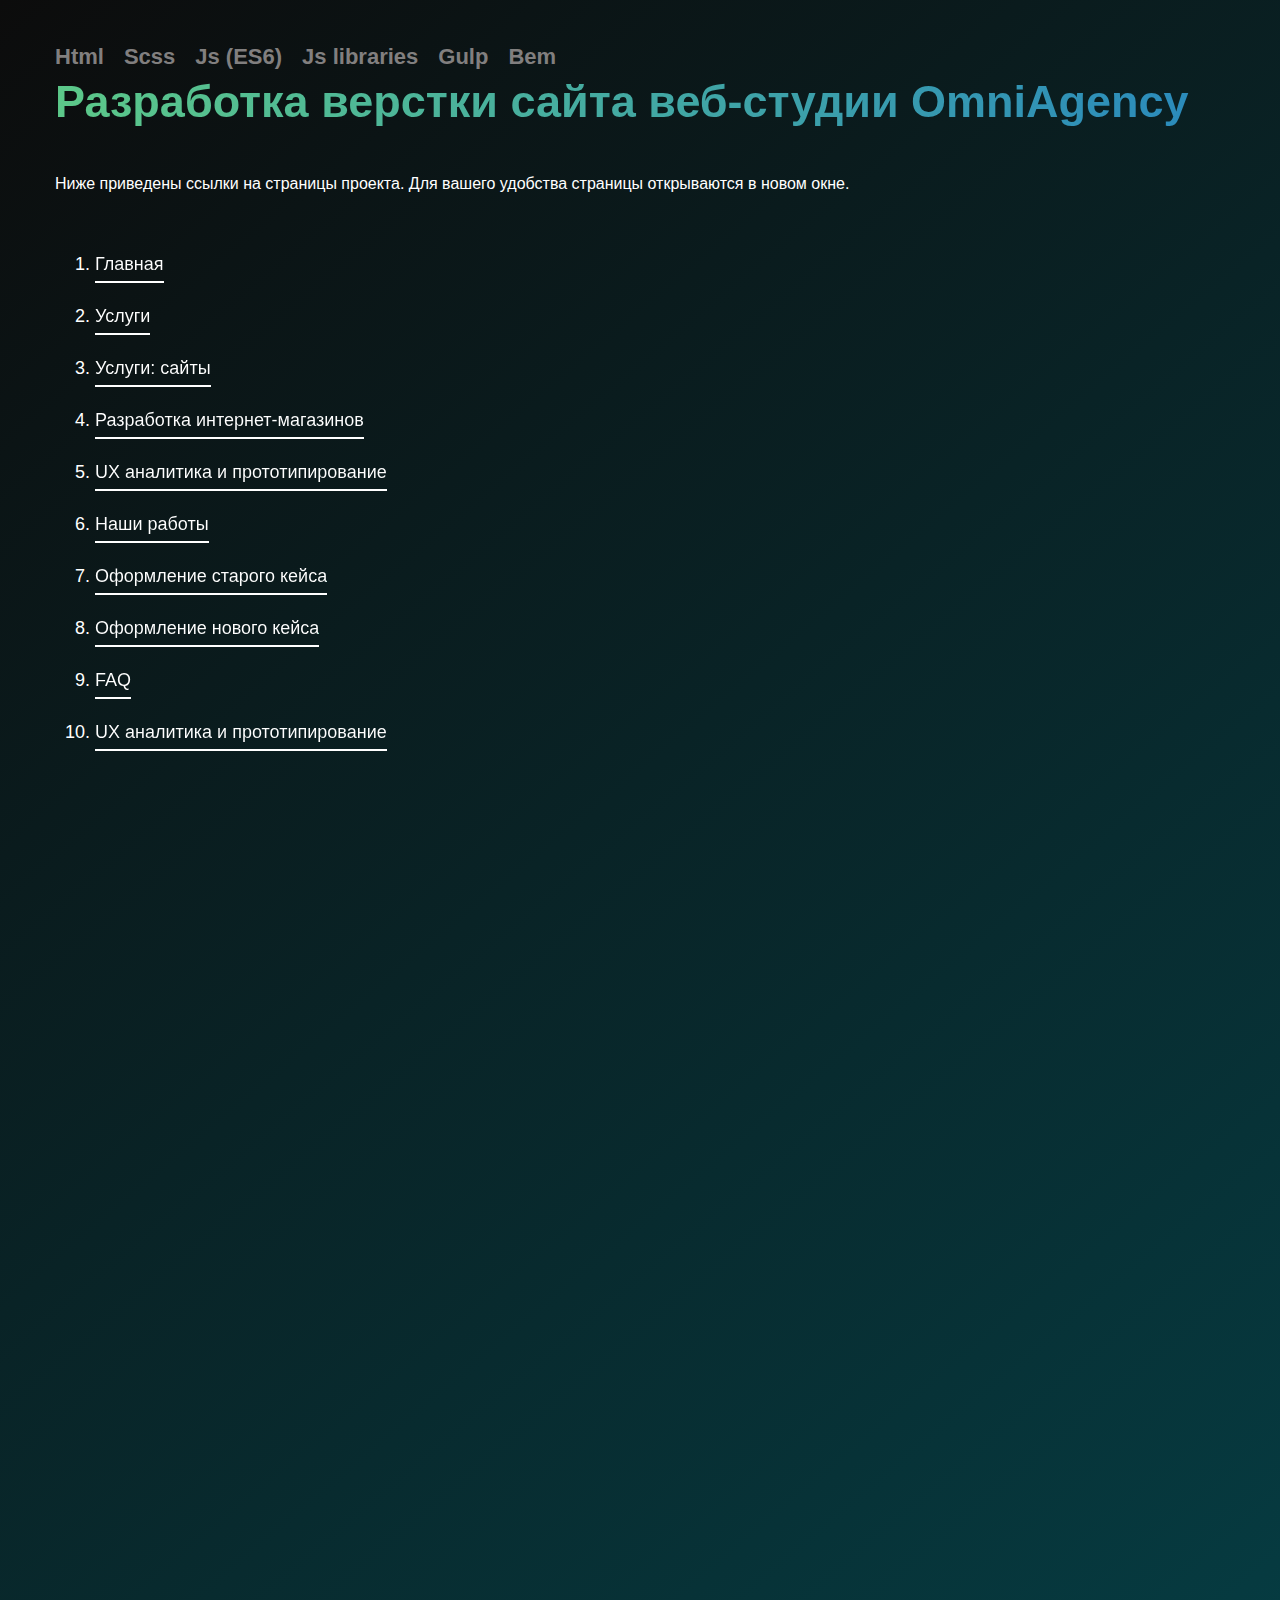
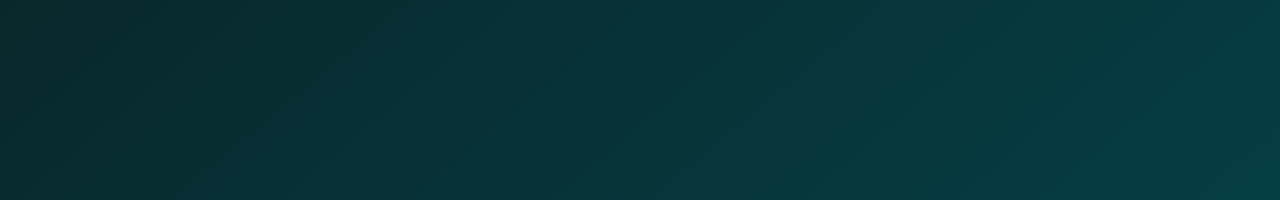
<file: index.html>
<!DOCTYPE html>
<html lang="ru" class="page">

<head>
  <meta charset="UTF-8">
  <meta name="viewport" content="width=device-width, initial-scale=1.0">
  <link rel="shortcut icon" href="favicon.ico" type="image/x-icon">
  <meta http-equiv="X-UA-Compatible" content="ie=edge">
  <meta name="theme-color" content="#111111">
  <title>OmniAgency</title>
  <link rel="apple-touch-icon" sizes="180x180" href="img/favicon/apple-touch-icon.png">
  <link rel="icon" type="image/png" sizes="32x32" href="img/favicon/favicon-32x32.png">
  <link rel="icon" type="image/png" sizes="16x16" href="img/favicon/favicon-16x16.png">
  <link rel="stylesheet" href="css/vendor.css">
  <link rel="stylesheet" href="css/main.css">
  <script defer src="js/main.js"></script>
</head>

<style>
  @keyframes gradient {
    0% {
      background-position: 0 50%;
    }
    50% {
      background-position: 100% 50%;
    }
    100% {
      background-position: 0 50%;
    }
  }

  html, body {
    height: 100%;
    color: #fff;
    background: -o-linear-gradient(310deg, #000000, #04523c);
    background: linear-gradient(140deg, #0c0c0c, #03515a);
    background-repeat: no-repeat;
    background-size: 200%;
    animation: gradient 10s infinite;
    font-family:Arial, Helvetica, sans-serif;
  }

  html {
    height: 200% !important;
  }

  li {
    list-style: none;
    list-style-type: decimal;
    font-size: 18px;
    margin-top: 15px;
  }
  .index {
    max-width: 1200px;
    margin: 0 auto;
    padding: 40px 15px;
  }
  h1 {
    width: fit-content;
    font-size: 45px;
    font-weight: 600;
    line-height: 130%;
    background-image: linear-gradient(to right, #5cc889, #2b8bbb);
    color: transparent;
    background-clip: text;
    -webkit-background-clip: text;
  }
  a {
    background-image: linear-gradient(
      to right,
      #1dd994,
      #1dd994 50%,
      #ffffff 50%
    );
    background-size: 200% 100%;
    background-position: -100%;
    display: inline-block;
    padding: 5px 0;
    position: relative;
    -webkit-background-clip: text;
    -webkit-text-fill-color: transparent;
    transition: all 0.3s ease-in-out;
  }

  a::before{
    content: '';
    background: #1dd994;
    display: block;
    position: absolute;
    bottom: 0;
    left: 0;
    width: 0;
    height: 2px;
    transition: all 0.3s ease-in-out;
  }
  a::after{
    content: '';
    background: #ffffff;
    display: block;
    position: absolute;
    bottom: 0;
    right: 0;
    width: 100%;
    height: 2px;
    transition: all 0.3s ease-in-out;
  }

  a:hover {
    background-position: 0;
  }

  a:hover::before{
    width: 100%;
  }
  a:hover::after{
    width: 0;
  }

  .disc {
    display: block;
    font-size: 16px;
    margin: 40px 0 50px;
  }

  .stack {
    display: flex;
    column-gap: 20px;
    row-gap: 5px;
    flex-wrap: wrap;
  }
  .stack span {
    font-size: 22px;
    font-weight: 600;
    color: #817f7f;
  }
</style>

<body class="page__body">
  <main class="main">
    <div class="index">
      <div class="stack">
        <span>Html</span>
        <span>Scss</span>
        <span>Js (ES6)</span>
        <span>Js libraries</span>
        <span>Gulp</span>
        <span>Bem</span>
      </div>
      <h1>Разработка верстки сайта веб-студии OmniAgency</h1>
      <span class="disc">Ниже приведены ссылки на страницы проекта. Для вашего удобства страницы открываются в новом окне.</span>
      <ol>
        <li>
          <a href="main-page.html" target="_blank">Главная</a>
        </li>
        <li>
          <a href="services.html" target="_blank">Услуги</a>
        </li>
        <li>
          <a href="sites.html" target="_blank">Услуги: сайты</a>
        </li>
        <li>
          <a href="develop.html" target="_blank">Разработка интернет-магазинов</a>
        </li>
        <li>
          <a href="ux.html" target="_blank">UX аналитика и прототипирование</a>
        </li>
        <li>
          <a href="projects.html" target="_blank">Наши работы</a>
        </li>
        <li>
          <a href="case-old.html" target="_blank">Оформление старого кейса</a>
        </li>
        <li>
          <a href="case-new.html" target="_blank">Оформление нового кейса</a>
        </li>
        <li>
          <a href="faq.html" target="_blank">FAQ</a>
        </li>
        <li>
          <a href="ux.html" target="_blank">UX аналитика и прототипирование</a>
        </li>
      </ol>
    </div>
  </main>
</body>

</html>
</file>
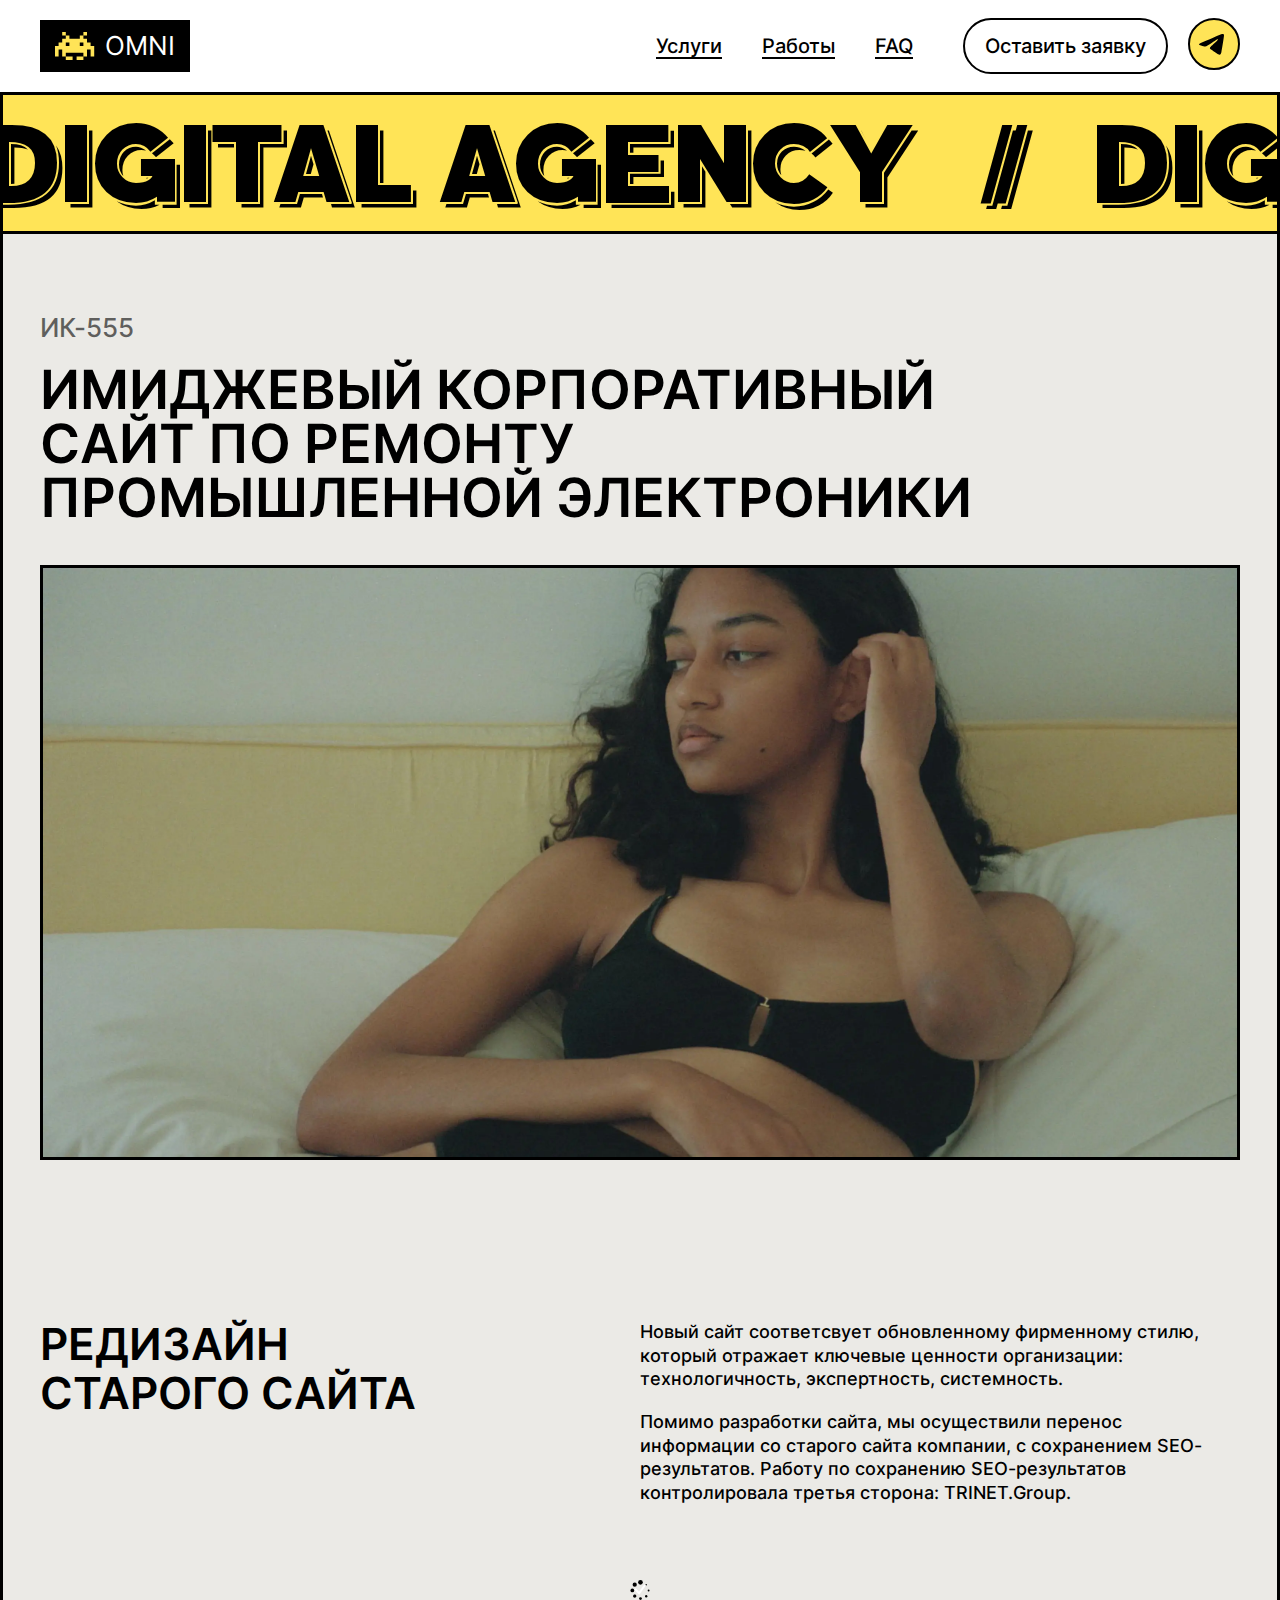
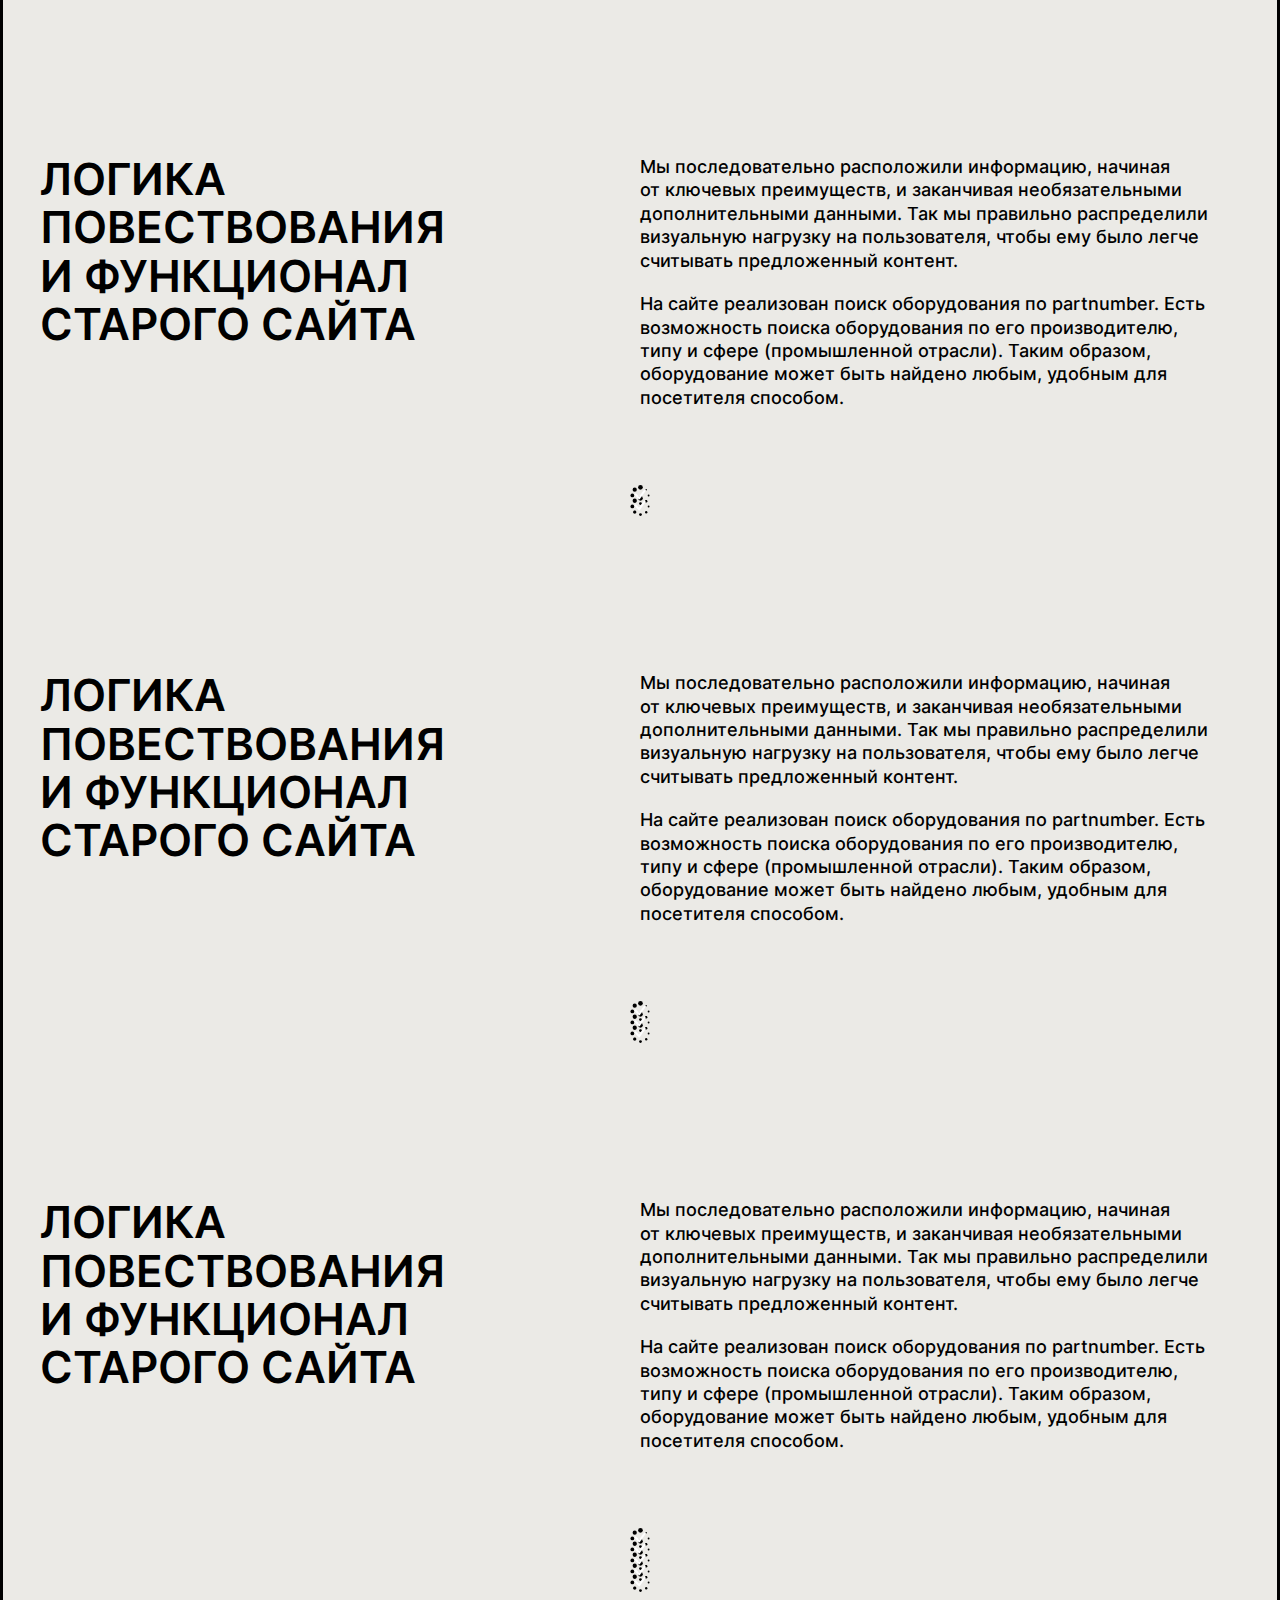
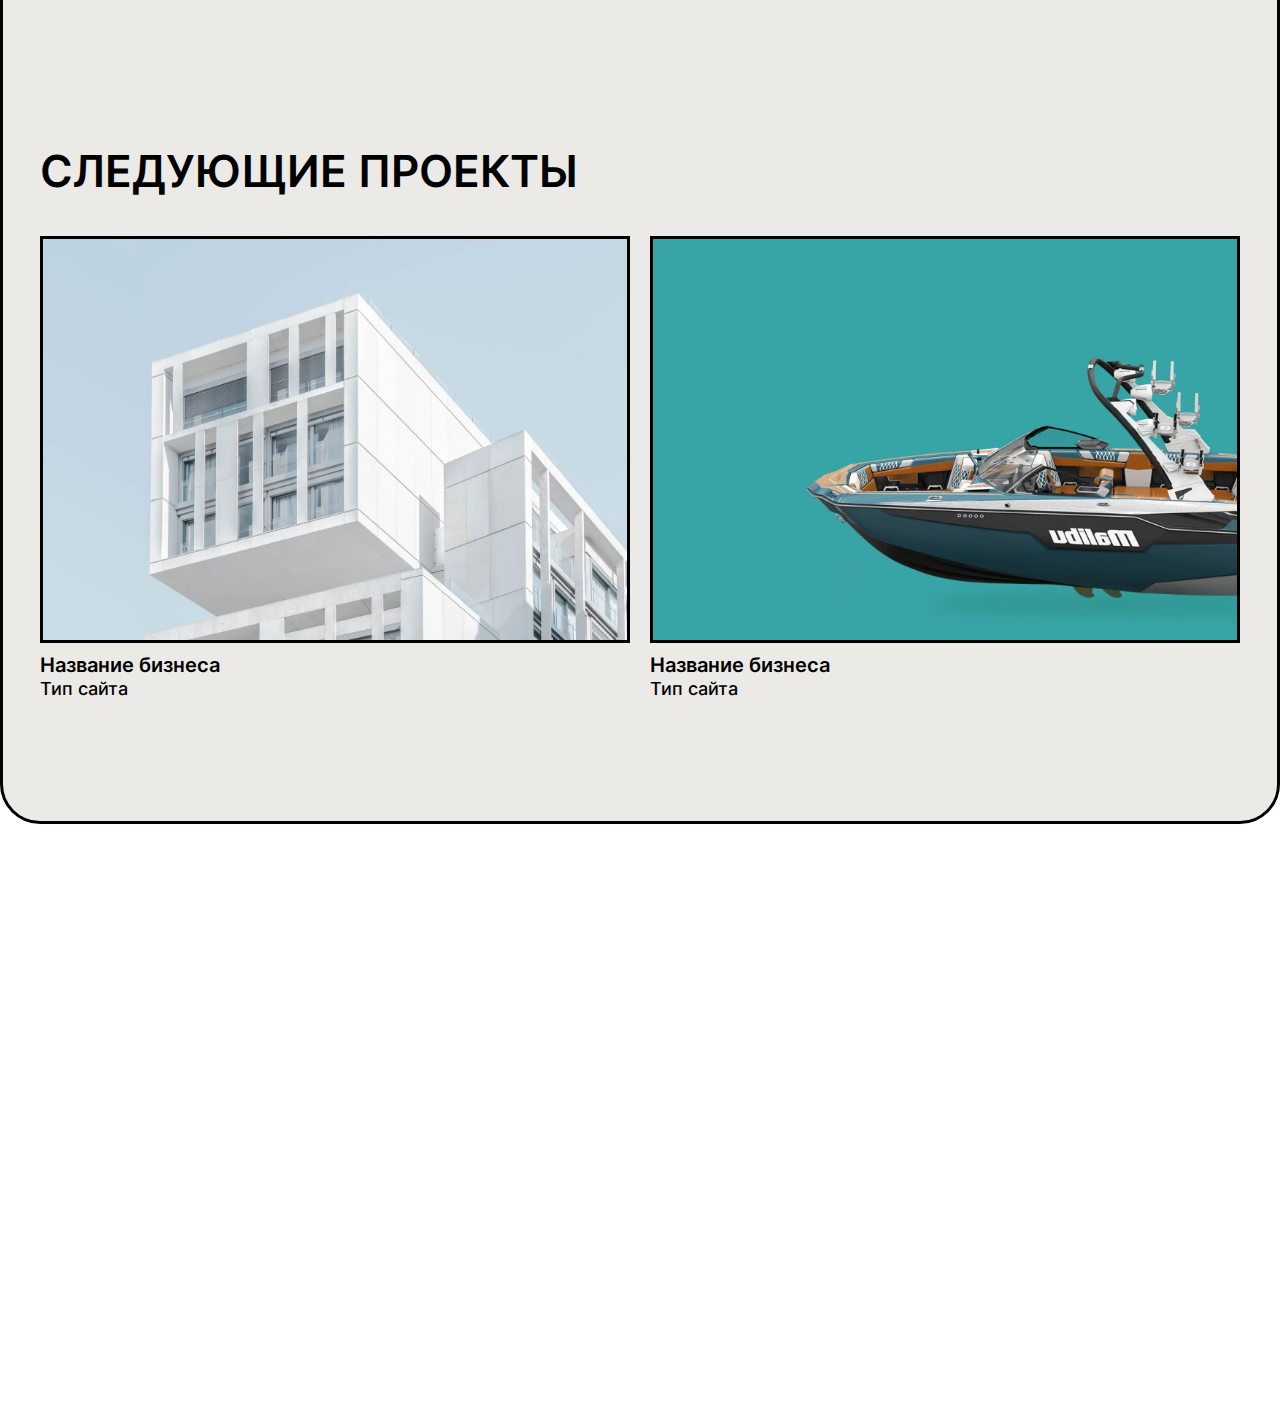
<file: case-new.html>
<!DOCTYPE html>
<html lang="ru" class="page">

<head>
  <meta charset="UTF-8">
  <meta name="viewport" content="width=device-width, initial-scale=1.0">
  <link rel="shortcut icon" href="favicon.ico" type="image/x-icon">
  <meta http-equiv="X-UA-Compatible" content="ie=edge">
  <meta name="theme-color" content="#111111">
  <title>OmniAgency</title>
  <link rel="apple-touch-icon" sizes="180x180" href="img/favicon/apple-touch-icon.png">
  <link rel="icon" type="image/png" sizes="32x32" href="img/favicon/favicon-32x32.png">
  <link rel="icon" type="image/png" sizes="16x16" href="img/favicon/favicon-16x16.png">
  <link rel="manifest" href="img/favicon/site.webmanifest">
  <link rel="stylesheet" href="css/vendor.css">
  <link rel="stylesheet" href="css/main.css">
  <script defer src="js/main.js"></script>
</head>

<body class="page__body">
  <header class="header">
  <div class="header__content">
    <div class="container header__container">
      <div class="header__body">
        <a href="#" class="header__logo">
          <svg class="">
            <use xlink:href="img/sprite.svg#logo"></use>
          </svg>
          <span class="header__logo-title">Omni</span>
        </a>
        <div class="header__menu">
          <nav class="header__nav">
            <ul class="header__list list-reset">
              <li class="header__link">
                <a href="#">Услуги</a>
              </li>
              <li class="header__link">
                <a href="#">Работы</a>
              </li>
              <li class="header__link">
                <a href="#">FAQ</a>
              </li>
            </ul>
          </nav>
          <div class="header__btns">
            <button class="header__btn header__btn-app btn-main popup-open" data-popup="#popup-req">Оставить заявку</button>
            <a href="#" class="header__btn header__btn-telegram">
              <svg class="">
                <use xlink:href="img/sprite.svg#telegram"></use>
              </svg>
            </a>
          </div>
        </div>
        <button class="header__burger burger" aria-label="Открыть меню" aria-expanded="false"  data-burger>
          <span class="burger__line"></span>
        </button>
      </div>
    </div>
  </div>

  <div class="header-mobile-menu" data-menu>
    <div class="container header-mobile-menu__container">
      <nav class="header-mobile-menu__nav">
        <ul class="header-mobile-menu__list list-reset">
          <li class="header-mobile-menu__link">
            <a href="#">
              <svg viewBox="0 0 313 62" fill="none" xmlns="http://www.w3.org/2000/svg">
                <path fill-rule="evenodd" clip-rule="evenodd" d="M12.0326 61.2898H19.4473C22.8944 61.2898 26.0127 60.6441 28.6545 59.1789L28.6629 59.1743L28.6713 59.1695C31.1177 57.7922 33.1827 55.9791 34.8395 53.7424L34.8474 53.7317C36.3714 51.6552 37.6821 49.4217 38.7804 47.0357L38.791 47.0127L59.1529 0.735796H37.7974L30.8582 18.3377L21.8033 0.735796H0L2.71955 5.7358H2.04677L21.7206 41.907C21.4635 42.6912 21.2115 43.146 21.0305 43.3831L21.0232 43.3928C20.9865 43.4412 20.881 43.5689 20.4997 43.6819C19.9762 43.8223 19.0687 43.9375 17.6604 43.9375H12.0326V61.2898ZM26.7738 56.78C26.9179 56.7077 27.0598 56.6329 27.1995 56.5554C29.2842 55.3816 31.0274 53.8487 32.4289 51.9567C33.8304 50.0471 35.0392 47.9886 36.0553 45.7813L54.5553 3.7358H39.8394L39.0509 5.7358H51.5553L33.0553 47.7813C32.0392 49.9886 30.8304 52.0471 29.4289 53.9567C28.6495 55.0088 27.7645 55.9499 26.7738 56.78ZM29.968 23.1656L19.9729 3.7358H5.04677L6.13459 5.7358H16.9729L28.2201 27.5994L29.968 23.1656ZM20.7554 46.6987C19.9341 46.8579 18.9024 46.9375 17.6604 46.9375H15.0326V48.935C16.3993 48.9166 17.4928 48.7948 18.3131 48.5696C19.2241 48.3068 19.9249 47.8513 20.4154 47.2031C20.533 47.0491 20.6463 46.8809 20.7554 46.6987Z" fill="black"/>
                <path fill-rule="evenodd" clip-rule="evenodd" d="M109.034 26.9176L108.761 23.6672C108.454 19.9949 107.57 16.6401 106.057 13.6531C104.564 10.7079 102.574 8.19572 100.087 6.1521C97.621 4.10832 94.7768 2.57615 91.5895 1.53978C88.3977 0.501973 84.9532 0 81.2804 0C75.9922 0 71.1173 1.16337 66.72 3.5377C62.2639 5.92602 58.7446 9.4571 56.1712 14.0381C53.5461 18.6934 52.3174 24.2768 52.3174 30.6449C52.3174 30.9866 52.3209 31.3261 52.3279 31.6633C52.3209 31.9876 52.3174 32.3148 52.3174 32.6449C52.3174 38.6013 53.4473 43.638 55.7073 47.755C57.9847 51.8719 61.0768 54.9903 64.9836 57.1101C66.0164 57.668 67.0844 58.1525 68.1876 58.5636C72.1707 60.3952 76.5511 61.2898 81.2804 61.2898C85.524 61.2898 89.381 60.6395 92.7887 59.2563C96.0806 57.9202 98.9219 56.1237 101.252 53.8337C103.513 51.6119 105.299 49.1527 106.569 46.4533L106.572 46.4455C106.97 45.592 107.318 44.7357 107.614 43.8772V60.554H114.188C119.072 60.554 123.326 59.6757 126.725 57.6663C130.233 55.5921 132.695 52.2768 134.243 48.0479C135.755 43.9186 136.622 38.5817 136.945 32.162L136.945 32.1602L137.644 18.0881H143.247V60.554H163.332V8.10677L181.717 41.907C181.46 42.6912 181.208 43.146 181.027 43.3831L181.019 43.3928C180.983 43.4412 180.877 43.5689 180.496 43.6819C179.972 43.8223 179.065 43.9375 177.656 43.9375H172.029V61.2898H179.443C182.89 61.2898 186.009 60.6441 188.651 59.1789L188.659 59.1743L188.667 59.1695C191.114 57.7922 193.179 55.9791 194.836 53.7424L194.843 53.7317C196.368 51.6552 197.678 49.4217 198.777 47.0357L198.787 47.0127L216.281 7.25274V60.554H236.892V18.5085H259.569V60.554H276.34L291.523 38.4763V60.554H312.134V0.735796H295.141L280.179 22.7679V0.735796H197.793L190.854 18.3377L181.799 0.735796H118.445L117.496 26.2237L117.496 26.2258C117.324 30.9444 116.923 34.5191 116.337 37.0338L116.334 37.0473C115.755 39.5884 115.003 41.0182 114.331 41.7393L114.33 41.7404C113.642 42.4802 112.788 42.9461 111.639 43.1299L107.675 43.6961C108.26 41.9531 108.628 40.2009 108.763 38.4432L109.01 35.236L88.374 35.0896L87.9847 37.6585C87.8567 38.5039 87.617 39.2053 87.2943 39.7951L87.2894 39.8039L87.2846 39.8128C86.9764 40.3853 86.5853 40.8595 86.1024 41.2566C85.6341 41.6416 85.0496 41.9686 84.3089 42.214C83.5849 42.4368 82.6914 42.571 81.5958 42.571C79.716 42.571 78.2914 42.1395 77.1807 41.4134C76.0912 40.6843 75.1549 39.5487 74.4488 37.8105C73.7552 36.0421 73.3486 33.6871 73.3486 30.6449C73.3486 27.7932 73.7422 25.5105 74.4314 23.7195C75.1271 21.9569 76.0724 20.7593 77.2009 19.9581C78.3083 19.1836 79.7531 18.7188 81.7009 18.7188C82.5514 18.7188 83.2735 18.8119 83.8863 18.9721C84.3956 19.266 84.857 19.6103 85.2705 20.005C86.0589 20.7232 86.672 21.5817 87.11 22.5803C87.5655 23.5788 87.8458 24.6913 87.9509 25.9176H88.1113L88.197 26.9176H109.034ZM102.536 23.9176H105.772C105.685 22.8815 105.549 21.8815 105.363 20.9176C104.948 18.7686 104.288 16.7992 103.381 15.0092C102.067 12.4164 100.332 10.2353 98.1775 8.46591C96.0226 6.67898 93.5174 5.32126 90.6618 4.39275C87.8063 3.46425 84.6791 3 81.2804 3C76.4452 3 72.0655 4.0599 68.1412 6.17969C66.9518 6.81691 65.8363 7.54668 64.7949 8.369C64.9096 8.30502 65.0251 8.2419 65.1412 8.17969C69.0655 6.0599 73.4452 5 78.2804 5C81.6791 5 84.8062 5.46425 87.6618 6.39275C90.5174 7.32126 93.0226 8.67898 95.1775 10.4659C97.3323 12.2353 99.0667 14.4164 100.381 17.0092C101.427 19.0733 102.145 21.3761 102.536 23.9176ZM94.574 55.0861C96.3057 54.1205 97.8309 52.9898 99.1498 51.6939C101.182 49.6967 102.75 47.5244 103.854 45.1768C104.477 43.8405 104.953 42.5181 105.28 41.2097C105.532 40.2025 105.696 39.2036 105.772 38.2131L90.9509 38.108C90.8424 38.8242 90.67 39.4967 90.4338 40.1256L102.772 40.2131C102.597 42.4905 101.957 44.8118 100.854 47.1768C99.7499 49.5244 98.182 51.6967 96.1498 53.6939C95.6537 54.1813 95.1284 54.6454 94.574 55.0861ZM85.744 44.8845C85.5739 44.951 85.4 45.0134 85.2222 45.0717C84.1535 45.4046 82.9447 45.571 81.5958 45.571C79.2307 45.571 77.2073 45.0192 75.5255 43.9155C73.8437 42.7943 72.556 41.13 71.6625 38.9226C70.7866 36.6977 70.3486 33.9384 70.3486 30.6449C70.3486 27.5265 70.7778 24.8549 71.6363 22.63C72.2859 20.9799 73.1572 19.6141 74.25 18.5325C73.6178 18.794 73.0255 19.1183 72.4729 19.5057C70.7911 20.697 69.5122 22.4051 68.6363 24.63C67.7778 26.8549 67.3486 29.5265 67.3486 32.6449C67.3486 35.9384 67.7866 38.6977 68.6625 40.9226C69.556 43.13 70.8436 44.7943 72.5255 45.9155C74.2073 47.0192 76.2307 47.571 78.5958 47.571C79.9447 47.571 81.1535 47.4046 82.2222 47.0717C83.2909 46.7214 84.2194 46.2221 85.0077 45.5739C85.2696 45.3586 85.515 45.1288 85.744 44.8845ZM306.134 57.554H309.134V3.7358H296.731L295.372 5.7358H306.134V57.554ZM277.179 30.1078V3.7358H262.569V5.7358H274.179V33.9062H274.6L277.179 30.1078ZM273.137 57.554H274.762L291.523 33.1821V31.2784H291.208L273.137 57.554ZM230.892 57.554H233.892V17.5085H230.892V57.554ZM254.122 15.5085H257.122V3.7358H219.281V5.7358H254.122V15.5085ZM186.77 56.78C186.914 56.7077 187.056 56.6328 187.196 56.5554C189.28 55.3816 191.023 53.8487 192.425 51.9567C193.826 50.0471 195.035 47.9886 196.051 45.7813L214.551 3.7358H199.835L199.047 5.7358H211.551L193.051 47.7813C192.035 49.9886 190.826 52.0471 189.425 53.9567C188.646 55.0088 187.761 55.9499 186.77 56.78ZM189.964 23.1656L179.969 3.7358H165.043L166.131 5.7358H176.969L188.216 27.5994L189.964 23.1656ZM180.752 46.6987C179.93 46.8579 178.899 46.9375 177.656 46.9375H175.029V48.935C176.395 48.9166 177.489 48.7948 178.309 48.5696C179.22 48.3068 179.921 47.8513 180.411 47.2031C180.529 47.0491 180.642 46.8809 180.752 46.6987ZM157.332 57.554H160.332V3.7358H121.335L121.261 5.7358H157.332V57.554ZM113.584 45.7214C113.111 45.889 112.611 46.0141 112.085 46.0966L110.614 46.3068V47.7108C111.735 47.3085 112.705 46.6663 113.526 45.7841C113.546 45.7634 113.565 45.7425 113.584 45.7214ZM124.181 55.6297C124.532 55.4591 124.871 55.2771 125.198 55.0838C127.984 53.437 130.06 50.7479 131.426 47.0163C132.793 43.2848 133.634 38.2831 133.949 32.0114L134.69 17.0881H131.79L130.949 34.0114C130.634 40.2831 129.793 45.2848 128.426 49.0163C127.406 51.8015 125.991 54.006 124.181 55.6297Z" fill="black"/>
              </svg>
            </a>
          </li>
          <li class="header-mobile-menu__link">
            <a href="#">
              <svg viewBox="0 0 323 63" fill="none" xmlns="http://www.w3.org/2000/svg">
                <path fill-rule="evenodd" clip-rule="evenodd" d="M176.545 0.00740785C174.313 0.0870259 172.323 0.331166 170.331 0.769545C165.897 1.74567 161.745 3.68817 158.434 6.33526C157.598 7.00363 156.936 7.59926 156.15 8.39201C155.202 9.34727 154.465 10.2007 153.648 11.2916C151.998 13.4933 150.694 15.8653 149.75 18.3841C148.571 21.5282 147.884 24.9723 147.66 28.851C147.65 29.0255 147.641 29.17 147.639 29.1721C147.637 29.1743 147.573 29.0865 147.498 28.9769C147.039 28.3064 146.496 27.6074 145.96 26.9968C145.445 26.4105 144.805 25.7672 144.212 25.2389C142.094 23.3531 139.564 21.8492 136.634 20.7346C136.443 20.6619 136.261 20.5923 136.229 20.58C136.18 20.5607 136.887 20.5573 141.102 20.5566L146.031 20.5558V10.634V0.712227L123.121 0.716309L100.211 0.720376L100.203 24.5422L100.194 48.3641L92.3271 24.591C88.0001 11.5158 84.4502 0.794171 84.4385 0.765089L84.4171 0.712227L71.5306 0.716293L58.6442 0.720376L54.8987 12.0375L51.1532 23.3546L51.1497 23.2117C51.1399 22.8105 51.1083 22.0848 51.0868 21.7675C50.8661 18.5088 50.0907 15.5499 48.7618 12.8949C46.9901 9.35522 44.3268 6.44193 40.9519 4.35211C37.5252 2.23018 33.6331 1.05183 29.1442 0.77732C28.9872 0.767723 28.7047 0.751572 28.5163 0.741456C28.2682 0.728102 24.2942 0.721433 14.0869 0.717204L0 0.711381V31.4937V62.276H11.3511H22.7021L22.7062 54.3507L22.7103 46.4255L25.3524 46.4158C27.0139 46.4097 28.1094 46.3993 28.3043 46.3876C29.2725 46.3298 29.7509 46.2916 30.3918 46.221C35.3506 45.6748 39.7292 43.953 43.2093 41.1807C44.2031 40.389 45.2366 39.3908 46.0023 38.483C46.098 38.3695 46.1895 38.2625 46.2057 38.2451C46.2245 38.2249 46.1768 38.3891 46.0735 38.7005C45.3047 41.0171 38.2773 62.2596 38.2773 62.2667C38.2773 62.2718 43.7614 62.2759 50.4642 62.2759L62.6511 62.2758L64.1993 57.1605L65.7475 52.0452H71.2146H76.6818L76.7149 52.1549C76.7331 52.2153 77.3356 54.2064 78.0538 56.5794C78.772 58.9525 79.3597 60.8976 79.3597 60.9019C79.3597 60.9062 79.5049 60.9097 79.6825 60.9097H80.0053L80.2106 61.5887L80.4158 62.2678H102.879C126.356 62.2678 125.565 62.27 126.705 62.2022C130.338 61.9859 133.62 61.2985 136.564 60.1376C140.91 58.423 144.411 55.8357 146.873 52.5168C148.154 50.7914 149.089 49.0265 149.751 47.085L149.854 46.7848L149.876 46.841C149.967 47.0651 150.246 47.6714 150.433 48.0521C151.312 49.8429 152.515 51.6618 153.844 53.2081C154.624 54.1155 155.564 55.0503 156.444 55.7943C158.532 57.5582 160.871 58.9102 163.59 59.9237C163.768 59.9902 164.024 60.0956 164.158 60.158C167.567 61.7375 171.43 62.6864 175.461 62.9339C176.896 63.0221 178.511 63.022 179.962 62.9337C185.78 62.5797 191.208 60.7566 195.618 57.6756C198.906 55.3789 201.667 52.3276 203.762 48.6737C205.676 45.3375 206.916 41.519 207.482 37.2194C207.647 35.9679 207.747 34.77 207.813 33.267C207.84 32.6401 207.84 30.3459 207.813 29.7293C207.706 27.341 207.492 25.4436 207.108 23.4908C206.942 22.6495 206.682 21.5571 206.476 20.8363L206.395 20.5558H212.452H218.508V41.4159V62.276H229.761H241.015V41.4159V20.5558H247.864H254.714L254.718 41.4118L254.722 62.2678H267.305C280.399 62.2678 280.094 62.2693 281.233 62.202C286.132 61.9128 290.41 60.7598 294.149 58.7212C296.749 57.304 298.93 55.5424 300.686 53.4417L300.926 53.1549L300.934 57.7114L300.942 62.2678L311.971 62.2719L323 62.276V31.4941V0.712227L311.971 0.716293L300.942 0.720376L300.938 14.1108L300.934 27.5013L300.8 27.3426C299.876 26.2452 298.766 25.1809 297.633 24.3047C296.026 23.0612 294.215 22.0078 292.223 21.1563C288.829 19.7061 285.09 18.9038 280.784 18.7016C280.154 18.672 279.195 18.6532 278.301 18.653L277.433 18.6527V9.68249V0.712243H239.922H202.411L202.41 6.44979C202.409 12.0837 202.409 12.1866 202.378 12.1467C202.361 12.1243 202.262 11.9852 202.157 11.8376C200.418 9.38646 198.239 7.19811 195.839 5.49172C192.957 3.4427 189.541 1.88392 185.955 0.980993C183.734 0.421731 181.51 0.110659 179.032 0.0129861C178.678 -0.000969426 176.892 -0.00496995 176.545 0.00740785ZM178.365 4.07889C179.311 4.1002 179.961 4.13756 180.785 4.21804C184.474 4.578 187.836 5.58524 190.977 7.27088C193.59 8.67342 195.832 10.5026 197.722 12.7729C199.469 14.8703 200.901 17.3255 201.845 19.8401C202.87 22.5693 203.467 25.5319 203.674 28.9161C203.73 29.8317 203.74 30.2138 203.74 31.5022C203.74 32.7891 203.731 33.1422 203.674 34.0721C203.37 39.0654 202.182 43.3046 200.092 46.8566C197.962 50.4743 195.222 53.2544 191.77 55.3013C191.477 55.4744 190.969 55.7589 190.832 55.8255L190.742 55.8692L190.8 55.8155C190.832 55.7859 190.967 55.6666 191.101 55.5503C192.98 53.92 194.656 51.874 196.013 49.5563C196.304 49.0587 196.498 48.6991 196.774 48.1449C198.414 44.8471 199.349 41.0237 199.597 36.6014C199.681 35.1106 199.681 33.3308 199.597 31.8357C199.333 27.1178 198.276 23.0465 196.429 19.6368C194.921 16.854 192.988 14.462 190.709 12.5615C189.583 11.6218 188.325 10.7712 186.983 10.0416C183.561 8.18195 179.776 7.11417 175.681 6.85323C174.885 6.80253 174.38 6.79129 173.308 6.80038C172.28 6.80912 172.069 6.8164 171.326 6.86907C167.602 7.13292 164.182 8.04725 161.023 9.62353C160.805 9.73207 160.627 9.81806 160.627 9.81461C160.627 9.81117 160.783 9.68413 160.974 9.53231C161.887 8.80528 162.806 8.17834 163.775 7.62111C167.69 5.37061 172.101 4.18543 176.953 4.08011C177.253 4.07359 177.543 4.06725 177.597 4.06603C177.651 4.06482 177.996 4.0706 178.365 4.07889ZM27.9455 4.81128C30.3227 4.87855 32.3644 5.19499 34.3494 5.80383C37.02 6.62296 39.4565 8.00108 41.4086 9.79661C42.0122 10.3518 42.6223 11.0041 43.1266 11.6336C45.4311 14.5099 46.7313 17.9837 47.0019 21.9871C47.0539 22.7566 47.0691 24.0438 47.0349 24.7684C46.9003 27.6136 46.3102 30.0568 45.2181 32.2911C44.5734 33.61 43.7146 34.8993 42.7369 36.0158C42.4523 36.3409 41.6578 37.1395 41.3433 37.4167C40.2108 38.4149 38.9993 39.2379 37.6412 39.9317L37.2906 40.1108L37.4781 39.9358C38.8626 38.6441 39.994 37.1643 40.9042 35.4547C41.6406 34.0714 42.2229 32.415 42.5566 30.754C43.1245 27.9273 43.1071 24.5908 42.5099 21.7696C41.956 19.1532 40.9124 16.8309 39.3714 14.7857C38.8809 14.1347 38.4753 13.6648 37.9024 13.0839C36.733 11.8979 35.4353 10.9175 33.9227 10.077C31.9005 8.95321 29.624 8.19364 27.1382 7.81323C26.2956 7.6843 25.5401 7.60998 24.3657 7.54051C24.1331 7.52675 21.3633 7.52013 14.0624 7.51589L4.07725 7.51008V6.16329C4.07725 5.42254 4.08215 4.81161 4.08813 4.80565C4.10617 4.78765 27.3042 4.79313 27.9455 4.81128ZM90.0772 30.811C94.8117 45.1154 98.7872 57.1283 98.9118 57.5062L99.1382 58.1935L96.6433 58.1894L94.1485 58.1853L85.7679 32.8637C81.1585 18.9368 77.3829 7.53513 77.3776 7.52661C77.3716 7.5168 74.3036 7.51109 69.0369 7.51109H60.7058L60.84 7.10039C60.9139 6.8745 61.1155 6.26334 61.288 5.74223L61.6018 4.79477L71.5354 4.79885L81.4691 4.80294L90.0772 30.811ZM141.937 10.634V16.4732H139.891H137.844V11.9921V7.51109H121.07H104.296V6.15295V4.7948H123.117H141.937V10.634ZM253.03 10.6381L253.034 16.4732H250.988H248.941L248.937 11.9962L248.933 7.51922L227.719 7.51516L206.505 7.51107V6.15293V4.79479L229.765 4.79887L253.026 4.80294L253.03 10.6381ZM273.339 13.7639V22.7329L276.695 22.7403C278.761 22.7449 280.182 22.7545 280.393 22.7653C282.714 22.884 284.353 23.0891 286.15 23.4855C289.71 24.271 292.882 25.7247 295.343 27.6988C297.344 29.3041 298.957 31.36 299.934 33.5516C300.34 34.462 300.692 35.5431 300.892 36.4918L300.934 36.6913V40.2682V43.845L300.86 44.1756C300.425 46.1267 299.646 47.9105 298.511 49.5566C296.977 51.7829 294.998 53.5587 292.445 55.0004C292.163 55.1599 291.618 55.4467 291.611 55.4397C291.609 55.4373 291.671 55.3807 291.749 55.3139C291.985 55.112 292.904 54.1862 293.162 53.8913C295.641 51.0538 296.935 47.8854 297.15 44.1239C297.195 43.3213 297.186 42.2467 297.125 41.47C296.92 38.8204 296.16 36.4694 294.839 34.4009C293.886 32.908 292.661 31.5475 291.249 30.4149C289.766 29.2244 288.026 28.2262 286.043 27.4266C283.316 26.3276 280.245 25.6922 276.772 25.5089C275.874 25.4615 275.114 25.452 272.193 25.4518L269.262 25.4516L269.258 16.4854L269.254 7.51922L264.031 7.51512L258.808 7.51104V6.16376C258.808 5.42277 258.813 4.81161 258.819 4.80565C258.825 4.79968 262.094 4.7948 266.084 4.7948H273.339V13.7639ZM319.559 31.4941V58.1934H317.52H315.482L315.477 32.8563L315.473 7.51922L310.25 7.51512L305.027 7.51104V6.15291V4.7948H312.293H319.559V31.4941ZM18.6086 25.0863V31.0808L21.5646 31.0747C24.1534 31.0693 24.5561 31.0652 24.806 31.0417C25.3928 30.9865 25.8656 30.9149 26.3284 30.8113C26.4346 30.7874 26.5244 30.7708 26.5278 30.7742C26.5312 30.7776 26.4712 30.8639 26.3944 30.966C25.2858 32.4392 23.597 33.3657 21.461 33.6727C20.6441 33.7901 20.4563 33.7956 17.2998 33.7956L14.5313 33.7956V26.4438V19.0919H16.57H18.6086V25.0863ZM118.827 20.9693V22.7329L122.183 22.7403C124.27 22.7449 125.665 22.7544 125.873 22.7653C126.873 22.818 127.436 22.8585 128.075 22.9235C130.951 23.2161 133.554 23.8508 135.882 24.8272C138.08 25.7488 139.898 26.8687 141.489 28.2793C141.806 28.5603 142.583 29.3417 142.858 29.6561C145.04 32.1492 146.255 34.8834 146.633 38.1547C146.769 39.3336 146.784 40.7208 146.675 41.9526C146.451 44.4618 145.689 46.8064 144.436 48.8409C142.862 51.3952 140.661 53.4627 137.842 55.0345C137.566 55.1883 137.074 55.447 137.069 55.4412C137.066 55.4386 137.124 55.384 137.197 55.32C137.81 54.783 138.555 53.9986 139.124 53.2894C140.891 51.0911 141.98 48.6616 142.427 45.9213C142.523 45.3316 142.572 44.9023 142.626 44.1972C142.654 43.8177 142.654 42.1517 142.625 41.7574C142.457 39.4489 141.953 37.5336 141.032 35.6986C139.907 33.4563 138.165 31.4428 135.983 29.8636C133.681 28.1971 130.74 26.9205 127.585 26.2182C125.746 25.8087 124.105 25.6013 121.755 25.4816C121.546 25.471 120.117 25.4613 118.081 25.4566L114.75 25.4491V22.3274V19.2058H116.789H118.827V20.9693ZM236.921 38.6996V58.1934H234.882H232.844V38.6996V19.2058H234.882H236.921V38.6996ZM169.781 20.1044C168.245 21.9475 167.254 24.5321 166.85 27.7531C166.696 28.9835 166.638 30.0089 166.638 31.5022C166.639 32.6925 166.66 33.2533 166.744 34.2348C166.92 36.293 167.33 38.19 167.926 39.6999C168.713 41.6969 169.887 43.3098 171.356 44.4142C172.659 45.3939 174.321 46.0166 176.178 46.2211C176.684 46.2768 176.879 46.2883 177.483 46.2981C178.868 46.3207 180.111 46.1639 181.226 45.826C181.329 45.7948 181.415 45.771 181.417 45.7732C181.419 45.7754 181.338 45.8682 181.236 45.9794C180.222 47.0909 178.928 47.9404 177.512 48.4239C176.33 48.8278 175.08 49.0194 173.626 49.0194C171.708 49.0194 170.086 48.678 168.643 47.971C167.733 47.5245 167.043 47.0285 166.303 46.2885C165.484 45.4695 164.866 44.5943 164.297 43.449C163.82 42.4877 163.489 41.5588 163.197 40.3632C162.803 38.752 162.6 37.0363 162.552 34.9245C162.499 32.5841 162.688 30.3649 163.1 28.4932C163.399 27.1355 163.794 25.9979 164.346 24.9067C164.771 24.0648 165.186 23.4282 165.738 22.7678C165.985 22.4716 166.587 21.8696 166.866 21.6384C167.707 20.9411 168.587 20.437 169.638 20.0498C169.755 20.0069 169.86 19.9714 169.871 19.971C169.883 19.9706 169.842 20.0306 169.781 20.1044ZM24.3738 20.475C24.4994 20.4842 24.6902 20.5023 24.7979 20.5153C25.0225 20.5424 25.0223 20.5422 25.3847 20.831C26.524 21.7389 27.3472 23.1292 27.6446 24.6477L27.6798 24.8278L27.6143 25.0234C27.4661 25.4653 27.2079 25.8673 26.8988 26.1373C26.4723 26.5098 25.8825 26.7612 25.1322 26.8903C24.6525 26.9728 24.4785 26.9841 23.5624 26.9923L22.7021 27.0001V23.7291V20.4582L23.4238 20.4582C23.8207 20.4583 24.2482 20.4658 24.3738 20.475ZM178.29 20.7838C178.613 20.8034 178.942 20.8392 179.189 20.8815L179.372 20.9126L179.569 21.0457C180.12 21.4172 180.481 21.7151 180.958 22.1897C181.45 22.6801 181.793 23.0956 182.166 23.6543C182.668 24.405 183.051 25.1588 183.428 26.1347C184.133 27.9611 184.532 30.0195 184.666 32.5138C184.679 32.7503 184.677 32.9056 184.658 33.2132C184.519 35.4715 184.11 37.3215 183.423 38.7983C183.191 39.2976 182.848 39.8571 182.537 40.2448C182.358 40.468 181.955 40.8711 181.74 41.0419C180.928 41.6877 179.963 42.048 178.69 42.1812C178.351 42.2166 177.462 42.2303 177.083 42.2059C176.022 42.1376 175.164 41.9205 174.413 41.53C173.597 41.1058 172.898 40.403 172.323 39.4288C172.17 39.1704 171.877 38.5686 171.753 38.2604C171.328 37.2015 171.008 35.7762 170.855 34.2592C170.772 33.4367 170.741 32.8454 170.728 31.8519C170.692 28.9306 171.042 26.527 171.77 24.7115C171.897 24.3926 172.203 23.7762 172.368 23.5021C173.374 21.8401 174.77 20.996 176.823 20.8082C176.97 20.7947 177.139 20.7813 177.197 20.7785C177.459 20.766 178.045 20.7688 178.29 20.7838ZM68.3656 24.5721C68.8761 26.2604 69.0707 26.9256 69.064 26.9592C69.0589 26.9848 68.3711 29.2636 67.5357 32.0231C66.7002 34.7827 66.0126 37.0607 66.0076 37.0853L65.9985 37.13H69.0817H72.1649L72.2139 37.2886C72.3241 37.6452 72.9828 39.8284 72.9828 39.837C72.9828 39.8421 70.4904 39.8463 67.444 39.8463H61.9052L61.9146 39.8097C61.9197 39.7895 63.1186 35.8261 64.5787 31.0021L67.2334 22.2311L67.4457 22.2313L67.6579 22.2315L68.3656 24.5721ZM118.827 41.6686V46.8254L121.971 46.8194C125.31 46.813 125.221 46.8149 125.883 46.7352C126.183 46.699 126.641 46.6211 126.921 46.5586C127.053 46.529 127.161 46.5074 127.161 46.5105C127.161 46.5176 127.108 46.6017 127.096 46.6126C127.092 46.6171 127.068 46.6506 127.043 46.6871C127.018 46.7237 126.983 46.7694 126.965 46.7888C126.947 46.8082 126.936 46.824 126.941 46.824C126.947 46.824 126.934 46.8414 126.913 46.8626C126.893 46.8839 126.861 46.9222 126.843 46.9479C126.825 46.9735 126.781 47.0275 126.744 47.0678C126.708 47.1082 126.653 47.1696 126.622 47.2043C126.502 47.3398 126.077 47.7447 125.999 47.7977C125.979 47.8113 125.959 47.8269 125.955 47.8324C125.95 47.8379 125.917 47.8639 125.881 47.8903C125.845 47.9166 125.806 47.9474 125.794 47.9585C125.782 47.9697 125.768 47.9789 125.762 47.9789C125.756 47.9789 125.73 47.9964 125.705 48.0177C125.68 48.0391 125.635 48.0739 125.604 48.095C125.572 48.1161 125.547 48.1389 125.547 48.1456C125.547 48.1523 125.533 48.1578 125.516 48.1578C125.498 48.1578 125.482 48.1635 125.479 48.1704C125.471 48.1883 125.21 48.353 125.189 48.353C125.179 48.353 125.172 48.3585 125.172 48.3653C125.172 48.372 125.151 48.3866 125.127 48.3976C125.102 48.4087 125.056 48.4338 125.025 48.4534C124.941 48.5056 124.489 48.7274 124.291 48.8132C123.37 49.2123 122.263 49.4496 120.974 49.5236C120.794 49.5339 119.55 49.5403 117.717 49.5403H114.75V43.0261V36.5119H116.789H118.827V41.6686ZM273.339 41.6687V46.8254L276.491 46.8194C279.265 46.814 279.677 46.8101 279.928 46.7864C280.528 46.7299 281.021 46.6565 281.465 46.5574C281.597 46.5279 281.706 46.5072 281.706 46.5115C281.706 46.5158 281.653 46.5933 281.588 46.6839C281.233 47.1799 280.726 47.6788 280.205 48.0462C278.923 48.9502 277.457 49.4106 275.5 49.5239C275.336 49.5334 274.004 49.5401 272.242 49.5402L269.262 49.5403V43.0261V36.5119H271.3H273.339V41.6687ZM125.025 37.8944C125.146 37.9033 125.348 37.9226 125.473 37.9372L125.701 37.9638L125.832 38.0631C126.582 38.6321 127.226 39.3932 127.617 40.1704C127.782 40.4976 128.009 41.0979 128.013 41.2147C128.014 41.2399 127.971 41.3304 127.91 41.4343C127.779 41.6561 127.541 41.9023 127.308 42.0564C127.116 42.1835 126.751 42.3627 126.529 42.4392C126.316 42.5123 125.957 42.5998 125.694 42.6427C125.206 42.722 125.069 42.7295 123.969 42.7371L122.921 42.7443V40.3112V37.8782L123.863 37.8782C124.381 37.8782 124.904 37.8855 125.025 37.8944ZM279.553 37.8944C279.997 37.9271 280.225 37.9596 280.287 37.9992C280.475 38.1204 280.937 38.5332 281.212 38.8267C281.814 39.4681 282.26 40.2331 282.497 41.0329L282.557 41.2355L282.514 41.3226C282.324 41.7104 281.97 42.0287 281.453 42.2784C281.107 42.4456 280.735 42.5572 280.262 42.6355C279.736 42.7226 279.617 42.7294 278.489 42.7371L277.433 42.7443V40.3112V37.8782L278.383 37.8782C278.905 37.8782 279.432 37.8855 279.553 37.8944ZM18.6086 51.6304V58.1934H16.57H14.5313V51.6304V45.0674H16.57H18.6086V51.6304ZM61.8764 50.7073C61.8764 50.714 61.3679 52.3993 60.7464 54.4524L59.6165 58.1853L57.9803 58.1894C56.6355 58.1928 56.3456 58.1898 56.3523 58.1722C56.3607 58.1503 58.5741 50.8431 58.6011 50.748L58.6161 50.6951H60.2463C61.1428 50.6951 61.8764 50.7006 61.8764 50.7073Z" fill="black"/>
              </svg>
            </a>
          </li>
          <li class="header-mobile-menu__link">
            <a href="#">
              <svg viewBox="0 0 155 65" fill="none" xmlns="http://www.w3.org/2000/svg">
                <path fill-rule="evenodd" clip-rule="evenodd" d="M0 60.554H20.6108V39.5313H40.4969L33.5578 60.554H55.7023L58.8121 50.2528H71.6323L74.4402 59.554H74.9102L75.2121 60.554H97.3567L77.612 0.735796H53.3024L41.5284 36.4062V21.7585H20.6108V18.5085H43.8409V0.735796H0V60.554ZM14.6108 57.554H17.6108V38.5313H14.6108V57.554ZM35.5284 36.5313H38.5284V24.7585H17.6108V17.5085H14.6108V26.7585H35.5284V36.5313ZM37.8409 15.5085H40.8409V3.7358H3V5.7358H37.8409V15.5085ZM89.5471 57.554H93.2072L75.443 3.7358H55.4714L54.8113 5.7358H72.443L89.5471 57.554ZM51.078 57.554H53.4743L55.9803 49.2528H53.584L51.078 57.554ZM59.8842 36.321L63.6553 23.8292L62.6674 20.5568H62.247L56.8842 38.321H68.0302L67.4264 36.321H59.8842ZM65.2222 29.0194L66.5208 33.321H63.9236L65.2222 29.0194Z" fill="black"/>
                <path fill-rule="evenodd" clip-rule="evenodd" d="M132.937 63.5483L133.796 64.5483H154.476L143.942 51.8088C145.121 50.4398 146.177 48.9322 147.111 47.2899L147.114 47.2852C149.758 42.6126 150.998 37.0187 150.998 30.6449C150.998 24.2717 149.758 18.6839 147.111 14.0261C144.517 9.44467 140.969 5.9173 136.481 3.53275C132.051 1.16183 127.144 0 121.824 0C116.473 0 111.547 1.16045 107.114 3.53365C102.64 5.92004 99.1019 9.44944 96.509 14.0309L96.5069 14.0346C93.8805 18.6905 92.6511 24.2751 92.6511 30.6449C92.6511 36.9837 93.882 42.5559 96.5042 47.2242L96.5079 47.2308L96.5117 47.2374C99.1038 51.798 102.637 55.3287 107.098 57.7473L107.105 57.7511L107.112 57.7549C107.635 58.0353 108.166 58.2988 108.703 58.5454M113.953 34.5824C113.777 33.4172 113.682 32.1081 113.682 30.6449C113.682 27.6655 114.073 25.3387 114.745 23.5726C115.429 21.8033 116.346 20.655 117.408 19.9207L117.413 19.9169C118.484 19.1728 119.898 18.7188 121.824 18.7188C122.728 18.7188 123.516 18.8187 124.205 19.0006C124.451 19.1401 124.69 19.2909 124.921 19.4531C126.585 20.5919 127.838 22.2737 128.679 24.4986C129.445 26.4685 129.869 28.8431 129.952 31.6223C129.915 32.7899 129.813 33.8502 129.653 34.8096L129.473 34.5824H113.953ZM114.436 18.512C113.818 18.7652 113.24 19.0789 112.702 19.4531C111.055 20.5919 109.802 22.2737 108.944 24.4986C108.103 26.706 107.682 29.4214 107.682 32.6449C107.682 35.8684 108.103 38.5926 108.944 40.8175C109.802 43.0249 111.055 44.7067 112.702 45.8629C114.366 47.0017 116.407 47.571 118.824 47.571C119.118 47.571 119.405 47.5627 119.687 47.5459L117.676 44.883C116.968 44.6189 116.31 44.2789 115.702 43.8629C114.055 42.7067 112.802 41.0249 111.944 38.8175C111.515 37.6839 111.196 36.4208 110.986 35.0281C110.964 34.881 110.943 34.7324 110.923 34.5824C110.763 33.3651 110.682 32.0526 110.682 30.6449C110.682 27.4214 111.103 24.706 111.944 22.4986C112.567 20.8836 113.398 19.5547 114.436 18.512ZM118.184 39.5824H125.026L127.669 42.9026C128.054 42.2693 128.39 41.5743 128.679 40.8175C128.889 40.2737 129.073 39.7001 129.231 39.0966L128.026 37.5824H116.674L118.184 39.5824ZM143.449 61.5483L136.929 53.6638C138.699 52.01 140.224 50.0579 141.503 47.8075C143.833 43.6906 144.998 38.6364 144.998 32.6449C144.998 26.6534 143.833 21.608 141.503 17.5085C139.173 13.3916 136.028 10.282 132.069 8.17969C128.109 6.0599 123.695 5 118.824 5C113.919 5 109.487 6.0599 105.528 8.17969C105.394 8.25075 105.262 8.32294 105.131 8.3963C106.187 7.56282 107.32 6.82395 108.528 6.17969C112.487 4.0599 116.919 3 121.824 3C126.695 3 131.109 4.0599 135.069 6.17969C139.028 8.28196 142.173 11.3916 144.503 15.5085C146.833 19.608 147.998 24.6534 147.998 30.6449C147.998 36.6364 146.833 41.6906 144.503 45.8075C143.753 47.1273 142.918 48.3446 141.999 49.4592C141.351 50.2451 140.661 50.9799 139.929 51.6638L148.103 61.5483H143.449Z" fill="black"/>
              </svg>
            </a>
          </li>
        </ul>
      </nav>
      <button class="header-mobile-menu__btn popup-open" data-popup="#popup-req">Оставить заявку</button>
      <div class="header-mobile-menu__footer">
        <a href="tel:+79063684140" class="header-mobile-menu__tel">+7 906 368-41-40</a>
        <a href="#">telegram</a>
      </div>
    </div>
  </div>
</header>

  <div class="page__inner">
    <main class="main">

      <div class="wrap-white wrap-white-page wrap-beige">
        <div class="marquee" id="marquee">
  <h1>DIGITAL AGENCY // </h1>
  <h1>DIGITAL AGENCY // </h1>
  <h1>DIGITAL AGENCY // </h1>
  <h1>DIGITAL AGENCY // </h1>
  <h1>DIGITAL AGENCY // </h1>
  <h1>DIGITAL AGENCY // </h1>
  <h1>DIGITAL AGENCY // </h1>
  <h1>DIGITAL AGENCY // </h1>
  <h1>DIGITAL AGENCY // </h1>
  <h1>DIGITAL AGENCY // </h1>
  <h1>DIGITAL AGENCY // </h1>
  <h1>DIGITAL AGENCY // </h1>
  <h1>DIGITAL AGENCY // </h1>
  <h1>DIGITAL AGENCY // </h1>
  <h1>DIGITAL AGENCY // </h1>
  <h1>DIGITAL AGENCY // </h1>
  <h1>DIGITAL AGENCY // </h1>
</div>

        <section class="case case-old">
          <div class="container">
            <div class="services__content">
              <span class="case__subtitle">ИК-555</span>
              <h2 class="case__title title-h1">Имиджевый корпоративный сайт по ремонту промышленной электроники</h2>
              <div class="case__body">
                <div class="case-intro">
                  <picture>
                    <source srcset="img/pages/case/case-2-intro.webp" type="image/webp">
                    <img loading="lazy" src="img/pages/case/case-2-intro.png" class="image" width="" height="" alt="">
                  </picture>
                </div>
                <div class="case-text">
                  <h2 class="case-text__title title-h2">Редизайн <br> старого сайта</h2>
                  <span class="case-text__disc">
                    <p>Новый сайт соответсвует обновленному фирменному стилю, который отражает ключевые ценности организации: технологичность, экспертность, системность.</p>
                    <p>Помимо разработки сайта, мы осуществили перенос информации со старого сайта компании, с сохранением SEO-результатов. Работу по сохранению SEO-результатов контролировала третья сторона: TRINET.Group.</p>
                  </span>
                </div>
                <div class="case-example__new case-example__new-first">
                  <picture class="image-lazy">
                    <source data-srcset="img/pages/case/case-2-1.webp" srcset="img/pages/case/lazy.png" type="image/webp">
                    <img loading="lazy" data-src="img/pages/case/case-2-1.png" src="img/pages/case/lazy.png">
                  </picture>
                </div>
                <div class="case-text">
                  <h2 class="case-text__title title-h2">Логика повествования и функционал старого сайта</h2>
                  <span class="case-text__disc">
                    <p>Мы последовательно расположили информацию, начиная от ключевых преимуществ, и заканчивая необязательными дополнительными данными. Так мы правильно распределили визуальную нагрузку на пользователя, чтобы ему было легче считывать предложенный контент.</p>
                    <p>На сайте реализован поиск оборудования по partnumber. Есть возможность поиска оборудования по его производителю, типу и сфере (промышленной отрасли). Таким образом, оборудование может быть найдено любым, удобным для посетителя способом.</p>
                  </span>
                </div>
                <div class="case-example__new">
                  <picture class="image-lazy">
                    <source data-srcset="img/pages/case/case-2-2.webp" srcset="img/pages/case/lazy.png" type="image/webp">
                    <img loading="lazy" data-src="img/pages/case/case-2-2.jpg" src="img/pages/case/lazy.png">
                  </picture>
                </div>
                <div class="case-example__new">
                  <picture class="image-lazy">
                    <source data-srcset="img/pages/case/case-2-3.webp" srcset="img/pages/case/lazy.png" type="image/webp">
                    <img loading="lazy" data-src="img/pages/case/case-2-3.jpg" src="img/pages/case/lazy.png">
                  </picture>
                </div>
                <div class="case-text">
                  <h2 class="case-text__title title-h2">Логика повествования и функционал старого сайта</h2>
                  <span class="case-text__disc">
                    <p>Мы последовательно расположили информацию, начиная от ключевых преимуществ, и заканчивая необязательными дополнительными данными. Так мы правильно распределили визуальную нагрузку на пользователя, чтобы ему было легче считывать предложенный контент.</p>
                    <p>На сайте реализован поиск оборудования по partnumber. Есть возможность поиска оборудования по его производителю, типу и сфере (промышленной отрасли). Таким образом, оборудование может быть найдено любым, удобным для посетителя способом.</p>
                  </span>
                </div>
                <div class="case-example__new">
                  <picture class="image-lazy">
                    <source data-srcset="img/pages/case/case-2-4.webp" srcset="img/pages/case/lazy.png" type="image/webp">
                    <img loading="lazy" data-src="img/pages/case/case-2-4.jpg" src="img/pages/case/lazy.png">
                  </picture>
                </div>
                <div class="case-example__new">
                  <picture class="image-lazy">
                    <source data-srcset="img/pages/case/case-2-5.webp" srcset="img/pages/case/lazy.png" type="image/webp">
                    <img loading="lazy" data-src="img/pages/case/case-2-5.jpg" src="img/pages/case/lazy.png">
                  </picture>
                </div>
                <div class="case-example__new">
                  <picture class="image-lazy">
                    <source data-srcset="img/pages/case/case-2-6.webp" srcset="img/pages/case/lazy.png" type="image/webp">
                    <img loading="lazy" data-src="img/pages/case/case-2-6.jpg" src="img/pages/case/lazy.png">
                  </picture>
                </div>
                <div class="case-text">
                  <h2 class="case-text__title title-h2">Логика повествования и функционал старого сайта</h2>
                  <span class="case-text__disc">
                    <p>Мы последовательно расположили информацию, начиная от ключевых преимуществ, и заканчивая необязательными дополнительными данными. Так мы правильно распределили визуальную нагрузку на пользователя, чтобы ему было легче считывать предложенный контент.</p>
                    <p>На сайте реализован поиск оборудования по partnumber. Есть возможность поиска оборудования по его производителю, типу и сфере (промышленной отрасли). Таким образом, оборудование может быть найдено любым, удобным для посетителя способом.</p>
                  </span>
                </div>
                <div class="case-example__new">
                  <picture class="image-lazy">
                    <source data-srcset="img/pages/case/case-2-7.webp" srcset="img/pages/case/lazy.png" type="image/webp">
                    <img loading="lazy" data-src="img/pages/case/case-2-7.jpg" src="img/pages/case/lazy.png">
                  </picture>
                </div>
                <div class="case-example__new">
                  <picture class="image-lazy">
                    <source data-srcset="img/pages/case/case-2-8.webp" srcset="img/pages/case/lazy.png" type="image/webp">
                    <img loading="lazy" data-src="img/pages/case/case-2-8.jpg" src="img/pages/case/lazy.png">
                  </picture>
                </div>
                <div class="case-example__new">
                  <picture class="image-lazy">
                    <source data-srcset="img/pages/case/case-2-9.webp" srcset="img/pages/case/lazy.png" type="image/webp">
                    <img loading="lazy" data-src="img/pages/case/case-2-9.jpg" src="img/pages/case/lazy.png">
                  </picture>
                </div>
                <div class="case-example__new">
                  <picture class="image-lazy">
                    <source data-srcset="img/pages/case/case-2-10.webp" srcset="img/pages/case/lazy.png" type="image/webp">
                    <img loading="lazy" data-src="img/pages/case/case-2-10.jpg" src="img/pages/case/lazy.png">
                  </picture>
                </div>
                <div class="case-example__new">
                  <picture class="image-lazy">
                    <source data-srcset="img/pages/case/case-2-11.webp" srcset="img/pages/case/lazy.png" type="image/webp">
                    <img loading="lazy" data-src="img/pages/case/case-2-11.jpg" src="img/pages/case/lazy.png">
                  </picture>
                </div>
                <div class="proj__cards case-cards">
                  <h2 class="case-cards__title title-h2">СЛЕДУЮЩИЕ ПРОЕКТЫ</h2>
                  <div class="works__cards">
                    <a href="#" class="works-card">
                      <div class="works-card__img">
                        <picture>
                          <source srcset="img/pages/main-page/works_1.webp" type="image/webp">
                          <img loading="lazy" src="img/pages/main-page/works_1.jpg" class="image" width="" height="" alt="">
                        </picture>
                      </div>
                      <h4 class="works-card__title">Название бизнеса</h4>
                      <span class="works-card__subtitle">Тип сайта</span>
                    </a>
                    <a href="#" class="works-card">
                      <div class="works-card__img">
                        <picture>
                          <source srcset="img/pages/main-page/works_2.webp" type="image/webp">
                          <img loading="lazy" src="img/pages/main-page/works_2.jpg" class="image" width="" height="" alt="">
                        </picture>
                      </div>
                      <h4 class="works-card__title">Название бизнеса</h4>
                      <span class="works-card__subtitle">Тип сайта</span>
                    </a>
                  </div>
                </div>
              </div>
            </div>
          </div>
        </section>
      </div>
    </main>
  </div>

  <footer class="footer">
  <div class="container">
    <div class="footer__content">
      <div class="footer__row">
        <div class="footer__left">
          <img class="footer__arrow" src="img/svg/arrow_footer.svg" alt="">
        </div>
        <button class="footer__btn">Оставить заявку</button>
      </div>
      <div class="footer__row">
        <div class="footer__left">
          <a href="#" class="header__logo footer__logo">
            <svg class="">
              <use xlink:href="img/sprite.svg#logo"></use>
            </svg>
            <span class="header__logo-title">Omni</span>
          </a>
        </div>
        <div class="footer__contacts">
          <a href="" class="footer__contacts-email">info@omniagency.ru</a>
          <div class="footer__contacts-social">
            <a href="tel:+79063684140">+7 906 368-41-40</a>
            <a href="#">telegram</a>
          </div>
        </div>
      </div>
      <div class="footer__row">
        <div class=""></div>
        <div class="footer__nav">
          <ul class="list-reset">
            <li>
              <a href="#">Главная</a>
            </li>
            <li>
              <a href="#">Услуги</a>
            </li>
            <li>
              <a href="#">Наши работы</a>
            </li>
            <li>
              <a href="#">Контакты</a>
            </li>
          </ul>
        </div>
      </div>
      <div class="footer__row">
        <span class="footer__rights">ИП Андреев Александр Владимирович <br>ИНН: 526097610780, ОГРНИП: 316527500080665</span>
        <span class="footer__rights">Данный сайт носит информационно-справочный характер и ни при каких условиях не является публичной офертой. <br>Политика конфиденциальности и условия обработки персональных данных.</span>
      </div>
    </div>
  </div>
</footer>

  <div class="popup popup-clients" id="popup-clients">
  <div class="popup-body poup-clients__body">
    <button class="popup-close btn-reset close-btn">
      <img src="img/icons/close-btn.svg" alt="">
    </button>
    <div class="container">
      <h2 class="popup-title title-h2">Все наши клиенты</h2>
      <div class="clients__cards popup-clients__cards">
        <a href="#" class="clients__card">
          <img src="img/pages/main-page/client_1.svg" alt="">
        </a>
        <a href="#" class="clients__card">
          <img src="img/pages/main-page/client_2.svg" alt="">
        </a>
        <a href="#" class="clients__card">
          <img src="img/pages/main-page/client_3.svg" alt="">
        </a>
        <a href="#" class="clients__card">
          <img src="img/pages/main-page/client_4.svg" alt="">
        </a>
        <a href="#" class="clients__card">
          <img src="img/pages/main-page/client_5.svg" alt="">
        </a>
        <a href="#" class="clients__card">
          <img src="img/pages/main-page/client_6.svg" alt="">
        </a>
        <a href="#" class="clients__card">
          <img src="img/pages/main-page/client_7.svg" alt="">
        </a>
        <a href="#" class="clients__card">
          <img src="img/pages/main-page/client_8.svg" alt="">
        </a>
        <a href="#" class="clients__card">
          <img src="img/pages/main-page/client_9.svg" alt="">
        </a>
        <a href="#" class="clients__card">
          <img src="img/pages/main-page/client_10.svg" alt="">
        </a>
        <a href="#" class="clients__card">
          <img src="img/pages/main-page/client_11.svg" alt="">
        </a>
        <a href="#" class="clients__card">
          <img src="img/pages/main-page/client_12.svg" alt="">
        </a>
        <a href="#" class="clients__card">
          <img src="img/pages/main-page/client_5.svg" alt="">
        </a>
        <a href="#" class="clients__card">
          <img src="img/pages/main-page/client_7.svg" alt="">
        </a>
        <a href="#" class="clients__card">
          <img src="img/pages/main-page/client_2.svg" alt="">
        </a>
        <a href="#" class="clients__card">
          <img src="img/pages/main-page/client_1.svg" alt="">
        </a>
        <a href="#" class="clients__card">
          <img src="img/pages/main-page/client_9.svg" alt="">
        </a>
        <a href="#" class="clients__card">
          <img src="img/pages/main-page/client_2.svg" alt="">
        </a>
      </div>
    </div>
  </div>
</div>

  <div class="popup popup-req" id="popup-req">
  <div class="popup-body poup-clients__body">
    <button class="popup-close btn-reset close-btn">
      <img src="img/icons/close-btn.svg" alt="">
    </button>
    <div class="container">
      <h2 class="popup-title popup-req__title">Оставьте заявку и мы свяжемся с вами</h2>
      <form action="" class="popup-req__form">
        <div class="popup-req__select">
          <select name="" id="" class="default" required>
              <option value="">Услуга</option>
              <option data-bue="123" value="sites">Сайты</option>
              <option value="TM">Техническая поддержка по модели T&M</option>
              <option value="SEO">SEO продвижение</option>
              <option value="CRM">Внедрение и инеграция CRM</option>
              <option value="Design">Графический дизайн и дизайн презентаций</option>
              <option value="SEOL">SEO продвижение</option>
              <option value="CRM">Внедрение и инеграция CRM</option>
              <option value="Design">Графический дизайн и дизайн презентаций</option>
              <option value="SEOL">SEO продвижение</option>
              <option value="CRM">Внедрение и инеграция CRM</option>
              <option value="Design">Графический дизайн и дизайн презентаций</option>
              <option value="SEOL">SEO продвижение</option>
          </select>
        </div>
        <input type="text" placeholder="Имя" required class="popup-req__input">
        <input type="tel" placeholder="Телефон" required class="popup-req__input">
        <input type="text" placeholder="Комментарий" required class="popup-req__input">
        <div class="popup-req__file input__wrapper">
          <input required name="file" type="file" id="input__file" class="input input__file" multiple>
          <label for="input__file" class="input__file-button">
             <span class="input__file-button-text">Прикрепить файл</span>
          </label>
       </div>
        <div class="popup-req__checkbox checkbox">
          <input required type="checkbox" id="result" class="checkbox-input">
          <label for="result" class="checkbox-label">Я согласен с политикой конфеденциальности</label>
        </div>
        <div class="popup-req__btnwrap">
          <div class="intro__btn btn-main popup-req__btn">
            <button class="btn-reset btn-main-body">Оставить заявку</button>
            <div></div>
          </div>
        </div>
      </form>
    </div>
  </div>
</div>

</body>

</html>
</file>
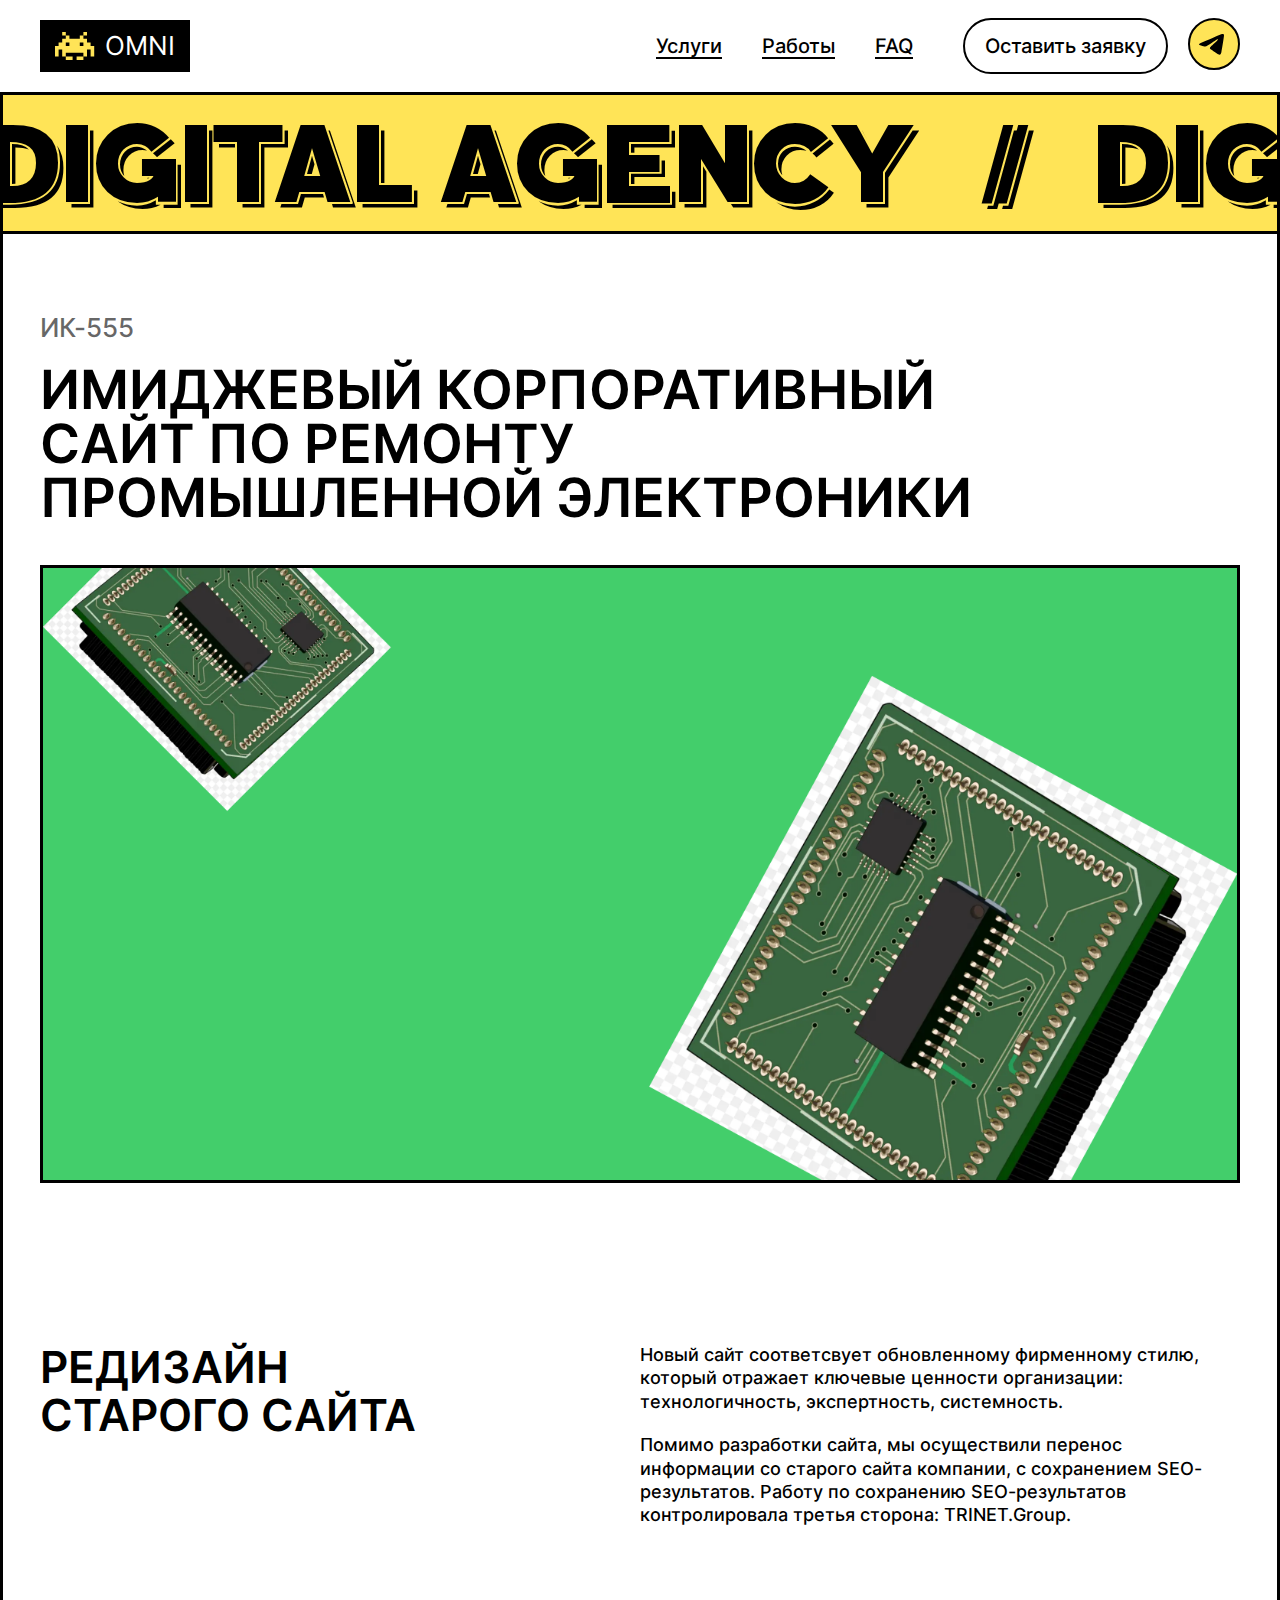
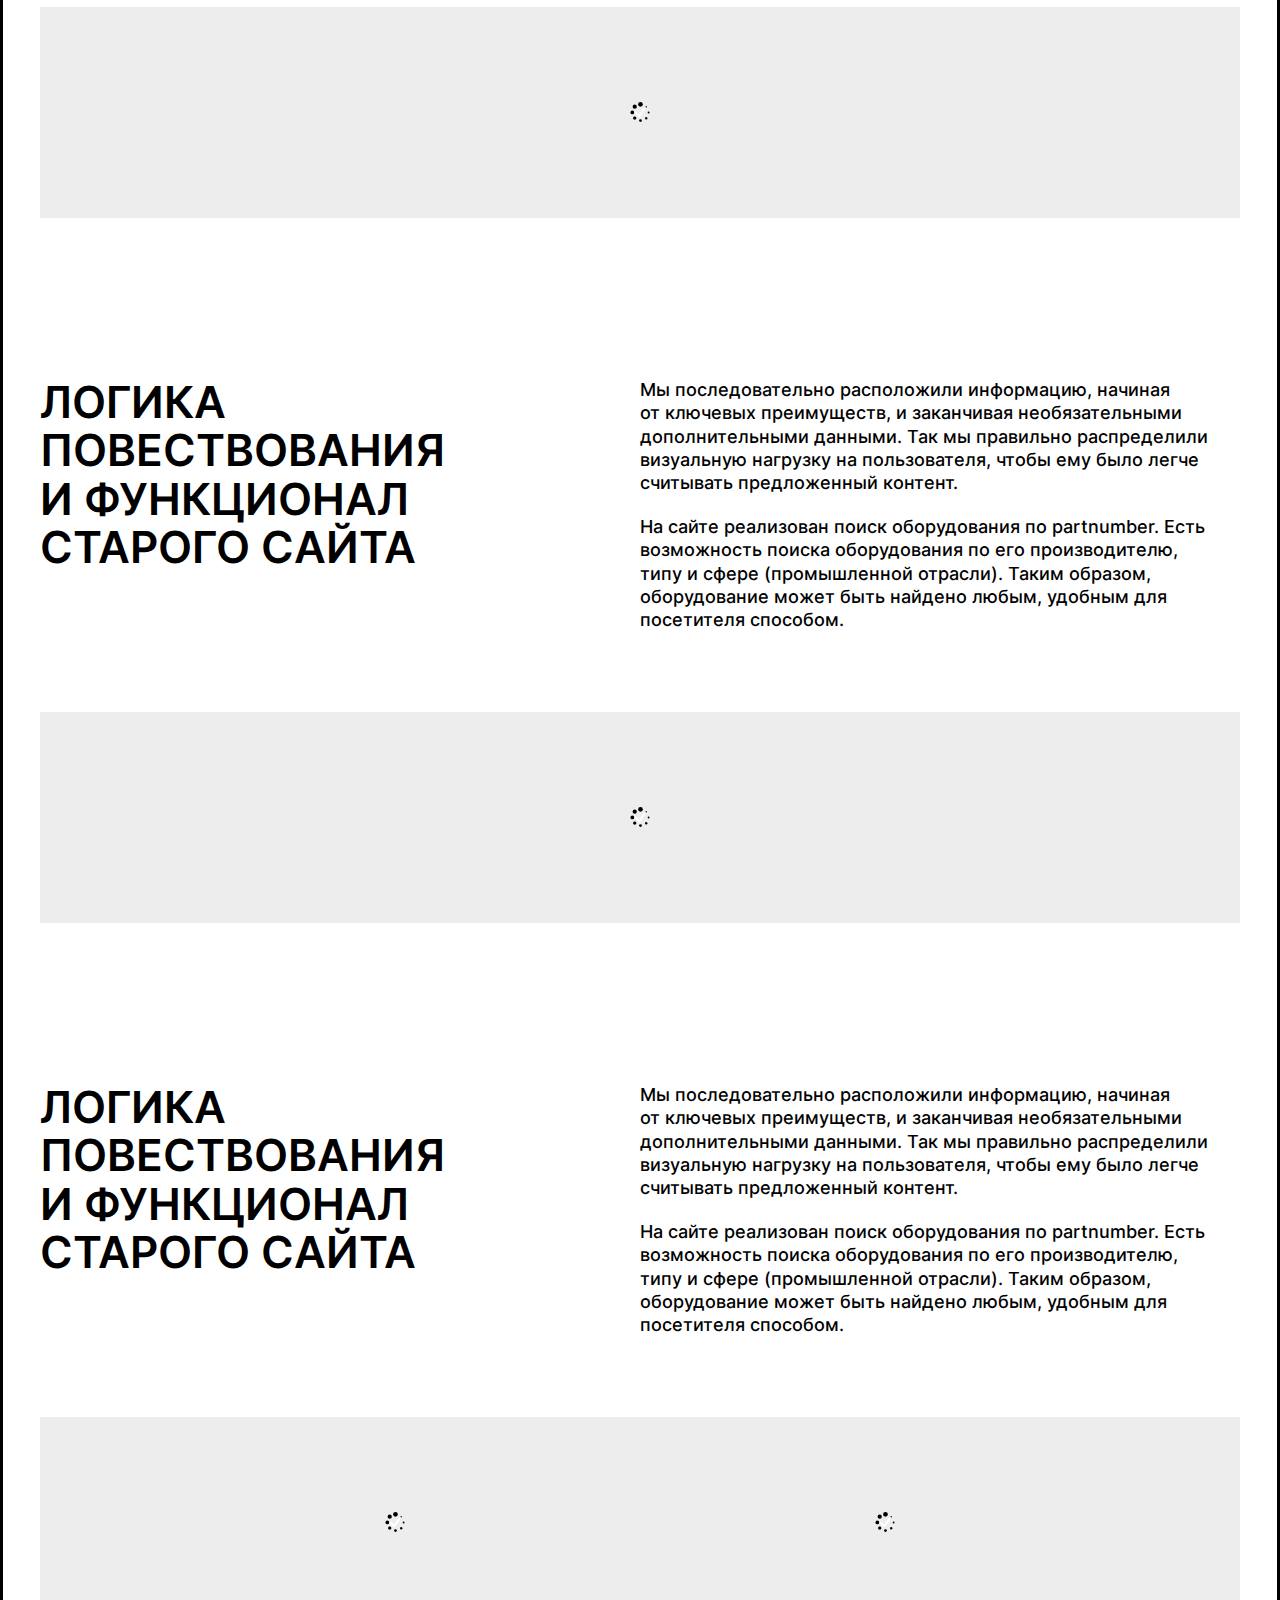
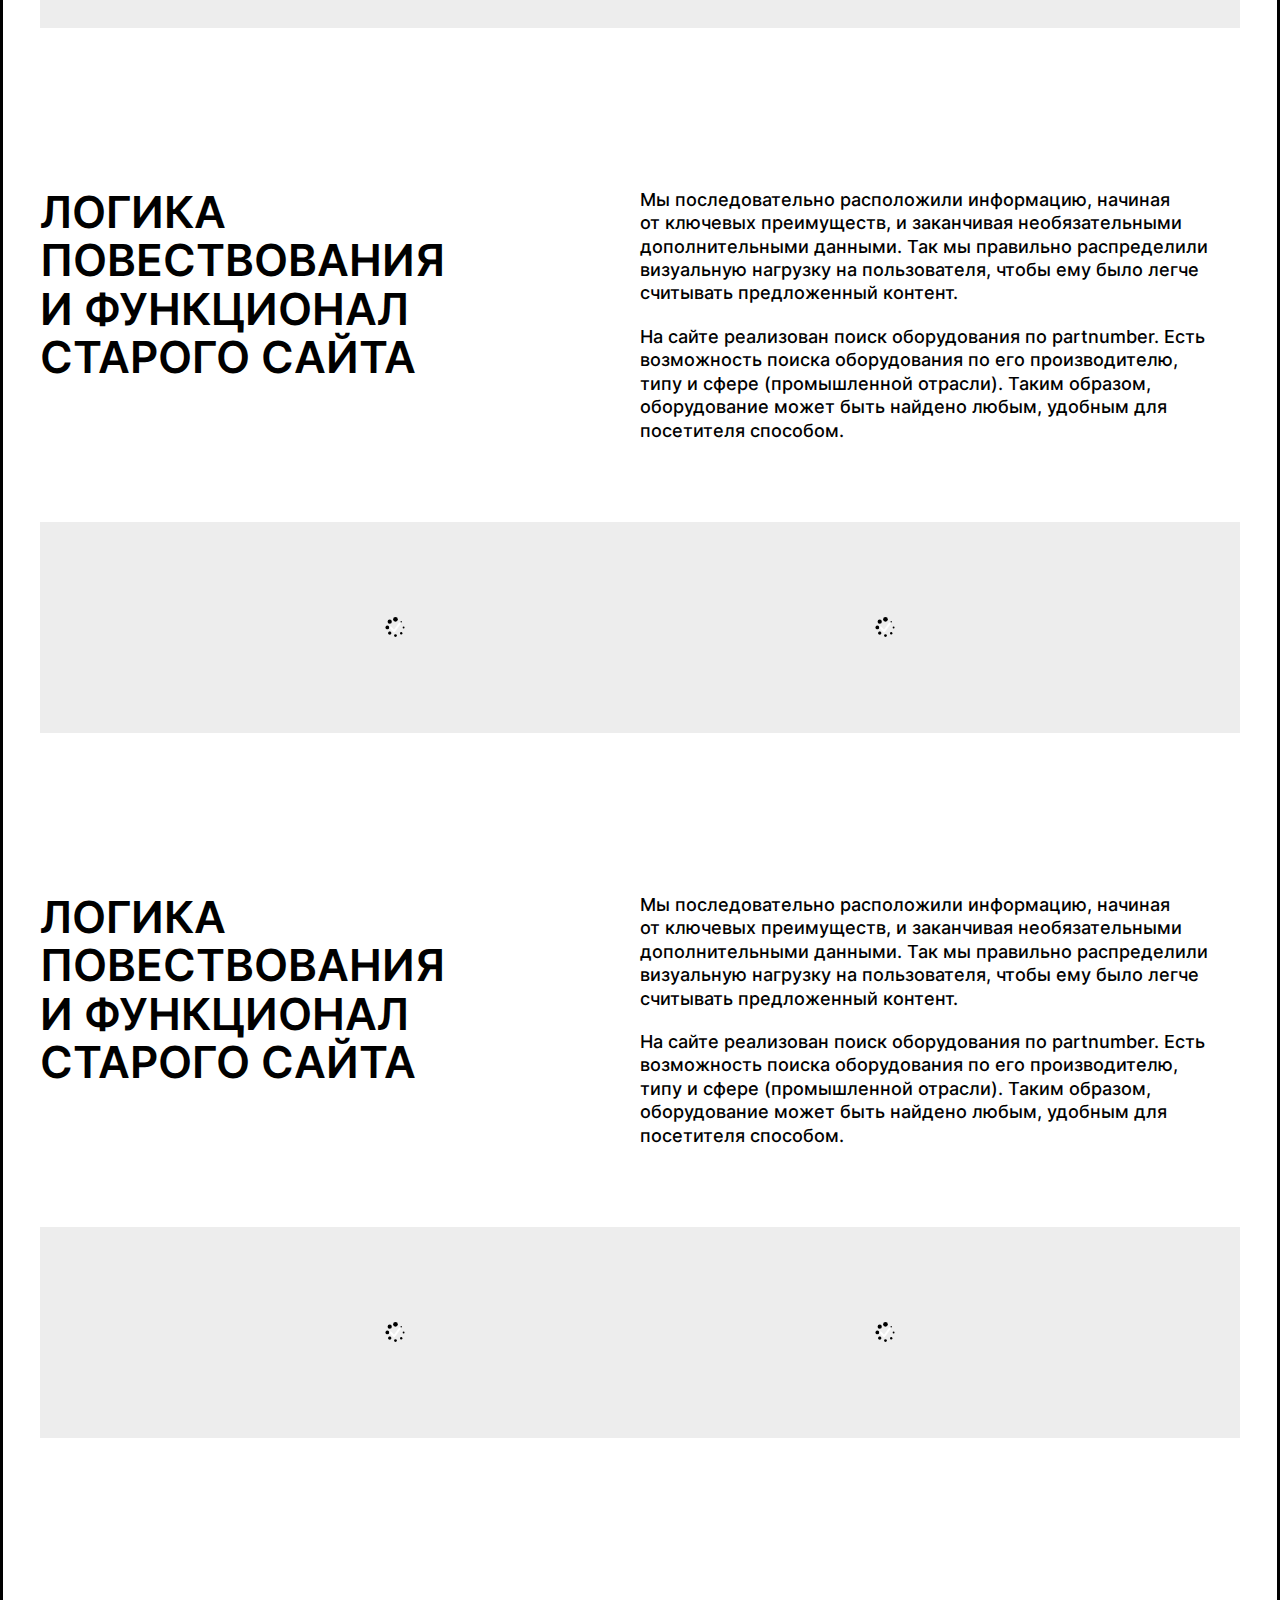
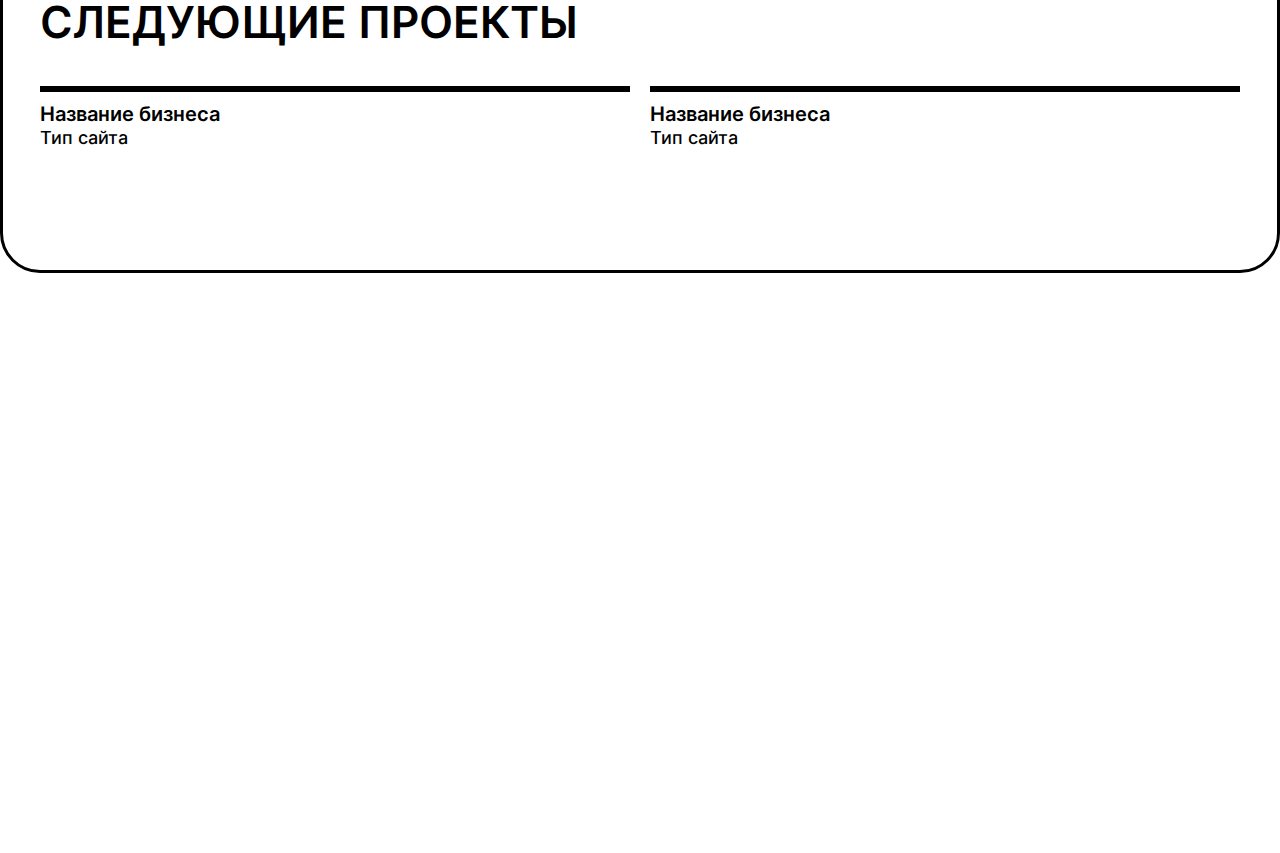
<file: case-old.html>
<!DOCTYPE html>
<html lang="ru" class="page">

<head>
  <meta charset="UTF-8">
  <meta name="viewport" content="width=device-width, initial-scale=1.0">
  <link rel="shortcut icon" href="favicon.ico" type="image/x-icon">
  <meta http-equiv="X-UA-Compatible" content="ie=edge">
  <meta name="theme-color" content="#111111">
  <title>OmniAgency</title>
  <link rel="apple-touch-icon" sizes="180x180" href="img/favicon/apple-touch-icon.png">
  <link rel="icon" type="image/png" sizes="32x32" href="img/favicon/favicon-32x32.png">
  <link rel="icon" type="image/png" sizes="16x16" href="img/favicon/favicon-16x16.png">
  <link rel="manifest" href="img/favicon/site.webmanifest">
  <link rel="stylesheet" href="css/vendor.css">
  <link rel="stylesheet" href="css/main.css">
  <script defer src="js/main.js"></script>
</head>

<body class="page__body">
  <header class="header">
  <div class="header__content">
    <div class="container header__container">
      <div class="header__body">
        <a href="#" class="header__logo">
          <svg class="">
            <use xlink:href="img/sprite.svg#logo"></use>
          </svg>
          <span class="header__logo-title">Omni</span>
        </a>
        <div class="header__menu">
          <nav class="header__nav">
            <ul class="header__list list-reset">
              <li class="header__link">
                <a href="#">Услуги</a>
              </li>
              <li class="header__link">
                <a href="#">Работы</a>
              </li>
              <li class="header__link">
                <a href="#">FAQ</a>
              </li>
            </ul>
          </nav>
          <div class="header__btns">
            <button class="header__btn header__btn-app btn-main popup-open" data-popup="#popup-req">Оставить заявку</button>
            <a href="#" class="header__btn header__btn-telegram">
              <svg class="">
                <use xlink:href="img/sprite.svg#telegram"></use>
              </svg>
            </a>
          </div>
        </div>
        <button class="header__burger burger" aria-label="Открыть меню" aria-expanded="false"  data-burger>
          <span class="burger__line"></span>
        </button>
      </div>
    </div>
  </div>

  <div class="header-mobile-menu" data-menu>
    <div class="container header-mobile-menu__container">
      <nav class="header-mobile-menu__nav">
        <ul class="header-mobile-menu__list list-reset">
          <li class="header-mobile-menu__link">
            <a href="#">
              <svg viewBox="0 0 313 62" fill="none" xmlns="http://www.w3.org/2000/svg">
                <path fill-rule="evenodd" clip-rule="evenodd" d="M12.0326 61.2898H19.4473C22.8944 61.2898 26.0127 60.6441 28.6545 59.1789L28.6629 59.1743L28.6713 59.1695C31.1177 57.7922 33.1827 55.9791 34.8395 53.7424L34.8474 53.7317C36.3714 51.6552 37.6821 49.4217 38.7804 47.0357L38.791 47.0127L59.1529 0.735796H37.7974L30.8582 18.3377L21.8033 0.735796H0L2.71955 5.7358H2.04677L21.7206 41.907C21.4635 42.6912 21.2115 43.146 21.0305 43.3831L21.0232 43.3928C20.9865 43.4412 20.881 43.5689 20.4997 43.6819C19.9762 43.8223 19.0687 43.9375 17.6604 43.9375H12.0326V61.2898ZM26.7738 56.78C26.9179 56.7077 27.0598 56.6329 27.1995 56.5554C29.2842 55.3816 31.0274 53.8487 32.4289 51.9567C33.8304 50.0471 35.0392 47.9886 36.0553 45.7813L54.5553 3.7358H39.8394L39.0509 5.7358H51.5553L33.0553 47.7813C32.0392 49.9886 30.8304 52.0471 29.4289 53.9567C28.6495 55.0088 27.7645 55.9499 26.7738 56.78ZM29.968 23.1656L19.9729 3.7358H5.04677L6.13459 5.7358H16.9729L28.2201 27.5994L29.968 23.1656ZM20.7554 46.6987C19.9341 46.8579 18.9024 46.9375 17.6604 46.9375H15.0326V48.935C16.3993 48.9166 17.4928 48.7948 18.3131 48.5696C19.2241 48.3068 19.9249 47.8513 20.4154 47.2031C20.533 47.0491 20.6463 46.8809 20.7554 46.6987Z" fill="black"/>
                <path fill-rule="evenodd" clip-rule="evenodd" d="M109.034 26.9176L108.761 23.6672C108.454 19.9949 107.57 16.6401 106.057 13.6531C104.564 10.7079 102.574 8.19572 100.087 6.1521C97.621 4.10832 94.7768 2.57615 91.5895 1.53978C88.3977 0.501973 84.9532 0 81.2804 0C75.9922 0 71.1173 1.16337 66.72 3.5377C62.2639 5.92602 58.7446 9.4571 56.1712 14.0381C53.5461 18.6934 52.3174 24.2768 52.3174 30.6449C52.3174 30.9866 52.3209 31.3261 52.3279 31.6633C52.3209 31.9876 52.3174 32.3148 52.3174 32.6449C52.3174 38.6013 53.4473 43.638 55.7073 47.755C57.9847 51.8719 61.0768 54.9903 64.9836 57.1101C66.0164 57.668 67.0844 58.1525 68.1876 58.5636C72.1707 60.3952 76.5511 61.2898 81.2804 61.2898C85.524 61.2898 89.381 60.6395 92.7887 59.2563C96.0806 57.9202 98.9219 56.1237 101.252 53.8337C103.513 51.6119 105.299 49.1527 106.569 46.4533L106.572 46.4455C106.97 45.592 107.318 44.7357 107.614 43.8772V60.554H114.188C119.072 60.554 123.326 59.6757 126.725 57.6663C130.233 55.5921 132.695 52.2768 134.243 48.0479C135.755 43.9186 136.622 38.5817 136.945 32.162L136.945 32.1602L137.644 18.0881H143.247V60.554H163.332V8.10677L181.717 41.907C181.46 42.6912 181.208 43.146 181.027 43.3831L181.019 43.3928C180.983 43.4412 180.877 43.5689 180.496 43.6819C179.972 43.8223 179.065 43.9375 177.656 43.9375H172.029V61.2898H179.443C182.89 61.2898 186.009 60.6441 188.651 59.1789L188.659 59.1743L188.667 59.1695C191.114 57.7922 193.179 55.9791 194.836 53.7424L194.843 53.7317C196.368 51.6552 197.678 49.4217 198.777 47.0357L198.787 47.0127L216.281 7.25274V60.554H236.892V18.5085H259.569V60.554H276.34L291.523 38.4763V60.554H312.134V0.735796H295.141L280.179 22.7679V0.735796H197.793L190.854 18.3377L181.799 0.735796H118.445L117.496 26.2237L117.496 26.2258C117.324 30.9444 116.923 34.5191 116.337 37.0338L116.334 37.0473C115.755 39.5884 115.003 41.0182 114.331 41.7393L114.33 41.7404C113.642 42.4802 112.788 42.9461 111.639 43.1299L107.675 43.6961C108.26 41.9531 108.628 40.2009 108.763 38.4432L109.01 35.236L88.374 35.0896L87.9847 37.6585C87.8567 38.5039 87.617 39.2053 87.2943 39.7951L87.2894 39.8039L87.2846 39.8128C86.9764 40.3853 86.5853 40.8595 86.1024 41.2566C85.6341 41.6416 85.0496 41.9686 84.3089 42.214C83.5849 42.4368 82.6914 42.571 81.5958 42.571C79.716 42.571 78.2914 42.1395 77.1807 41.4134C76.0912 40.6843 75.1549 39.5487 74.4488 37.8105C73.7552 36.0421 73.3486 33.6871 73.3486 30.6449C73.3486 27.7932 73.7422 25.5105 74.4314 23.7195C75.1271 21.9569 76.0724 20.7593 77.2009 19.9581C78.3083 19.1836 79.7531 18.7188 81.7009 18.7188C82.5514 18.7188 83.2735 18.8119 83.8863 18.9721C84.3956 19.266 84.857 19.6103 85.2705 20.005C86.0589 20.7232 86.672 21.5817 87.11 22.5803C87.5655 23.5788 87.8458 24.6913 87.9509 25.9176H88.1113L88.197 26.9176H109.034ZM102.536 23.9176H105.772C105.685 22.8815 105.549 21.8815 105.363 20.9176C104.948 18.7686 104.288 16.7992 103.381 15.0092C102.067 12.4164 100.332 10.2353 98.1775 8.46591C96.0226 6.67898 93.5174 5.32126 90.6618 4.39275C87.8063 3.46425 84.6791 3 81.2804 3C76.4452 3 72.0655 4.0599 68.1412 6.17969C66.9518 6.81691 65.8363 7.54668 64.7949 8.369C64.9096 8.30502 65.0251 8.2419 65.1412 8.17969C69.0655 6.0599 73.4452 5 78.2804 5C81.6791 5 84.8062 5.46425 87.6618 6.39275C90.5174 7.32126 93.0226 8.67898 95.1775 10.4659C97.3323 12.2353 99.0667 14.4164 100.381 17.0092C101.427 19.0733 102.145 21.3761 102.536 23.9176ZM94.574 55.0861C96.3057 54.1205 97.8309 52.9898 99.1498 51.6939C101.182 49.6967 102.75 47.5244 103.854 45.1768C104.477 43.8405 104.953 42.5181 105.28 41.2097C105.532 40.2025 105.696 39.2036 105.772 38.2131L90.9509 38.108C90.8424 38.8242 90.67 39.4967 90.4338 40.1256L102.772 40.2131C102.597 42.4905 101.957 44.8118 100.854 47.1768C99.7499 49.5244 98.182 51.6967 96.1498 53.6939C95.6537 54.1813 95.1284 54.6454 94.574 55.0861ZM85.744 44.8845C85.5739 44.951 85.4 45.0134 85.2222 45.0717C84.1535 45.4046 82.9447 45.571 81.5958 45.571C79.2307 45.571 77.2073 45.0192 75.5255 43.9155C73.8437 42.7943 72.556 41.13 71.6625 38.9226C70.7866 36.6977 70.3486 33.9384 70.3486 30.6449C70.3486 27.5265 70.7778 24.8549 71.6363 22.63C72.2859 20.9799 73.1572 19.6141 74.25 18.5325C73.6178 18.794 73.0255 19.1183 72.4729 19.5057C70.7911 20.697 69.5122 22.4051 68.6363 24.63C67.7778 26.8549 67.3486 29.5265 67.3486 32.6449C67.3486 35.9384 67.7866 38.6977 68.6625 40.9226C69.556 43.13 70.8436 44.7943 72.5255 45.9155C74.2073 47.0192 76.2307 47.571 78.5958 47.571C79.9447 47.571 81.1535 47.4046 82.2222 47.0717C83.2909 46.7214 84.2194 46.2221 85.0077 45.5739C85.2696 45.3586 85.515 45.1288 85.744 44.8845ZM306.134 57.554H309.134V3.7358H296.731L295.372 5.7358H306.134V57.554ZM277.179 30.1078V3.7358H262.569V5.7358H274.179V33.9062H274.6L277.179 30.1078ZM273.137 57.554H274.762L291.523 33.1821V31.2784H291.208L273.137 57.554ZM230.892 57.554H233.892V17.5085H230.892V57.554ZM254.122 15.5085H257.122V3.7358H219.281V5.7358H254.122V15.5085ZM186.77 56.78C186.914 56.7077 187.056 56.6328 187.196 56.5554C189.28 55.3816 191.023 53.8487 192.425 51.9567C193.826 50.0471 195.035 47.9886 196.051 45.7813L214.551 3.7358H199.835L199.047 5.7358H211.551L193.051 47.7813C192.035 49.9886 190.826 52.0471 189.425 53.9567C188.646 55.0088 187.761 55.9499 186.77 56.78ZM189.964 23.1656L179.969 3.7358H165.043L166.131 5.7358H176.969L188.216 27.5994L189.964 23.1656ZM180.752 46.6987C179.93 46.8579 178.899 46.9375 177.656 46.9375H175.029V48.935C176.395 48.9166 177.489 48.7948 178.309 48.5696C179.22 48.3068 179.921 47.8513 180.411 47.2031C180.529 47.0491 180.642 46.8809 180.752 46.6987ZM157.332 57.554H160.332V3.7358H121.335L121.261 5.7358H157.332V57.554ZM113.584 45.7214C113.111 45.889 112.611 46.0141 112.085 46.0966L110.614 46.3068V47.7108C111.735 47.3085 112.705 46.6663 113.526 45.7841C113.546 45.7634 113.565 45.7425 113.584 45.7214ZM124.181 55.6297C124.532 55.4591 124.871 55.2771 125.198 55.0838C127.984 53.437 130.06 50.7479 131.426 47.0163C132.793 43.2848 133.634 38.2831 133.949 32.0114L134.69 17.0881H131.79L130.949 34.0114C130.634 40.2831 129.793 45.2848 128.426 49.0163C127.406 51.8015 125.991 54.006 124.181 55.6297Z" fill="black"/>
              </svg>
            </a>
          </li>
          <li class="header-mobile-menu__link">
            <a href="#">
              <svg viewBox="0 0 323 63" fill="none" xmlns="http://www.w3.org/2000/svg">
                <path fill-rule="evenodd" clip-rule="evenodd" d="M176.545 0.00740785C174.313 0.0870259 172.323 0.331166 170.331 0.769545C165.897 1.74567 161.745 3.68817 158.434 6.33526C157.598 7.00363 156.936 7.59926 156.15 8.39201C155.202 9.34727 154.465 10.2007 153.648 11.2916C151.998 13.4933 150.694 15.8653 149.75 18.3841C148.571 21.5282 147.884 24.9723 147.66 28.851C147.65 29.0255 147.641 29.17 147.639 29.1721C147.637 29.1743 147.573 29.0865 147.498 28.9769C147.039 28.3064 146.496 27.6074 145.96 26.9968C145.445 26.4105 144.805 25.7672 144.212 25.2389C142.094 23.3531 139.564 21.8492 136.634 20.7346C136.443 20.6619 136.261 20.5923 136.229 20.58C136.18 20.5607 136.887 20.5573 141.102 20.5566L146.031 20.5558V10.634V0.712227L123.121 0.716309L100.211 0.720376L100.203 24.5422L100.194 48.3641L92.3271 24.591C88.0001 11.5158 84.4502 0.794171 84.4385 0.765089L84.4171 0.712227L71.5306 0.716293L58.6442 0.720376L54.8987 12.0375L51.1532 23.3546L51.1497 23.2117C51.1399 22.8105 51.1083 22.0848 51.0868 21.7675C50.8661 18.5088 50.0907 15.5499 48.7618 12.8949C46.9901 9.35522 44.3268 6.44193 40.9519 4.35211C37.5252 2.23018 33.6331 1.05183 29.1442 0.77732C28.9872 0.767723 28.7047 0.751572 28.5163 0.741456C28.2682 0.728102 24.2942 0.721433 14.0869 0.717204L0 0.711381V31.4937V62.276H11.3511H22.7021L22.7062 54.3507L22.7103 46.4255L25.3524 46.4158C27.0139 46.4097 28.1094 46.3993 28.3043 46.3876C29.2725 46.3298 29.7509 46.2916 30.3918 46.221C35.3506 45.6748 39.7292 43.953 43.2093 41.1807C44.2031 40.389 45.2366 39.3908 46.0023 38.483C46.098 38.3695 46.1895 38.2625 46.2057 38.2451C46.2245 38.2249 46.1768 38.3891 46.0735 38.7005C45.3047 41.0171 38.2773 62.2596 38.2773 62.2667C38.2773 62.2718 43.7614 62.2759 50.4642 62.2759L62.6511 62.2758L64.1993 57.1605L65.7475 52.0452H71.2146H76.6818L76.7149 52.1549C76.7331 52.2153 77.3356 54.2064 78.0538 56.5794C78.772 58.9525 79.3597 60.8976 79.3597 60.9019C79.3597 60.9062 79.5049 60.9097 79.6825 60.9097H80.0053L80.2106 61.5887L80.4158 62.2678H102.879C126.356 62.2678 125.565 62.27 126.705 62.2022C130.338 61.9859 133.62 61.2985 136.564 60.1376C140.91 58.423 144.411 55.8357 146.873 52.5168C148.154 50.7914 149.089 49.0265 149.751 47.085L149.854 46.7848L149.876 46.841C149.967 47.0651 150.246 47.6714 150.433 48.0521C151.312 49.8429 152.515 51.6618 153.844 53.2081C154.624 54.1155 155.564 55.0503 156.444 55.7943C158.532 57.5582 160.871 58.9102 163.59 59.9237C163.768 59.9902 164.024 60.0956 164.158 60.158C167.567 61.7375 171.43 62.6864 175.461 62.9339C176.896 63.0221 178.511 63.022 179.962 62.9337C185.78 62.5797 191.208 60.7566 195.618 57.6756C198.906 55.3789 201.667 52.3276 203.762 48.6737C205.676 45.3375 206.916 41.519 207.482 37.2194C207.647 35.9679 207.747 34.77 207.813 33.267C207.84 32.6401 207.84 30.3459 207.813 29.7293C207.706 27.341 207.492 25.4436 207.108 23.4908C206.942 22.6495 206.682 21.5571 206.476 20.8363L206.395 20.5558H212.452H218.508V41.4159V62.276H229.761H241.015V41.4159V20.5558H247.864H254.714L254.718 41.4118L254.722 62.2678H267.305C280.399 62.2678 280.094 62.2693 281.233 62.202C286.132 61.9128 290.41 60.7598 294.149 58.7212C296.749 57.304 298.93 55.5424 300.686 53.4417L300.926 53.1549L300.934 57.7114L300.942 62.2678L311.971 62.2719L323 62.276V31.4941V0.712227L311.971 0.716293L300.942 0.720376L300.938 14.1108L300.934 27.5013L300.8 27.3426C299.876 26.2452 298.766 25.1809 297.633 24.3047C296.026 23.0612 294.215 22.0078 292.223 21.1563C288.829 19.7061 285.09 18.9038 280.784 18.7016C280.154 18.672 279.195 18.6532 278.301 18.653L277.433 18.6527V9.68249V0.712243H239.922H202.411L202.41 6.44979C202.409 12.0837 202.409 12.1866 202.378 12.1467C202.361 12.1243 202.262 11.9852 202.157 11.8376C200.418 9.38646 198.239 7.19811 195.839 5.49172C192.957 3.4427 189.541 1.88392 185.955 0.980993C183.734 0.421731 181.51 0.110659 179.032 0.0129861C178.678 -0.000969426 176.892 -0.00496995 176.545 0.00740785ZM178.365 4.07889C179.311 4.1002 179.961 4.13756 180.785 4.21804C184.474 4.578 187.836 5.58524 190.977 7.27088C193.59 8.67342 195.832 10.5026 197.722 12.7729C199.469 14.8703 200.901 17.3255 201.845 19.8401C202.87 22.5693 203.467 25.5319 203.674 28.9161C203.73 29.8317 203.74 30.2138 203.74 31.5022C203.74 32.7891 203.731 33.1422 203.674 34.0721C203.37 39.0654 202.182 43.3046 200.092 46.8566C197.962 50.4743 195.222 53.2544 191.77 55.3013C191.477 55.4744 190.969 55.7589 190.832 55.8255L190.742 55.8692L190.8 55.8155C190.832 55.7859 190.967 55.6666 191.101 55.5503C192.98 53.92 194.656 51.874 196.013 49.5563C196.304 49.0587 196.498 48.6991 196.774 48.1449C198.414 44.8471 199.349 41.0237 199.597 36.6014C199.681 35.1106 199.681 33.3308 199.597 31.8357C199.333 27.1178 198.276 23.0465 196.429 19.6368C194.921 16.854 192.988 14.462 190.709 12.5615C189.583 11.6218 188.325 10.7712 186.983 10.0416C183.561 8.18195 179.776 7.11417 175.681 6.85323C174.885 6.80253 174.38 6.79129 173.308 6.80038C172.28 6.80912 172.069 6.8164 171.326 6.86907C167.602 7.13292 164.182 8.04725 161.023 9.62353C160.805 9.73207 160.627 9.81806 160.627 9.81461C160.627 9.81117 160.783 9.68413 160.974 9.53231C161.887 8.80528 162.806 8.17834 163.775 7.62111C167.69 5.37061 172.101 4.18543 176.953 4.08011C177.253 4.07359 177.543 4.06725 177.597 4.06603C177.651 4.06482 177.996 4.0706 178.365 4.07889ZM27.9455 4.81128C30.3227 4.87855 32.3644 5.19499 34.3494 5.80383C37.02 6.62296 39.4565 8.00108 41.4086 9.79661C42.0122 10.3518 42.6223 11.0041 43.1266 11.6336C45.4311 14.5099 46.7313 17.9837 47.0019 21.9871C47.0539 22.7566 47.0691 24.0438 47.0349 24.7684C46.9003 27.6136 46.3102 30.0568 45.2181 32.2911C44.5734 33.61 43.7146 34.8993 42.7369 36.0158C42.4523 36.3409 41.6578 37.1395 41.3433 37.4167C40.2108 38.4149 38.9993 39.2379 37.6412 39.9317L37.2906 40.1108L37.4781 39.9358C38.8626 38.6441 39.994 37.1643 40.9042 35.4547C41.6406 34.0714 42.2229 32.415 42.5566 30.754C43.1245 27.9273 43.1071 24.5908 42.5099 21.7696C41.956 19.1532 40.9124 16.8309 39.3714 14.7857C38.8809 14.1347 38.4753 13.6648 37.9024 13.0839C36.733 11.8979 35.4353 10.9175 33.9227 10.077C31.9005 8.95321 29.624 8.19364 27.1382 7.81323C26.2956 7.6843 25.5401 7.60998 24.3657 7.54051C24.1331 7.52675 21.3633 7.52013 14.0624 7.51589L4.07725 7.51008V6.16329C4.07725 5.42254 4.08215 4.81161 4.08813 4.80565C4.10617 4.78765 27.3042 4.79313 27.9455 4.81128ZM90.0772 30.811C94.8117 45.1154 98.7872 57.1283 98.9118 57.5062L99.1382 58.1935L96.6433 58.1894L94.1485 58.1853L85.7679 32.8637C81.1585 18.9368 77.3829 7.53513 77.3776 7.52661C77.3716 7.5168 74.3036 7.51109 69.0369 7.51109H60.7058L60.84 7.10039C60.9139 6.8745 61.1155 6.26334 61.288 5.74223L61.6018 4.79477L71.5354 4.79885L81.4691 4.80294L90.0772 30.811ZM141.937 10.634V16.4732H139.891H137.844V11.9921V7.51109H121.07H104.296V6.15295V4.7948H123.117H141.937V10.634ZM253.03 10.6381L253.034 16.4732H250.988H248.941L248.937 11.9962L248.933 7.51922L227.719 7.51516L206.505 7.51107V6.15293V4.79479L229.765 4.79887L253.026 4.80294L253.03 10.6381ZM273.339 13.7639V22.7329L276.695 22.7403C278.761 22.7449 280.182 22.7545 280.393 22.7653C282.714 22.884 284.353 23.0891 286.15 23.4855C289.71 24.271 292.882 25.7247 295.343 27.6988C297.344 29.3041 298.957 31.36 299.934 33.5516C300.34 34.462 300.692 35.5431 300.892 36.4918L300.934 36.6913V40.2682V43.845L300.86 44.1756C300.425 46.1267 299.646 47.9105 298.511 49.5566C296.977 51.7829 294.998 53.5587 292.445 55.0004C292.163 55.1599 291.618 55.4467 291.611 55.4397C291.609 55.4373 291.671 55.3807 291.749 55.3139C291.985 55.112 292.904 54.1862 293.162 53.8913C295.641 51.0538 296.935 47.8854 297.15 44.1239C297.195 43.3213 297.186 42.2467 297.125 41.47C296.92 38.8204 296.16 36.4694 294.839 34.4009C293.886 32.908 292.661 31.5475 291.249 30.4149C289.766 29.2244 288.026 28.2262 286.043 27.4266C283.316 26.3276 280.245 25.6922 276.772 25.5089C275.874 25.4615 275.114 25.452 272.193 25.4518L269.262 25.4516L269.258 16.4854L269.254 7.51922L264.031 7.51512L258.808 7.51104V6.16376C258.808 5.42277 258.813 4.81161 258.819 4.80565C258.825 4.79968 262.094 4.7948 266.084 4.7948H273.339V13.7639ZM319.559 31.4941V58.1934H317.52H315.482L315.477 32.8563L315.473 7.51922L310.25 7.51512L305.027 7.51104V6.15291V4.7948H312.293H319.559V31.4941ZM18.6086 25.0863V31.0808L21.5646 31.0747C24.1534 31.0693 24.5561 31.0652 24.806 31.0417C25.3928 30.9865 25.8656 30.9149 26.3284 30.8113C26.4346 30.7874 26.5244 30.7708 26.5278 30.7742C26.5312 30.7776 26.4712 30.8639 26.3944 30.966C25.2858 32.4392 23.597 33.3657 21.461 33.6727C20.6441 33.7901 20.4563 33.7956 17.2998 33.7956L14.5313 33.7956V26.4438V19.0919H16.57H18.6086V25.0863ZM118.827 20.9693V22.7329L122.183 22.7403C124.27 22.7449 125.665 22.7544 125.873 22.7653C126.873 22.818 127.436 22.8585 128.075 22.9235C130.951 23.2161 133.554 23.8508 135.882 24.8272C138.08 25.7488 139.898 26.8687 141.489 28.2793C141.806 28.5603 142.583 29.3417 142.858 29.6561C145.04 32.1492 146.255 34.8834 146.633 38.1547C146.769 39.3336 146.784 40.7208 146.675 41.9526C146.451 44.4618 145.689 46.8064 144.436 48.8409C142.862 51.3952 140.661 53.4627 137.842 55.0345C137.566 55.1883 137.074 55.447 137.069 55.4412C137.066 55.4386 137.124 55.384 137.197 55.32C137.81 54.783 138.555 53.9986 139.124 53.2894C140.891 51.0911 141.98 48.6616 142.427 45.9213C142.523 45.3316 142.572 44.9023 142.626 44.1972C142.654 43.8177 142.654 42.1517 142.625 41.7574C142.457 39.4489 141.953 37.5336 141.032 35.6986C139.907 33.4563 138.165 31.4428 135.983 29.8636C133.681 28.1971 130.74 26.9205 127.585 26.2182C125.746 25.8087 124.105 25.6013 121.755 25.4816C121.546 25.471 120.117 25.4613 118.081 25.4566L114.75 25.4491V22.3274V19.2058H116.789H118.827V20.9693ZM236.921 38.6996V58.1934H234.882H232.844V38.6996V19.2058H234.882H236.921V38.6996ZM169.781 20.1044C168.245 21.9475 167.254 24.5321 166.85 27.7531C166.696 28.9835 166.638 30.0089 166.638 31.5022C166.639 32.6925 166.66 33.2533 166.744 34.2348C166.92 36.293 167.33 38.19 167.926 39.6999C168.713 41.6969 169.887 43.3098 171.356 44.4142C172.659 45.3939 174.321 46.0166 176.178 46.2211C176.684 46.2768 176.879 46.2883 177.483 46.2981C178.868 46.3207 180.111 46.1639 181.226 45.826C181.329 45.7948 181.415 45.771 181.417 45.7732C181.419 45.7754 181.338 45.8682 181.236 45.9794C180.222 47.0909 178.928 47.9404 177.512 48.4239C176.33 48.8278 175.08 49.0194 173.626 49.0194C171.708 49.0194 170.086 48.678 168.643 47.971C167.733 47.5245 167.043 47.0285 166.303 46.2885C165.484 45.4695 164.866 44.5943 164.297 43.449C163.82 42.4877 163.489 41.5588 163.197 40.3632C162.803 38.752 162.6 37.0363 162.552 34.9245C162.499 32.5841 162.688 30.3649 163.1 28.4932C163.399 27.1355 163.794 25.9979 164.346 24.9067C164.771 24.0648 165.186 23.4282 165.738 22.7678C165.985 22.4716 166.587 21.8696 166.866 21.6384C167.707 20.9411 168.587 20.437 169.638 20.0498C169.755 20.0069 169.86 19.9714 169.871 19.971C169.883 19.9706 169.842 20.0306 169.781 20.1044ZM24.3738 20.475C24.4994 20.4842 24.6902 20.5023 24.7979 20.5153C25.0225 20.5424 25.0223 20.5422 25.3847 20.831C26.524 21.7389 27.3472 23.1292 27.6446 24.6477L27.6798 24.8278L27.6143 25.0234C27.4661 25.4653 27.2079 25.8673 26.8988 26.1373C26.4723 26.5098 25.8825 26.7612 25.1322 26.8903C24.6525 26.9728 24.4785 26.9841 23.5624 26.9923L22.7021 27.0001V23.7291V20.4582L23.4238 20.4582C23.8207 20.4583 24.2482 20.4658 24.3738 20.475ZM178.29 20.7838C178.613 20.8034 178.942 20.8392 179.189 20.8815L179.372 20.9126L179.569 21.0457C180.12 21.4172 180.481 21.7151 180.958 22.1897C181.45 22.6801 181.793 23.0956 182.166 23.6543C182.668 24.405 183.051 25.1588 183.428 26.1347C184.133 27.9611 184.532 30.0195 184.666 32.5138C184.679 32.7503 184.677 32.9056 184.658 33.2132C184.519 35.4715 184.11 37.3215 183.423 38.7983C183.191 39.2976 182.848 39.8571 182.537 40.2448C182.358 40.468 181.955 40.8711 181.74 41.0419C180.928 41.6877 179.963 42.048 178.69 42.1812C178.351 42.2166 177.462 42.2303 177.083 42.2059C176.022 42.1376 175.164 41.9205 174.413 41.53C173.597 41.1058 172.898 40.403 172.323 39.4288C172.17 39.1704 171.877 38.5686 171.753 38.2604C171.328 37.2015 171.008 35.7762 170.855 34.2592C170.772 33.4367 170.741 32.8454 170.728 31.8519C170.692 28.9306 171.042 26.527 171.77 24.7115C171.897 24.3926 172.203 23.7762 172.368 23.5021C173.374 21.8401 174.77 20.996 176.823 20.8082C176.97 20.7947 177.139 20.7813 177.197 20.7785C177.459 20.766 178.045 20.7688 178.29 20.7838ZM68.3656 24.5721C68.8761 26.2604 69.0707 26.9256 69.064 26.9592C69.0589 26.9848 68.3711 29.2636 67.5357 32.0231C66.7002 34.7827 66.0126 37.0607 66.0076 37.0853L65.9985 37.13H69.0817H72.1649L72.2139 37.2886C72.3241 37.6452 72.9828 39.8284 72.9828 39.837C72.9828 39.8421 70.4904 39.8463 67.444 39.8463H61.9052L61.9146 39.8097C61.9197 39.7895 63.1186 35.8261 64.5787 31.0021L67.2334 22.2311L67.4457 22.2313L67.6579 22.2315L68.3656 24.5721ZM118.827 41.6686V46.8254L121.971 46.8194C125.31 46.813 125.221 46.8149 125.883 46.7352C126.183 46.699 126.641 46.6211 126.921 46.5586C127.053 46.529 127.161 46.5074 127.161 46.5105C127.161 46.5176 127.108 46.6017 127.096 46.6126C127.092 46.6171 127.068 46.6506 127.043 46.6871C127.018 46.7237 126.983 46.7694 126.965 46.7888C126.947 46.8082 126.936 46.824 126.941 46.824C126.947 46.824 126.934 46.8414 126.913 46.8626C126.893 46.8839 126.861 46.9222 126.843 46.9479C126.825 46.9735 126.781 47.0275 126.744 47.0678C126.708 47.1082 126.653 47.1696 126.622 47.2043C126.502 47.3398 126.077 47.7447 125.999 47.7977C125.979 47.8113 125.959 47.8269 125.955 47.8324C125.95 47.8379 125.917 47.8639 125.881 47.8903C125.845 47.9166 125.806 47.9474 125.794 47.9585C125.782 47.9697 125.768 47.9789 125.762 47.9789C125.756 47.9789 125.73 47.9964 125.705 48.0177C125.68 48.0391 125.635 48.0739 125.604 48.095C125.572 48.1161 125.547 48.1389 125.547 48.1456C125.547 48.1523 125.533 48.1578 125.516 48.1578C125.498 48.1578 125.482 48.1635 125.479 48.1704C125.471 48.1883 125.21 48.353 125.189 48.353C125.179 48.353 125.172 48.3585 125.172 48.3653C125.172 48.372 125.151 48.3866 125.127 48.3976C125.102 48.4087 125.056 48.4338 125.025 48.4534C124.941 48.5056 124.489 48.7274 124.291 48.8132C123.37 49.2123 122.263 49.4496 120.974 49.5236C120.794 49.5339 119.55 49.5403 117.717 49.5403H114.75V43.0261V36.5119H116.789H118.827V41.6686ZM273.339 41.6687V46.8254L276.491 46.8194C279.265 46.814 279.677 46.8101 279.928 46.7864C280.528 46.7299 281.021 46.6565 281.465 46.5574C281.597 46.5279 281.706 46.5072 281.706 46.5115C281.706 46.5158 281.653 46.5933 281.588 46.6839C281.233 47.1799 280.726 47.6788 280.205 48.0462C278.923 48.9502 277.457 49.4106 275.5 49.5239C275.336 49.5334 274.004 49.5401 272.242 49.5402L269.262 49.5403V43.0261V36.5119H271.3H273.339V41.6687ZM125.025 37.8944C125.146 37.9033 125.348 37.9226 125.473 37.9372L125.701 37.9638L125.832 38.0631C126.582 38.6321 127.226 39.3932 127.617 40.1704C127.782 40.4976 128.009 41.0979 128.013 41.2147C128.014 41.2399 127.971 41.3304 127.91 41.4343C127.779 41.6561 127.541 41.9023 127.308 42.0564C127.116 42.1835 126.751 42.3627 126.529 42.4392C126.316 42.5123 125.957 42.5998 125.694 42.6427C125.206 42.722 125.069 42.7295 123.969 42.7371L122.921 42.7443V40.3112V37.8782L123.863 37.8782C124.381 37.8782 124.904 37.8855 125.025 37.8944ZM279.553 37.8944C279.997 37.9271 280.225 37.9596 280.287 37.9992C280.475 38.1204 280.937 38.5332 281.212 38.8267C281.814 39.4681 282.26 40.2331 282.497 41.0329L282.557 41.2355L282.514 41.3226C282.324 41.7104 281.97 42.0287 281.453 42.2784C281.107 42.4456 280.735 42.5572 280.262 42.6355C279.736 42.7226 279.617 42.7294 278.489 42.7371L277.433 42.7443V40.3112V37.8782L278.383 37.8782C278.905 37.8782 279.432 37.8855 279.553 37.8944ZM18.6086 51.6304V58.1934H16.57H14.5313V51.6304V45.0674H16.57H18.6086V51.6304ZM61.8764 50.7073C61.8764 50.714 61.3679 52.3993 60.7464 54.4524L59.6165 58.1853L57.9803 58.1894C56.6355 58.1928 56.3456 58.1898 56.3523 58.1722C56.3607 58.1503 58.5741 50.8431 58.6011 50.748L58.6161 50.6951H60.2463C61.1428 50.6951 61.8764 50.7006 61.8764 50.7073Z" fill="black"/>
              </svg>
            </a>
          </li>
          <li class="header-mobile-menu__link">
            <a href="#">
              <svg viewBox="0 0 155 65" fill="none" xmlns="http://www.w3.org/2000/svg">
                <path fill-rule="evenodd" clip-rule="evenodd" d="M0 60.554H20.6108V39.5313H40.4969L33.5578 60.554H55.7023L58.8121 50.2528H71.6323L74.4402 59.554H74.9102L75.2121 60.554H97.3567L77.612 0.735796H53.3024L41.5284 36.4062V21.7585H20.6108V18.5085H43.8409V0.735796H0V60.554ZM14.6108 57.554H17.6108V38.5313H14.6108V57.554ZM35.5284 36.5313H38.5284V24.7585H17.6108V17.5085H14.6108V26.7585H35.5284V36.5313ZM37.8409 15.5085H40.8409V3.7358H3V5.7358H37.8409V15.5085ZM89.5471 57.554H93.2072L75.443 3.7358H55.4714L54.8113 5.7358H72.443L89.5471 57.554ZM51.078 57.554H53.4743L55.9803 49.2528H53.584L51.078 57.554ZM59.8842 36.321L63.6553 23.8292L62.6674 20.5568H62.247L56.8842 38.321H68.0302L67.4264 36.321H59.8842ZM65.2222 29.0194L66.5208 33.321H63.9236L65.2222 29.0194Z" fill="black"/>
                <path fill-rule="evenodd" clip-rule="evenodd" d="M132.937 63.5483L133.796 64.5483H154.476L143.942 51.8088C145.121 50.4398 146.177 48.9322 147.111 47.2899L147.114 47.2852C149.758 42.6126 150.998 37.0187 150.998 30.6449C150.998 24.2717 149.758 18.6839 147.111 14.0261C144.517 9.44467 140.969 5.9173 136.481 3.53275C132.051 1.16183 127.144 0 121.824 0C116.473 0 111.547 1.16045 107.114 3.53365C102.64 5.92004 99.1019 9.44944 96.509 14.0309L96.5069 14.0346C93.8805 18.6905 92.6511 24.2751 92.6511 30.6449C92.6511 36.9837 93.882 42.5559 96.5042 47.2242L96.5079 47.2308L96.5117 47.2374C99.1038 51.798 102.637 55.3287 107.098 57.7473L107.105 57.7511L107.112 57.7549C107.635 58.0353 108.166 58.2988 108.703 58.5454M113.953 34.5824C113.777 33.4172 113.682 32.1081 113.682 30.6449C113.682 27.6655 114.073 25.3387 114.745 23.5726C115.429 21.8033 116.346 20.655 117.408 19.9207L117.413 19.9169C118.484 19.1728 119.898 18.7188 121.824 18.7188C122.728 18.7188 123.516 18.8187 124.205 19.0006C124.451 19.1401 124.69 19.2909 124.921 19.4531C126.585 20.5919 127.838 22.2737 128.679 24.4986C129.445 26.4685 129.869 28.8431 129.952 31.6223C129.915 32.7899 129.813 33.8502 129.653 34.8096L129.473 34.5824H113.953ZM114.436 18.512C113.818 18.7652 113.24 19.0789 112.702 19.4531C111.055 20.5919 109.802 22.2737 108.944 24.4986C108.103 26.706 107.682 29.4214 107.682 32.6449C107.682 35.8684 108.103 38.5926 108.944 40.8175C109.802 43.0249 111.055 44.7067 112.702 45.8629C114.366 47.0017 116.407 47.571 118.824 47.571C119.118 47.571 119.405 47.5627 119.687 47.5459L117.676 44.883C116.968 44.6189 116.31 44.2789 115.702 43.8629C114.055 42.7067 112.802 41.0249 111.944 38.8175C111.515 37.6839 111.196 36.4208 110.986 35.0281C110.964 34.881 110.943 34.7324 110.923 34.5824C110.763 33.3651 110.682 32.0526 110.682 30.6449C110.682 27.4214 111.103 24.706 111.944 22.4986C112.567 20.8836 113.398 19.5547 114.436 18.512ZM118.184 39.5824H125.026L127.669 42.9026C128.054 42.2693 128.39 41.5743 128.679 40.8175C128.889 40.2737 129.073 39.7001 129.231 39.0966L128.026 37.5824H116.674L118.184 39.5824ZM143.449 61.5483L136.929 53.6638C138.699 52.01 140.224 50.0579 141.503 47.8075C143.833 43.6906 144.998 38.6364 144.998 32.6449C144.998 26.6534 143.833 21.608 141.503 17.5085C139.173 13.3916 136.028 10.282 132.069 8.17969C128.109 6.0599 123.695 5 118.824 5C113.919 5 109.487 6.0599 105.528 8.17969C105.394 8.25075 105.262 8.32294 105.131 8.3963C106.187 7.56282 107.32 6.82395 108.528 6.17969C112.487 4.0599 116.919 3 121.824 3C126.695 3 131.109 4.0599 135.069 6.17969C139.028 8.28196 142.173 11.3916 144.503 15.5085C146.833 19.608 147.998 24.6534 147.998 30.6449C147.998 36.6364 146.833 41.6906 144.503 45.8075C143.753 47.1273 142.918 48.3446 141.999 49.4592C141.351 50.2451 140.661 50.9799 139.929 51.6638L148.103 61.5483H143.449Z" fill="black"/>
              </svg>
            </a>
          </li>
        </ul>
      </nav>
      <button class="header-mobile-menu__btn popup-open" data-popup="#popup-req">Оставить заявку</button>
      <div class="header-mobile-menu__footer">
        <a href="tel:+79063684140" class="header-mobile-menu__tel">+7 906 368-41-40</a>
        <a href="#">telegram</a>
      </div>
    </div>
  </div>
</header>

  <div class="page__inner">
    <main class="main">

      <div class="wrap-white wrap-white-page">
        <div class="marquee" id="marquee">
  <h1>DIGITAL AGENCY // </h1>
  <h1>DIGITAL AGENCY // </h1>
  <h1>DIGITAL AGENCY // </h1>
  <h1>DIGITAL AGENCY // </h1>
  <h1>DIGITAL AGENCY // </h1>
  <h1>DIGITAL AGENCY // </h1>
  <h1>DIGITAL AGENCY // </h1>
  <h1>DIGITAL AGENCY // </h1>
  <h1>DIGITAL AGENCY // </h1>
  <h1>DIGITAL AGENCY // </h1>
  <h1>DIGITAL AGENCY // </h1>
  <h1>DIGITAL AGENCY // </h1>
  <h1>DIGITAL AGENCY // </h1>
  <h1>DIGITAL AGENCY // </h1>
  <h1>DIGITAL AGENCY // </h1>
  <h1>DIGITAL AGENCY // </h1>
  <h1>DIGITAL AGENCY // </h1>
</div>

        <section class="case case-old">
          <div class="container">
            <div class="services__content">
              <span class="case__subtitle">ИК-555</span>
              <h2 class="case__title title-h1">Имиджевый корпоративный сайт по ремонту промышленной электроники</h2>
              <div class="case__body">
                <div class="case-intro">
                  <picture>
                    <source srcset="img/pages/case/cases-intro.webp" type="image/webp">
                    <img loading="lazy" src="img/pages/case/cases-intro.png" class="image" width="" height="" alt="">
                  </picture>
                </div>
                <div class="case-text">
                  <h2 class="case-text__title title-h2">Редизайн <br> старого сайта</h2>
                  <span class="case-text__disc">
                    <p>Новый сайт соответсвует обновленному фирменному стилю, который отражает ключевые ценности организации: технологичность, экспертность, системность.</p>
                    <p>Помимо разработки сайта, мы осуществили перенос информации со старого сайта компании, с сохранением SEO-результатов. Работу по сохранению SEO-результатов контролировала третья сторона: TRINET.Group.</p>
                  </span>
                </div>
                <div class="case-example">
                  <picture class="image-lazy">
                    <source data-srcset="img/pages/case/case-1-1.webp" srcset="img/pages/case/lazy.png" type="image/webp">
                    <img loading="lazy" data-src="img/pages/case/case-1-1.jpg" src="img/pages/case/lazy.png">
                  </picture>
                </div>
                <div class="case-text">
                  <h2 class="case-text__title title-h2">Логика повествования и функционал старого сайта</h2>
                  <span class="case-text__disc">
                    <p>Мы последовательно расположили информацию, начиная от ключевых преимуществ, и заканчивая необязательными дополнительными данными. Так мы правильно распределили визуальную нагрузку на пользователя, чтобы ему было легче считывать предложенный контент.</p>
                    <p>На сайте реализован поиск оборудования по partnumber. Есть возможность поиска оборудования по его производителю, типу и сфере (промышленной отрасли). Таким образом, оборудование может быть найдено любым, удобным для посетителя способом.</p>
                  </span>
                </div>
                <div class="case-example">
                  <picture class="image-lazy">
                    <source data-srcset="img/pages/case/case-1-2.webp" srcset="img/pages/case/lazy.png" type="image/webp">
                    <img loading="lazy" data-src="img/pages/case/case-1-2.jpg" src="img/pages/case/lazy.png">
                  </picture>
                </div>
                <div class="case-text">
                  <h2 class="case-text__title title-h2">Логика повествования и функционал старого сайта</h2>
                  <span class="case-text__disc">
                    <p>Мы последовательно расположили информацию, начиная от ключевых преимуществ, и заканчивая необязательными дополнительными данными. Так мы правильно распределили визуальную нагрузку на пользователя, чтобы ему было легче считывать предложенный контент.</p>
                    <p>На сайте реализован поиск оборудования по partnumber. Есть возможность поиска оборудования по его производителю, типу и сфере (промышленной отрасли). Таким образом, оборудование может быть найдено любым, удобным для посетителя способом.</p>
                  </span>
                </div>
                <div class="case-example case-example__two">
                  <picture class="image-lazy">
                    <source data-srcset="img/pages/case/case-1-3.webp" srcset="img/pages/case/lazy.png" type="image/webp">
                    <img loading="lazy" data-src="img/pages/case/case-1-3.jpg" src="img/pages/case/lazy.png">
                  </picture>
                  <picture class="image-lazy">
                    <source data-srcset="img/pages/case/case-1-4.webp" srcset="img/pages/case/lazy.png" type="image/webp">
                    <img loading="lazy" data-src="img/pages/case/case-1-4.jpg" src="img/pages/case/lazy.png">
                  </picture>
                </div>
                <div class="case-text">
                  <h2 class="case-text__title title-h2">Логика повествования и функционал старого сайта</h2>
                  <span class="case-text__disc">
                    <p>Мы последовательно расположили информацию, начиная от ключевых преимуществ, и заканчивая необязательными дополнительными данными. Так мы правильно распределили визуальную нагрузку на пользователя, чтобы ему было легче считывать предложенный контент.</p>
                    <p>На сайте реализован поиск оборудования по partnumber. Есть возможность поиска оборудования по его производителю, типу и сфере (промышленной отрасли). Таким образом, оборудование может быть найдено любым, удобным для посетителя способом.</p>
                  </span>
                </div>
                <div class="case-example case-example__two">
                  <picture class="image-lazy">
                    <source data-srcset="img/pages/case/case-1-5.webp" srcset="img/pages/case/lazy.png" type="image/webp">
                    <img loading="lazy" data-src="img/pages/case/case-1-5.jpg" src="img/pages/case/lazy.png">
                  </picture>
                  <picture class="image-lazy">
                    <source data-srcset="img/pages/case/case-1-6.webp" srcset="img/pages/case/lazy.png" type="image/webp">
                    <img loading="lazy" data-src="img/pages/case/case-1-6.jpg" src="img/pages/case/lazy.png">
                  </picture>
                </div>
                <div class="case-text">
                  <h2 class="case-text__title title-h2">Логика повествования и функционал старого сайта</h2>
                  <span class="case-text__disc">
                    <p>Мы последовательно расположили информацию, начиная от ключевых преимуществ, и заканчивая необязательными дополнительными данными. Так мы правильно распределили визуальную нагрузку на пользователя, чтобы ему было легче считывать предложенный контент.</p>
                    <p>На сайте реализован поиск оборудования по partnumber. Есть возможность поиска оборудования по его производителю, типу и сфере (промышленной отрасли). Таким образом, оборудование может быть найдено любым, удобным для посетителя способом.</p>
                  </span>
                </div>
                <div class="case-example case-example__two">
                  <picture class="image-lazy">
                    <source data-srcset="img/pages/case/case-1-7.webp" srcset="img/pages/case/lazy.png" type="image/webp">
                    <img loading="lazy" data-src="img/pages/case/case-1-7.jpg" src="img/pages/case/lazy.png">
                  </picture>
                  <picture class="image-lazy">
                    <source data-srcset="img/pages/case/case-1-8.webp" srcset="img/pages/case/lazy.png" type="image/webp">
                    <img loading="lazy" data-src="img/pages/case/case-1-8.jpg" src="img/pages/case/lazy.png">
                  </picture>
                </div>
                <div class="proj__cards case-cards">
                  <h2 class="case-cards__title title-h2">СЛЕДУЮЩИЕ ПРОЕКТЫ</h2>
                  <div class="works__cards">
                    <a href="#" class="works-card">
                      <div class="works-card__img">
                        <picture>
                          <source srcset="img/pages/main-page/works_1.webp" type="image/webp">
                          <img loading="lazy" src="img/pages/main-page/works_1.jpg" class="image" width="" height="" alt="">
                        </picture>
                      </div>
                      <h4 class="works-card__title">Название бизнеса</h4>
                      <span class="works-card__subtitle">Тип сайта</span>
                    </a>
                    <a href="#" class="works-card">
                      <div class="works-card__img">
                        <picture>
                          <source srcset="img/pages/main-page/works_2.webp" type="image/webp">
                          <img loading="lazy" src="img/pages/main-page/works_2.jpg" class="image" width="" height="" alt="">
                        </picture>
                      </div>
                      <h4 class="works-card__title">Название бизнеса</h4>
                      <span class="works-card__subtitle">Тип сайта</span>
                    </a>
                  </div>
                </div>
              </div>
            </div>
          </div>
        </section>
      </div>
    </main>
  </div>

  <footer class="footer">
  <div class="container">
    <div class="footer__content">
      <div class="footer__row">
        <div class="footer__left">
          <img class="footer__arrow" src="img/svg/arrow_footer.svg" alt="">
        </div>
        <button class="footer__btn">Оставить заявку</button>
      </div>
      <div class="footer__row">
        <div class="footer__left">
          <a href="#" class="header__logo footer__logo">
            <svg class="">
              <use xlink:href="img/sprite.svg#logo"></use>
            </svg>
            <span class="header__logo-title">Omni</span>
          </a>
        </div>
        <div class="footer__contacts">
          <a href="" class="footer__contacts-email">info@omniagency.ru</a>
          <div class="footer__contacts-social">
            <a href="tel:+79063684140">+7 906 368-41-40</a>
            <a href="#">telegram</a>
          </div>
        </div>
      </div>
      <div class="footer__row">
        <div class=""></div>
        <div class="footer__nav">
          <ul class="list-reset">
            <li>
              <a href="#">Главная</a>
            </li>
            <li>
              <a href="#">Услуги</a>
            </li>
            <li>
              <a href="#">Наши работы</a>
            </li>
            <li>
              <a href="#">Контакты</a>
            </li>
          </ul>
        </div>
      </div>
      <div class="footer__row">
        <span class="footer__rights">ИП Андреев Александр Владимирович <br>ИНН: 526097610780, ОГРНИП: 316527500080665</span>
        <span class="footer__rights">Данный сайт носит информационно-справочный характер и ни при каких условиях не является публичной офертой. <br>Политика конфиденциальности и условия обработки персональных данных.</span>
      </div>
    </div>
  </div>
</footer>

  <div class="popup popup-clients" id="popup-clients">
  <div class="popup-body poup-clients__body">
    <button class="popup-close btn-reset close-btn">
      <img src="img/icons/close-btn.svg" alt="">
    </button>
    <div class="container">
      <h2 class="popup-title title-h2">Все наши клиенты</h2>
      <div class="clients__cards popup-clients__cards">
        <a href="#" class="clients__card">
          <img src="img/pages/main-page/client_1.svg" alt="">
        </a>
        <a href="#" class="clients__card">
          <img src="img/pages/main-page/client_2.svg" alt="">
        </a>
        <a href="#" class="clients__card">
          <img src="img/pages/main-page/client_3.svg" alt="">
        </a>
        <a href="#" class="clients__card">
          <img src="img/pages/main-page/client_4.svg" alt="">
        </a>
        <a href="#" class="clients__card">
          <img src="img/pages/main-page/client_5.svg" alt="">
        </a>
        <a href="#" class="clients__card">
          <img src="img/pages/main-page/client_6.svg" alt="">
        </a>
        <a href="#" class="clients__card">
          <img src="img/pages/main-page/client_7.svg" alt="">
        </a>
        <a href="#" class="clients__card">
          <img src="img/pages/main-page/client_8.svg" alt="">
        </a>
        <a href="#" class="clients__card">
          <img src="img/pages/main-page/client_9.svg" alt="">
        </a>
        <a href="#" class="clients__card">
          <img src="img/pages/main-page/client_10.svg" alt="">
        </a>
        <a href="#" class="clients__card">
          <img src="img/pages/main-page/client_11.svg" alt="">
        </a>
        <a href="#" class="clients__card">
          <img src="img/pages/main-page/client_12.svg" alt="">
        </a>
        <a href="#" class="clients__card">
          <img src="img/pages/main-page/client_5.svg" alt="">
        </a>
        <a href="#" class="clients__card">
          <img src="img/pages/main-page/client_7.svg" alt="">
        </a>
        <a href="#" class="clients__card">
          <img src="img/pages/main-page/client_2.svg" alt="">
        </a>
        <a href="#" class="clients__card">
          <img src="img/pages/main-page/client_1.svg" alt="">
        </a>
        <a href="#" class="clients__card">
          <img src="img/pages/main-page/client_9.svg" alt="">
        </a>
        <a href="#" class="clients__card">
          <img src="img/pages/main-page/client_2.svg" alt="">
        </a>
      </div>
    </div>
  </div>
</div>

  <div class="popup popup-req" id="popup-req">
  <div class="popup-body poup-clients__body">
    <button class="popup-close btn-reset close-btn">
      <img src="img/icons/close-btn.svg" alt="">
    </button>
    <div class="container">
      <h2 class="popup-title popup-req__title">Оставьте заявку и мы свяжемся с вами</h2>
      <form action="" class="popup-req__form">
        <div class="popup-req__select">
          <select name="" id="" class="default" required>
              <option value="">Услуга</option>
              <option data-bue="123" value="sites">Сайты</option>
              <option value="TM">Техническая поддержка по модели T&M</option>
              <option value="SEO">SEO продвижение</option>
              <option value="CRM">Внедрение и инеграция CRM</option>
              <option value="Design">Графический дизайн и дизайн презентаций</option>
              <option value="SEOL">SEO продвижение</option>
              <option value="CRM">Внедрение и инеграция CRM</option>
              <option value="Design">Графический дизайн и дизайн презентаций</option>
              <option value="SEOL">SEO продвижение</option>
              <option value="CRM">Внедрение и инеграция CRM</option>
              <option value="Design">Графический дизайн и дизайн презентаций</option>
              <option value="SEOL">SEO продвижение</option>
          </select>
        </div>
        <input type="text" placeholder="Имя" required class="popup-req__input">
        <input type="tel" placeholder="Телефон" required class="popup-req__input">
        <input type="text" placeholder="Комментарий" required class="popup-req__input">
        <div class="popup-req__file input__wrapper">
          <input required name="file" type="file" id="input__file" class="input input__file" multiple>
          <label for="input__file" class="input__file-button">
             <span class="input__file-button-text">Прикрепить файл</span>
          </label>
       </div>
        <div class="popup-req__checkbox checkbox">
          <input required type="checkbox" id="result" class="checkbox-input">
          <label for="result" class="checkbox-label">Я согласен с политикой конфеденциальности</label>
        </div>
        <div class="popup-req__btnwrap">
          <div class="intro__btn btn-main popup-req__btn">
            <button class="btn-reset btn-main-body">Оставить заявку</button>
            <div></div>
          </div>
        </div>
      </form>
    </div>
  </div>
</div>

</body>

</html>
</file>
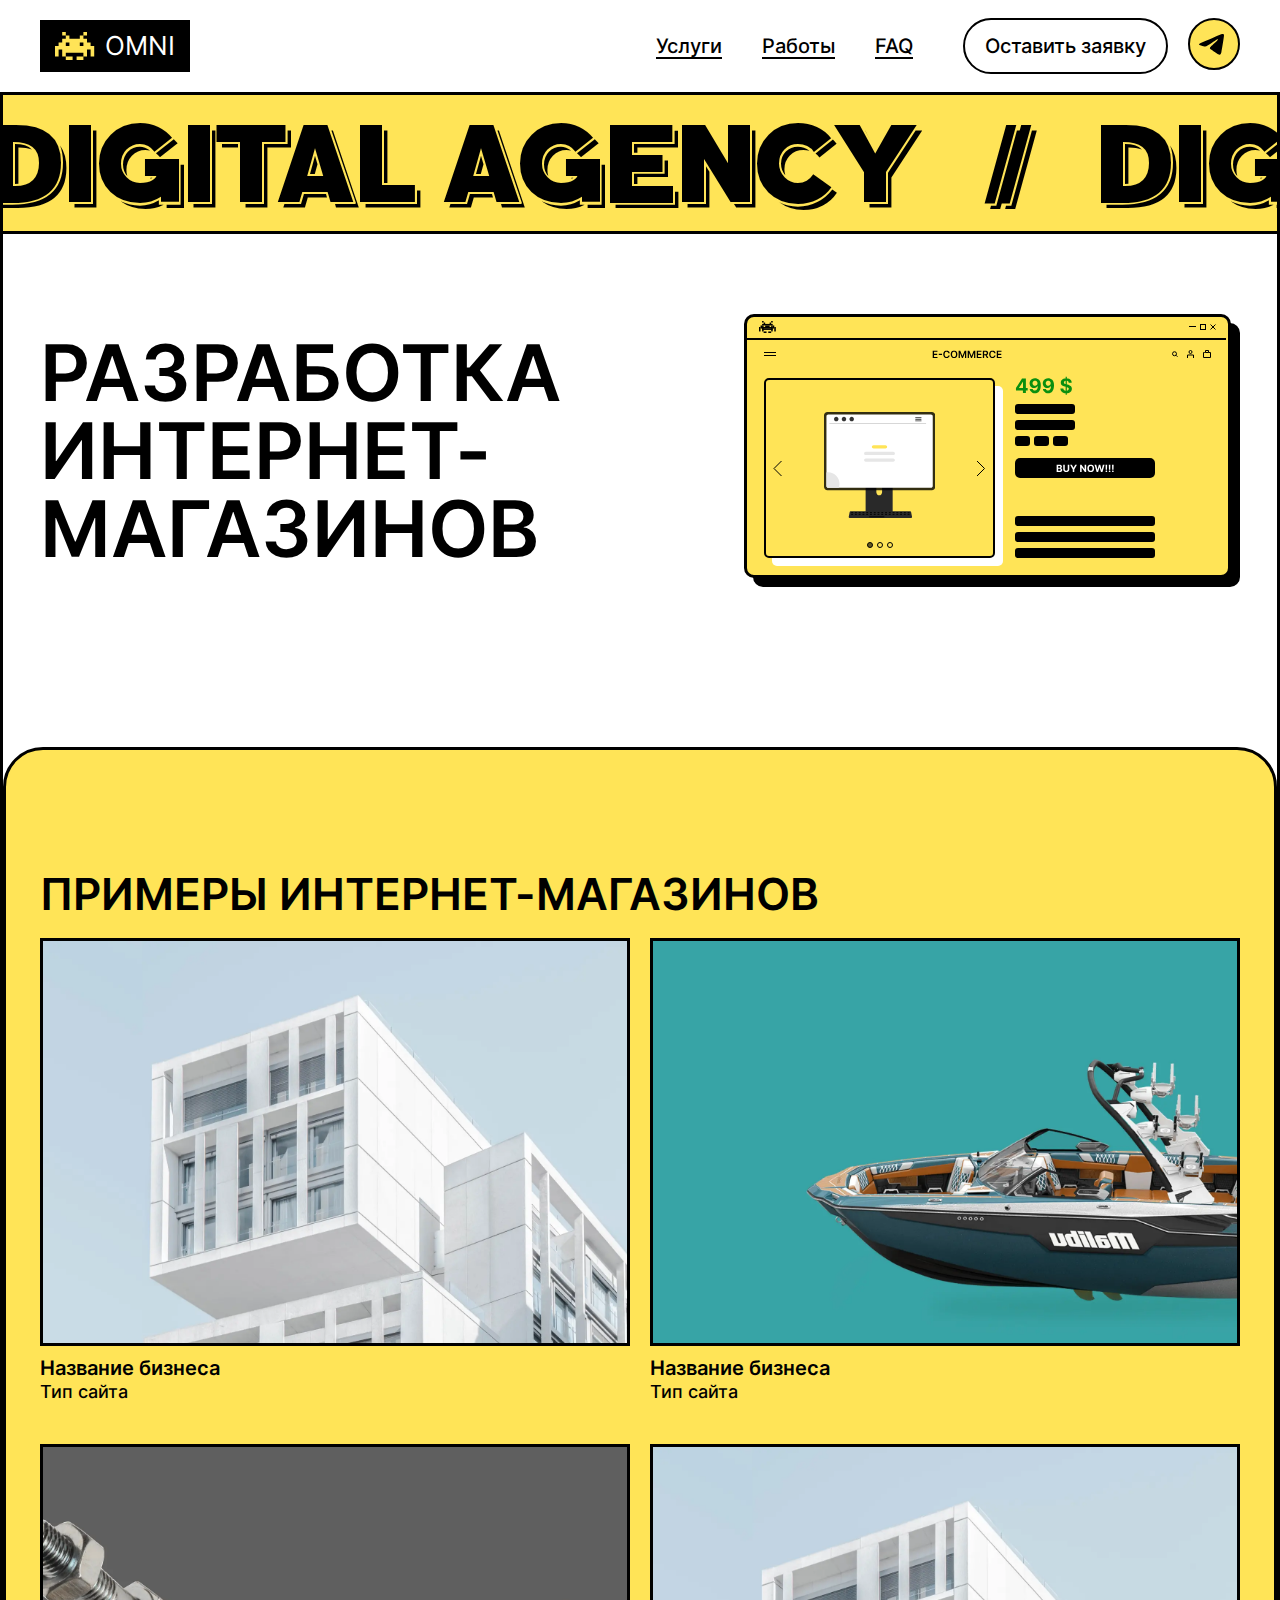
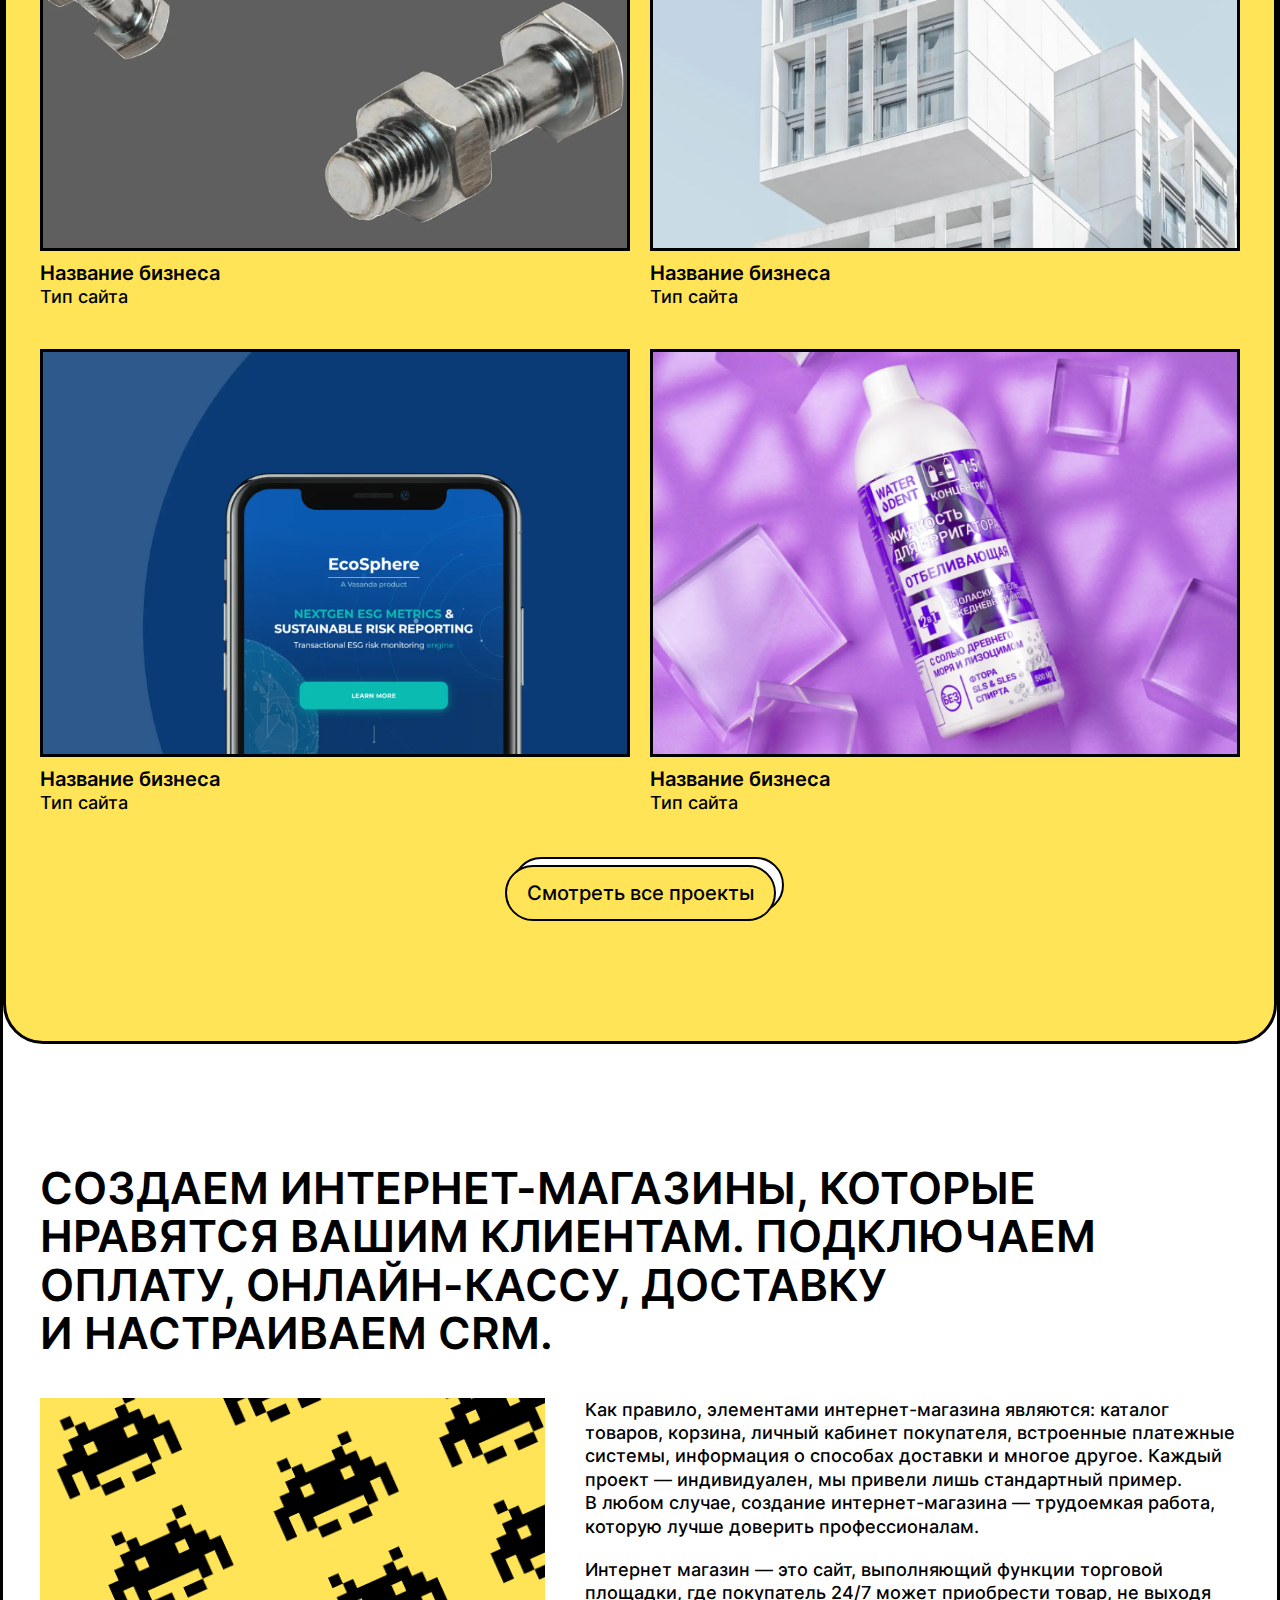
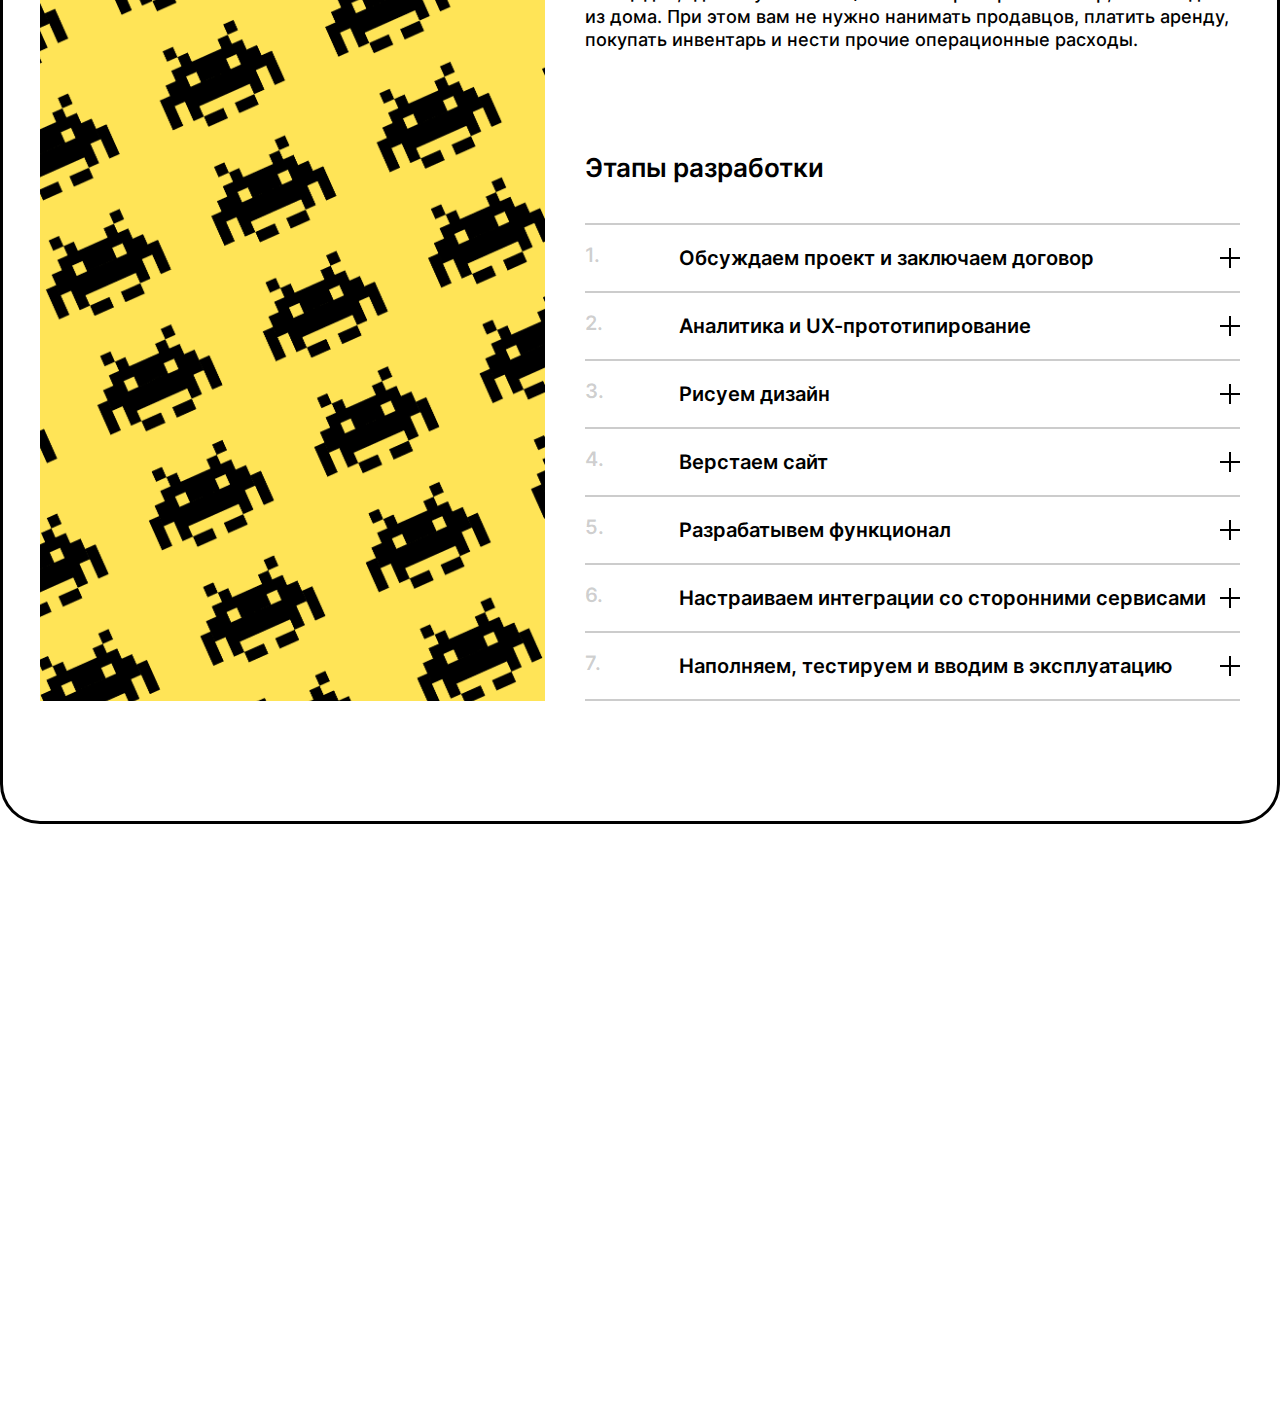
<file: develop.html>
<!DOCTYPE html>
<html lang="ru" class="page">

<head>
  <meta charset="UTF-8">
  <meta name="viewport" content="width=device-width, initial-scale=1.0">
  <link rel="shortcut icon" href="favicon.ico" type="image/x-icon">
  <meta http-equiv="X-UA-Compatible" content="ie=edge">
  <meta name="theme-color" content="#111111">
  <title>OmniAgency</title>
  <link rel="apple-touch-icon" sizes="180x180" href="img/favicon/apple-touch-icon.png">
  <link rel="icon" type="image/png" sizes="32x32" href="img/favicon/favicon-32x32.png">
  <link rel="icon" type="image/png" sizes="16x16" href="img/favicon/favicon-16x16.png">
  <link rel="manifest" href="img/favicon/site.webmanifest">
  <link rel="stylesheet" href="css/vendor.css">
  <link rel="stylesheet" href="css/main.css">
  <script defer src="js/main.js"></script>
</head>

<body class="page__body">
  <header class="header">
  <div class="header__content">
    <div class="container header__container">
      <div class="header__body">
        <a href="#" class="header__logo">
          <svg class="">
            <use xlink:href="img/sprite.svg#logo"></use>
          </svg>
          <span class="header__logo-title">Omni</span>
        </a>
        <div class="header__menu">
          <nav class="header__nav">
            <ul class="header__list list-reset">
              <li class="header__link">
                <a href="#">Услуги</a>
              </li>
              <li class="header__link">
                <a href="#">Работы</a>
              </li>
              <li class="header__link">
                <a href="#">FAQ</a>
              </li>
            </ul>
          </nav>
          <div class="header__btns">
            <button class="header__btn header__btn-app btn-main popup-open" data-popup="#popup-req">Оставить заявку</button>
            <a href="#" class="header__btn header__btn-telegram">
              <svg class="">
                <use xlink:href="img/sprite.svg#telegram"></use>
              </svg>
            </a>
          </div>
        </div>
        <button class="header__burger burger" aria-label="Открыть меню" aria-expanded="false"  data-burger>
          <span class="burger__line"></span>
        </button>
      </div>
    </div>
  </div>

  <div class="header-mobile-menu" data-menu>
    <div class="container header-mobile-menu__container">
      <nav class="header-mobile-menu__nav">
        <ul class="header-mobile-menu__list list-reset">
          <li class="header-mobile-menu__link">
            <a href="#">
              <svg viewBox="0 0 313 62" fill="none" xmlns="http://www.w3.org/2000/svg">
                <path fill-rule="evenodd" clip-rule="evenodd" d="M12.0326 61.2898H19.4473C22.8944 61.2898 26.0127 60.6441 28.6545 59.1789L28.6629 59.1743L28.6713 59.1695C31.1177 57.7922 33.1827 55.9791 34.8395 53.7424L34.8474 53.7317C36.3714 51.6552 37.6821 49.4217 38.7804 47.0357L38.791 47.0127L59.1529 0.735796H37.7974L30.8582 18.3377L21.8033 0.735796H0L2.71955 5.7358H2.04677L21.7206 41.907C21.4635 42.6912 21.2115 43.146 21.0305 43.3831L21.0232 43.3928C20.9865 43.4412 20.881 43.5689 20.4997 43.6819C19.9762 43.8223 19.0687 43.9375 17.6604 43.9375H12.0326V61.2898ZM26.7738 56.78C26.9179 56.7077 27.0598 56.6329 27.1995 56.5554C29.2842 55.3816 31.0274 53.8487 32.4289 51.9567C33.8304 50.0471 35.0392 47.9886 36.0553 45.7813L54.5553 3.7358H39.8394L39.0509 5.7358H51.5553L33.0553 47.7813C32.0392 49.9886 30.8304 52.0471 29.4289 53.9567C28.6495 55.0088 27.7645 55.9499 26.7738 56.78ZM29.968 23.1656L19.9729 3.7358H5.04677L6.13459 5.7358H16.9729L28.2201 27.5994L29.968 23.1656ZM20.7554 46.6987C19.9341 46.8579 18.9024 46.9375 17.6604 46.9375H15.0326V48.935C16.3993 48.9166 17.4928 48.7948 18.3131 48.5696C19.2241 48.3068 19.9249 47.8513 20.4154 47.2031C20.533 47.0491 20.6463 46.8809 20.7554 46.6987Z" fill="black"/>
                <path fill-rule="evenodd" clip-rule="evenodd" d="M109.034 26.9176L108.761 23.6672C108.454 19.9949 107.57 16.6401 106.057 13.6531C104.564 10.7079 102.574 8.19572 100.087 6.1521C97.621 4.10832 94.7768 2.57615 91.5895 1.53978C88.3977 0.501973 84.9532 0 81.2804 0C75.9922 0 71.1173 1.16337 66.72 3.5377C62.2639 5.92602 58.7446 9.4571 56.1712 14.0381C53.5461 18.6934 52.3174 24.2768 52.3174 30.6449C52.3174 30.9866 52.3209 31.3261 52.3279 31.6633C52.3209 31.9876 52.3174 32.3148 52.3174 32.6449C52.3174 38.6013 53.4473 43.638 55.7073 47.755C57.9847 51.8719 61.0768 54.9903 64.9836 57.1101C66.0164 57.668 67.0844 58.1525 68.1876 58.5636C72.1707 60.3952 76.5511 61.2898 81.2804 61.2898C85.524 61.2898 89.381 60.6395 92.7887 59.2563C96.0806 57.9202 98.9219 56.1237 101.252 53.8337C103.513 51.6119 105.299 49.1527 106.569 46.4533L106.572 46.4455C106.97 45.592 107.318 44.7357 107.614 43.8772V60.554H114.188C119.072 60.554 123.326 59.6757 126.725 57.6663C130.233 55.5921 132.695 52.2768 134.243 48.0479C135.755 43.9186 136.622 38.5817 136.945 32.162L136.945 32.1602L137.644 18.0881H143.247V60.554H163.332V8.10677L181.717 41.907C181.46 42.6912 181.208 43.146 181.027 43.3831L181.019 43.3928C180.983 43.4412 180.877 43.5689 180.496 43.6819C179.972 43.8223 179.065 43.9375 177.656 43.9375H172.029V61.2898H179.443C182.89 61.2898 186.009 60.6441 188.651 59.1789L188.659 59.1743L188.667 59.1695C191.114 57.7922 193.179 55.9791 194.836 53.7424L194.843 53.7317C196.368 51.6552 197.678 49.4217 198.777 47.0357L198.787 47.0127L216.281 7.25274V60.554H236.892V18.5085H259.569V60.554H276.34L291.523 38.4763V60.554H312.134V0.735796H295.141L280.179 22.7679V0.735796H197.793L190.854 18.3377L181.799 0.735796H118.445L117.496 26.2237L117.496 26.2258C117.324 30.9444 116.923 34.5191 116.337 37.0338L116.334 37.0473C115.755 39.5884 115.003 41.0182 114.331 41.7393L114.33 41.7404C113.642 42.4802 112.788 42.9461 111.639 43.1299L107.675 43.6961C108.26 41.9531 108.628 40.2009 108.763 38.4432L109.01 35.236L88.374 35.0896L87.9847 37.6585C87.8567 38.5039 87.617 39.2053 87.2943 39.7951L87.2894 39.8039L87.2846 39.8128C86.9764 40.3853 86.5853 40.8595 86.1024 41.2566C85.6341 41.6416 85.0496 41.9686 84.3089 42.214C83.5849 42.4368 82.6914 42.571 81.5958 42.571C79.716 42.571 78.2914 42.1395 77.1807 41.4134C76.0912 40.6843 75.1549 39.5487 74.4488 37.8105C73.7552 36.0421 73.3486 33.6871 73.3486 30.6449C73.3486 27.7932 73.7422 25.5105 74.4314 23.7195C75.1271 21.9569 76.0724 20.7593 77.2009 19.9581C78.3083 19.1836 79.7531 18.7188 81.7009 18.7188C82.5514 18.7188 83.2735 18.8119 83.8863 18.9721C84.3956 19.266 84.857 19.6103 85.2705 20.005C86.0589 20.7232 86.672 21.5817 87.11 22.5803C87.5655 23.5788 87.8458 24.6913 87.9509 25.9176H88.1113L88.197 26.9176H109.034ZM102.536 23.9176H105.772C105.685 22.8815 105.549 21.8815 105.363 20.9176C104.948 18.7686 104.288 16.7992 103.381 15.0092C102.067 12.4164 100.332 10.2353 98.1775 8.46591C96.0226 6.67898 93.5174 5.32126 90.6618 4.39275C87.8063 3.46425 84.6791 3 81.2804 3C76.4452 3 72.0655 4.0599 68.1412 6.17969C66.9518 6.81691 65.8363 7.54668 64.7949 8.369C64.9096 8.30502 65.0251 8.2419 65.1412 8.17969C69.0655 6.0599 73.4452 5 78.2804 5C81.6791 5 84.8062 5.46425 87.6618 6.39275C90.5174 7.32126 93.0226 8.67898 95.1775 10.4659C97.3323 12.2353 99.0667 14.4164 100.381 17.0092C101.427 19.0733 102.145 21.3761 102.536 23.9176ZM94.574 55.0861C96.3057 54.1205 97.8309 52.9898 99.1498 51.6939C101.182 49.6967 102.75 47.5244 103.854 45.1768C104.477 43.8405 104.953 42.5181 105.28 41.2097C105.532 40.2025 105.696 39.2036 105.772 38.2131L90.9509 38.108C90.8424 38.8242 90.67 39.4967 90.4338 40.1256L102.772 40.2131C102.597 42.4905 101.957 44.8118 100.854 47.1768C99.7499 49.5244 98.182 51.6967 96.1498 53.6939C95.6537 54.1813 95.1284 54.6454 94.574 55.0861ZM85.744 44.8845C85.5739 44.951 85.4 45.0134 85.2222 45.0717C84.1535 45.4046 82.9447 45.571 81.5958 45.571C79.2307 45.571 77.2073 45.0192 75.5255 43.9155C73.8437 42.7943 72.556 41.13 71.6625 38.9226C70.7866 36.6977 70.3486 33.9384 70.3486 30.6449C70.3486 27.5265 70.7778 24.8549 71.6363 22.63C72.2859 20.9799 73.1572 19.6141 74.25 18.5325C73.6178 18.794 73.0255 19.1183 72.4729 19.5057C70.7911 20.697 69.5122 22.4051 68.6363 24.63C67.7778 26.8549 67.3486 29.5265 67.3486 32.6449C67.3486 35.9384 67.7866 38.6977 68.6625 40.9226C69.556 43.13 70.8436 44.7943 72.5255 45.9155C74.2073 47.0192 76.2307 47.571 78.5958 47.571C79.9447 47.571 81.1535 47.4046 82.2222 47.0717C83.2909 46.7214 84.2194 46.2221 85.0077 45.5739C85.2696 45.3586 85.515 45.1288 85.744 44.8845ZM306.134 57.554H309.134V3.7358H296.731L295.372 5.7358H306.134V57.554ZM277.179 30.1078V3.7358H262.569V5.7358H274.179V33.9062H274.6L277.179 30.1078ZM273.137 57.554H274.762L291.523 33.1821V31.2784H291.208L273.137 57.554ZM230.892 57.554H233.892V17.5085H230.892V57.554ZM254.122 15.5085H257.122V3.7358H219.281V5.7358H254.122V15.5085ZM186.77 56.78C186.914 56.7077 187.056 56.6328 187.196 56.5554C189.28 55.3816 191.023 53.8487 192.425 51.9567C193.826 50.0471 195.035 47.9886 196.051 45.7813L214.551 3.7358H199.835L199.047 5.7358H211.551L193.051 47.7813C192.035 49.9886 190.826 52.0471 189.425 53.9567C188.646 55.0088 187.761 55.9499 186.77 56.78ZM189.964 23.1656L179.969 3.7358H165.043L166.131 5.7358H176.969L188.216 27.5994L189.964 23.1656ZM180.752 46.6987C179.93 46.8579 178.899 46.9375 177.656 46.9375H175.029V48.935C176.395 48.9166 177.489 48.7948 178.309 48.5696C179.22 48.3068 179.921 47.8513 180.411 47.2031C180.529 47.0491 180.642 46.8809 180.752 46.6987ZM157.332 57.554H160.332V3.7358H121.335L121.261 5.7358H157.332V57.554ZM113.584 45.7214C113.111 45.889 112.611 46.0141 112.085 46.0966L110.614 46.3068V47.7108C111.735 47.3085 112.705 46.6663 113.526 45.7841C113.546 45.7634 113.565 45.7425 113.584 45.7214ZM124.181 55.6297C124.532 55.4591 124.871 55.2771 125.198 55.0838C127.984 53.437 130.06 50.7479 131.426 47.0163C132.793 43.2848 133.634 38.2831 133.949 32.0114L134.69 17.0881H131.79L130.949 34.0114C130.634 40.2831 129.793 45.2848 128.426 49.0163C127.406 51.8015 125.991 54.006 124.181 55.6297Z" fill="black"/>
              </svg>
            </a>
          </li>
          <li class="header-mobile-menu__link">
            <a href="#">
              <svg viewBox="0 0 323 63" fill="none" xmlns="http://www.w3.org/2000/svg">
                <path fill-rule="evenodd" clip-rule="evenodd" d="M176.545 0.00740785C174.313 0.0870259 172.323 0.331166 170.331 0.769545C165.897 1.74567 161.745 3.68817 158.434 6.33526C157.598 7.00363 156.936 7.59926 156.15 8.39201C155.202 9.34727 154.465 10.2007 153.648 11.2916C151.998 13.4933 150.694 15.8653 149.75 18.3841C148.571 21.5282 147.884 24.9723 147.66 28.851C147.65 29.0255 147.641 29.17 147.639 29.1721C147.637 29.1743 147.573 29.0865 147.498 28.9769C147.039 28.3064 146.496 27.6074 145.96 26.9968C145.445 26.4105 144.805 25.7672 144.212 25.2389C142.094 23.3531 139.564 21.8492 136.634 20.7346C136.443 20.6619 136.261 20.5923 136.229 20.58C136.18 20.5607 136.887 20.5573 141.102 20.5566L146.031 20.5558V10.634V0.712227L123.121 0.716309L100.211 0.720376L100.203 24.5422L100.194 48.3641L92.3271 24.591C88.0001 11.5158 84.4502 0.794171 84.4385 0.765089L84.4171 0.712227L71.5306 0.716293L58.6442 0.720376L54.8987 12.0375L51.1532 23.3546L51.1497 23.2117C51.1399 22.8105 51.1083 22.0848 51.0868 21.7675C50.8661 18.5088 50.0907 15.5499 48.7618 12.8949C46.9901 9.35522 44.3268 6.44193 40.9519 4.35211C37.5252 2.23018 33.6331 1.05183 29.1442 0.77732C28.9872 0.767723 28.7047 0.751572 28.5163 0.741456C28.2682 0.728102 24.2942 0.721433 14.0869 0.717204L0 0.711381V31.4937V62.276H11.3511H22.7021L22.7062 54.3507L22.7103 46.4255L25.3524 46.4158C27.0139 46.4097 28.1094 46.3993 28.3043 46.3876C29.2725 46.3298 29.7509 46.2916 30.3918 46.221C35.3506 45.6748 39.7292 43.953 43.2093 41.1807C44.2031 40.389 45.2366 39.3908 46.0023 38.483C46.098 38.3695 46.1895 38.2625 46.2057 38.2451C46.2245 38.2249 46.1768 38.3891 46.0735 38.7005C45.3047 41.0171 38.2773 62.2596 38.2773 62.2667C38.2773 62.2718 43.7614 62.2759 50.4642 62.2759L62.6511 62.2758L64.1993 57.1605L65.7475 52.0452H71.2146H76.6818L76.7149 52.1549C76.7331 52.2153 77.3356 54.2064 78.0538 56.5794C78.772 58.9525 79.3597 60.8976 79.3597 60.9019C79.3597 60.9062 79.5049 60.9097 79.6825 60.9097H80.0053L80.2106 61.5887L80.4158 62.2678H102.879C126.356 62.2678 125.565 62.27 126.705 62.2022C130.338 61.9859 133.62 61.2985 136.564 60.1376C140.91 58.423 144.411 55.8357 146.873 52.5168C148.154 50.7914 149.089 49.0265 149.751 47.085L149.854 46.7848L149.876 46.841C149.967 47.0651 150.246 47.6714 150.433 48.0521C151.312 49.8429 152.515 51.6618 153.844 53.2081C154.624 54.1155 155.564 55.0503 156.444 55.7943C158.532 57.5582 160.871 58.9102 163.59 59.9237C163.768 59.9902 164.024 60.0956 164.158 60.158C167.567 61.7375 171.43 62.6864 175.461 62.9339C176.896 63.0221 178.511 63.022 179.962 62.9337C185.78 62.5797 191.208 60.7566 195.618 57.6756C198.906 55.3789 201.667 52.3276 203.762 48.6737C205.676 45.3375 206.916 41.519 207.482 37.2194C207.647 35.9679 207.747 34.77 207.813 33.267C207.84 32.6401 207.84 30.3459 207.813 29.7293C207.706 27.341 207.492 25.4436 207.108 23.4908C206.942 22.6495 206.682 21.5571 206.476 20.8363L206.395 20.5558H212.452H218.508V41.4159V62.276H229.761H241.015V41.4159V20.5558H247.864H254.714L254.718 41.4118L254.722 62.2678H267.305C280.399 62.2678 280.094 62.2693 281.233 62.202C286.132 61.9128 290.41 60.7598 294.149 58.7212C296.749 57.304 298.93 55.5424 300.686 53.4417L300.926 53.1549L300.934 57.7114L300.942 62.2678L311.971 62.2719L323 62.276V31.4941V0.712227L311.971 0.716293L300.942 0.720376L300.938 14.1108L300.934 27.5013L300.8 27.3426C299.876 26.2452 298.766 25.1809 297.633 24.3047C296.026 23.0612 294.215 22.0078 292.223 21.1563C288.829 19.7061 285.09 18.9038 280.784 18.7016C280.154 18.672 279.195 18.6532 278.301 18.653L277.433 18.6527V9.68249V0.712243H239.922H202.411L202.41 6.44979C202.409 12.0837 202.409 12.1866 202.378 12.1467C202.361 12.1243 202.262 11.9852 202.157 11.8376C200.418 9.38646 198.239 7.19811 195.839 5.49172C192.957 3.4427 189.541 1.88392 185.955 0.980993C183.734 0.421731 181.51 0.110659 179.032 0.0129861C178.678 -0.000969426 176.892 -0.00496995 176.545 0.00740785ZM178.365 4.07889C179.311 4.1002 179.961 4.13756 180.785 4.21804C184.474 4.578 187.836 5.58524 190.977 7.27088C193.59 8.67342 195.832 10.5026 197.722 12.7729C199.469 14.8703 200.901 17.3255 201.845 19.8401C202.87 22.5693 203.467 25.5319 203.674 28.9161C203.73 29.8317 203.74 30.2138 203.74 31.5022C203.74 32.7891 203.731 33.1422 203.674 34.0721C203.37 39.0654 202.182 43.3046 200.092 46.8566C197.962 50.4743 195.222 53.2544 191.77 55.3013C191.477 55.4744 190.969 55.7589 190.832 55.8255L190.742 55.8692L190.8 55.8155C190.832 55.7859 190.967 55.6666 191.101 55.5503C192.98 53.92 194.656 51.874 196.013 49.5563C196.304 49.0587 196.498 48.6991 196.774 48.1449C198.414 44.8471 199.349 41.0237 199.597 36.6014C199.681 35.1106 199.681 33.3308 199.597 31.8357C199.333 27.1178 198.276 23.0465 196.429 19.6368C194.921 16.854 192.988 14.462 190.709 12.5615C189.583 11.6218 188.325 10.7712 186.983 10.0416C183.561 8.18195 179.776 7.11417 175.681 6.85323C174.885 6.80253 174.38 6.79129 173.308 6.80038C172.28 6.80912 172.069 6.8164 171.326 6.86907C167.602 7.13292 164.182 8.04725 161.023 9.62353C160.805 9.73207 160.627 9.81806 160.627 9.81461C160.627 9.81117 160.783 9.68413 160.974 9.53231C161.887 8.80528 162.806 8.17834 163.775 7.62111C167.69 5.37061 172.101 4.18543 176.953 4.08011C177.253 4.07359 177.543 4.06725 177.597 4.06603C177.651 4.06482 177.996 4.0706 178.365 4.07889ZM27.9455 4.81128C30.3227 4.87855 32.3644 5.19499 34.3494 5.80383C37.02 6.62296 39.4565 8.00108 41.4086 9.79661C42.0122 10.3518 42.6223 11.0041 43.1266 11.6336C45.4311 14.5099 46.7313 17.9837 47.0019 21.9871C47.0539 22.7566 47.0691 24.0438 47.0349 24.7684C46.9003 27.6136 46.3102 30.0568 45.2181 32.2911C44.5734 33.61 43.7146 34.8993 42.7369 36.0158C42.4523 36.3409 41.6578 37.1395 41.3433 37.4167C40.2108 38.4149 38.9993 39.2379 37.6412 39.9317L37.2906 40.1108L37.4781 39.9358C38.8626 38.6441 39.994 37.1643 40.9042 35.4547C41.6406 34.0714 42.2229 32.415 42.5566 30.754C43.1245 27.9273 43.1071 24.5908 42.5099 21.7696C41.956 19.1532 40.9124 16.8309 39.3714 14.7857C38.8809 14.1347 38.4753 13.6648 37.9024 13.0839C36.733 11.8979 35.4353 10.9175 33.9227 10.077C31.9005 8.95321 29.624 8.19364 27.1382 7.81323C26.2956 7.6843 25.5401 7.60998 24.3657 7.54051C24.1331 7.52675 21.3633 7.52013 14.0624 7.51589L4.07725 7.51008V6.16329C4.07725 5.42254 4.08215 4.81161 4.08813 4.80565C4.10617 4.78765 27.3042 4.79313 27.9455 4.81128ZM90.0772 30.811C94.8117 45.1154 98.7872 57.1283 98.9118 57.5062L99.1382 58.1935L96.6433 58.1894L94.1485 58.1853L85.7679 32.8637C81.1585 18.9368 77.3829 7.53513 77.3776 7.52661C77.3716 7.5168 74.3036 7.51109 69.0369 7.51109H60.7058L60.84 7.10039C60.9139 6.8745 61.1155 6.26334 61.288 5.74223L61.6018 4.79477L71.5354 4.79885L81.4691 4.80294L90.0772 30.811ZM141.937 10.634V16.4732H139.891H137.844V11.9921V7.51109H121.07H104.296V6.15295V4.7948H123.117H141.937V10.634ZM253.03 10.6381L253.034 16.4732H250.988H248.941L248.937 11.9962L248.933 7.51922L227.719 7.51516L206.505 7.51107V6.15293V4.79479L229.765 4.79887L253.026 4.80294L253.03 10.6381ZM273.339 13.7639V22.7329L276.695 22.7403C278.761 22.7449 280.182 22.7545 280.393 22.7653C282.714 22.884 284.353 23.0891 286.15 23.4855C289.71 24.271 292.882 25.7247 295.343 27.6988C297.344 29.3041 298.957 31.36 299.934 33.5516C300.34 34.462 300.692 35.5431 300.892 36.4918L300.934 36.6913V40.2682V43.845L300.86 44.1756C300.425 46.1267 299.646 47.9105 298.511 49.5566C296.977 51.7829 294.998 53.5587 292.445 55.0004C292.163 55.1599 291.618 55.4467 291.611 55.4397C291.609 55.4373 291.671 55.3807 291.749 55.3139C291.985 55.112 292.904 54.1862 293.162 53.8913C295.641 51.0538 296.935 47.8854 297.15 44.1239C297.195 43.3213 297.186 42.2467 297.125 41.47C296.92 38.8204 296.16 36.4694 294.839 34.4009C293.886 32.908 292.661 31.5475 291.249 30.4149C289.766 29.2244 288.026 28.2262 286.043 27.4266C283.316 26.3276 280.245 25.6922 276.772 25.5089C275.874 25.4615 275.114 25.452 272.193 25.4518L269.262 25.4516L269.258 16.4854L269.254 7.51922L264.031 7.51512L258.808 7.51104V6.16376C258.808 5.42277 258.813 4.81161 258.819 4.80565C258.825 4.79968 262.094 4.7948 266.084 4.7948H273.339V13.7639ZM319.559 31.4941V58.1934H317.52H315.482L315.477 32.8563L315.473 7.51922L310.25 7.51512L305.027 7.51104V6.15291V4.7948H312.293H319.559V31.4941ZM18.6086 25.0863V31.0808L21.5646 31.0747C24.1534 31.0693 24.5561 31.0652 24.806 31.0417C25.3928 30.9865 25.8656 30.9149 26.3284 30.8113C26.4346 30.7874 26.5244 30.7708 26.5278 30.7742C26.5312 30.7776 26.4712 30.8639 26.3944 30.966C25.2858 32.4392 23.597 33.3657 21.461 33.6727C20.6441 33.7901 20.4563 33.7956 17.2998 33.7956L14.5313 33.7956V26.4438V19.0919H16.57H18.6086V25.0863ZM118.827 20.9693V22.7329L122.183 22.7403C124.27 22.7449 125.665 22.7544 125.873 22.7653C126.873 22.818 127.436 22.8585 128.075 22.9235C130.951 23.2161 133.554 23.8508 135.882 24.8272C138.08 25.7488 139.898 26.8687 141.489 28.2793C141.806 28.5603 142.583 29.3417 142.858 29.6561C145.04 32.1492 146.255 34.8834 146.633 38.1547C146.769 39.3336 146.784 40.7208 146.675 41.9526C146.451 44.4618 145.689 46.8064 144.436 48.8409C142.862 51.3952 140.661 53.4627 137.842 55.0345C137.566 55.1883 137.074 55.447 137.069 55.4412C137.066 55.4386 137.124 55.384 137.197 55.32C137.81 54.783 138.555 53.9986 139.124 53.2894C140.891 51.0911 141.98 48.6616 142.427 45.9213C142.523 45.3316 142.572 44.9023 142.626 44.1972C142.654 43.8177 142.654 42.1517 142.625 41.7574C142.457 39.4489 141.953 37.5336 141.032 35.6986C139.907 33.4563 138.165 31.4428 135.983 29.8636C133.681 28.1971 130.74 26.9205 127.585 26.2182C125.746 25.8087 124.105 25.6013 121.755 25.4816C121.546 25.471 120.117 25.4613 118.081 25.4566L114.75 25.4491V22.3274V19.2058H116.789H118.827V20.9693ZM236.921 38.6996V58.1934H234.882H232.844V38.6996V19.2058H234.882H236.921V38.6996ZM169.781 20.1044C168.245 21.9475 167.254 24.5321 166.85 27.7531C166.696 28.9835 166.638 30.0089 166.638 31.5022C166.639 32.6925 166.66 33.2533 166.744 34.2348C166.92 36.293 167.33 38.19 167.926 39.6999C168.713 41.6969 169.887 43.3098 171.356 44.4142C172.659 45.3939 174.321 46.0166 176.178 46.2211C176.684 46.2768 176.879 46.2883 177.483 46.2981C178.868 46.3207 180.111 46.1639 181.226 45.826C181.329 45.7948 181.415 45.771 181.417 45.7732C181.419 45.7754 181.338 45.8682 181.236 45.9794C180.222 47.0909 178.928 47.9404 177.512 48.4239C176.33 48.8278 175.08 49.0194 173.626 49.0194C171.708 49.0194 170.086 48.678 168.643 47.971C167.733 47.5245 167.043 47.0285 166.303 46.2885C165.484 45.4695 164.866 44.5943 164.297 43.449C163.82 42.4877 163.489 41.5588 163.197 40.3632C162.803 38.752 162.6 37.0363 162.552 34.9245C162.499 32.5841 162.688 30.3649 163.1 28.4932C163.399 27.1355 163.794 25.9979 164.346 24.9067C164.771 24.0648 165.186 23.4282 165.738 22.7678C165.985 22.4716 166.587 21.8696 166.866 21.6384C167.707 20.9411 168.587 20.437 169.638 20.0498C169.755 20.0069 169.86 19.9714 169.871 19.971C169.883 19.9706 169.842 20.0306 169.781 20.1044ZM24.3738 20.475C24.4994 20.4842 24.6902 20.5023 24.7979 20.5153C25.0225 20.5424 25.0223 20.5422 25.3847 20.831C26.524 21.7389 27.3472 23.1292 27.6446 24.6477L27.6798 24.8278L27.6143 25.0234C27.4661 25.4653 27.2079 25.8673 26.8988 26.1373C26.4723 26.5098 25.8825 26.7612 25.1322 26.8903C24.6525 26.9728 24.4785 26.9841 23.5624 26.9923L22.7021 27.0001V23.7291V20.4582L23.4238 20.4582C23.8207 20.4583 24.2482 20.4658 24.3738 20.475ZM178.29 20.7838C178.613 20.8034 178.942 20.8392 179.189 20.8815L179.372 20.9126L179.569 21.0457C180.12 21.4172 180.481 21.7151 180.958 22.1897C181.45 22.6801 181.793 23.0956 182.166 23.6543C182.668 24.405 183.051 25.1588 183.428 26.1347C184.133 27.9611 184.532 30.0195 184.666 32.5138C184.679 32.7503 184.677 32.9056 184.658 33.2132C184.519 35.4715 184.11 37.3215 183.423 38.7983C183.191 39.2976 182.848 39.8571 182.537 40.2448C182.358 40.468 181.955 40.8711 181.74 41.0419C180.928 41.6877 179.963 42.048 178.69 42.1812C178.351 42.2166 177.462 42.2303 177.083 42.2059C176.022 42.1376 175.164 41.9205 174.413 41.53C173.597 41.1058 172.898 40.403 172.323 39.4288C172.17 39.1704 171.877 38.5686 171.753 38.2604C171.328 37.2015 171.008 35.7762 170.855 34.2592C170.772 33.4367 170.741 32.8454 170.728 31.8519C170.692 28.9306 171.042 26.527 171.77 24.7115C171.897 24.3926 172.203 23.7762 172.368 23.5021C173.374 21.8401 174.77 20.996 176.823 20.8082C176.97 20.7947 177.139 20.7813 177.197 20.7785C177.459 20.766 178.045 20.7688 178.29 20.7838ZM68.3656 24.5721C68.8761 26.2604 69.0707 26.9256 69.064 26.9592C69.0589 26.9848 68.3711 29.2636 67.5357 32.0231C66.7002 34.7827 66.0126 37.0607 66.0076 37.0853L65.9985 37.13H69.0817H72.1649L72.2139 37.2886C72.3241 37.6452 72.9828 39.8284 72.9828 39.837C72.9828 39.8421 70.4904 39.8463 67.444 39.8463H61.9052L61.9146 39.8097C61.9197 39.7895 63.1186 35.8261 64.5787 31.0021L67.2334 22.2311L67.4457 22.2313L67.6579 22.2315L68.3656 24.5721ZM118.827 41.6686V46.8254L121.971 46.8194C125.31 46.813 125.221 46.8149 125.883 46.7352C126.183 46.699 126.641 46.6211 126.921 46.5586C127.053 46.529 127.161 46.5074 127.161 46.5105C127.161 46.5176 127.108 46.6017 127.096 46.6126C127.092 46.6171 127.068 46.6506 127.043 46.6871C127.018 46.7237 126.983 46.7694 126.965 46.7888C126.947 46.8082 126.936 46.824 126.941 46.824C126.947 46.824 126.934 46.8414 126.913 46.8626C126.893 46.8839 126.861 46.9222 126.843 46.9479C126.825 46.9735 126.781 47.0275 126.744 47.0678C126.708 47.1082 126.653 47.1696 126.622 47.2043C126.502 47.3398 126.077 47.7447 125.999 47.7977C125.979 47.8113 125.959 47.8269 125.955 47.8324C125.95 47.8379 125.917 47.8639 125.881 47.8903C125.845 47.9166 125.806 47.9474 125.794 47.9585C125.782 47.9697 125.768 47.9789 125.762 47.9789C125.756 47.9789 125.73 47.9964 125.705 48.0177C125.68 48.0391 125.635 48.0739 125.604 48.095C125.572 48.1161 125.547 48.1389 125.547 48.1456C125.547 48.1523 125.533 48.1578 125.516 48.1578C125.498 48.1578 125.482 48.1635 125.479 48.1704C125.471 48.1883 125.21 48.353 125.189 48.353C125.179 48.353 125.172 48.3585 125.172 48.3653C125.172 48.372 125.151 48.3866 125.127 48.3976C125.102 48.4087 125.056 48.4338 125.025 48.4534C124.941 48.5056 124.489 48.7274 124.291 48.8132C123.37 49.2123 122.263 49.4496 120.974 49.5236C120.794 49.5339 119.55 49.5403 117.717 49.5403H114.75V43.0261V36.5119H116.789H118.827V41.6686ZM273.339 41.6687V46.8254L276.491 46.8194C279.265 46.814 279.677 46.8101 279.928 46.7864C280.528 46.7299 281.021 46.6565 281.465 46.5574C281.597 46.5279 281.706 46.5072 281.706 46.5115C281.706 46.5158 281.653 46.5933 281.588 46.6839C281.233 47.1799 280.726 47.6788 280.205 48.0462C278.923 48.9502 277.457 49.4106 275.5 49.5239C275.336 49.5334 274.004 49.5401 272.242 49.5402L269.262 49.5403V43.0261V36.5119H271.3H273.339V41.6687ZM125.025 37.8944C125.146 37.9033 125.348 37.9226 125.473 37.9372L125.701 37.9638L125.832 38.0631C126.582 38.6321 127.226 39.3932 127.617 40.1704C127.782 40.4976 128.009 41.0979 128.013 41.2147C128.014 41.2399 127.971 41.3304 127.91 41.4343C127.779 41.6561 127.541 41.9023 127.308 42.0564C127.116 42.1835 126.751 42.3627 126.529 42.4392C126.316 42.5123 125.957 42.5998 125.694 42.6427C125.206 42.722 125.069 42.7295 123.969 42.7371L122.921 42.7443V40.3112V37.8782L123.863 37.8782C124.381 37.8782 124.904 37.8855 125.025 37.8944ZM279.553 37.8944C279.997 37.9271 280.225 37.9596 280.287 37.9992C280.475 38.1204 280.937 38.5332 281.212 38.8267C281.814 39.4681 282.26 40.2331 282.497 41.0329L282.557 41.2355L282.514 41.3226C282.324 41.7104 281.97 42.0287 281.453 42.2784C281.107 42.4456 280.735 42.5572 280.262 42.6355C279.736 42.7226 279.617 42.7294 278.489 42.7371L277.433 42.7443V40.3112V37.8782L278.383 37.8782C278.905 37.8782 279.432 37.8855 279.553 37.8944ZM18.6086 51.6304V58.1934H16.57H14.5313V51.6304V45.0674H16.57H18.6086V51.6304ZM61.8764 50.7073C61.8764 50.714 61.3679 52.3993 60.7464 54.4524L59.6165 58.1853L57.9803 58.1894C56.6355 58.1928 56.3456 58.1898 56.3523 58.1722C56.3607 58.1503 58.5741 50.8431 58.6011 50.748L58.6161 50.6951H60.2463C61.1428 50.6951 61.8764 50.7006 61.8764 50.7073Z" fill="black"/>
              </svg>
            </a>
          </li>
          <li class="header-mobile-menu__link">
            <a href="#">
              <svg viewBox="0 0 155 65" fill="none" xmlns="http://www.w3.org/2000/svg">
                <path fill-rule="evenodd" clip-rule="evenodd" d="M0 60.554H20.6108V39.5313H40.4969L33.5578 60.554H55.7023L58.8121 50.2528H71.6323L74.4402 59.554H74.9102L75.2121 60.554H97.3567L77.612 0.735796H53.3024L41.5284 36.4062V21.7585H20.6108V18.5085H43.8409V0.735796H0V60.554ZM14.6108 57.554H17.6108V38.5313H14.6108V57.554ZM35.5284 36.5313H38.5284V24.7585H17.6108V17.5085H14.6108V26.7585H35.5284V36.5313ZM37.8409 15.5085H40.8409V3.7358H3V5.7358H37.8409V15.5085ZM89.5471 57.554H93.2072L75.443 3.7358H55.4714L54.8113 5.7358H72.443L89.5471 57.554ZM51.078 57.554H53.4743L55.9803 49.2528H53.584L51.078 57.554ZM59.8842 36.321L63.6553 23.8292L62.6674 20.5568H62.247L56.8842 38.321H68.0302L67.4264 36.321H59.8842ZM65.2222 29.0194L66.5208 33.321H63.9236L65.2222 29.0194Z" fill="black"/>
                <path fill-rule="evenodd" clip-rule="evenodd" d="M132.937 63.5483L133.796 64.5483H154.476L143.942 51.8088C145.121 50.4398 146.177 48.9322 147.111 47.2899L147.114 47.2852C149.758 42.6126 150.998 37.0187 150.998 30.6449C150.998 24.2717 149.758 18.6839 147.111 14.0261C144.517 9.44467 140.969 5.9173 136.481 3.53275C132.051 1.16183 127.144 0 121.824 0C116.473 0 111.547 1.16045 107.114 3.53365C102.64 5.92004 99.1019 9.44944 96.509 14.0309L96.5069 14.0346C93.8805 18.6905 92.6511 24.2751 92.6511 30.6449C92.6511 36.9837 93.882 42.5559 96.5042 47.2242L96.5079 47.2308L96.5117 47.2374C99.1038 51.798 102.637 55.3287 107.098 57.7473L107.105 57.7511L107.112 57.7549C107.635 58.0353 108.166 58.2988 108.703 58.5454M113.953 34.5824C113.777 33.4172 113.682 32.1081 113.682 30.6449C113.682 27.6655 114.073 25.3387 114.745 23.5726C115.429 21.8033 116.346 20.655 117.408 19.9207L117.413 19.9169C118.484 19.1728 119.898 18.7188 121.824 18.7188C122.728 18.7188 123.516 18.8187 124.205 19.0006C124.451 19.1401 124.69 19.2909 124.921 19.4531C126.585 20.5919 127.838 22.2737 128.679 24.4986C129.445 26.4685 129.869 28.8431 129.952 31.6223C129.915 32.7899 129.813 33.8502 129.653 34.8096L129.473 34.5824H113.953ZM114.436 18.512C113.818 18.7652 113.24 19.0789 112.702 19.4531C111.055 20.5919 109.802 22.2737 108.944 24.4986C108.103 26.706 107.682 29.4214 107.682 32.6449C107.682 35.8684 108.103 38.5926 108.944 40.8175C109.802 43.0249 111.055 44.7067 112.702 45.8629C114.366 47.0017 116.407 47.571 118.824 47.571C119.118 47.571 119.405 47.5627 119.687 47.5459L117.676 44.883C116.968 44.6189 116.31 44.2789 115.702 43.8629C114.055 42.7067 112.802 41.0249 111.944 38.8175C111.515 37.6839 111.196 36.4208 110.986 35.0281C110.964 34.881 110.943 34.7324 110.923 34.5824C110.763 33.3651 110.682 32.0526 110.682 30.6449C110.682 27.4214 111.103 24.706 111.944 22.4986C112.567 20.8836 113.398 19.5547 114.436 18.512ZM118.184 39.5824H125.026L127.669 42.9026C128.054 42.2693 128.39 41.5743 128.679 40.8175C128.889 40.2737 129.073 39.7001 129.231 39.0966L128.026 37.5824H116.674L118.184 39.5824ZM143.449 61.5483L136.929 53.6638C138.699 52.01 140.224 50.0579 141.503 47.8075C143.833 43.6906 144.998 38.6364 144.998 32.6449C144.998 26.6534 143.833 21.608 141.503 17.5085C139.173 13.3916 136.028 10.282 132.069 8.17969C128.109 6.0599 123.695 5 118.824 5C113.919 5 109.487 6.0599 105.528 8.17969C105.394 8.25075 105.262 8.32294 105.131 8.3963C106.187 7.56282 107.32 6.82395 108.528 6.17969C112.487 4.0599 116.919 3 121.824 3C126.695 3 131.109 4.0599 135.069 6.17969C139.028 8.28196 142.173 11.3916 144.503 15.5085C146.833 19.608 147.998 24.6534 147.998 30.6449C147.998 36.6364 146.833 41.6906 144.503 45.8075C143.753 47.1273 142.918 48.3446 141.999 49.4592C141.351 50.2451 140.661 50.9799 139.929 51.6638L148.103 61.5483H143.449Z" fill="black"/>
              </svg>
            </a>
          </li>
        </ul>
      </nav>
      <button class="header-mobile-menu__btn popup-open" data-popup="#popup-req">Оставить заявку</button>
      <div class="header-mobile-menu__footer">
        <a href="tel:+79063684140" class="header-mobile-menu__tel">+7 906 368-41-40</a>
        <a href="#">telegram</a>
      </div>
    </div>
  </div>
</header>

  <div class="page__inner">
    <main class="main">

      <div class="wrap-white wrap-white-page">
        <div class="marquee" id="marquee">
  <h1>DIGITAL AGENCY // </h1>
  <h1>DIGITAL AGENCY // </h1>
  <h1>DIGITAL AGENCY // </h1>
  <h1>DIGITAL AGENCY // </h1>
  <h1>DIGITAL AGENCY // </h1>
  <h1>DIGITAL AGENCY // </h1>
  <h1>DIGITAL AGENCY // </h1>
  <h1>DIGITAL AGENCY // </h1>
  <h1>DIGITAL AGENCY // </h1>
  <h1>DIGITAL AGENCY // </h1>
  <h1>DIGITAL AGENCY // </h1>
  <h1>DIGITAL AGENCY // </h1>
  <h1>DIGITAL AGENCY // </h1>
  <h1>DIGITAL AGENCY // </h1>
  <h1>DIGITAL AGENCY // </h1>
  <h1>DIGITAL AGENCY // </h1>
  <h1>DIGITAL AGENCY // </h1>
</div>

        <section class="dev-intro">
          <div class="container">
            <div class="dev-intro__content">
              <h1 class="dev-intro__title">Разработка <br> интернет- <br> магазинов</h1>
              <img class="dev-intro__img" src="img/pages/sites/sites_left.svg" alt="">
            </div>
          </div>
        </section>
        <section class="works dev-works">
          <div class="container">
            <div class="works__content">
              <h2 class="works__title title-h2 dev-works__title">Примеры интернет-магазинов</h2>
              <div class="works__cards">
                <a href="#" class="works-card">
                  <div class="works-card__img">
                    <picture>
                      <source srcset="img/pages/main-page/works_1.webp" type="image/webp">
                      <img loading="lazy" src="img/pages/main-page/works_1.jpg" class="image" width="" height="" alt="">
                    </picture>
                  </div>
                  <h4 class="works-card__title">Название бизнеса</h4>
                  <span class="works-card__subtitle">Тип сайта</span>
                </a>
                <a href="#" class="works-card">
                  <div class="works-card__img">
                    <picture>
                      <source srcset="img/pages/main-page/works_2.webp" type="image/webp">
                      <img loading="lazy" src="img/pages/main-page/works_2.jpg" class="image" width="" height="" alt="">
                    </picture>
                  </div>
                  <h4 class="works-card__title">Название бизнеса</h4>
                  <span class="works-card__subtitle">Тип сайта</span>
                </a>
                <a href="#" class="works-card">
                  <div class="works-card__img">
                    <picture>
                      <source srcset="img/pages/main-page/works_3.webp" type="image/webp">
                      <img loading="lazy" src="img/pages/main-page/works_3.jpg" class="image" width="" height="" alt="">
                    </picture>
                  </div>
                  <h4 class="works-card__title">Название бизнеса</h4>
                  <span class="works-card__subtitle">Тип сайта</span>
                </a>
                <a href="#" class="works-card">
                  <div class="works-card__img">
                    <picture>
                      <source srcset="img/pages/main-page/works_1.webp" type="image/webp">
                      <img loading="lazy" src="img/pages/main-page/works_1.jpg" class="image" width="" height="" alt="">
                    </picture>
                  </div>
                  <h4 class="works-card__title">Название бизнеса</h4>
                  <span class="works-card__subtitle">Тип сайта</span>
                </a>
                <a href="#" class="works-card">
                  <div class="works-card__img">
                    <picture>
                      <source srcset="img/pages/main-page/works_4.webp" type="image/webp">
                      <img loading="lazy" src="img/pages/main-page/works_4.jpg" class="image" width="" height="" alt="">
                    </picture>
                  </div>
                  <h4 class="works-card__title">Название бизнеса</h4>
                  <span class="works-card__subtitle">Тип сайта</span>
                </a>
                <a href="#" class="works-card">
                  <div class="works-card__img">
                    <picture>
                      <source srcset="img/pages/main-page/works_5.webp" type="image/webp">
                      <img loading="lazy" src="img/pages/main-page/works_5.jpg" class="image" width="" height="" alt="">
                    </picture>
                  </div>
                  <h4 class="works-card__title">Название бизнеса</h4>
                  <span class="works-card__subtitle">Тип сайта</span>
                </a>

              </div>
              <div class="works__btn btn-main">
                <a href="#" class="btn-reset btn-main-body">Смотреть все проекты</a>
                <div></div>
              </div>
            </div>
          </div>
        </section>
        <section class="stages">
          <div class="container">
            <div class="stages__content">
              <h2 class="stages__title title-h2">Создаем интернет-магазины, которые нравятся вашим клиентам. Подключаем оплату, онлайн-кассу, доставку и настраиваем CRM.</h2>
              <div class="stages__body">
                <div class="stages__text">
                  <span class="text-main">Как правило, элементами интернет-магазина являются: каталог товаров, корзина, личный кабинет покупателя, встроенные платежные системы, информация о способах доставки и многое другое. Каждый проект — индивидуален, мы привели лишь стандартный пример. В любом случае, создание интернет-магазина — трудоемкая работа, которую лучше доверить профессионалам.</span>
                  <span class="text-main">Интернет магазин — это сайт, выполняющий функции торговой площадки, где покупатель 24/7 может приобрести товар, не выходя из дома. При этом вам не нужно нанимать продавцов, платить аренду, покупать инвентарь и нести прочие операционные расходы.</span>
                </div>
                <div class="stages__pic">
                  <picture>
                    <source srcset="img/pages/sites/robots.webp" type="image/webp">
                    <img loading="lazy" src="img/pages/sites/robots.png" class="image" width="" height="" alt="Роботы">
                  </picture>
                </div>
                <div class="stages-items">
                  <h3 class="stages-items__title sites-item__title">Этапы разработки</h3>
                  <div class="stages-list accordion-list">
                    <ol>
                      <li>
                        <span>Обсуждаем проект и заключаем договор</span>
                        <div>
                          Для старта работ необходимо зафиксировать задачу и условия, на основе которых мы сделаем встречное предложение по стоимости, сроку и этапам выполнения проекта. После закрепления этих условий мы заключаем договор. Для старта работ необходимо зафиксировать задачу и условия, на основе которых мы сделаем встречное предложение по стоимости, сроку и этапам выполнения проекта. После закрепления этих условий мы заключаем договор. Для старта работ необходимо зафиксировать задачу и условия, на основе которых мы сделаем встречное предложение по стоимости, сроку и этапам выполнения проекта. После закрепления этих условий мы заключаем договор. Для старта работ необходимо зафиксировать задачу и условия, на основе которых мы сделаем встречное предложение по стоимости, сроку и этапам выполнения проекта. После закрепления этих условий мы заключаем договор.
                        </div>
                      </li>
                      <li>
                        <span>Аналитика и UX-прототипирование</span>
                        <div>
                          Для старта работ необходимо зафиксировать задачу и условия, на основе которых мы сделаем встречное предложение по стоимости, сроку и этапам выполнения проекта. После закрепления этих условий мы заключаем договор.
                        </div>
                      </li>
                      <li>
                        <span>Рисуем дизайн</span>
                        <div>
                          Для старта работ необходимо зафиксировать задачу и условия, на основе которых мы сделаем встречное предложение по стоимости, сроку и этапам выполнения проекта. После закрепления этих условий мы заключаем договор.
                        </div>
                      </li>
                      <li>
                        <span>Верстаем сайт</span>
                        <div>
                          Для старта работ необходимо зафиксировать задачу и условия, на основе которых мы сделаем встречное предложение по стоимости, сроку и этапам выполнения проекта. После закрепления этих условий мы заключаем договор.
                        </div>
                      </li>
                      <li>
                        <span>Разрабатывем функционал</span>
                        <div>
                          Для старта работ необходимо зафиксировать задачу и условия, на основе которых мы сделаем встречное предложение по стоимости, сроку и этапам выполнения проекта. После закрепления этих условий мы заключаем договор.
                        </div>
                      </li>
                      <li>
                        <span>Настраиваем интеграции со сторонними сервисами</span>
                        <div>
                          Для старта работ необходимо зафиксировать задачу и условия, на основе которых мы сделаем встречное предложение по стоимости, сроку и этапам выполнения проекта. После закрепления этих условий мы заключаем договор.
                        </div>
                      </li>
                      <li>
                        <span>Наполняем, тестируем и вводим в эксплуатацию</span>
                        <div>
                          Для старта работ необходимо зафиксировать задачу и условия, на основе которых мы сделаем встречное предложение по стоимости, сроку и этапам выполнения проекта. После закрепления этих условий мы заключаем договор.
                        </div>
                      </li>
                    </ol>
                  </div>
                </div>
              </div>
            </div>
          </div>
        </section>
      </div>
    </main>
    <footer class="footer">
  <div class="container">
    <div class="footer__content">
      <div class="footer__row">
        <div class="footer__left">
          <img class="footer__arrow" src="img/svg/arrow_footer.svg" alt="">
        </div>
        <button class="footer__btn">Оставить заявку</button>
      </div>
      <div class="footer__row">
        <div class="footer__left">
          <a href="#" class="header__logo footer__logo">
            <svg class="">
              <use xlink:href="img/sprite.svg#logo"></use>
            </svg>
            <span class="header__logo-title">Omni</span>
          </a>
        </div>
        <div class="footer__contacts">
          <a href="" class="footer__contacts-email">info@omniagency.ru</a>
          <div class="footer__contacts-social">
            <a href="tel:+79063684140">+7 906 368-41-40</a>
            <a href="#">telegram</a>
          </div>
        </div>
      </div>
      <div class="footer__row">
        <div class=""></div>
        <div class="footer__nav">
          <ul class="list-reset">
            <li>
              <a href="#">Главная</a>
            </li>
            <li>
              <a href="#">Услуги</a>
            </li>
            <li>
              <a href="#">Наши работы</a>
            </li>
            <li>
              <a href="#">Контакты</a>
            </li>
          </ul>
        </div>
      </div>
      <div class="footer__row">
        <span class="footer__rights">ИП Андреев Александр Владимирович <br>ИНН: 526097610780, ОГРНИП: 316527500080665</span>
        <span class="footer__rights">Данный сайт носит информационно-справочный характер и ни при каких условиях не является публичной офертой. <br>Политика конфиденциальности и условия обработки персональных данных.</span>
      </div>
    </div>
  </div>
</footer>

    <div class="popup popup-clients" id="popup-clients">
  <div class="popup-body poup-clients__body">
    <button class="popup-close btn-reset close-btn">
      <img src="img/icons/close-btn.svg" alt="">
    </button>
    <div class="container">
      <h2 class="popup-title title-h2">Все наши клиенты</h2>
      <div class="clients__cards popup-clients__cards">
        <a href="#" class="clients__card">
          <img src="img/pages/main-page/client_1.svg" alt="">
        </a>
        <a href="#" class="clients__card">
          <img src="img/pages/main-page/client_2.svg" alt="">
        </a>
        <a href="#" class="clients__card">
          <img src="img/pages/main-page/client_3.svg" alt="">
        </a>
        <a href="#" class="clients__card">
          <img src="img/pages/main-page/client_4.svg" alt="">
        </a>
        <a href="#" class="clients__card">
          <img src="img/pages/main-page/client_5.svg" alt="">
        </a>
        <a href="#" class="clients__card">
          <img src="img/pages/main-page/client_6.svg" alt="">
        </a>
        <a href="#" class="clients__card">
          <img src="img/pages/main-page/client_7.svg" alt="">
        </a>
        <a href="#" class="clients__card">
          <img src="img/pages/main-page/client_8.svg" alt="">
        </a>
        <a href="#" class="clients__card">
          <img src="img/pages/main-page/client_9.svg" alt="">
        </a>
        <a href="#" class="clients__card">
          <img src="img/pages/main-page/client_10.svg" alt="">
        </a>
        <a href="#" class="clients__card">
          <img src="img/pages/main-page/client_11.svg" alt="">
        </a>
        <a href="#" class="clients__card">
          <img src="img/pages/main-page/client_12.svg" alt="">
        </a>
        <a href="#" class="clients__card">
          <img src="img/pages/main-page/client_5.svg" alt="">
        </a>
        <a href="#" class="clients__card">
          <img src="img/pages/main-page/client_7.svg" alt="">
        </a>
        <a href="#" class="clients__card">
          <img src="img/pages/main-page/client_2.svg" alt="">
        </a>
        <a href="#" class="clients__card">
          <img src="img/pages/main-page/client_1.svg" alt="">
        </a>
        <a href="#" class="clients__card">
          <img src="img/pages/main-page/client_9.svg" alt="">
        </a>
        <a href="#" class="clients__card">
          <img src="img/pages/main-page/client_2.svg" alt="">
        </a>
      </div>
    </div>
  </div>
</div>

    <div class="popup popup-req" id="popup-req">
  <div class="popup-body poup-clients__body">
    <button class="popup-close btn-reset close-btn">
      <img src="img/icons/close-btn.svg" alt="">
    </button>
    <div class="container">
      <h2 class="popup-title popup-req__title">Оставьте заявку и мы свяжемся с вами</h2>
      <form action="" class="popup-req__form">
        <div class="popup-req__select">
          <select name="" id="" class="default" required>
              <option value="">Услуга</option>
              <option data-bue="123" value="sites">Сайты</option>
              <option value="TM">Техническая поддержка по модели T&M</option>
              <option value="SEO">SEO продвижение</option>
              <option value="CRM">Внедрение и инеграция CRM</option>
              <option value="Design">Графический дизайн и дизайн презентаций</option>
              <option value="SEOL">SEO продвижение</option>
              <option value="CRM">Внедрение и инеграция CRM</option>
              <option value="Design">Графический дизайн и дизайн презентаций</option>
              <option value="SEOL">SEO продвижение</option>
              <option value="CRM">Внедрение и инеграция CRM</option>
              <option value="Design">Графический дизайн и дизайн презентаций</option>
              <option value="SEOL">SEO продвижение</option>
          </select>
        </div>
        <input type="text" placeholder="Имя" required class="popup-req__input">
        <input type="tel" placeholder="Телефон" required class="popup-req__input">
        <input type="text" placeholder="Комментарий" required class="popup-req__input">
        <div class="popup-req__file input__wrapper">
          <input required name="file" type="file" id="input__file" class="input input__file" multiple>
          <label for="input__file" class="input__file-button">
             <span class="input__file-button-text">Прикрепить файл</span>
          </label>
       </div>
        <div class="popup-req__checkbox checkbox">
          <input required type="checkbox" id="result" class="checkbox-input">
          <label for="result" class="checkbox-label">Я согласен с политикой конфеденциальности</label>
        </div>
        <div class="popup-req__btnwrap">
          <div class="intro__btn btn-main popup-req__btn">
            <button class="btn-reset btn-main-body">Оставить заявку</button>
            <div></div>
          </div>
        </div>
      </form>
    </div>
  </div>
</div>

  </div>

</body>

</html>
</file>
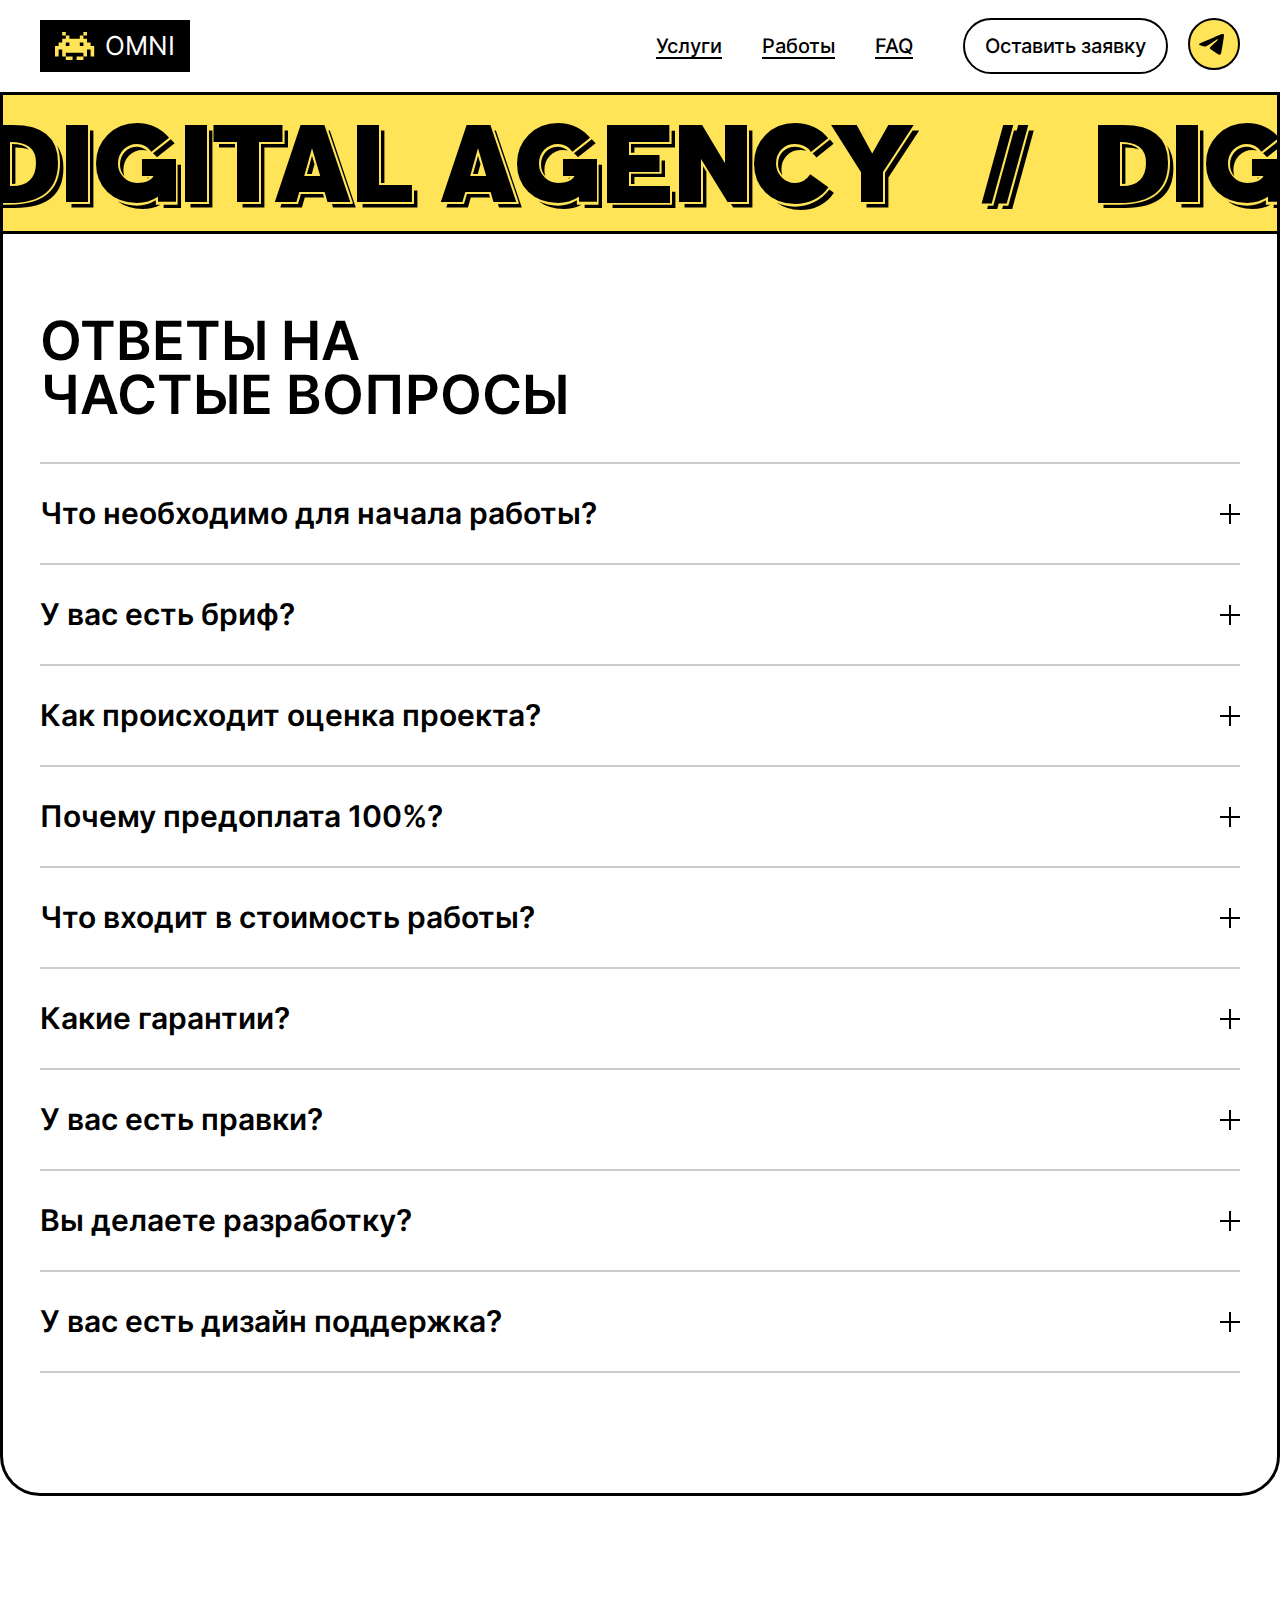
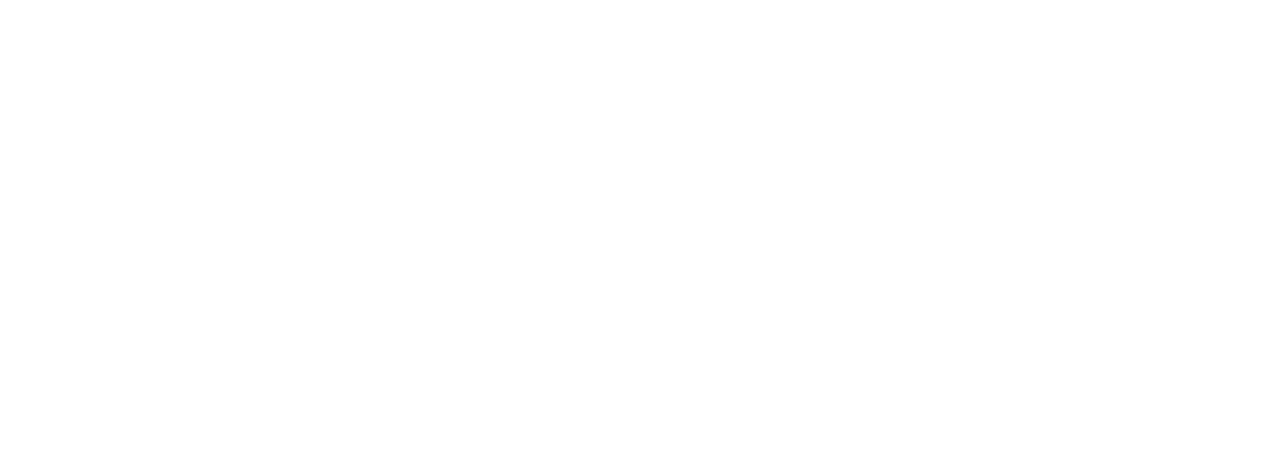
<file: faq.html>
<!DOCTYPE html>
<html lang="ru" class="page">

<head>
  <meta charset="UTF-8">
  <meta name="viewport" content="width=device-width, initial-scale=1.0">
  <link rel="shortcut icon" href="favicon.ico" type="image/x-icon">
  <meta http-equiv="X-UA-Compatible" content="ie=edge">
  <meta name="theme-color" content="#111111">
  <title>OmniAgency</title>
  <link rel="apple-touch-icon" sizes="180x180" href="img/favicon/apple-touch-icon.png">
  <link rel="icon" type="image/png" sizes="32x32" href="img/favicon/favicon-32x32.png">
  <link rel="icon" type="image/png" sizes="16x16" href="img/favicon/favicon-16x16.png">
  <link rel="manifest" href="img/favicon/site.webmanifest">
  <link rel="stylesheet" href="css/vendor.css">
  <link rel="stylesheet" href="css/main.css">
  <script defer src="js/main.js"></script>
</head>

<body class="page__body">
  <header class="header">
  <div class="header__content">
    <div class="container header__container">
      <div class="header__body">
        <a href="#" class="header__logo">
          <svg class="">
            <use xlink:href="img/sprite.svg#logo"></use>
          </svg>
          <span class="header__logo-title">Omni</span>
        </a>
        <div class="header__menu">
          <nav class="header__nav">
            <ul class="header__list list-reset">
              <li class="header__link">
                <a href="#">Услуги</a>
              </li>
              <li class="header__link">
                <a href="#">Работы</a>
              </li>
              <li class="header__link">
                <a href="#">FAQ</a>
              </li>
            </ul>
          </nav>
          <div class="header__btns">
            <button class="header__btn header__btn-app btn-main popup-open" data-popup="#popup-req">Оставить заявку</button>
            <a href="#" class="header__btn header__btn-telegram">
              <svg class="">
                <use xlink:href="img/sprite.svg#telegram"></use>
              </svg>
            </a>
          </div>
        </div>
        <button class="header__burger burger" aria-label="Открыть меню" aria-expanded="false"  data-burger>
          <span class="burger__line"></span>
        </button>
      </div>
    </div>
  </div>

  <div class="header-mobile-menu" data-menu>
    <div class="container header-mobile-menu__container">
      <nav class="header-mobile-menu__nav">
        <ul class="header-mobile-menu__list list-reset">
          <li class="header-mobile-menu__link">
            <a href="#">
              <svg viewBox="0 0 313 62" fill="none" xmlns="http://www.w3.org/2000/svg">
                <path fill-rule="evenodd" clip-rule="evenodd" d="M12.0326 61.2898H19.4473C22.8944 61.2898 26.0127 60.6441 28.6545 59.1789L28.6629 59.1743L28.6713 59.1695C31.1177 57.7922 33.1827 55.9791 34.8395 53.7424L34.8474 53.7317C36.3714 51.6552 37.6821 49.4217 38.7804 47.0357L38.791 47.0127L59.1529 0.735796H37.7974L30.8582 18.3377L21.8033 0.735796H0L2.71955 5.7358H2.04677L21.7206 41.907C21.4635 42.6912 21.2115 43.146 21.0305 43.3831L21.0232 43.3928C20.9865 43.4412 20.881 43.5689 20.4997 43.6819C19.9762 43.8223 19.0687 43.9375 17.6604 43.9375H12.0326V61.2898ZM26.7738 56.78C26.9179 56.7077 27.0598 56.6329 27.1995 56.5554C29.2842 55.3816 31.0274 53.8487 32.4289 51.9567C33.8304 50.0471 35.0392 47.9886 36.0553 45.7813L54.5553 3.7358H39.8394L39.0509 5.7358H51.5553L33.0553 47.7813C32.0392 49.9886 30.8304 52.0471 29.4289 53.9567C28.6495 55.0088 27.7645 55.9499 26.7738 56.78ZM29.968 23.1656L19.9729 3.7358H5.04677L6.13459 5.7358H16.9729L28.2201 27.5994L29.968 23.1656ZM20.7554 46.6987C19.9341 46.8579 18.9024 46.9375 17.6604 46.9375H15.0326V48.935C16.3993 48.9166 17.4928 48.7948 18.3131 48.5696C19.2241 48.3068 19.9249 47.8513 20.4154 47.2031C20.533 47.0491 20.6463 46.8809 20.7554 46.6987Z" fill="black"/>
                <path fill-rule="evenodd" clip-rule="evenodd" d="M109.034 26.9176L108.761 23.6672C108.454 19.9949 107.57 16.6401 106.057 13.6531C104.564 10.7079 102.574 8.19572 100.087 6.1521C97.621 4.10832 94.7768 2.57615 91.5895 1.53978C88.3977 0.501973 84.9532 0 81.2804 0C75.9922 0 71.1173 1.16337 66.72 3.5377C62.2639 5.92602 58.7446 9.4571 56.1712 14.0381C53.5461 18.6934 52.3174 24.2768 52.3174 30.6449C52.3174 30.9866 52.3209 31.3261 52.3279 31.6633C52.3209 31.9876 52.3174 32.3148 52.3174 32.6449C52.3174 38.6013 53.4473 43.638 55.7073 47.755C57.9847 51.8719 61.0768 54.9903 64.9836 57.1101C66.0164 57.668 67.0844 58.1525 68.1876 58.5636C72.1707 60.3952 76.5511 61.2898 81.2804 61.2898C85.524 61.2898 89.381 60.6395 92.7887 59.2563C96.0806 57.9202 98.9219 56.1237 101.252 53.8337C103.513 51.6119 105.299 49.1527 106.569 46.4533L106.572 46.4455C106.97 45.592 107.318 44.7357 107.614 43.8772V60.554H114.188C119.072 60.554 123.326 59.6757 126.725 57.6663C130.233 55.5921 132.695 52.2768 134.243 48.0479C135.755 43.9186 136.622 38.5817 136.945 32.162L136.945 32.1602L137.644 18.0881H143.247V60.554H163.332V8.10677L181.717 41.907C181.46 42.6912 181.208 43.146 181.027 43.3831L181.019 43.3928C180.983 43.4412 180.877 43.5689 180.496 43.6819C179.972 43.8223 179.065 43.9375 177.656 43.9375H172.029V61.2898H179.443C182.89 61.2898 186.009 60.6441 188.651 59.1789L188.659 59.1743L188.667 59.1695C191.114 57.7922 193.179 55.9791 194.836 53.7424L194.843 53.7317C196.368 51.6552 197.678 49.4217 198.777 47.0357L198.787 47.0127L216.281 7.25274V60.554H236.892V18.5085H259.569V60.554H276.34L291.523 38.4763V60.554H312.134V0.735796H295.141L280.179 22.7679V0.735796H197.793L190.854 18.3377L181.799 0.735796H118.445L117.496 26.2237L117.496 26.2258C117.324 30.9444 116.923 34.5191 116.337 37.0338L116.334 37.0473C115.755 39.5884 115.003 41.0182 114.331 41.7393L114.33 41.7404C113.642 42.4802 112.788 42.9461 111.639 43.1299L107.675 43.6961C108.26 41.9531 108.628 40.2009 108.763 38.4432L109.01 35.236L88.374 35.0896L87.9847 37.6585C87.8567 38.5039 87.617 39.2053 87.2943 39.7951L87.2894 39.8039L87.2846 39.8128C86.9764 40.3853 86.5853 40.8595 86.1024 41.2566C85.6341 41.6416 85.0496 41.9686 84.3089 42.214C83.5849 42.4368 82.6914 42.571 81.5958 42.571C79.716 42.571 78.2914 42.1395 77.1807 41.4134C76.0912 40.6843 75.1549 39.5487 74.4488 37.8105C73.7552 36.0421 73.3486 33.6871 73.3486 30.6449C73.3486 27.7932 73.7422 25.5105 74.4314 23.7195C75.1271 21.9569 76.0724 20.7593 77.2009 19.9581C78.3083 19.1836 79.7531 18.7188 81.7009 18.7188C82.5514 18.7188 83.2735 18.8119 83.8863 18.9721C84.3956 19.266 84.857 19.6103 85.2705 20.005C86.0589 20.7232 86.672 21.5817 87.11 22.5803C87.5655 23.5788 87.8458 24.6913 87.9509 25.9176H88.1113L88.197 26.9176H109.034ZM102.536 23.9176H105.772C105.685 22.8815 105.549 21.8815 105.363 20.9176C104.948 18.7686 104.288 16.7992 103.381 15.0092C102.067 12.4164 100.332 10.2353 98.1775 8.46591C96.0226 6.67898 93.5174 5.32126 90.6618 4.39275C87.8063 3.46425 84.6791 3 81.2804 3C76.4452 3 72.0655 4.0599 68.1412 6.17969C66.9518 6.81691 65.8363 7.54668 64.7949 8.369C64.9096 8.30502 65.0251 8.2419 65.1412 8.17969C69.0655 6.0599 73.4452 5 78.2804 5C81.6791 5 84.8062 5.46425 87.6618 6.39275C90.5174 7.32126 93.0226 8.67898 95.1775 10.4659C97.3323 12.2353 99.0667 14.4164 100.381 17.0092C101.427 19.0733 102.145 21.3761 102.536 23.9176ZM94.574 55.0861C96.3057 54.1205 97.8309 52.9898 99.1498 51.6939C101.182 49.6967 102.75 47.5244 103.854 45.1768C104.477 43.8405 104.953 42.5181 105.28 41.2097C105.532 40.2025 105.696 39.2036 105.772 38.2131L90.9509 38.108C90.8424 38.8242 90.67 39.4967 90.4338 40.1256L102.772 40.2131C102.597 42.4905 101.957 44.8118 100.854 47.1768C99.7499 49.5244 98.182 51.6967 96.1498 53.6939C95.6537 54.1813 95.1284 54.6454 94.574 55.0861ZM85.744 44.8845C85.5739 44.951 85.4 45.0134 85.2222 45.0717C84.1535 45.4046 82.9447 45.571 81.5958 45.571C79.2307 45.571 77.2073 45.0192 75.5255 43.9155C73.8437 42.7943 72.556 41.13 71.6625 38.9226C70.7866 36.6977 70.3486 33.9384 70.3486 30.6449C70.3486 27.5265 70.7778 24.8549 71.6363 22.63C72.2859 20.9799 73.1572 19.6141 74.25 18.5325C73.6178 18.794 73.0255 19.1183 72.4729 19.5057C70.7911 20.697 69.5122 22.4051 68.6363 24.63C67.7778 26.8549 67.3486 29.5265 67.3486 32.6449C67.3486 35.9384 67.7866 38.6977 68.6625 40.9226C69.556 43.13 70.8436 44.7943 72.5255 45.9155C74.2073 47.0192 76.2307 47.571 78.5958 47.571C79.9447 47.571 81.1535 47.4046 82.2222 47.0717C83.2909 46.7214 84.2194 46.2221 85.0077 45.5739C85.2696 45.3586 85.515 45.1288 85.744 44.8845ZM306.134 57.554H309.134V3.7358H296.731L295.372 5.7358H306.134V57.554ZM277.179 30.1078V3.7358H262.569V5.7358H274.179V33.9062H274.6L277.179 30.1078ZM273.137 57.554H274.762L291.523 33.1821V31.2784H291.208L273.137 57.554ZM230.892 57.554H233.892V17.5085H230.892V57.554ZM254.122 15.5085H257.122V3.7358H219.281V5.7358H254.122V15.5085ZM186.77 56.78C186.914 56.7077 187.056 56.6328 187.196 56.5554C189.28 55.3816 191.023 53.8487 192.425 51.9567C193.826 50.0471 195.035 47.9886 196.051 45.7813L214.551 3.7358H199.835L199.047 5.7358H211.551L193.051 47.7813C192.035 49.9886 190.826 52.0471 189.425 53.9567C188.646 55.0088 187.761 55.9499 186.77 56.78ZM189.964 23.1656L179.969 3.7358H165.043L166.131 5.7358H176.969L188.216 27.5994L189.964 23.1656ZM180.752 46.6987C179.93 46.8579 178.899 46.9375 177.656 46.9375H175.029V48.935C176.395 48.9166 177.489 48.7948 178.309 48.5696C179.22 48.3068 179.921 47.8513 180.411 47.2031C180.529 47.0491 180.642 46.8809 180.752 46.6987ZM157.332 57.554H160.332V3.7358H121.335L121.261 5.7358H157.332V57.554ZM113.584 45.7214C113.111 45.889 112.611 46.0141 112.085 46.0966L110.614 46.3068V47.7108C111.735 47.3085 112.705 46.6663 113.526 45.7841C113.546 45.7634 113.565 45.7425 113.584 45.7214ZM124.181 55.6297C124.532 55.4591 124.871 55.2771 125.198 55.0838C127.984 53.437 130.06 50.7479 131.426 47.0163C132.793 43.2848 133.634 38.2831 133.949 32.0114L134.69 17.0881H131.79L130.949 34.0114C130.634 40.2831 129.793 45.2848 128.426 49.0163C127.406 51.8015 125.991 54.006 124.181 55.6297Z" fill="black"/>
              </svg>
            </a>
          </li>
          <li class="header-mobile-menu__link">
            <a href="#">
              <svg viewBox="0 0 323 63" fill="none" xmlns="http://www.w3.org/2000/svg">
                <path fill-rule="evenodd" clip-rule="evenodd" d="M176.545 0.00740785C174.313 0.0870259 172.323 0.331166 170.331 0.769545C165.897 1.74567 161.745 3.68817 158.434 6.33526C157.598 7.00363 156.936 7.59926 156.15 8.39201C155.202 9.34727 154.465 10.2007 153.648 11.2916C151.998 13.4933 150.694 15.8653 149.75 18.3841C148.571 21.5282 147.884 24.9723 147.66 28.851C147.65 29.0255 147.641 29.17 147.639 29.1721C147.637 29.1743 147.573 29.0865 147.498 28.9769C147.039 28.3064 146.496 27.6074 145.96 26.9968C145.445 26.4105 144.805 25.7672 144.212 25.2389C142.094 23.3531 139.564 21.8492 136.634 20.7346C136.443 20.6619 136.261 20.5923 136.229 20.58C136.18 20.5607 136.887 20.5573 141.102 20.5566L146.031 20.5558V10.634V0.712227L123.121 0.716309L100.211 0.720376L100.203 24.5422L100.194 48.3641L92.3271 24.591C88.0001 11.5158 84.4502 0.794171 84.4385 0.765089L84.4171 0.712227L71.5306 0.716293L58.6442 0.720376L54.8987 12.0375L51.1532 23.3546L51.1497 23.2117C51.1399 22.8105 51.1083 22.0848 51.0868 21.7675C50.8661 18.5088 50.0907 15.5499 48.7618 12.8949C46.9901 9.35522 44.3268 6.44193 40.9519 4.35211C37.5252 2.23018 33.6331 1.05183 29.1442 0.77732C28.9872 0.767723 28.7047 0.751572 28.5163 0.741456C28.2682 0.728102 24.2942 0.721433 14.0869 0.717204L0 0.711381V31.4937V62.276H11.3511H22.7021L22.7062 54.3507L22.7103 46.4255L25.3524 46.4158C27.0139 46.4097 28.1094 46.3993 28.3043 46.3876C29.2725 46.3298 29.7509 46.2916 30.3918 46.221C35.3506 45.6748 39.7292 43.953 43.2093 41.1807C44.2031 40.389 45.2366 39.3908 46.0023 38.483C46.098 38.3695 46.1895 38.2625 46.2057 38.2451C46.2245 38.2249 46.1768 38.3891 46.0735 38.7005C45.3047 41.0171 38.2773 62.2596 38.2773 62.2667C38.2773 62.2718 43.7614 62.2759 50.4642 62.2759L62.6511 62.2758L64.1993 57.1605L65.7475 52.0452H71.2146H76.6818L76.7149 52.1549C76.7331 52.2153 77.3356 54.2064 78.0538 56.5794C78.772 58.9525 79.3597 60.8976 79.3597 60.9019C79.3597 60.9062 79.5049 60.9097 79.6825 60.9097H80.0053L80.2106 61.5887L80.4158 62.2678H102.879C126.356 62.2678 125.565 62.27 126.705 62.2022C130.338 61.9859 133.62 61.2985 136.564 60.1376C140.91 58.423 144.411 55.8357 146.873 52.5168C148.154 50.7914 149.089 49.0265 149.751 47.085L149.854 46.7848L149.876 46.841C149.967 47.0651 150.246 47.6714 150.433 48.0521C151.312 49.8429 152.515 51.6618 153.844 53.2081C154.624 54.1155 155.564 55.0503 156.444 55.7943C158.532 57.5582 160.871 58.9102 163.59 59.9237C163.768 59.9902 164.024 60.0956 164.158 60.158C167.567 61.7375 171.43 62.6864 175.461 62.9339C176.896 63.0221 178.511 63.022 179.962 62.9337C185.78 62.5797 191.208 60.7566 195.618 57.6756C198.906 55.3789 201.667 52.3276 203.762 48.6737C205.676 45.3375 206.916 41.519 207.482 37.2194C207.647 35.9679 207.747 34.77 207.813 33.267C207.84 32.6401 207.84 30.3459 207.813 29.7293C207.706 27.341 207.492 25.4436 207.108 23.4908C206.942 22.6495 206.682 21.5571 206.476 20.8363L206.395 20.5558H212.452H218.508V41.4159V62.276H229.761H241.015V41.4159V20.5558H247.864H254.714L254.718 41.4118L254.722 62.2678H267.305C280.399 62.2678 280.094 62.2693 281.233 62.202C286.132 61.9128 290.41 60.7598 294.149 58.7212C296.749 57.304 298.93 55.5424 300.686 53.4417L300.926 53.1549L300.934 57.7114L300.942 62.2678L311.971 62.2719L323 62.276V31.4941V0.712227L311.971 0.716293L300.942 0.720376L300.938 14.1108L300.934 27.5013L300.8 27.3426C299.876 26.2452 298.766 25.1809 297.633 24.3047C296.026 23.0612 294.215 22.0078 292.223 21.1563C288.829 19.7061 285.09 18.9038 280.784 18.7016C280.154 18.672 279.195 18.6532 278.301 18.653L277.433 18.6527V9.68249V0.712243H239.922H202.411L202.41 6.44979C202.409 12.0837 202.409 12.1866 202.378 12.1467C202.361 12.1243 202.262 11.9852 202.157 11.8376C200.418 9.38646 198.239 7.19811 195.839 5.49172C192.957 3.4427 189.541 1.88392 185.955 0.980993C183.734 0.421731 181.51 0.110659 179.032 0.0129861C178.678 -0.000969426 176.892 -0.00496995 176.545 0.00740785ZM178.365 4.07889C179.311 4.1002 179.961 4.13756 180.785 4.21804C184.474 4.578 187.836 5.58524 190.977 7.27088C193.59 8.67342 195.832 10.5026 197.722 12.7729C199.469 14.8703 200.901 17.3255 201.845 19.8401C202.87 22.5693 203.467 25.5319 203.674 28.9161C203.73 29.8317 203.74 30.2138 203.74 31.5022C203.74 32.7891 203.731 33.1422 203.674 34.0721C203.37 39.0654 202.182 43.3046 200.092 46.8566C197.962 50.4743 195.222 53.2544 191.77 55.3013C191.477 55.4744 190.969 55.7589 190.832 55.8255L190.742 55.8692L190.8 55.8155C190.832 55.7859 190.967 55.6666 191.101 55.5503C192.98 53.92 194.656 51.874 196.013 49.5563C196.304 49.0587 196.498 48.6991 196.774 48.1449C198.414 44.8471 199.349 41.0237 199.597 36.6014C199.681 35.1106 199.681 33.3308 199.597 31.8357C199.333 27.1178 198.276 23.0465 196.429 19.6368C194.921 16.854 192.988 14.462 190.709 12.5615C189.583 11.6218 188.325 10.7712 186.983 10.0416C183.561 8.18195 179.776 7.11417 175.681 6.85323C174.885 6.80253 174.38 6.79129 173.308 6.80038C172.28 6.80912 172.069 6.8164 171.326 6.86907C167.602 7.13292 164.182 8.04725 161.023 9.62353C160.805 9.73207 160.627 9.81806 160.627 9.81461C160.627 9.81117 160.783 9.68413 160.974 9.53231C161.887 8.80528 162.806 8.17834 163.775 7.62111C167.69 5.37061 172.101 4.18543 176.953 4.08011C177.253 4.07359 177.543 4.06725 177.597 4.06603C177.651 4.06482 177.996 4.0706 178.365 4.07889ZM27.9455 4.81128C30.3227 4.87855 32.3644 5.19499 34.3494 5.80383C37.02 6.62296 39.4565 8.00108 41.4086 9.79661C42.0122 10.3518 42.6223 11.0041 43.1266 11.6336C45.4311 14.5099 46.7313 17.9837 47.0019 21.9871C47.0539 22.7566 47.0691 24.0438 47.0349 24.7684C46.9003 27.6136 46.3102 30.0568 45.2181 32.2911C44.5734 33.61 43.7146 34.8993 42.7369 36.0158C42.4523 36.3409 41.6578 37.1395 41.3433 37.4167C40.2108 38.4149 38.9993 39.2379 37.6412 39.9317L37.2906 40.1108L37.4781 39.9358C38.8626 38.6441 39.994 37.1643 40.9042 35.4547C41.6406 34.0714 42.2229 32.415 42.5566 30.754C43.1245 27.9273 43.1071 24.5908 42.5099 21.7696C41.956 19.1532 40.9124 16.8309 39.3714 14.7857C38.8809 14.1347 38.4753 13.6648 37.9024 13.0839C36.733 11.8979 35.4353 10.9175 33.9227 10.077C31.9005 8.95321 29.624 8.19364 27.1382 7.81323C26.2956 7.6843 25.5401 7.60998 24.3657 7.54051C24.1331 7.52675 21.3633 7.52013 14.0624 7.51589L4.07725 7.51008V6.16329C4.07725 5.42254 4.08215 4.81161 4.08813 4.80565C4.10617 4.78765 27.3042 4.79313 27.9455 4.81128ZM90.0772 30.811C94.8117 45.1154 98.7872 57.1283 98.9118 57.5062L99.1382 58.1935L96.6433 58.1894L94.1485 58.1853L85.7679 32.8637C81.1585 18.9368 77.3829 7.53513 77.3776 7.52661C77.3716 7.5168 74.3036 7.51109 69.0369 7.51109H60.7058L60.84 7.10039C60.9139 6.8745 61.1155 6.26334 61.288 5.74223L61.6018 4.79477L71.5354 4.79885L81.4691 4.80294L90.0772 30.811ZM141.937 10.634V16.4732H139.891H137.844V11.9921V7.51109H121.07H104.296V6.15295V4.7948H123.117H141.937V10.634ZM253.03 10.6381L253.034 16.4732H250.988H248.941L248.937 11.9962L248.933 7.51922L227.719 7.51516L206.505 7.51107V6.15293V4.79479L229.765 4.79887L253.026 4.80294L253.03 10.6381ZM273.339 13.7639V22.7329L276.695 22.7403C278.761 22.7449 280.182 22.7545 280.393 22.7653C282.714 22.884 284.353 23.0891 286.15 23.4855C289.71 24.271 292.882 25.7247 295.343 27.6988C297.344 29.3041 298.957 31.36 299.934 33.5516C300.34 34.462 300.692 35.5431 300.892 36.4918L300.934 36.6913V40.2682V43.845L300.86 44.1756C300.425 46.1267 299.646 47.9105 298.511 49.5566C296.977 51.7829 294.998 53.5587 292.445 55.0004C292.163 55.1599 291.618 55.4467 291.611 55.4397C291.609 55.4373 291.671 55.3807 291.749 55.3139C291.985 55.112 292.904 54.1862 293.162 53.8913C295.641 51.0538 296.935 47.8854 297.15 44.1239C297.195 43.3213 297.186 42.2467 297.125 41.47C296.92 38.8204 296.16 36.4694 294.839 34.4009C293.886 32.908 292.661 31.5475 291.249 30.4149C289.766 29.2244 288.026 28.2262 286.043 27.4266C283.316 26.3276 280.245 25.6922 276.772 25.5089C275.874 25.4615 275.114 25.452 272.193 25.4518L269.262 25.4516L269.258 16.4854L269.254 7.51922L264.031 7.51512L258.808 7.51104V6.16376C258.808 5.42277 258.813 4.81161 258.819 4.80565C258.825 4.79968 262.094 4.7948 266.084 4.7948H273.339V13.7639ZM319.559 31.4941V58.1934H317.52H315.482L315.477 32.8563L315.473 7.51922L310.25 7.51512L305.027 7.51104V6.15291V4.7948H312.293H319.559V31.4941ZM18.6086 25.0863V31.0808L21.5646 31.0747C24.1534 31.0693 24.5561 31.0652 24.806 31.0417C25.3928 30.9865 25.8656 30.9149 26.3284 30.8113C26.4346 30.7874 26.5244 30.7708 26.5278 30.7742C26.5312 30.7776 26.4712 30.8639 26.3944 30.966C25.2858 32.4392 23.597 33.3657 21.461 33.6727C20.6441 33.7901 20.4563 33.7956 17.2998 33.7956L14.5313 33.7956V26.4438V19.0919H16.57H18.6086V25.0863ZM118.827 20.9693V22.7329L122.183 22.7403C124.27 22.7449 125.665 22.7544 125.873 22.7653C126.873 22.818 127.436 22.8585 128.075 22.9235C130.951 23.2161 133.554 23.8508 135.882 24.8272C138.08 25.7488 139.898 26.8687 141.489 28.2793C141.806 28.5603 142.583 29.3417 142.858 29.6561C145.04 32.1492 146.255 34.8834 146.633 38.1547C146.769 39.3336 146.784 40.7208 146.675 41.9526C146.451 44.4618 145.689 46.8064 144.436 48.8409C142.862 51.3952 140.661 53.4627 137.842 55.0345C137.566 55.1883 137.074 55.447 137.069 55.4412C137.066 55.4386 137.124 55.384 137.197 55.32C137.81 54.783 138.555 53.9986 139.124 53.2894C140.891 51.0911 141.98 48.6616 142.427 45.9213C142.523 45.3316 142.572 44.9023 142.626 44.1972C142.654 43.8177 142.654 42.1517 142.625 41.7574C142.457 39.4489 141.953 37.5336 141.032 35.6986C139.907 33.4563 138.165 31.4428 135.983 29.8636C133.681 28.1971 130.74 26.9205 127.585 26.2182C125.746 25.8087 124.105 25.6013 121.755 25.4816C121.546 25.471 120.117 25.4613 118.081 25.4566L114.75 25.4491V22.3274V19.2058H116.789H118.827V20.9693ZM236.921 38.6996V58.1934H234.882H232.844V38.6996V19.2058H234.882H236.921V38.6996ZM169.781 20.1044C168.245 21.9475 167.254 24.5321 166.85 27.7531C166.696 28.9835 166.638 30.0089 166.638 31.5022C166.639 32.6925 166.66 33.2533 166.744 34.2348C166.92 36.293 167.33 38.19 167.926 39.6999C168.713 41.6969 169.887 43.3098 171.356 44.4142C172.659 45.3939 174.321 46.0166 176.178 46.2211C176.684 46.2768 176.879 46.2883 177.483 46.2981C178.868 46.3207 180.111 46.1639 181.226 45.826C181.329 45.7948 181.415 45.771 181.417 45.7732C181.419 45.7754 181.338 45.8682 181.236 45.9794C180.222 47.0909 178.928 47.9404 177.512 48.4239C176.33 48.8278 175.08 49.0194 173.626 49.0194C171.708 49.0194 170.086 48.678 168.643 47.971C167.733 47.5245 167.043 47.0285 166.303 46.2885C165.484 45.4695 164.866 44.5943 164.297 43.449C163.82 42.4877 163.489 41.5588 163.197 40.3632C162.803 38.752 162.6 37.0363 162.552 34.9245C162.499 32.5841 162.688 30.3649 163.1 28.4932C163.399 27.1355 163.794 25.9979 164.346 24.9067C164.771 24.0648 165.186 23.4282 165.738 22.7678C165.985 22.4716 166.587 21.8696 166.866 21.6384C167.707 20.9411 168.587 20.437 169.638 20.0498C169.755 20.0069 169.86 19.9714 169.871 19.971C169.883 19.9706 169.842 20.0306 169.781 20.1044ZM24.3738 20.475C24.4994 20.4842 24.6902 20.5023 24.7979 20.5153C25.0225 20.5424 25.0223 20.5422 25.3847 20.831C26.524 21.7389 27.3472 23.1292 27.6446 24.6477L27.6798 24.8278L27.6143 25.0234C27.4661 25.4653 27.2079 25.8673 26.8988 26.1373C26.4723 26.5098 25.8825 26.7612 25.1322 26.8903C24.6525 26.9728 24.4785 26.9841 23.5624 26.9923L22.7021 27.0001V23.7291V20.4582L23.4238 20.4582C23.8207 20.4583 24.2482 20.4658 24.3738 20.475ZM178.29 20.7838C178.613 20.8034 178.942 20.8392 179.189 20.8815L179.372 20.9126L179.569 21.0457C180.12 21.4172 180.481 21.7151 180.958 22.1897C181.45 22.6801 181.793 23.0956 182.166 23.6543C182.668 24.405 183.051 25.1588 183.428 26.1347C184.133 27.9611 184.532 30.0195 184.666 32.5138C184.679 32.7503 184.677 32.9056 184.658 33.2132C184.519 35.4715 184.11 37.3215 183.423 38.7983C183.191 39.2976 182.848 39.8571 182.537 40.2448C182.358 40.468 181.955 40.8711 181.74 41.0419C180.928 41.6877 179.963 42.048 178.69 42.1812C178.351 42.2166 177.462 42.2303 177.083 42.2059C176.022 42.1376 175.164 41.9205 174.413 41.53C173.597 41.1058 172.898 40.403 172.323 39.4288C172.17 39.1704 171.877 38.5686 171.753 38.2604C171.328 37.2015 171.008 35.7762 170.855 34.2592C170.772 33.4367 170.741 32.8454 170.728 31.8519C170.692 28.9306 171.042 26.527 171.77 24.7115C171.897 24.3926 172.203 23.7762 172.368 23.5021C173.374 21.8401 174.77 20.996 176.823 20.8082C176.97 20.7947 177.139 20.7813 177.197 20.7785C177.459 20.766 178.045 20.7688 178.29 20.7838ZM68.3656 24.5721C68.8761 26.2604 69.0707 26.9256 69.064 26.9592C69.0589 26.9848 68.3711 29.2636 67.5357 32.0231C66.7002 34.7827 66.0126 37.0607 66.0076 37.0853L65.9985 37.13H69.0817H72.1649L72.2139 37.2886C72.3241 37.6452 72.9828 39.8284 72.9828 39.837C72.9828 39.8421 70.4904 39.8463 67.444 39.8463H61.9052L61.9146 39.8097C61.9197 39.7895 63.1186 35.8261 64.5787 31.0021L67.2334 22.2311L67.4457 22.2313L67.6579 22.2315L68.3656 24.5721ZM118.827 41.6686V46.8254L121.971 46.8194C125.31 46.813 125.221 46.8149 125.883 46.7352C126.183 46.699 126.641 46.6211 126.921 46.5586C127.053 46.529 127.161 46.5074 127.161 46.5105C127.161 46.5176 127.108 46.6017 127.096 46.6126C127.092 46.6171 127.068 46.6506 127.043 46.6871C127.018 46.7237 126.983 46.7694 126.965 46.7888C126.947 46.8082 126.936 46.824 126.941 46.824C126.947 46.824 126.934 46.8414 126.913 46.8626C126.893 46.8839 126.861 46.9222 126.843 46.9479C126.825 46.9735 126.781 47.0275 126.744 47.0678C126.708 47.1082 126.653 47.1696 126.622 47.2043C126.502 47.3398 126.077 47.7447 125.999 47.7977C125.979 47.8113 125.959 47.8269 125.955 47.8324C125.95 47.8379 125.917 47.8639 125.881 47.8903C125.845 47.9166 125.806 47.9474 125.794 47.9585C125.782 47.9697 125.768 47.9789 125.762 47.9789C125.756 47.9789 125.73 47.9964 125.705 48.0177C125.68 48.0391 125.635 48.0739 125.604 48.095C125.572 48.1161 125.547 48.1389 125.547 48.1456C125.547 48.1523 125.533 48.1578 125.516 48.1578C125.498 48.1578 125.482 48.1635 125.479 48.1704C125.471 48.1883 125.21 48.353 125.189 48.353C125.179 48.353 125.172 48.3585 125.172 48.3653C125.172 48.372 125.151 48.3866 125.127 48.3976C125.102 48.4087 125.056 48.4338 125.025 48.4534C124.941 48.5056 124.489 48.7274 124.291 48.8132C123.37 49.2123 122.263 49.4496 120.974 49.5236C120.794 49.5339 119.55 49.5403 117.717 49.5403H114.75V43.0261V36.5119H116.789H118.827V41.6686ZM273.339 41.6687V46.8254L276.491 46.8194C279.265 46.814 279.677 46.8101 279.928 46.7864C280.528 46.7299 281.021 46.6565 281.465 46.5574C281.597 46.5279 281.706 46.5072 281.706 46.5115C281.706 46.5158 281.653 46.5933 281.588 46.6839C281.233 47.1799 280.726 47.6788 280.205 48.0462C278.923 48.9502 277.457 49.4106 275.5 49.5239C275.336 49.5334 274.004 49.5401 272.242 49.5402L269.262 49.5403V43.0261V36.5119H271.3H273.339V41.6687ZM125.025 37.8944C125.146 37.9033 125.348 37.9226 125.473 37.9372L125.701 37.9638L125.832 38.0631C126.582 38.6321 127.226 39.3932 127.617 40.1704C127.782 40.4976 128.009 41.0979 128.013 41.2147C128.014 41.2399 127.971 41.3304 127.91 41.4343C127.779 41.6561 127.541 41.9023 127.308 42.0564C127.116 42.1835 126.751 42.3627 126.529 42.4392C126.316 42.5123 125.957 42.5998 125.694 42.6427C125.206 42.722 125.069 42.7295 123.969 42.7371L122.921 42.7443V40.3112V37.8782L123.863 37.8782C124.381 37.8782 124.904 37.8855 125.025 37.8944ZM279.553 37.8944C279.997 37.9271 280.225 37.9596 280.287 37.9992C280.475 38.1204 280.937 38.5332 281.212 38.8267C281.814 39.4681 282.26 40.2331 282.497 41.0329L282.557 41.2355L282.514 41.3226C282.324 41.7104 281.97 42.0287 281.453 42.2784C281.107 42.4456 280.735 42.5572 280.262 42.6355C279.736 42.7226 279.617 42.7294 278.489 42.7371L277.433 42.7443V40.3112V37.8782L278.383 37.8782C278.905 37.8782 279.432 37.8855 279.553 37.8944ZM18.6086 51.6304V58.1934H16.57H14.5313V51.6304V45.0674H16.57H18.6086V51.6304ZM61.8764 50.7073C61.8764 50.714 61.3679 52.3993 60.7464 54.4524L59.6165 58.1853L57.9803 58.1894C56.6355 58.1928 56.3456 58.1898 56.3523 58.1722C56.3607 58.1503 58.5741 50.8431 58.6011 50.748L58.6161 50.6951H60.2463C61.1428 50.6951 61.8764 50.7006 61.8764 50.7073Z" fill="black"/>
              </svg>
            </a>
          </li>
          <li class="header-mobile-menu__link">
            <a href="#">
              <svg viewBox="0 0 155 65" fill="none" xmlns="http://www.w3.org/2000/svg">
                <path fill-rule="evenodd" clip-rule="evenodd" d="M0 60.554H20.6108V39.5313H40.4969L33.5578 60.554H55.7023L58.8121 50.2528H71.6323L74.4402 59.554H74.9102L75.2121 60.554H97.3567L77.612 0.735796H53.3024L41.5284 36.4062V21.7585H20.6108V18.5085H43.8409V0.735796H0V60.554ZM14.6108 57.554H17.6108V38.5313H14.6108V57.554ZM35.5284 36.5313H38.5284V24.7585H17.6108V17.5085H14.6108V26.7585H35.5284V36.5313ZM37.8409 15.5085H40.8409V3.7358H3V5.7358H37.8409V15.5085ZM89.5471 57.554H93.2072L75.443 3.7358H55.4714L54.8113 5.7358H72.443L89.5471 57.554ZM51.078 57.554H53.4743L55.9803 49.2528H53.584L51.078 57.554ZM59.8842 36.321L63.6553 23.8292L62.6674 20.5568H62.247L56.8842 38.321H68.0302L67.4264 36.321H59.8842ZM65.2222 29.0194L66.5208 33.321H63.9236L65.2222 29.0194Z" fill="black"/>
                <path fill-rule="evenodd" clip-rule="evenodd" d="M132.937 63.5483L133.796 64.5483H154.476L143.942 51.8088C145.121 50.4398 146.177 48.9322 147.111 47.2899L147.114 47.2852C149.758 42.6126 150.998 37.0187 150.998 30.6449C150.998 24.2717 149.758 18.6839 147.111 14.0261C144.517 9.44467 140.969 5.9173 136.481 3.53275C132.051 1.16183 127.144 0 121.824 0C116.473 0 111.547 1.16045 107.114 3.53365C102.64 5.92004 99.1019 9.44944 96.509 14.0309L96.5069 14.0346C93.8805 18.6905 92.6511 24.2751 92.6511 30.6449C92.6511 36.9837 93.882 42.5559 96.5042 47.2242L96.5079 47.2308L96.5117 47.2374C99.1038 51.798 102.637 55.3287 107.098 57.7473L107.105 57.7511L107.112 57.7549C107.635 58.0353 108.166 58.2988 108.703 58.5454M113.953 34.5824C113.777 33.4172 113.682 32.1081 113.682 30.6449C113.682 27.6655 114.073 25.3387 114.745 23.5726C115.429 21.8033 116.346 20.655 117.408 19.9207L117.413 19.9169C118.484 19.1728 119.898 18.7188 121.824 18.7188C122.728 18.7188 123.516 18.8187 124.205 19.0006C124.451 19.1401 124.69 19.2909 124.921 19.4531C126.585 20.5919 127.838 22.2737 128.679 24.4986C129.445 26.4685 129.869 28.8431 129.952 31.6223C129.915 32.7899 129.813 33.8502 129.653 34.8096L129.473 34.5824H113.953ZM114.436 18.512C113.818 18.7652 113.24 19.0789 112.702 19.4531C111.055 20.5919 109.802 22.2737 108.944 24.4986C108.103 26.706 107.682 29.4214 107.682 32.6449C107.682 35.8684 108.103 38.5926 108.944 40.8175C109.802 43.0249 111.055 44.7067 112.702 45.8629C114.366 47.0017 116.407 47.571 118.824 47.571C119.118 47.571 119.405 47.5627 119.687 47.5459L117.676 44.883C116.968 44.6189 116.31 44.2789 115.702 43.8629C114.055 42.7067 112.802 41.0249 111.944 38.8175C111.515 37.6839 111.196 36.4208 110.986 35.0281C110.964 34.881 110.943 34.7324 110.923 34.5824C110.763 33.3651 110.682 32.0526 110.682 30.6449C110.682 27.4214 111.103 24.706 111.944 22.4986C112.567 20.8836 113.398 19.5547 114.436 18.512ZM118.184 39.5824H125.026L127.669 42.9026C128.054 42.2693 128.39 41.5743 128.679 40.8175C128.889 40.2737 129.073 39.7001 129.231 39.0966L128.026 37.5824H116.674L118.184 39.5824ZM143.449 61.5483L136.929 53.6638C138.699 52.01 140.224 50.0579 141.503 47.8075C143.833 43.6906 144.998 38.6364 144.998 32.6449C144.998 26.6534 143.833 21.608 141.503 17.5085C139.173 13.3916 136.028 10.282 132.069 8.17969C128.109 6.0599 123.695 5 118.824 5C113.919 5 109.487 6.0599 105.528 8.17969C105.394 8.25075 105.262 8.32294 105.131 8.3963C106.187 7.56282 107.32 6.82395 108.528 6.17969C112.487 4.0599 116.919 3 121.824 3C126.695 3 131.109 4.0599 135.069 6.17969C139.028 8.28196 142.173 11.3916 144.503 15.5085C146.833 19.608 147.998 24.6534 147.998 30.6449C147.998 36.6364 146.833 41.6906 144.503 45.8075C143.753 47.1273 142.918 48.3446 141.999 49.4592C141.351 50.2451 140.661 50.9799 139.929 51.6638L148.103 61.5483H143.449Z" fill="black"/>
              </svg>
            </a>
          </li>
        </ul>
      </nav>
      <button class="header-mobile-menu__btn popup-open" data-popup="#popup-req">Оставить заявку</button>
      <div class="header-mobile-menu__footer">
        <a href="tel:+79063684140" class="header-mobile-menu__tel">+7 906 368-41-40</a>
        <a href="#">telegram</a>
      </div>
    </div>
  </div>
</header>

  <div class="page__inner">
    <main class="main">

      <div class="wrap-white wrap-white-page">
        <div class="marquee" id="marquee">
  <h1>DIGITAL AGENCY // </h1>
  <h1>DIGITAL AGENCY // </h1>
  <h1>DIGITAL AGENCY // </h1>
  <h1>DIGITAL AGENCY // </h1>
  <h1>DIGITAL AGENCY // </h1>
  <h1>DIGITAL AGENCY // </h1>
  <h1>DIGITAL AGENCY // </h1>
  <h1>DIGITAL AGENCY // </h1>
  <h1>DIGITAL AGENCY // </h1>
  <h1>DIGITAL AGENCY // </h1>
  <h1>DIGITAL AGENCY // </h1>
  <h1>DIGITAL AGENCY // </h1>
  <h1>DIGITAL AGENCY // </h1>
  <h1>DIGITAL AGENCY // </h1>
  <h1>DIGITAL AGENCY // </h1>
  <h1>DIGITAL AGENCY // </h1>
  <h1>DIGITAL AGENCY // </h1>
</div>

        <section class="faq">
          <div class="container">
            <div class="faq__content">
              <h2 class="faq__title title-h1">Ответы на <br> частые вопросы</h2>
              <div class="faq__list accordion-list">
                <ul class="list-reset">
                  <li>
                    <span>Что необходимо для начала работы?</span>
                    <div>
                      Для старта работ необходимо зафиксировать задачу и условия, на основе которых мы сделаем встречное предложение по стоимости, сроку и этапам выполнения проекта. После закрепления этих условий мы заключаем договор. Для старта работ необходимо зафиксировать задачу и условия, на основе которых мы сделаем встречное предложение по стоимости, сроку и этапам выполнения проекта. После закрепления этих условий мы заключаем договор. Для старта работ необходимо зафиксировать задачу и условия, на основе которых мы сделаем встречное предложение по стоимости, сроку и этапам выполнения проекта. После закрепления этих условий мы заключаем договор.
                    </div>
                  </li>
                  <li>
                    <span>У вас есть бриф?</span>
                    <div>
                      Для старта работ необходимо зафиксировать задачу и условия, на основе которых мы сделаем встречное предложение по стоимости, сроку и этапам выполнения проекта. После закрепления этих условий мы заключаем договор.
                    </div>
                  </li>
                  <li>
                    <span>Как происходит оценка проекта?</span>
                    <div>
                      Для старта работ необходимо зафиксировать задачу и условия, на основе которых мы сделаем встречное предложение по стоимости, сроку и этапам выполнения проекта. После закрепления этих условий мы заключаем договор.
                    </div>
                  </li>
                  <li>
                    <span>Почему предоплата 100%?</span>
                    <div>
                      Для старта работ необходимо зафиксировать задачу и условия, на основе которых мы сделаем встречное предложение по стоимости, сроку и этапам выполнения проекта. После закрепления этих условий мы заключаем договор.
                    </div>
                  </li>
                  <li>
                    <span>Что входит в стоимость работы?</span>
                    <div>
                      Для старта работ необходимо зафиксировать задачу и условия, на основе которых мы сделаем встречное предложение по стоимости, сроку и этапам выполнения проекта. После закрепления этих условий мы заключаем договор.
                    </div>
                  </li>
                  <li>
                    <span>Какие гарантии?</span>
                    <div>
                      Для старта работ необходимо зафиксировать задачу и условия, на основе которых мы сделаем встречное предложение по стоимости, сроку и этапам выполнения проекта. После закрепления этих условий мы заключаем договор.
                    </div>
                  </li>
                  <li>
                    <span>У вас есть правки?</span>
                    <div>
                      Для старта работ необходимо зафиксировать задачу и условия, на основе которых мы сделаем встречное предложение по стоимости, сроку и этапам выполнения проекта. После закрепления этих условий мы заключаем договор.
                    </div>
                  </li>
                  <li>
                    <span>Вы делаете разработку?</span>
                    <div>
                      Для старта работ необходимо зафиксировать задачу и условия, на основе которых мы сделаем встречное предложение по стоимости, сроку и этапам выполнения проекта. После закрепления этих условий мы заключаем договор.
                    </div>
                  </li>
                  <li>
                    <span>У вас есть дизайн поддержка?</span>
                    <div>
                      Для старта работ необходимо зафиксировать задачу и условия, на основе которых мы сделаем встречное предложение по стоимости, сроку и этапам выполнения проекта. После закрепления этих условий мы заключаем договор.
                    </div>
                  </li>
                </ul>
              </div>
            </div>
          </div>
        </section>
      </div>
    </main>
    <footer class="footer">
  <div class="container">
    <div class="footer__content">
      <div class="footer__row">
        <div class="footer__left">
          <img class="footer__arrow" src="img/svg/arrow_footer.svg" alt="">
        </div>
        <button class="footer__btn">Оставить заявку</button>
      </div>
      <div class="footer__row">
        <div class="footer__left">
          <a href="#" class="header__logo footer__logo">
            <svg class="">
              <use xlink:href="img/sprite.svg#logo"></use>
            </svg>
            <span class="header__logo-title">Omni</span>
          </a>
        </div>
        <div class="footer__contacts">
          <a href="" class="footer__contacts-email">info@omniagency.ru</a>
          <div class="footer__contacts-social">
            <a href="tel:+79063684140">+7 906 368-41-40</a>
            <a href="#">telegram</a>
          </div>
        </div>
      </div>
      <div class="footer__row">
        <div class=""></div>
        <div class="footer__nav">
          <ul class="list-reset">
            <li>
              <a href="#">Главная</a>
            </li>
            <li>
              <a href="#">Услуги</a>
            </li>
            <li>
              <a href="#">Наши работы</a>
            </li>
            <li>
              <a href="#">Контакты</a>
            </li>
          </ul>
        </div>
      </div>
      <div class="footer__row">
        <span class="footer__rights">ИП Андреев Александр Владимирович <br>ИНН: 526097610780, ОГРНИП: 316527500080665</span>
        <span class="footer__rights">Данный сайт носит информационно-справочный характер и ни при каких условиях не является публичной офертой. <br>Политика конфиденциальности и условия обработки персональных данных.</span>
      </div>
    </div>
  </div>
</footer>

    <div class="popup popup-clients" id="popup-clients">
  <div class="popup-body poup-clients__body">
    <button class="popup-close btn-reset close-btn">
      <img src="img/icons/close-btn.svg" alt="">
    </button>
    <div class="container">
      <h2 class="popup-title title-h2">Все наши клиенты</h2>
      <div class="clients__cards popup-clients__cards">
        <a href="#" class="clients__card">
          <img src="img/pages/main-page/client_1.svg" alt="">
        </a>
        <a href="#" class="clients__card">
          <img src="img/pages/main-page/client_2.svg" alt="">
        </a>
        <a href="#" class="clients__card">
          <img src="img/pages/main-page/client_3.svg" alt="">
        </a>
        <a href="#" class="clients__card">
          <img src="img/pages/main-page/client_4.svg" alt="">
        </a>
        <a href="#" class="clients__card">
          <img src="img/pages/main-page/client_5.svg" alt="">
        </a>
        <a href="#" class="clients__card">
          <img src="img/pages/main-page/client_6.svg" alt="">
        </a>
        <a href="#" class="clients__card">
          <img src="img/pages/main-page/client_7.svg" alt="">
        </a>
        <a href="#" class="clients__card">
          <img src="img/pages/main-page/client_8.svg" alt="">
        </a>
        <a href="#" class="clients__card">
          <img src="img/pages/main-page/client_9.svg" alt="">
        </a>
        <a href="#" class="clients__card">
          <img src="img/pages/main-page/client_10.svg" alt="">
        </a>
        <a href="#" class="clients__card">
          <img src="img/pages/main-page/client_11.svg" alt="">
        </a>
        <a href="#" class="clients__card">
          <img src="img/pages/main-page/client_12.svg" alt="">
        </a>
        <a href="#" class="clients__card">
          <img src="img/pages/main-page/client_5.svg" alt="">
        </a>
        <a href="#" class="clients__card">
          <img src="img/pages/main-page/client_7.svg" alt="">
        </a>
        <a href="#" class="clients__card">
          <img src="img/pages/main-page/client_2.svg" alt="">
        </a>
        <a href="#" class="clients__card">
          <img src="img/pages/main-page/client_1.svg" alt="">
        </a>
        <a href="#" class="clients__card">
          <img src="img/pages/main-page/client_9.svg" alt="">
        </a>
        <a href="#" class="clients__card">
          <img src="img/pages/main-page/client_2.svg" alt="">
        </a>
      </div>
    </div>
  </div>
</div>

    <div class="popup popup-req" id="popup-req">
  <div class="popup-body poup-clients__body">
    <button class="popup-close btn-reset close-btn">
      <img src="img/icons/close-btn.svg" alt="">
    </button>
    <div class="container">
      <h2 class="popup-title popup-req__title">Оставьте заявку и мы свяжемся с вами</h2>
      <form action="" class="popup-req__form">
        <div class="popup-req__select">
          <select name="" id="" class="default" required>
              <option value="">Услуга</option>
              <option data-bue="123" value="sites">Сайты</option>
              <option value="TM">Техническая поддержка по модели T&M</option>
              <option value="SEO">SEO продвижение</option>
              <option value="CRM">Внедрение и инеграция CRM</option>
              <option value="Design">Графический дизайн и дизайн презентаций</option>
              <option value="SEOL">SEO продвижение</option>
              <option value="CRM">Внедрение и инеграция CRM</option>
              <option value="Design">Графический дизайн и дизайн презентаций</option>
              <option value="SEOL">SEO продвижение</option>
              <option value="CRM">Внедрение и инеграция CRM</option>
              <option value="Design">Графический дизайн и дизайн презентаций</option>
              <option value="SEOL">SEO продвижение</option>
          </select>
        </div>
        <input type="text" placeholder="Имя" required class="popup-req__input">
        <input type="tel" placeholder="Телефон" required class="popup-req__input">
        <input type="text" placeholder="Комментарий" required class="popup-req__input">
        <div class="popup-req__file input__wrapper">
          <input required name="file" type="file" id="input__file" class="input input__file" multiple>
          <label for="input__file" class="input__file-button">
             <span class="input__file-button-text">Прикрепить файл</span>
          </label>
       </div>
        <div class="popup-req__checkbox checkbox">
          <input required type="checkbox" id="result" class="checkbox-input">
          <label for="result" class="checkbox-label">Я согласен с политикой конфеденциальности</label>
        </div>
        <div class="popup-req__btnwrap">
          <div class="intro__btn btn-main popup-req__btn">
            <button class="btn-reset btn-main-body">Оставить заявку</button>
            <div></div>
          </div>
        </div>
      </form>
    </div>
  </div>
</div>

  </div>

</body>

</html>
</file>
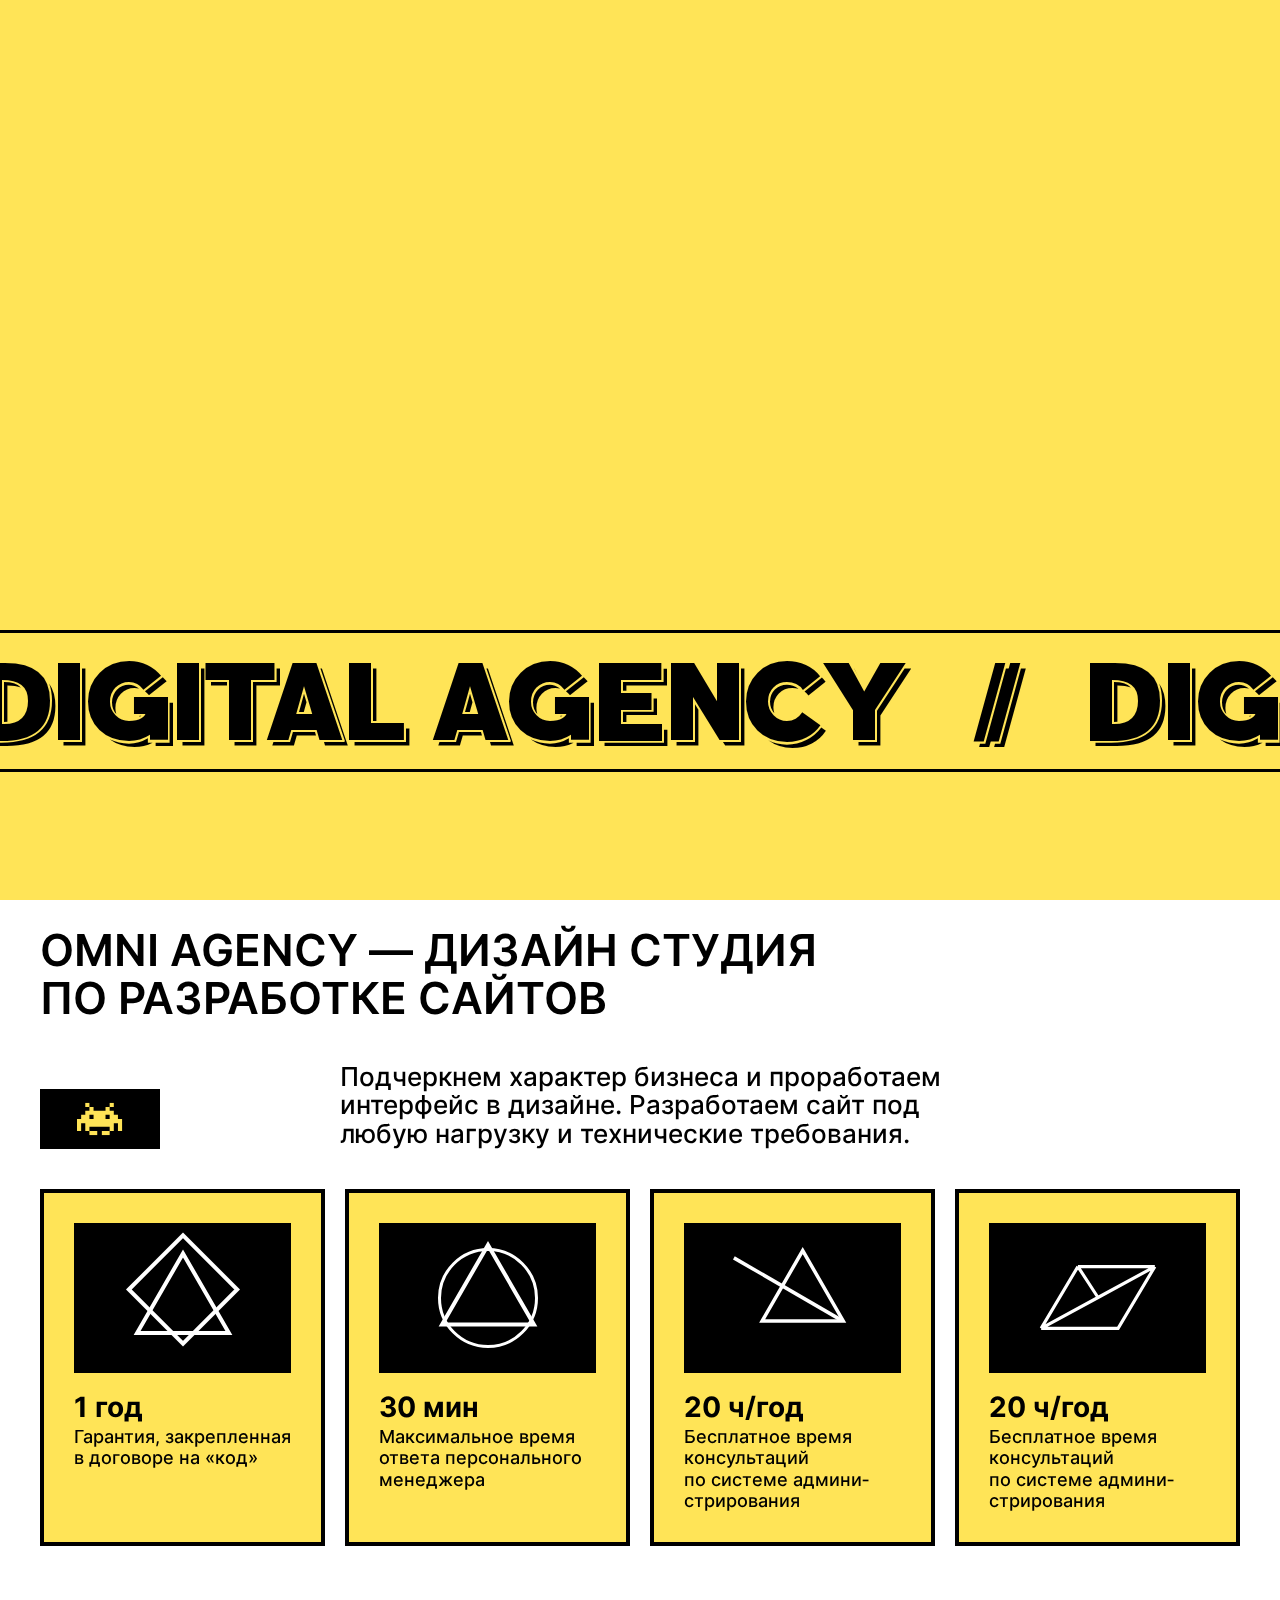
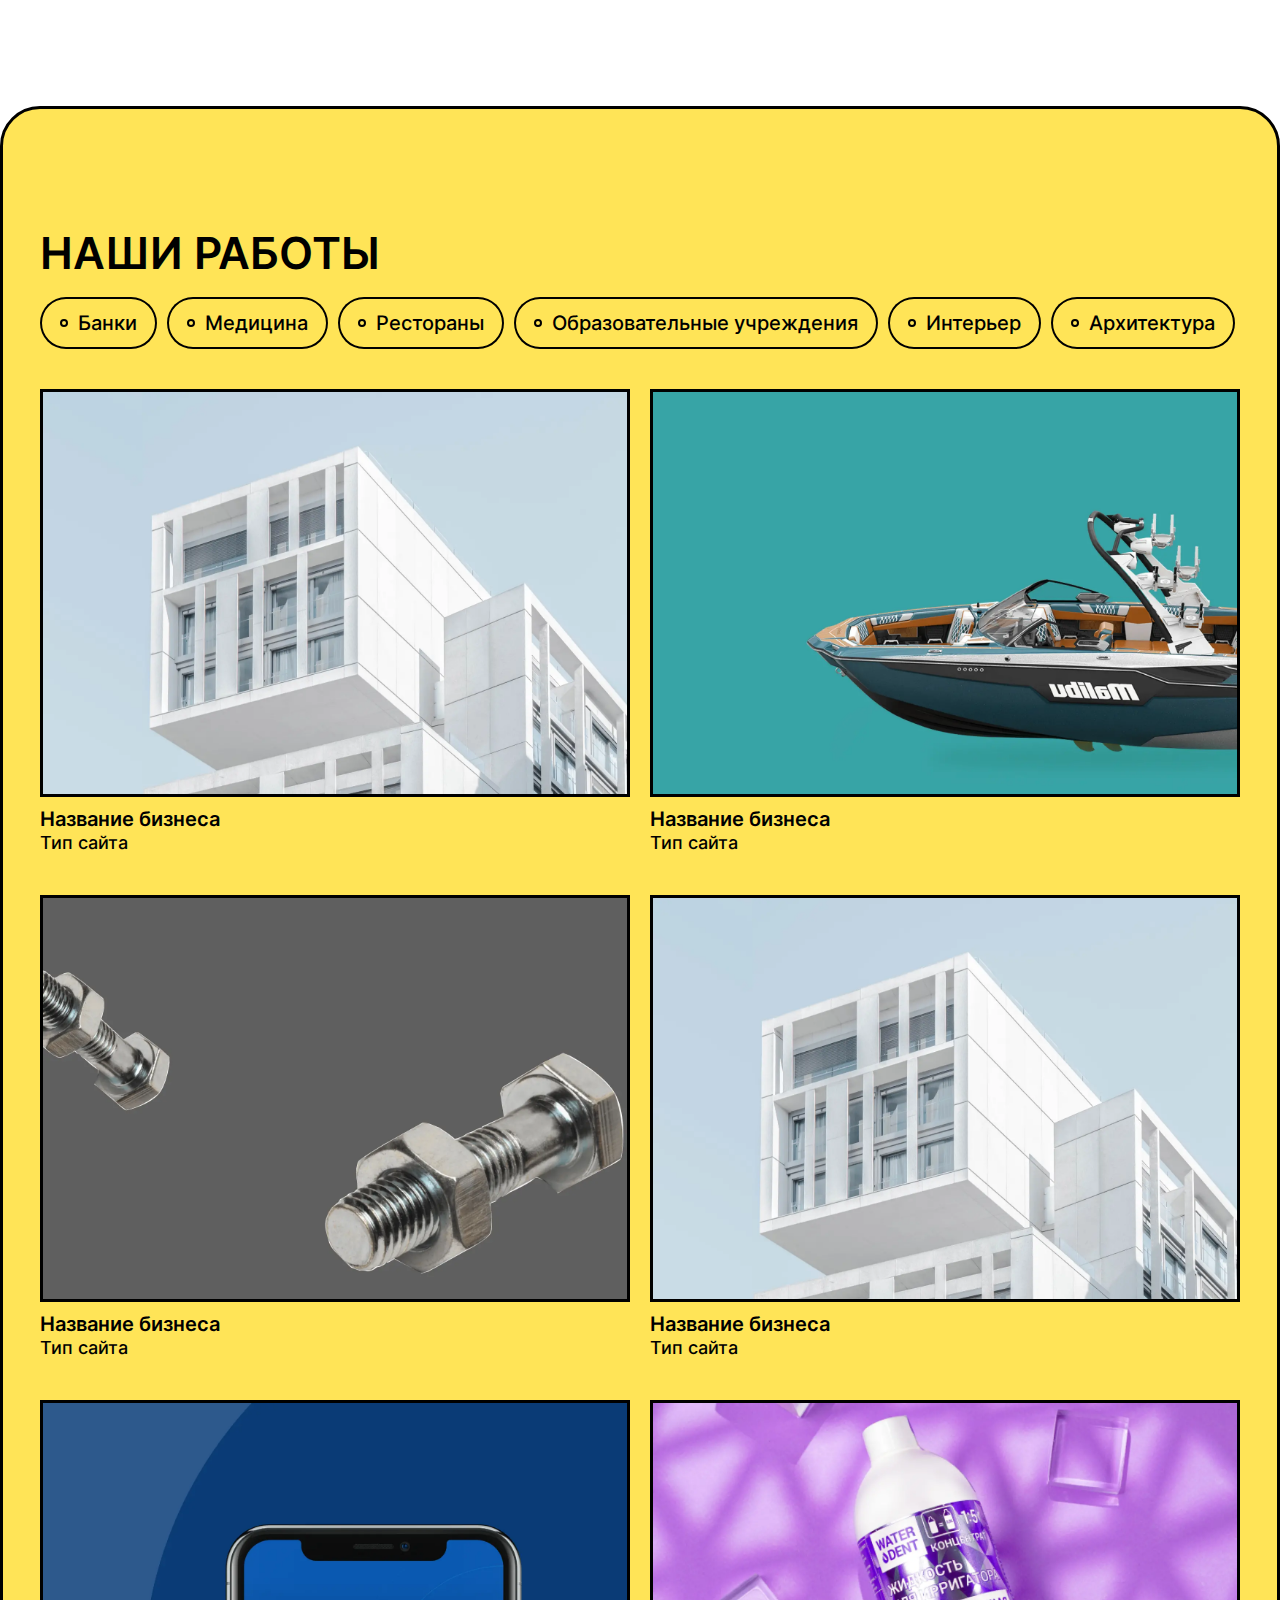
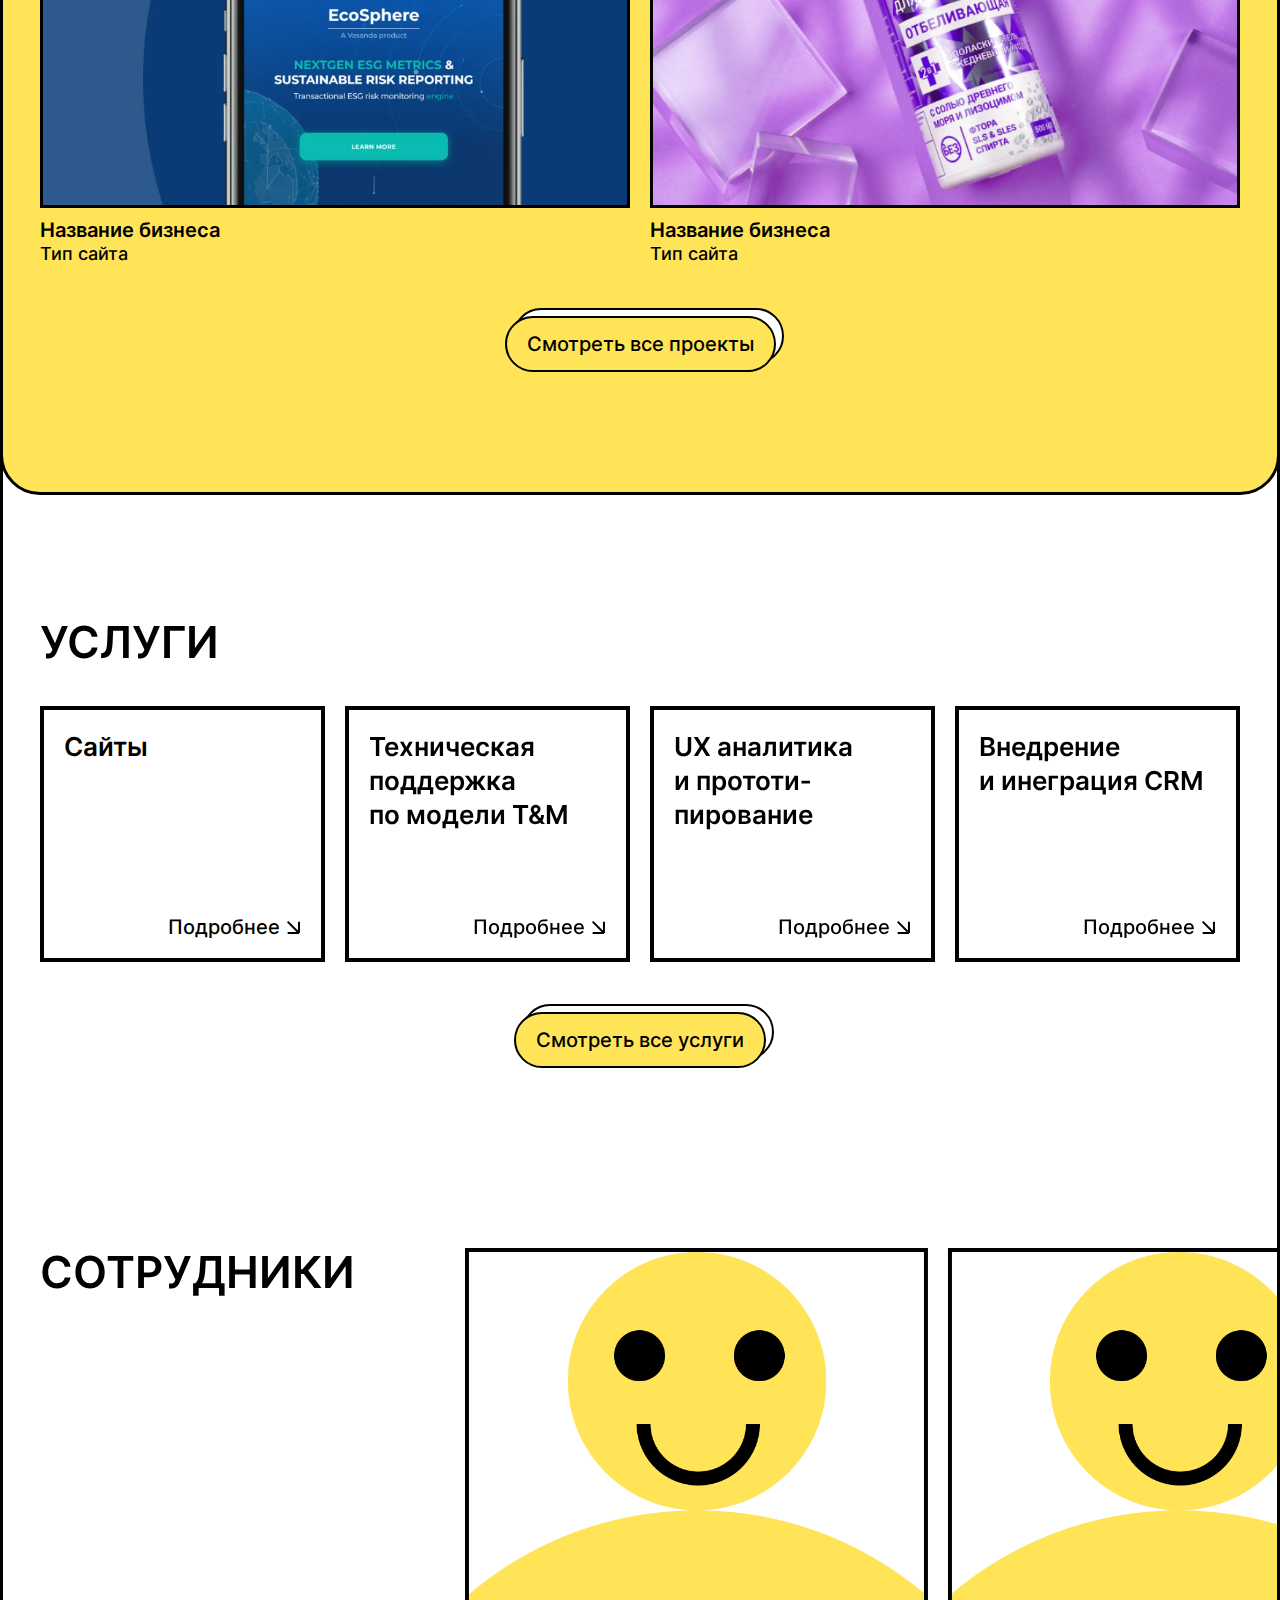
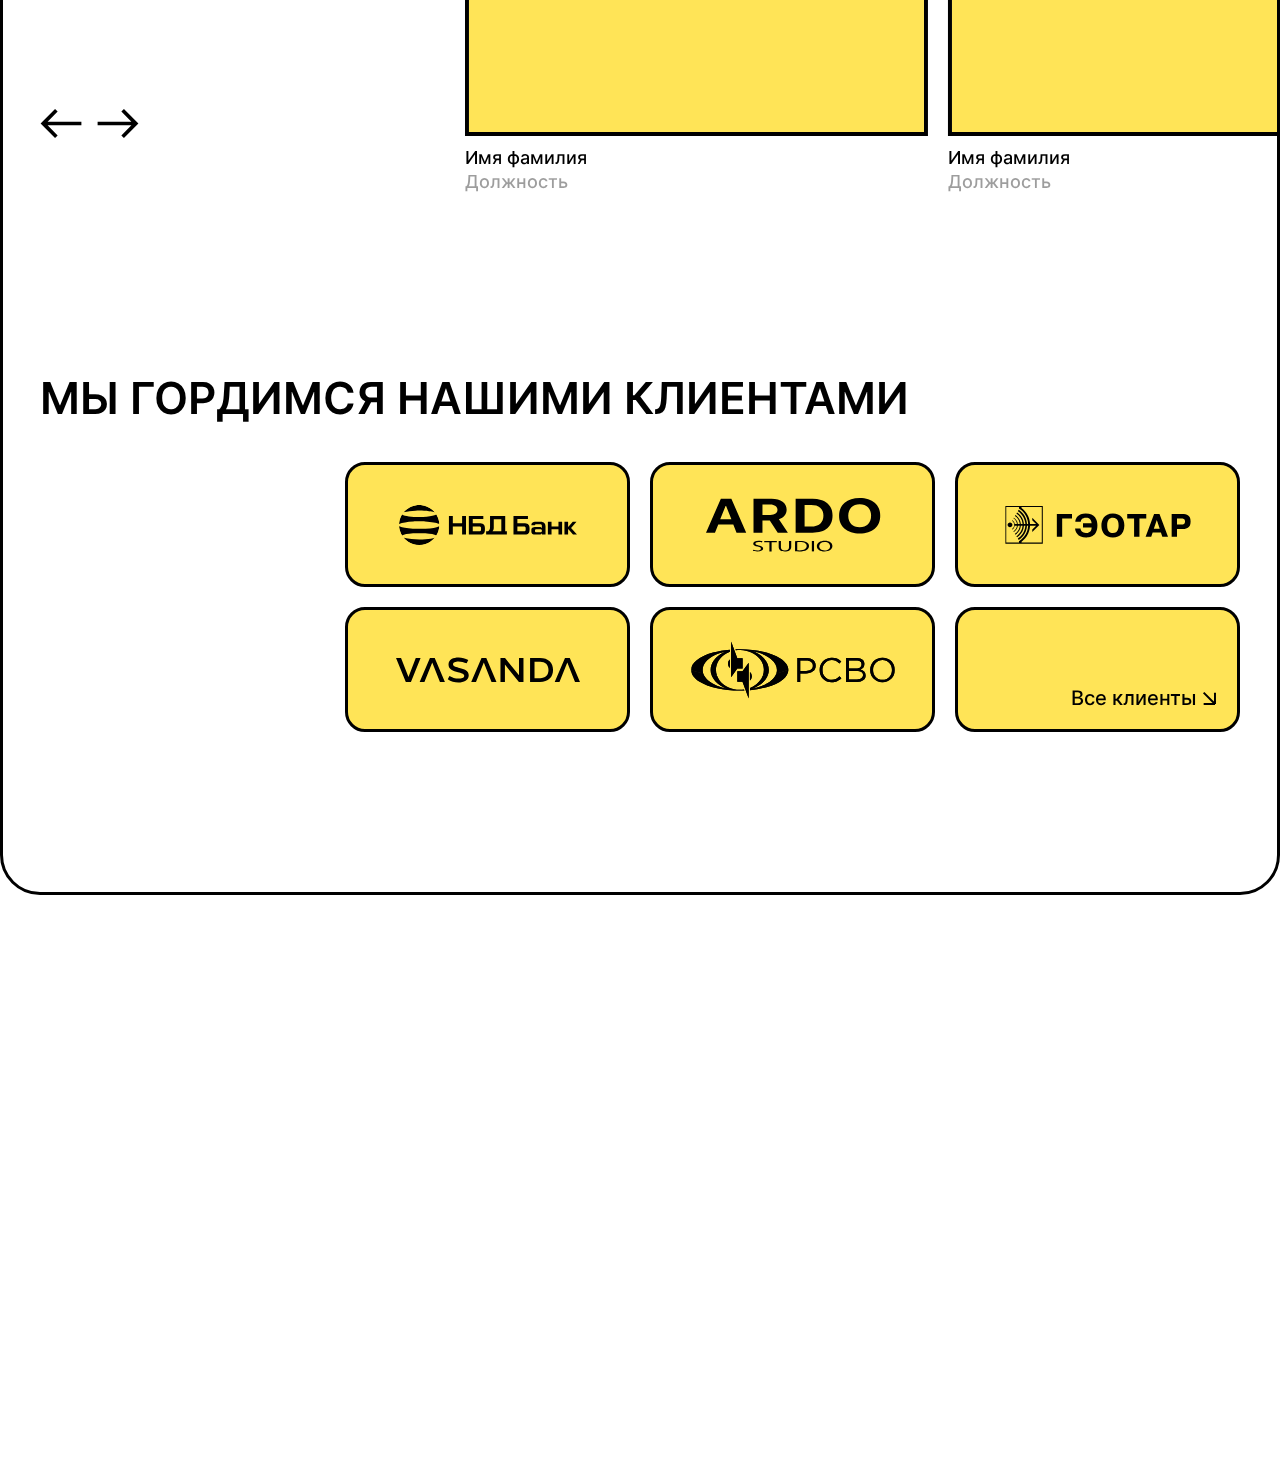
<file: main-page.html>
<!DOCTYPE html>
<html lang="ru" class="page">

<head>
  <meta charset="UTF-8">
  <meta name="viewport" content="width=device-width, initial-scale=1.0">
  <link rel="shortcut icon" href="favicon.ico" type="image/x-icon">
  <meta http-equiv="X-UA-Compatible" content="ie=edge">
  <meta name="theme-color" content="#111111">
  <title>OmniAgency</title>
  <link rel="apple-touch-icon" sizes="180x180" href="img/favicon/apple-touch-icon.png">
  <link rel="icon" type="image/png" sizes="32x32" href="img/favicon/favicon-32x32.png">
  <link rel="icon" type="image/png" sizes="16x16" href="img/favicon/favicon-16x16.png">
  <link rel="manifest" href="img/favicon/site.webmanifest">
  <link rel="stylesheet" href="css/vendor.css">
  <link rel="stylesheet" href="css/main.css">
  <script defer src="js/main.js"></script>
</head>

<body class="page__body">
  <header class="header">
    <div class="header__content hide">
      <div class="container header__container">
        <div class="header__body">
          <a href="#" class="header__logo">
            <svg class="">
              <use xlink:href="img/sprite.svg#logo"></use>
            </svg>
            <span class="header__logo-title">Omni</span>
          </a>
          <div class="header__menu">
            <nav class="header__nav">
              <ul class="header__list list-reset">
                <li class="header__link">
                  <a href="#">Услуги</a>
                </li>
                <li class="header__link">
                  <a href="#">Работы</a>
                </li>
                <li class="header__link">
                  <a href="#">FAQ</a>
                </li>
              </ul>
            </nav>
            <div class="header__btns">
              <button class="header__btn header__btn-app btn-main popup-open" data-popup="#popup-req">Оставить заявку</button>
              <a href="#" class="header__btn header__btn-telegram">
                <svg class="">
                  <use xlink:href="img/sprite.svg#telegram"></use>
                </svg>
              </a>
            </div>
          </div>
          <button class="header__burger burger" aria-label="Открыть меню" aria-expanded="false"  data-burger>
            <span class="burger__line"></span>
          </button>
        </div>
      </div>
    </div>

    <div class="header-mobile-menu" data-menu>
      <div class="container header-mobile-menu__container">
        <nav class="header-mobile-menu__nav">
          <ul class="header-mobile-menu__list list-reset">
            <li class="header-mobile-menu__link">
              <a href="#">
                <svg viewBox="0 0 313 62" fill="none" xmlns="http://www.w3.org/2000/svg">
                  <path fill-rule="evenodd" clip-rule="evenodd" d="M12.0326 61.2898H19.4473C22.8944 61.2898 26.0127 60.6441 28.6545 59.1789L28.6629 59.1743L28.6713 59.1695C31.1177 57.7922 33.1827 55.9791 34.8395 53.7424L34.8474 53.7317C36.3714 51.6552 37.6821 49.4217 38.7804 47.0357L38.791 47.0127L59.1529 0.735796H37.7974L30.8582 18.3377L21.8033 0.735796H0L2.71955 5.7358H2.04677L21.7206 41.907C21.4635 42.6912 21.2115 43.146 21.0305 43.3831L21.0232 43.3928C20.9865 43.4412 20.881 43.5689 20.4997 43.6819C19.9762 43.8223 19.0687 43.9375 17.6604 43.9375H12.0326V61.2898ZM26.7738 56.78C26.9179 56.7077 27.0598 56.6329 27.1995 56.5554C29.2842 55.3816 31.0274 53.8487 32.4289 51.9567C33.8304 50.0471 35.0392 47.9886 36.0553 45.7813L54.5553 3.7358H39.8394L39.0509 5.7358H51.5553L33.0553 47.7813C32.0392 49.9886 30.8304 52.0471 29.4289 53.9567C28.6495 55.0088 27.7645 55.9499 26.7738 56.78ZM29.968 23.1656L19.9729 3.7358H5.04677L6.13459 5.7358H16.9729L28.2201 27.5994L29.968 23.1656ZM20.7554 46.6987C19.9341 46.8579 18.9024 46.9375 17.6604 46.9375H15.0326V48.935C16.3993 48.9166 17.4928 48.7948 18.3131 48.5696C19.2241 48.3068 19.9249 47.8513 20.4154 47.2031C20.533 47.0491 20.6463 46.8809 20.7554 46.6987Z" fill="black"/>
                  <path fill-rule="evenodd" clip-rule="evenodd" d="M109.034 26.9176L108.761 23.6672C108.454 19.9949 107.57 16.6401 106.057 13.6531C104.564 10.7079 102.574 8.19572 100.087 6.1521C97.621 4.10832 94.7768 2.57615 91.5895 1.53978C88.3977 0.501973 84.9532 0 81.2804 0C75.9922 0 71.1173 1.16337 66.72 3.5377C62.2639 5.92602 58.7446 9.4571 56.1712 14.0381C53.5461 18.6934 52.3174 24.2768 52.3174 30.6449C52.3174 30.9866 52.3209 31.3261 52.3279 31.6633C52.3209 31.9876 52.3174 32.3148 52.3174 32.6449C52.3174 38.6013 53.4473 43.638 55.7073 47.755C57.9847 51.8719 61.0768 54.9903 64.9836 57.1101C66.0164 57.668 67.0844 58.1525 68.1876 58.5636C72.1707 60.3952 76.5511 61.2898 81.2804 61.2898C85.524 61.2898 89.381 60.6395 92.7887 59.2563C96.0806 57.9202 98.9219 56.1237 101.252 53.8337C103.513 51.6119 105.299 49.1527 106.569 46.4533L106.572 46.4455C106.97 45.592 107.318 44.7357 107.614 43.8772V60.554H114.188C119.072 60.554 123.326 59.6757 126.725 57.6663C130.233 55.5921 132.695 52.2768 134.243 48.0479C135.755 43.9186 136.622 38.5817 136.945 32.162L136.945 32.1602L137.644 18.0881H143.247V60.554H163.332V8.10677L181.717 41.907C181.46 42.6912 181.208 43.146 181.027 43.3831L181.019 43.3928C180.983 43.4412 180.877 43.5689 180.496 43.6819C179.972 43.8223 179.065 43.9375 177.656 43.9375H172.029V61.2898H179.443C182.89 61.2898 186.009 60.6441 188.651 59.1789L188.659 59.1743L188.667 59.1695C191.114 57.7922 193.179 55.9791 194.836 53.7424L194.843 53.7317C196.368 51.6552 197.678 49.4217 198.777 47.0357L198.787 47.0127L216.281 7.25274V60.554H236.892V18.5085H259.569V60.554H276.34L291.523 38.4763V60.554H312.134V0.735796H295.141L280.179 22.7679V0.735796H197.793L190.854 18.3377L181.799 0.735796H118.445L117.496 26.2237L117.496 26.2258C117.324 30.9444 116.923 34.5191 116.337 37.0338L116.334 37.0473C115.755 39.5884 115.003 41.0182 114.331 41.7393L114.33 41.7404C113.642 42.4802 112.788 42.9461 111.639 43.1299L107.675 43.6961C108.26 41.9531 108.628 40.2009 108.763 38.4432L109.01 35.236L88.374 35.0896L87.9847 37.6585C87.8567 38.5039 87.617 39.2053 87.2943 39.7951L87.2894 39.8039L87.2846 39.8128C86.9764 40.3853 86.5853 40.8595 86.1024 41.2566C85.6341 41.6416 85.0496 41.9686 84.3089 42.214C83.5849 42.4368 82.6914 42.571 81.5958 42.571C79.716 42.571 78.2914 42.1395 77.1807 41.4134C76.0912 40.6843 75.1549 39.5487 74.4488 37.8105C73.7552 36.0421 73.3486 33.6871 73.3486 30.6449C73.3486 27.7932 73.7422 25.5105 74.4314 23.7195C75.1271 21.9569 76.0724 20.7593 77.2009 19.9581C78.3083 19.1836 79.7531 18.7188 81.7009 18.7188C82.5514 18.7188 83.2735 18.8119 83.8863 18.9721C84.3956 19.266 84.857 19.6103 85.2705 20.005C86.0589 20.7232 86.672 21.5817 87.11 22.5803C87.5655 23.5788 87.8458 24.6913 87.9509 25.9176H88.1113L88.197 26.9176H109.034ZM102.536 23.9176H105.772C105.685 22.8815 105.549 21.8815 105.363 20.9176C104.948 18.7686 104.288 16.7992 103.381 15.0092C102.067 12.4164 100.332 10.2353 98.1775 8.46591C96.0226 6.67898 93.5174 5.32126 90.6618 4.39275C87.8063 3.46425 84.6791 3 81.2804 3C76.4452 3 72.0655 4.0599 68.1412 6.17969C66.9518 6.81691 65.8363 7.54668 64.7949 8.369C64.9096 8.30502 65.0251 8.2419 65.1412 8.17969C69.0655 6.0599 73.4452 5 78.2804 5C81.6791 5 84.8062 5.46425 87.6618 6.39275C90.5174 7.32126 93.0226 8.67898 95.1775 10.4659C97.3323 12.2353 99.0667 14.4164 100.381 17.0092C101.427 19.0733 102.145 21.3761 102.536 23.9176ZM94.574 55.0861C96.3057 54.1205 97.8309 52.9898 99.1498 51.6939C101.182 49.6967 102.75 47.5244 103.854 45.1768C104.477 43.8405 104.953 42.5181 105.28 41.2097C105.532 40.2025 105.696 39.2036 105.772 38.2131L90.9509 38.108C90.8424 38.8242 90.67 39.4967 90.4338 40.1256L102.772 40.2131C102.597 42.4905 101.957 44.8118 100.854 47.1768C99.7499 49.5244 98.182 51.6967 96.1498 53.6939C95.6537 54.1813 95.1284 54.6454 94.574 55.0861ZM85.744 44.8845C85.5739 44.951 85.4 45.0134 85.2222 45.0717C84.1535 45.4046 82.9447 45.571 81.5958 45.571C79.2307 45.571 77.2073 45.0192 75.5255 43.9155C73.8437 42.7943 72.556 41.13 71.6625 38.9226C70.7866 36.6977 70.3486 33.9384 70.3486 30.6449C70.3486 27.5265 70.7778 24.8549 71.6363 22.63C72.2859 20.9799 73.1572 19.6141 74.25 18.5325C73.6178 18.794 73.0255 19.1183 72.4729 19.5057C70.7911 20.697 69.5122 22.4051 68.6363 24.63C67.7778 26.8549 67.3486 29.5265 67.3486 32.6449C67.3486 35.9384 67.7866 38.6977 68.6625 40.9226C69.556 43.13 70.8436 44.7943 72.5255 45.9155C74.2073 47.0192 76.2307 47.571 78.5958 47.571C79.9447 47.571 81.1535 47.4046 82.2222 47.0717C83.2909 46.7214 84.2194 46.2221 85.0077 45.5739C85.2696 45.3586 85.515 45.1288 85.744 44.8845ZM306.134 57.554H309.134V3.7358H296.731L295.372 5.7358H306.134V57.554ZM277.179 30.1078V3.7358H262.569V5.7358H274.179V33.9062H274.6L277.179 30.1078ZM273.137 57.554H274.762L291.523 33.1821V31.2784H291.208L273.137 57.554ZM230.892 57.554H233.892V17.5085H230.892V57.554ZM254.122 15.5085H257.122V3.7358H219.281V5.7358H254.122V15.5085ZM186.77 56.78C186.914 56.7077 187.056 56.6328 187.196 56.5554C189.28 55.3816 191.023 53.8487 192.425 51.9567C193.826 50.0471 195.035 47.9886 196.051 45.7813L214.551 3.7358H199.835L199.047 5.7358H211.551L193.051 47.7813C192.035 49.9886 190.826 52.0471 189.425 53.9567C188.646 55.0088 187.761 55.9499 186.77 56.78ZM189.964 23.1656L179.969 3.7358H165.043L166.131 5.7358H176.969L188.216 27.5994L189.964 23.1656ZM180.752 46.6987C179.93 46.8579 178.899 46.9375 177.656 46.9375H175.029V48.935C176.395 48.9166 177.489 48.7948 178.309 48.5696C179.22 48.3068 179.921 47.8513 180.411 47.2031C180.529 47.0491 180.642 46.8809 180.752 46.6987ZM157.332 57.554H160.332V3.7358H121.335L121.261 5.7358H157.332V57.554ZM113.584 45.7214C113.111 45.889 112.611 46.0141 112.085 46.0966L110.614 46.3068V47.7108C111.735 47.3085 112.705 46.6663 113.526 45.7841C113.546 45.7634 113.565 45.7425 113.584 45.7214ZM124.181 55.6297C124.532 55.4591 124.871 55.2771 125.198 55.0838C127.984 53.437 130.06 50.7479 131.426 47.0163C132.793 43.2848 133.634 38.2831 133.949 32.0114L134.69 17.0881H131.79L130.949 34.0114C130.634 40.2831 129.793 45.2848 128.426 49.0163C127.406 51.8015 125.991 54.006 124.181 55.6297Z" fill="black"/>
                </svg>
              </a>
            </li>
            <li class="header-mobile-menu__link">
              <a href="#">
                <svg viewBox="0 0 323 63" fill="none" xmlns="http://www.w3.org/2000/svg">
                  <path fill-rule="evenodd" clip-rule="evenodd" d="M176.545 0.00740785C174.313 0.0870259 172.323 0.331166 170.331 0.769545C165.897 1.74567 161.745 3.68817 158.434 6.33526C157.598 7.00363 156.936 7.59926 156.15 8.39201C155.202 9.34727 154.465 10.2007 153.648 11.2916C151.998 13.4933 150.694 15.8653 149.75 18.3841C148.571 21.5282 147.884 24.9723 147.66 28.851C147.65 29.0255 147.641 29.17 147.639 29.1721C147.637 29.1743 147.573 29.0865 147.498 28.9769C147.039 28.3064 146.496 27.6074 145.96 26.9968C145.445 26.4105 144.805 25.7672 144.212 25.2389C142.094 23.3531 139.564 21.8492 136.634 20.7346C136.443 20.6619 136.261 20.5923 136.229 20.58C136.18 20.5607 136.887 20.5573 141.102 20.5566L146.031 20.5558V10.634V0.712227L123.121 0.716309L100.211 0.720376L100.203 24.5422L100.194 48.3641L92.3271 24.591C88.0001 11.5158 84.4502 0.794171 84.4385 0.765089L84.4171 0.712227L71.5306 0.716293L58.6442 0.720376L54.8987 12.0375L51.1532 23.3546L51.1497 23.2117C51.1399 22.8105 51.1083 22.0848 51.0868 21.7675C50.8661 18.5088 50.0907 15.5499 48.7618 12.8949C46.9901 9.35522 44.3268 6.44193 40.9519 4.35211C37.5252 2.23018 33.6331 1.05183 29.1442 0.77732C28.9872 0.767723 28.7047 0.751572 28.5163 0.741456C28.2682 0.728102 24.2942 0.721433 14.0869 0.717204L0 0.711381V31.4937V62.276H11.3511H22.7021L22.7062 54.3507L22.7103 46.4255L25.3524 46.4158C27.0139 46.4097 28.1094 46.3993 28.3043 46.3876C29.2725 46.3298 29.7509 46.2916 30.3918 46.221C35.3506 45.6748 39.7292 43.953 43.2093 41.1807C44.2031 40.389 45.2366 39.3908 46.0023 38.483C46.098 38.3695 46.1895 38.2625 46.2057 38.2451C46.2245 38.2249 46.1768 38.3891 46.0735 38.7005C45.3047 41.0171 38.2773 62.2596 38.2773 62.2667C38.2773 62.2718 43.7614 62.2759 50.4642 62.2759L62.6511 62.2758L64.1993 57.1605L65.7475 52.0452H71.2146H76.6818L76.7149 52.1549C76.7331 52.2153 77.3356 54.2064 78.0538 56.5794C78.772 58.9525 79.3597 60.8976 79.3597 60.9019C79.3597 60.9062 79.5049 60.9097 79.6825 60.9097H80.0053L80.2106 61.5887L80.4158 62.2678H102.879C126.356 62.2678 125.565 62.27 126.705 62.2022C130.338 61.9859 133.62 61.2985 136.564 60.1376C140.91 58.423 144.411 55.8357 146.873 52.5168C148.154 50.7914 149.089 49.0265 149.751 47.085L149.854 46.7848L149.876 46.841C149.967 47.0651 150.246 47.6714 150.433 48.0521C151.312 49.8429 152.515 51.6618 153.844 53.2081C154.624 54.1155 155.564 55.0503 156.444 55.7943C158.532 57.5582 160.871 58.9102 163.59 59.9237C163.768 59.9902 164.024 60.0956 164.158 60.158C167.567 61.7375 171.43 62.6864 175.461 62.9339C176.896 63.0221 178.511 63.022 179.962 62.9337C185.78 62.5797 191.208 60.7566 195.618 57.6756C198.906 55.3789 201.667 52.3276 203.762 48.6737C205.676 45.3375 206.916 41.519 207.482 37.2194C207.647 35.9679 207.747 34.77 207.813 33.267C207.84 32.6401 207.84 30.3459 207.813 29.7293C207.706 27.341 207.492 25.4436 207.108 23.4908C206.942 22.6495 206.682 21.5571 206.476 20.8363L206.395 20.5558H212.452H218.508V41.4159V62.276H229.761H241.015V41.4159V20.5558H247.864H254.714L254.718 41.4118L254.722 62.2678H267.305C280.399 62.2678 280.094 62.2693 281.233 62.202C286.132 61.9128 290.41 60.7598 294.149 58.7212C296.749 57.304 298.93 55.5424 300.686 53.4417L300.926 53.1549L300.934 57.7114L300.942 62.2678L311.971 62.2719L323 62.276V31.4941V0.712227L311.971 0.716293L300.942 0.720376L300.938 14.1108L300.934 27.5013L300.8 27.3426C299.876 26.2452 298.766 25.1809 297.633 24.3047C296.026 23.0612 294.215 22.0078 292.223 21.1563C288.829 19.7061 285.09 18.9038 280.784 18.7016C280.154 18.672 279.195 18.6532 278.301 18.653L277.433 18.6527V9.68249V0.712243H239.922H202.411L202.41 6.44979C202.409 12.0837 202.409 12.1866 202.378 12.1467C202.361 12.1243 202.262 11.9852 202.157 11.8376C200.418 9.38646 198.239 7.19811 195.839 5.49172C192.957 3.4427 189.541 1.88392 185.955 0.980993C183.734 0.421731 181.51 0.110659 179.032 0.0129861C178.678 -0.000969426 176.892 -0.00496995 176.545 0.00740785ZM178.365 4.07889C179.311 4.1002 179.961 4.13756 180.785 4.21804C184.474 4.578 187.836 5.58524 190.977 7.27088C193.59 8.67342 195.832 10.5026 197.722 12.7729C199.469 14.8703 200.901 17.3255 201.845 19.8401C202.87 22.5693 203.467 25.5319 203.674 28.9161C203.73 29.8317 203.74 30.2138 203.74 31.5022C203.74 32.7891 203.731 33.1422 203.674 34.0721C203.37 39.0654 202.182 43.3046 200.092 46.8566C197.962 50.4743 195.222 53.2544 191.77 55.3013C191.477 55.4744 190.969 55.7589 190.832 55.8255L190.742 55.8692L190.8 55.8155C190.832 55.7859 190.967 55.6666 191.101 55.5503C192.98 53.92 194.656 51.874 196.013 49.5563C196.304 49.0587 196.498 48.6991 196.774 48.1449C198.414 44.8471 199.349 41.0237 199.597 36.6014C199.681 35.1106 199.681 33.3308 199.597 31.8357C199.333 27.1178 198.276 23.0465 196.429 19.6368C194.921 16.854 192.988 14.462 190.709 12.5615C189.583 11.6218 188.325 10.7712 186.983 10.0416C183.561 8.18195 179.776 7.11417 175.681 6.85323C174.885 6.80253 174.38 6.79129 173.308 6.80038C172.28 6.80912 172.069 6.8164 171.326 6.86907C167.602 7.13292 164.182 8.04725 161.023 9.62353C160.805 9.73207 160.627 9.81806 160.627 9.81461C160.627 9.81117 160.783 9.68413 160.974 9.53231C161.887 8.80528 162.806 8.17834 163.775 7.62111C167.69 5.37061 172.101 4.18543 176.953 4.08011C177.253 4.07359 177.543 4.06725 177.597 4.06603C177.651 4.06482 177.996 4.0706 178.365 4.07889ZM27.9455 4.81128C30.3227 4.87855 32.3644 5.19499 34.3494 5.80383C37.02 6.62296 39.4565 8.00108 41.4086 9.79661C42.0122 10.3518 42.6223 11.0041 43.1266 11.6336C45.4311 14.5099 46.7313 17.9837 47.0019 21.9871C47.0539 22.7566 47.0691 24.0438 47.0349 24.7684C46.9003 27.6136 46.3102 30.0568 45.2181 32.2911C44.5734 33.61 43.7146 34.8993 42.7369 36.0158C42.4523 36.3409 41.6578 37.1395 41.3433 37.4167C40.2108 38.4149 38.9993 39.2379 37.6412 39.9317L37.2906 40.1108L37.4781 39.9358C38.8626 38.6441 39.994 37.1643 40.9042 35.4547C41.6406 34.0714 42.2229 32.415 42.5566 30.754C43.1245 27.9273 43.1071 24.5908 42.5099 21.7696C41.956 19.1532 40.9124 16.8309 39.3714 14.7857C38.8809 14.1347 38.4753 13.6648 37.9024 13.0839C36.733 11.8979 35.4353 10.9175 33.9227 10.077C31.9005 8.95321 29.624 8.19364 27.1382 7.81323C26.2956 7.6843 25.5401 7.60998 24.3657 7.54051C24.1331 7.52675 21.3633 7.52013 14.0624 7.51589L4.07725 7.51008V6.16329C4.07725 5.42254 4.08215 4.81161 4.08813 4.80565C4.10617 4.78765 27.3042 4.79313 27.9455 4.81128ZM90.0772 30.811C94.8117 45.1154 98.7872 57.1283 98.9118 57.5062L99.1382 58.1935L96.6433 58.1894L94.1485 58.1853L85.7679 32.8637C81.1585 18.9368 77.3829 7.53513 77.3776 7.52661C77.3716 7.5168 74.3036 7.51109 69.0369 7.51109H60.7058L60.84 7.10039C60.9139 6.8745 61.1155 6.26334 61.288 5.74223L61.6018 4.79477L71.5354 4.79885L81.4691 4.80294L90.0772 30.811ZM141.937 10.634V16.4732H139.891H137.844V11.9921V7.51109H121.07H104.296V6.15295V4.7948H123.117H141.937V10.634ZM253.03 10.6381L253.034 16.4732H250.988H248.941L248.937 11.9962L248.933 7.51922L227.719 7.51516L206.505 7.51107V6.15293V4.79479L229.765 4.79887L253.026 4.80294L253.03 10.6381ZM273.339 13.7639V22.7329L276.695 22.7403C278.761 22.7449 280.182 22.7545 280.393 22.7653C282.714 22.884 284.353 23.0891 286.15 23.4855C289.71 24.271 292.882 25.7247 295.343 27.6988C297.344 29.3041 298.957 31.36 299.934 33.5516C300.34 34.462 300.692 35.5431 300.892 36.4918L300.934 36.6913V40.2682V43.845L300.86 44.1756C300.425 46.1267 299.646 47.9105 298.511 49.5566C296.977 51.7829 294.998 53.5587 292.445 55.0004C292.163 55.1599 291.618 55.4467 291.611 55.4397C291.609 55.4373 291.671 55.3807 291.749 55.3139C291.985 55.112 292.904 54.1862 293.162 53.8913C295.641 51.0538 296.935 47.8854 297.15 44.1239C297.195 43.3213 297.186 42.2467 297.125 41.47C296.92 38.8204 296.16 36.4694 294.839 34.4009C293.886 32.908 292.661 31.5475 291.249 30.4149C289.766 29.2244 288.026 28.2262 286.043 27.4266C283.316 26.3276 280.245 25.6922 276.772 25.5089C275.874 25.4615 275.114 25.452 272.193 25.4518L269.262 25.4516L269.258 16.4854L269.254 7.51922L264.031 7.51512L258.808 7.51104V6.16376C258.808 5.42277 258.813 4.81161 258.819 4.80565C258.825 4.79968 262.094 4.7948 266.084 4.7948H273.339V13.7639ZM319.559 31.4941V58.1934H317.52H315.482L315.477 32.8563L315.473 7.51922L310.25 7.51512L305.027 7.51104V6.15291V4.7948H312.293H319.559V31.4941ZM18.6086 25.0863V31.0808L21.5646 31.0747C24.1534 31.0693 24.5561 31.0652 24.806 31.0417C25.3928 30.9865 25.8656 30.9149 26.3284 30.8113C26.4346 30.7874 26.5244 30.7708 26.5278 30.7742C26.5312 30.7776 26.4712 30.8639 26.3944 30.966C25.2858 32.4392 23.597 33.3657 21.461 33.6727C20.6441 33.7901 20.4563 33.7956 17.2998 33.7956L14.5313 33.7956V26.4438V19.0919H16.57H18.6086V25.0863ZM118.827 20.9693V22.7329L122.183 22.7403C124.27 22.7449 125.665 22.7544 125.873 22.7653C126.873 22.818 127.436 22.8585 128.075 22.9235C130.951 23.2161 133.554 23.8508 135.882 24.8272C138.08 25.7488 139.898 26.8687 141.489 28.2793C141.806 28.5603 142.583 29.3417 142.858 29.6561C145.04 32.1492 146.255 34.8834 146.633 38.1547C146.769 39.3336 146.784 40.7208 146.675 41.9526C146.451 44.4618 145.689 46.8064 144.436 48.8409C142.862 51.3952 140.661 53.4627 137.842 55.0345C137.566 55.1883 137.074 55.447 137.069 55.4412C137.066 55.4386 137.124 55.384 137.197 55.32C137.81 54.783 138.555 53.9986 139.124 53.2894C140.891 51.0911 141.98 48.6616 142.427 45.9213C142.523 45.3316 142.572 44.9023 142.626 44.1972C142.654 43.8177 142.654 42.1517 142.625 41.7574C142.457 39.4489 141.953 37.5336 141.032 35.6986C139.907 33.4563 138.165 31.4428 135.983 29.8636C133.681 28.1971 130.74 26.9205 127.585 26.2182C125.746 25.8087 124.105 25.6013 121.755 25.4816C121.546 25.471 120.117 25.4613 118.081 25.4566L114.75 25.4491V22.3274V19.2058H116.789H118.827V20.9693ZM236.921 38.6996V58.1934H234.882H232.844V38.6996V19.2058H234.882H236.921V38.6996ZM169.781 20.1044C168.245 21.9475 167.254 24.5321 166.85 27.7531C166.696 28.9835 166.638 30.0089 166.638 31.5022C166.639 32.6925 166.66 33.2533 166.744 34.2348C166.92 36.293 167.33 38.19 167.926 39.6999C168.713 41.6969 169.887 43.3098 171.356 44.4142C172.659 45.3939 174.321 46.0166 176.178 46.2211C176.684 46.2768 176.879 46.2883 177.483 46.2981C178.868 46.3207 180.111 46.1639 181.226 45.826C181.329 45.7948 181.415 45.771 181.417 45.7732C181.419 45.7754 181.338 45.8682 181.236 45.9794C180.222 47.0909 178.928 47.9404 177.512 48.4239C176.33 48.8278 175.08 49.0194 173.626 49.0194C171.708 49.0194 170.086 48.678 168.643 47.971C167.733 47.5245 167.043 47.0285 166.303 46.2885C165.484 45.4695 164.866 44.5943 164.297 43.449C163.82 42.4877 163.489 41.5588 163.197 40.3632C162.803 38.752 162.6 37.0363 162.552 34.9245C162.499 32.5841 162.688 30.3649 163.1 28.4932C163.399 27.1355 163.794 25.9979 164.346 24.9067C164.771 24.0648 165.186 23.4282 165.738 22.7678C165.985 22.4716 166.587 21.8696 166.866 21.6384C167.707 20.9411 168.587 20.437 169.638 20.0498C169.755 20.0069 169.86 19.9714 169.871 19.971C169.883 19.9706 169.842 20.0306 169.781 20.1044ZM24.3738 20.475C24.4994 20.4842 24.6902 20.5023 24.7979 20.5153C25.0225 20.5424 25.0223 20.5422 25.3847 20.831C26.524 21.7389 27.3472 23.1292 27.6446 24.6477L27.6798 24.8278L27.6143 25.0234C27.4661 25.4653 27.2079 25.8673 26.8988 26.1373C26.4723 26.5098 25.8825 26.7612 25.1322 26.8903C24.6525 26.9728 24.4785 26.9841 23.5624 26.9923L22.7021 27.0001V23.7291V20.4582L23.4238 20.4582C23.8207 20.4583 24.2482 20.4658 24.3738 20.475ZM178.29 20.7838C178.613 20.8034 178.942 20.8392 179.189 20.8815L179.372 20.9126L179.569 21.0457C180.12 21.4172 180.481 21.7151 180.958 22.1897C181.45 22.6801 181.793 23.0956 182.166 23.6543C182.668 24.405 183.051 25.1588 183.428 26.1347C184.133 27.9611 184.532 30.0195 184.666 32.5138C184.679 32.7503 184.677 32.9056 184.658 33.2132C184.519 35.4715 184.11 37.3215 183.423 38.7983C183.191 39.2976 182.848 39.8571 182.537 40.2448C182.358 40.468 181.955 40.8711 181.74 41.0419C180.928 41.6877 179.963 42.048 178.69 42.1812C178.351 42.2166 177.462 42.2303 177.083 42.2059C176.022 42.1376 175.164 41.9205 174.413 41.53C173.597 41.1058 172.898 40.403 172.323 39.4288C172.17 39.1704 171.877 38.5686 171.753 38.2604C171.328 37.2015 171.008 35.7762 170.855 34.2592C170.772 33.4367 170.741 32.8454 170.728 31.8519C170.692 28.9306 171.042 26.527 171.77 24.7115C171.897 24.3926 172.203 23.7762 172.368 23.5021C173.374 21.8401 174.77 20.996 176.823 20.8082C176.97 20.7947 177.139 20.7813 177.197 20.7785C177.459 20.766 178.045 20.7688 178.29 20.7838ZM68.3656 24.5721C68.8761 26.2604 69.0707 26.9256 69.064 26.9592C69.0589 26.9848 68.3711 29.2636 67.5357 32.0231C66.7002 34.7827 66.0126 37.0607 66.0076 37.0853L65.9985 37.13H69.0817H72.1649L72.2139 37.2886C72.3241 37.6452 72.9828 39.8284 72.9828 39.837C72.9828 39.8421 70.4904 39.8463 67.444 39.8463H61.9052L61.9146 39.8097C61.9197 39.7895 63.1186 35.8261 64.5787 31.0021L67.2334 22.2311L67.4457 22.2313L67.6579 22.2315L68.3656 24.5721ZM118.827 41.6686V46.8254L121.971 46.8194C125.31 46.813 125.221 46.8149 125.883 46.7352C126.183 46.699 126.641 46.6211 126.921 46.5586C127.053 46.529 127.161 46.5074 127.161 46.5105C127.161 46.5176 127.108 46.6017 127.096 46.6126C127.092 46.6171 127.068 46.6506 127.043 46.6871C127.018 46.7237 126.983 46.7694 126.965 46.7888C126.947 46.8082 126.936 46.824 126.941 46.824C126.947 46.824 126.934 46.8414 126.913 46.8626C126.893 46.8839 126.861 46.9222 126.843 46.9479C126.825 46.9735 126.781 47.0275 126.744 47.0678C126.708 47.1082 126.653 47.1696 126.622 47.2043C126.502 47.3398 126.077 47.7447 125.999 47.7977C125.979 47.8113 125.959 47.8269 125.955 47.8324C125.95 47.8379 125.917 47.8639 125.881 47.8903C125.845 47.9166 125.806 47.9474 125.794 47.9585C125.782 47.9697 125.768 47.9789 125.762 47.9789C125.756 47.9789 125.73 47.9964 125.705 48.0177C125.68 48.0391 125.635 48.0739 125.604 48.095C125.572 48.1161 125.547 48.1389 125.547 48.1456C125.547 48.1523 125.533 48.1578 125.516 48.1578C125.498 48.1578 125.482 48.1635 125.479 48.1704C125.471 48.1883 125.21 48.353 125.189 48.353C125.179 48.353 125.172 48.3585 125.172 48.3653C125.172 48.372 125.151 48.3866 125.127 48.3976C125.102 48.4087 125.056 48.4338 125.025 48.4534C124.941 48.5056 124.489 48.7274 124.291 48.8132C123.37 49.2123 122.263 49.4496 120.974 49.5236C120.794 49.5339 119.55 49.5403 117.717 49.5403H114.75V43.0261V36.5119H116.789H118.827V41.6686ZM273.339 41.6687V46.8254L276.491 46.8194C279.265 46.814 279.677 46.8101 279.928 46.7864C280.528 46.7299 281.021 46.6565 281.465 46.5574C281.597 46.5279 281.706 46.5072 281.706 46.5115C281.706 46.5158 281.653 46.5933 281.588 46.6839C281.233 47.1799 280.726 47.6788 280.205 48.0462C278.923 48.9502 277.457 49.4106 275.5 49.5239C275.336 49.5334 274.004 49.5401 272.242 49.5402L269.262 49.5403V43.0261V36.5119H271.3H273.339V41.6687ZM125.025 37.8944C125.146 37.9033 125.348 37.9226 125.473 37.9372L125.701 37.9638L125.832 38.0631C126.582 38.6321 127.226 39.3932 127.617 40.1704C127.782 40.4976 128.009 41.0979 128.013 41.2147C128.014 41.2399 127.971 41.3304 127.91 41.4343C127.779 41.6561 127.541 41.9023 127.308 42.0564C127.116 42.1835 126.751 42.3627 126.529 42.4392C126.316 42.5123 125.957 42.5998 125.694 42.6427C125.206 42.722 125.069 42.7295 123.969 42.7371L122.921 42.7443V40.3112V37.8782L123.863 37.8782C124.381 37.8782 124.904 37.8855 125.025 37.8944ZM279.553 37.8944C279.997 37.9271 280.225 37.9596 280.287 37.9992C280.475 38.1204 280.937 38.5332 281.212 38.8267C281.814 39.4681 282.26 40.2331 282.497 41.0329L282.557 41.2355L282.514 41.3226C282.324 41.7104 281.97 42.0287 281.453 42.2784C281.107 42.4456 280.735 42.5572 280.262 42.6355C279.736 42.7226 279.617 42.7294 278.489 42.7371L277.433 42.7443V40.3112V37.8782L278.383 37.8782C278.905 37.8782 279.432 37.8855 279.553 37.8944ZM18.6086 51.6304V58.1934H16.57H14.5313V51.6304V45.0674H16.57H18.6086V51.6304ZM61.8764 50.7073C61.8764 50.714 61.3679 52.3993 60.7464 54.4524L59.6165 58.1853L57.9803 58.1894C56.6355 58.1928 56.3456 58.1898 56.3523 58.1722C56.3607 58.1503 58.5741 50.8431 58.6011 50.748L58.6161 50.6951H60.2463C61.1428 50.6951 61.8764 50.7006 61.8764 50.7073Z" fill="black"/>
                </svg>
              </a>
            </li>
            <li class="header-mobile-menu__link">
              <a href="#">
                <svg viewBox="0 0 155 65" fill="none" xmlns="http://www.w3.org/2000/svg">
                  <path fill-rule="evenodd" clip-rule="evenodd" d="M0 60.554H20.6108V39.5313H40.4969L33.5578 60.554H55.7023L58.8121 50.2528H71.6323L74.4402 59.554H74.9102L75.2121 60.554H97.3567L77.612 0.735796H53.3024L41.5284 36.4062V21.7585H20.6108V18.5085H43.8409V0.735796H0V60.554ZM14.6108 57.554H17.6108V38.5313H14.6108V57.554ZM35.5284 36.5313H38.5284V24.7585H17.6108V17.5085H14.6108V26.7585H35.5284V36.5313ZM37.8409 15.5085H40.8409V3.7358H3V5.7358H37.8409V15.5085ZM89.5471 57.554H93.2072L75.443 3.7358H55.4714L54.8113 5.7358H72.443L89.5471 57.554ZM51.078 57.554H53.4743L55.9803 49.2528H53.584L51.078 57.554ZM59.8842 36.321L63.6553 23.8292L62.6674 20.5568H62.247L56.8842 38.321H68.0302L67.4264 36.321H59.8842ZM65.2222 29.0194L66.5208 33.321H63.9236L65.2222 29.0194Z" fill="black"/>
                  <path fill-rule="evenodd" clip-rule="evenodd" d="M132.937 63.5483L133.796 64.5483H154.476L143.942 51.8088C145.121 50.4398 146.177 48.9322 147.111 47.2899L147.114 47.2852C149.758 42.6126 150.998 37.0187 150.998 30.6449C150.998 24.2717 149.758 18.6839 147.111 14.0261C144.517 9.44467 140.969 5.9173 136.481 3.53275C132.051 1.16183 127.144 0 121.824 0C116.473 0 111.547 1.16045 107.114 3.53365C102.64 5.92004 99.1019 9.44944 96.509 14.0309L96.5069 14.0346C93.8805 18.6905 92.6511 24.2751 92.6511 30.6449C92.6511 36.9837 93.882 42.5559 96.5042 47.2242L96.5079 47.2308L96.5117 47.2374C99.1038 51.798 102.637 55.3287 107.098 57.7473L107.105 57.7511L107.112 57.7549C107.635 58.0353 108.166 58.2988 108.703 58.5454M113.953 34.5824C113.777 33.4172 113.682 32.1081 113.682 30.6449C113.682 27.6655 114.073 25.3387 114.745 23.5726C115.429 21.8033 116.346 20.655 117.408 19.9207L117.413 19.9169C118.484 19.1728 119.898 18.7188 121.824 18.7188C122.728 18.7188 123.516 18.8187 124.205 19.0006C124.451 19.1401 124.69 19.2909 124.921 19.4531C126.585 20.5919 127.838 22.2737 128.679 24.4986C129.445 26.4685 129.869 28.8431 129.952 31.6223C129.915 32.7899 129.813 33.8502 129.653 34.8096L129.473 34.5824H113.953ZM114.436 18.512C113.818 18.7652 113.24 19.0789 112.702 19.4531C111.055 20.5919 109.802 22.2737 108.944 24.4986C108.103 26.706 107.682 29.4214 107.682 32.6449C107.682 35.8684 108.103 38.5926 108.944 40.8175C109.802 43.0249 111.055 44.7067 112.702 45.8629C114.366 47.0017 116.407 47.571 118.824 47.571C119.118 47.571 119.405 47.5627 119.687 47.5459L117.676 44.883C116.968 44.6189 116.31 44.2789 115.702 43.8629C114.055 42.7067 112.802 41.0249 111.944 38.8175C111.515 37.6839 111.196 36.4208 110.986 35.0281C110.964 34.881 110.943 34.7324 110.923 34.5824C110.763 33.3651 110.682 32.0526 110.682 30.6449C110.682 27.4214 111.103 24.706 111.944 22.4986C112.567 20.8836 113.398 19.5547 114.436 18.512ZM118.184 39.5824H125.026L127.669 42.9026C128.054 42.2693 128.39 41.5743 128.679 40.8175C128.889 40.2737 129.073 39.7001 129.231 39.0966L128.026 37.5824H116.674L118.184 39.5824ZM143.449 61.5483L136.929 53.6638C138.699 52.01 140.224 50.0579 141.503 47.8075C143.833 43.6906 144.998 38.6364 144.998 32.6449C144.998 26.6534 143.833 21.608 141.503 17.5085C139.173 13.3916 136.028 10.282 132.069 8.17969C128.109 6.0599 123.695 5 118.824 5C113.919 5 109.487 6.0599 105.528 8.17969C105.394 8.25075 105.262 8.32294 105.131 8.3963C106.187 7.56282 107.32 6.82395 108.528 6.17969C112.487 4.0599 116.919 3 121.824 3C126.695 3 131.109 4.0599 135.069 6.17969C139.028 8.28196 142.173 11.3916 144.503 15.5085C146.833 19.608 147.998 24.6534 147.998 30.6449C147.998 36.6364 146.833 41.6906 144.503 45.8075C143.753 47.1273 142.918 48.3446 141.999 49.4592C141.351 50.2451 140.661 50.9799 139.929 51.6638L148.103 61.5483H143.449Z" fill="black"/>
                </svg>
              </a>
            </li>
          </ul>
        </nav>
        <button class="header-mobile-menu__btn popup-open" data-popup="#popup-req">Оставить заявку</button>
        <div class="header-mobile-menu__footer">
          <a href="tel:+79063684140" class="header-mobile-menu__tel">+7 906 368-41-40</a>
          <a href="#">telegram</a>
        </div>
      </div>
    </div>
  </header>

  <div class="page__inner">
    <main class="main">
      <div class="bg-white">
        <section class="intro">
          <div class="container intro__container">
            <div class="intro__content">
              <div class="intro__text">
                <h1 class="intro__title">Более 9 лет разраба­тываем сайты, web-сервисы и мобильные приложения</h1>
                <div class="intro__btn btn-main">
                  <a href="" class="btn-reset btn-main-body">Смотреть проекты</a>
                  <div></div>
                </div>
              </div>
              <picture class="intro__img">
                <source srcset="img/pages/main-page/robot.webp" type="image/webp">
                <img src="img/pages/main-page/robot.png" alt="Робот">
              </picture>
            </div>
          </div>
        </section>
        <div class="marquee__place">DIGITAL AGENCY //</div>
        <section class="about">
          <div class="container">
            <div class="about__content">
              <h2 class="about__title title-h2">omni agency — дизайн студия по разработке сайтов</h2>
              <div class="about-hat">
                <img src="img/icons/logo_small.svg" alt="Логотип omniagency">
                <span class="about-hat__text">Подчеркнем характер бизнеса и проработаем интерфейс в дизайне. Разработаем сайт под любую нагрузку и технические требования. </span>
              </div>
              <div class="about__cards">
                <div class="about-card">
                  <div class="about-card__img">
                    <img src="img/svg/about_1.svg" alt="">
                  </div>
                  <h3 class="about-card__title">1 год</h3>
                  <span class="about-card__subtitle">Гарантия, закрепленная в договоре на «код»</span>
                </div>
                <div class="about-card">
                  <div class="about-card__img">
                    <img src="img/svg/about_2.svg" alt="">
                  </div>
                  <h3 class="about-card__title">30 мин</h3>
                  <span class="about-card__subtitle">Максимальное время ответа персонального менеджера</span>
                </div>
                <div class="about-card">
                  <div class="about-card__img">
                    <img src="img/svg/about_3.svg" alt="">
                  </div>
                  <h3 class="about-card__title">20 ч/год</h3>
                  <span class="about-card__subtitle">Бесплатное время консультаций по системе админи­стрирования</span>
                </div>
                <div class="about-card">
                  <div class="about-card__img">
                    <img src="img/svg/about_4.svg" alt="">
                  </div>
                  <h3 class="about-card__title">20 ч/год</h3>
                  <span class="about-card__subtitle">Бесплатное время консультаций по системе админи­стрирования</span>
                </div>
              </div>
            </div>
          </div>
        </section>
        <section class="works">
          <div class="container">
            <div class="works__content">
              <h2 class="works__title title-h2">Наши работы</h2>
              <div class="works__types">
                <button class="works__type">
                  <span>Банки</span>
                </button>
                <button class="works__type">
                  <span>Медицина</span>
                </button>
                <button class="works__type">
                  <span>Рестораны</span>
                </button>
                <button class="works__type">
                  <span>Образовательные учреждения</span>
                </button>
                <button class="works__type">
                  <span>Интерьер</span>
                </button>
                <button class="works__type">
                  <span>Архитектура</span>
                </button>
              </div>
              <div class="works__cards">
                <a href="#" class="works-card">
                  <div class="works-card__img">
                    <picture>
                      <source srcset="img/pages/main-page/works_1.webp" type="image/webp">
                      <img loading="lazy" src="img/pages/main-page/works_1.jpg" class="image" width="" height="" alt="">
                    </picture>
                  </div>
                  <h4 class="works-card__title">Название бизнеса</h4>
                  <span class="works-card__subtitle">Тип сайта</span>
                </a>
                <a href="#" class="works-card">
                  <div class="works-card__img">
                    <picture>
                      <source srcset="img/pages/main-page/works_2.webp" type="image/webp">
                      <img loading="lazy" src="img/pages/main-page/works_2.jpg" class="image" width="" height="" alt="">
                    </picture>
                  </div>
                  <h4 class="works-card__title">Название бизнеса</h4>
                  <span class="works-card__subtitle">Тип сайта</span>
                </a>
                <a href="#" class="works-card">
                  <div class="works-card__img">
                    <picture>
                      <source srcset="img/pages/main-page/works_3.webp" type="image/webp">
                      <img loading="lazy" src="img/pages/main-page/works_3.jpg" class="image" width="" height="" alt="">
                    </picture>
                  </div>
                  <h4 class="works-card__title">Название бизнеса</h4>
                  <span class="works-card__subtitle">Тип сайта</span>
                </a>
                <a href="#" class="works-card">
                  <div class="works-card__img">
                    <picture>
                      <source srcset="img/pages/main-page/works_1.webp" type="image/webp">
                      <img loading="lazy" src="img/pages/main-page/works_1.jpg" class="image" width="" height="" alt="">
                    </picture>
                  </div>
                  <h4 class="works-card__title">Название бизнеса</h4>
                  <span class="works-card__subtitle">Тип сайта</span>
                </a>
                <a href="#" class="works-card">
                  <div class="works-card__img">
                    <picture>
                      <source srcset="img/pages/main-page/works_4.webp" type="image/webp">
                      <img loading="lazy" src="img/pages/main-page/works_4.jpg" class="image" width="" height="" alt="">
                    </picture>
                  </div>
                  <h4 class="works-card__title">Название бизнеса</h4>
                  <span class="works-card__subtitle">Тип сайта</span>
                </a>
                <a href="#" class="works-card">
                  <div class="works-card__img">
                    <picture>
                      <source srcset="img/pages/main-page/works_5.webp" type="image/webp">
                      <img loading="lazy" src="img/pages/main-page/works_5.jpg" class="image" width="" height="" alt="">
                    </picture>
                  </div>
                  <h4 class="works-card__title">Название бизнеса</h4>
                  <span class="works-card__subtitle">Тип сайта</span>
                </a>

              </div>
              <div class="works__btn btn-main">
                <a href="#" class="btn-reset btn-main-body">Смотреть все проекты</a>
                <div></div>
              </div>
            </div>
          </div>
        </section>
      </div>

      <div class="wrap-white">
        <section class="services">
          <div class="container">
            <div class="services__content">
              <h2 class="services__title title-h2">Услуги</h2>
              <div class="services__slider" data-mobile="false">
                <div class="services__cards swiper-wrapper">
                   <div class="services-slide">
                    <a href="#" class="service-card">
                      <h4 class="service-card__title">Сайты</h4>
                      <div class="service-card__more">
                        <span>Подробнее</span>
                      </div>
                    </a>
                   </div>
                   <div class="services-slide">
                    <a href="#" class="service-card">
                      <h4 class="service-card__title">Техническая поддержка по модели T&M</h4>
                      <div class="service-card__more">
                        <span>Подробнее</span>
                      </div>
                    </a>
                   </div>
                   <div class="services-slide">
                    <a href="#" class="service-card">
                      <h4 class="service-card__title">UX аналитика и прототи­пирование</h4>
                      <div class="service-card__more">
                        <span>Подробнее</span>
                      </div>
                    </a>
                   </div>
                   <div class="services-slide">
                    <a href="#" class="service-card">
                      <h4 class="service-card__title">Внедрение и инеграция CRM </h4>
                      <div class="service-card__more">
                        <span>Подробнее</span>
                      </div>
                    </a>
                   </div>
                </div>
              </div>
              <div class="works__btn btn-main">
                <a href="#" class="btn-reset btn-main-body">Смотреть все услуги</a>
                <div></div>
              </div>
            </div>
          </div>
        </section>
        <section class="staff">
          <div class="container">
            <div class="staff__content">
              <div class="staff__left">
                <h2 class="staff__title title-h2">Сотрудники</h2>
                <div class="staff__arrows">
                  <svg class="staff__arrow staff__arrow-left">
                    <use xlink:href="img/sprite.svg#arrow_slider"></use>
                  </svg>
                  <svg class="staff__arrow staff__arrow-right">
                    <use xlink:href="img/sprite.svg#arrow_slider"></use>
                  </svg>
                </div>
              </div>
              <div class="swiper staff-slider">
                <div class="swiper-wrapper">
                   <div class="swiper-slide">
                    <div class="staff-card">
                      <div class="staff-card__img">
                        <img src="img/pages/main-page/staff.png" alt="Сотрудник">
                      </div>
                      <h4>Имя фамилия</h4>
                      <span>Должность</span>
                    </div>
                   </div>
                   <div class="swiper-slide">
                    <div class="staff-card">
                      <div class="staff-card__img">
                        <img src="img/pages/main-page/staff.png" alt="Сотрудник">
                      </div>
                      <h4>Имя фамилия</h4>
                      <span>Должность</span>
                    </div>
                   </div>
                   <div class="swiper-slide">
                    <div class="staff-card">
                      <div class="staff-card__img">
                        <img src="img/pages/main-page/staff.png" alt="Сотрудник">
                      </div>
                      <h4>Имя фамилия</h4>
                      <span>Должность</span>
                    </div>
                   </div>
                   <div class="swiper-slide">
                    <div class="staff-card">
                      <div class="staff-card__img">
                        <img src="img/pages/main-page/staff.png" alt="Сотрудник">
                      </div>
                      <h4>Имя фамилия</h4>
                      <span>Должность</span>
                    </div>
                   </div>
                   <div class="swiper-slide">
                    <div class="staff-card">
                      <div class="staff-card__img">
                        <img src="img/pages/main-page/staff.png" alt="Сотрудник">
                      </div>
                      <h4>Имя фамилия</h4>
                      <span>Должность</span>
                    </div>
                   </div>
                </div>
              </div>
            </div>
          </div>
        </section>
        <section class="clients">
          <div class="container">
            <div class="clients__content">
              <h2 class="clients__title title-h2">Мы гордимся нашими клиентами</h2>
              <div class="clients__cards">
                <div class="clients__empty-1"></div>
                <div class="clients__empty-2"></div>
                <a href="#" class="clients__card">
                  <img src="img/pages/main-page/client_1.svg" alt="">
                </a>
                <a href="#" class="clients__card">
                  <img src="img/pages/main-page/client_2.svg" alt="">
                </a>
                <a href="#" class="clients__card">
                  <img src="img/pages/main-page/client_3.svg" alt="">
                </a>
                <a href="#" class="clients__card">
                  <img src="img/pages/main-page/client_4.svg" alt="">
                </a>
                <a href="#" class="clients__card">
                  <img src="img/pages/main-page/client_5.svg" alt="">
                </a>
                <button class="clients__card clients__card-more popup-open" data-popup="#popup-clients">
                  <div class="service-card__more">
                    <span>Все клиенты</span>
                  </div>
                </button>
              </div>
            </div>
          </div>
        </section>
      </div>
    </main>
    <footer class="footer">
  <div class="container">
    <div class="footer__content">
      <div class="footer__row">
        <div class="footer__left">
          <img class="footer__arrow" src="img/svg/arrow_footer.svg" alt="">
        </div>
        <button class="footer__btn">Оставить заявку</button>
      </div>
      <div class="footer__row">
        <div class="footer__left">
          <a href="#" class="header__logo footer__logo">
            <svg class="">
              <use xlink:href="img/sprite.svg#logo"></use>
            </svg>
            <span class="header__logo-title">Omni</span>
          </a>
        </div>
        <div class="footer__contacts">
          <a href="" class="footer__contacts-email">info@omniagency.ru</a>
          <div class="footer__contacts-social">
            <a href="tel:+79063684140">+7 906 368-41-40</a>
            <a href="#">telegram</a>
          </div>
        </div>
      </div>
      <div class="footer__row">
        <div class=""></div>
        <div class="footer__nav">
          <ul class="list-reset">
            <li>
              <a href="#">Главная</a>
            </li>
            <li>
              <a href="#">Услуги</a>
            </li>
            <li>
              <a href="#">Наши работы</a>
            </li>
            <li>
              <a href="#">Контакты</a>
            </li>
          </ul>
        </div>
      </div>
      <div class="footer__row">
        <span class="footer__rights">ИП Андреев Александр Владимирович <br>ИНН: 526097610780, ОГРНИП: 316527500080665</span>
        <span class="footer__rights">Данный сайт носит информационно-справочный характер и ни при каких условиях не является публичной офертой. <br>Политика конфиденциальности и условия обработки персональных данных.</span>
      </div>
    </div>
  </div>
</footer>

    <div class="preloader"></div>
    <div class="marquee__wrap">
      <div class="marquee" id="marquee">
  <h1>DIGITAL AGENCY // </h1>
  <h1>DIGITAL AGENCY // </h1>
  <h1>DIGITAL AGENCY // </h1>
  <h1>DIGITAL AGENCY // </h1>
  <h1>DIGITAL AGENCY // </h1>
  <h1>DIGITAL AGENCY // </h1>
  <h1>DIGITAL AGENCY // </h1>
  <h1>DIGITAL AGENCY // </h1>
  <h1>DIGITAL AGENCY // </h1>
  <h1>DIGITAL AGENCY // </h1>
  <h1>DIGITAL AGENCY // </h1>
  <h1>DIGITAL AGENCY // </h1>
  <h1>DIGITAL AGENCY // </h1>
  <h1>DIGITAL AGENCY // </h1>
  <h1>DIGITAL AGENCY // </h1>
  <h1>DIGITAL AGENCY // </h1>
  <h1>DIGITAL AGENCY // </h1>
</div>

    </div>
    <div class="popup popup-clients" id="popup-clients">
  <div class="popup-body poup-clients__body">
    <button class="popup-close btn-reset close-btn">
      <img src="img/icons/close-btn.svg" alt="">
    </button>
    <div class="container">
      <h2 class="popup-title title-h2">Все наши клиенты</h2>
      <div class="clients__cards popup-clients__cards">
        <a href="#" class="clients__card">
          <img src="img/pages/main-page/client_1.svg" alt="">
        </a>
        <a href="#" class="clients__card">
          <img src="img/pages/main-page/client_2.svg" alt="">
        </a>
        <a href="#" class="clients__card">
          <img src="img/pages/main-page/client_3.svg" alt="">
        </a>
        <a href="#" class="clients__card">
          <img src="img/pages/main-page/client_4.svg" alt="">
        </a>
        <a href="#" class="clients__card">
          <img src="img/pages/main-page/client_5.svg" alt="">
        </a>
        <a href="#" class="clients__card">
          <img src="img/pages/main-page/client_6.svg" alt="">
        </a>
        <a href="#" class="clients__card">
          <img src="img/pages/main-page/client_7.svg" alt="">
        </a>
        <a href="#" class="clients__card">
          <img src="img/pages/main-page/client_8.svg" alt="">
        </a>
        <a href="#" class="clients__card">
          <img src="img/pages/main-page/client_9.svg" alt="">
        </a>
        <a href="#" class="clients__card">
          <img src="img/pages/main-page/client_10.svg" alt="">
        </a>
        <a href="#" class="clients__card">
          <img src="img/pages/main-page/client_11.svg" alt="">
        </a>
        <a href="#" class="clients__card">
          <img src="img/pages/main-page/client_12.svg" alt="">
        </a>
        <a href="#" class="clients__card">
          <img src="img/pages/main-page/client_5.svg" alt="">
        </a>
        <a href="#" class="clients__card">
          <img src="img/pages/main-page/client_7.svg" alt="">
        </a>
        <a href="#" class="clients__card">
          <img src="img/pages/main-page/client_2.svg" alt="">
        </a>
        <a href="#" class="clients__card">
          <img src="img/pages/main-page/client_1.svg" alt="">
        </a>
        <a href="#" class="clients__card">
          <img src="img/pages/main-page/client_9.svg" alt="">
        </a>
        <a href="#" class="clients__card">
          <img src="img/pages/main-page/client_2.svg" alt="">
        </a>
      </div>
    </div>
  </div>
</div>

    <div class="popup popup-req" id="popup-req">
  <div class="popup-body poup-clients__body">
    <button class="popup-close btn-reset close-btn">
      <img src="img/icons/close-btn.svg" alt="">
    </button>
    <div class="container">
      <h2 class="popup-title popup-req__title">Оставьте заявку и мы свяжемся с вами</h2>
      <form action="" class="popup-req__form">
        <div class="popup-req__select">
          <select name="" id="" class="default" required>
              <option value="">Услуга</option>
              <option data-bue="123" value="sites">Сайты</option>
              <option value="TM">Техническая поддержка по модели T&M</option>
              <option value="SEO">SEO продвижение</option>
              <option value="CRM">Внедрение и инеграция CRM</option>
              <option value="Design">Графический дизайн и дизайн презентаций</option>
              <option value="SEOL">SEO продвижение</option>
              <option value="CRM">Внедрение и инеграция CRM</option>
              <option value="Design">Графический дизайн и дизайн презентаций</option>
              <option value="SEOL">SEO продвижение</option>
              <option value="CRM">Внедрение и инеграция CRM</option>
              <option value="Design">Графический дизайн и дизайн презентаций</option>
              <option value="SEOL">SEO продвижение</option>
          </select>
        </div>
        <input type="text" placeholder="Имя" required class="popup-req__input">
        <input type="tel" placeholder="Телефон" required class="popup-req__input">
        <input type="text" placeholder="Комментарий" required class="popup-req__input">
        <div class="popup-req__file input__wrapper">
          <input required name="file" type="file" id="input__file" class="input input__file" multiple>
          <label for="input__file" class="input__file-button">
             <span class="input__file-button-text">Прикрепить файл</span>
          </label>
       </div>
        <div class="popup-req__checkbox checkbox">
          <input required type="checkbox" id="result" class="checkbox-input">
          <label for="result" class="checkbox-label">Я согласен с политикой конфеденциальности</label>
        </div>
        <div class="popup-req__btnwrap">
          <div class="intro__btn btn-main popup-req__btn">
            <button class="btn-reset btn-main-body">Оставить заявку</button>
            <div></div>
          </div>
        </div>
      </form>
    </div>
  </div>
</div>

  </div>

</body>

</html>
</file>
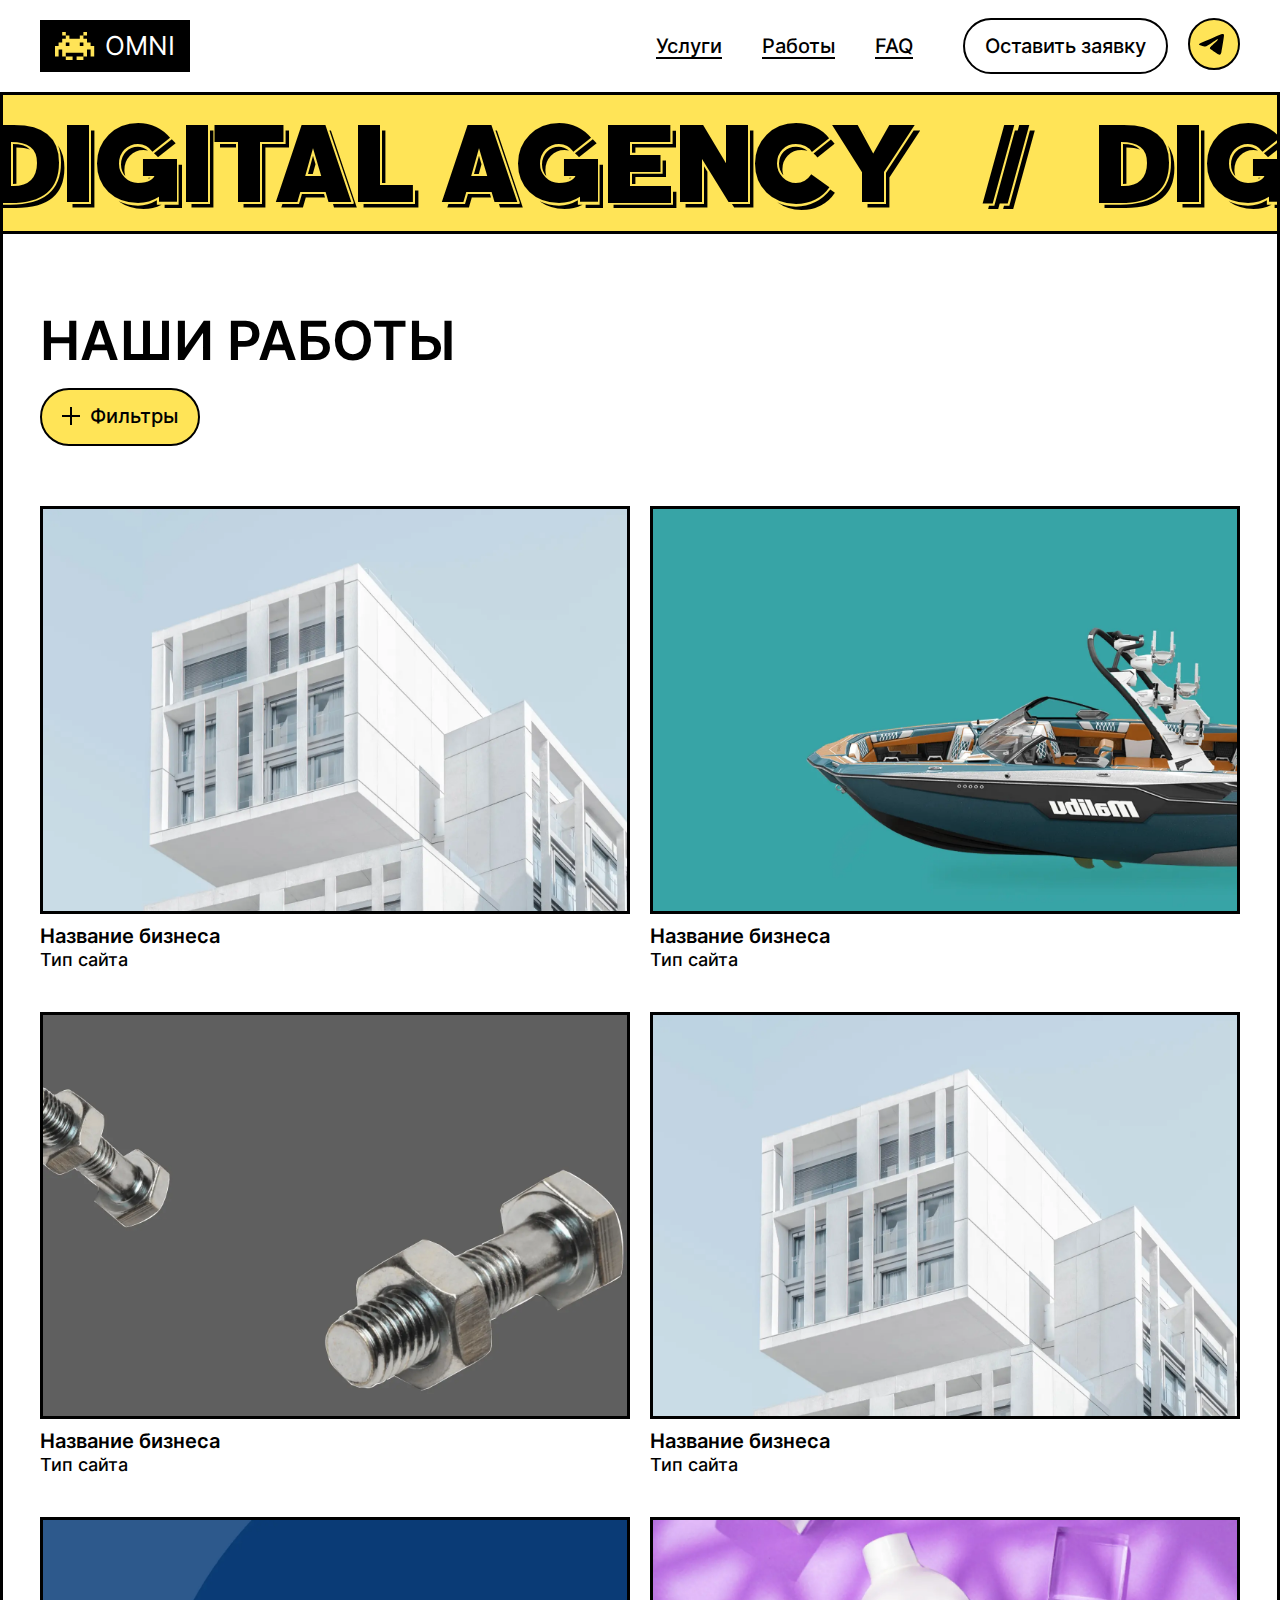
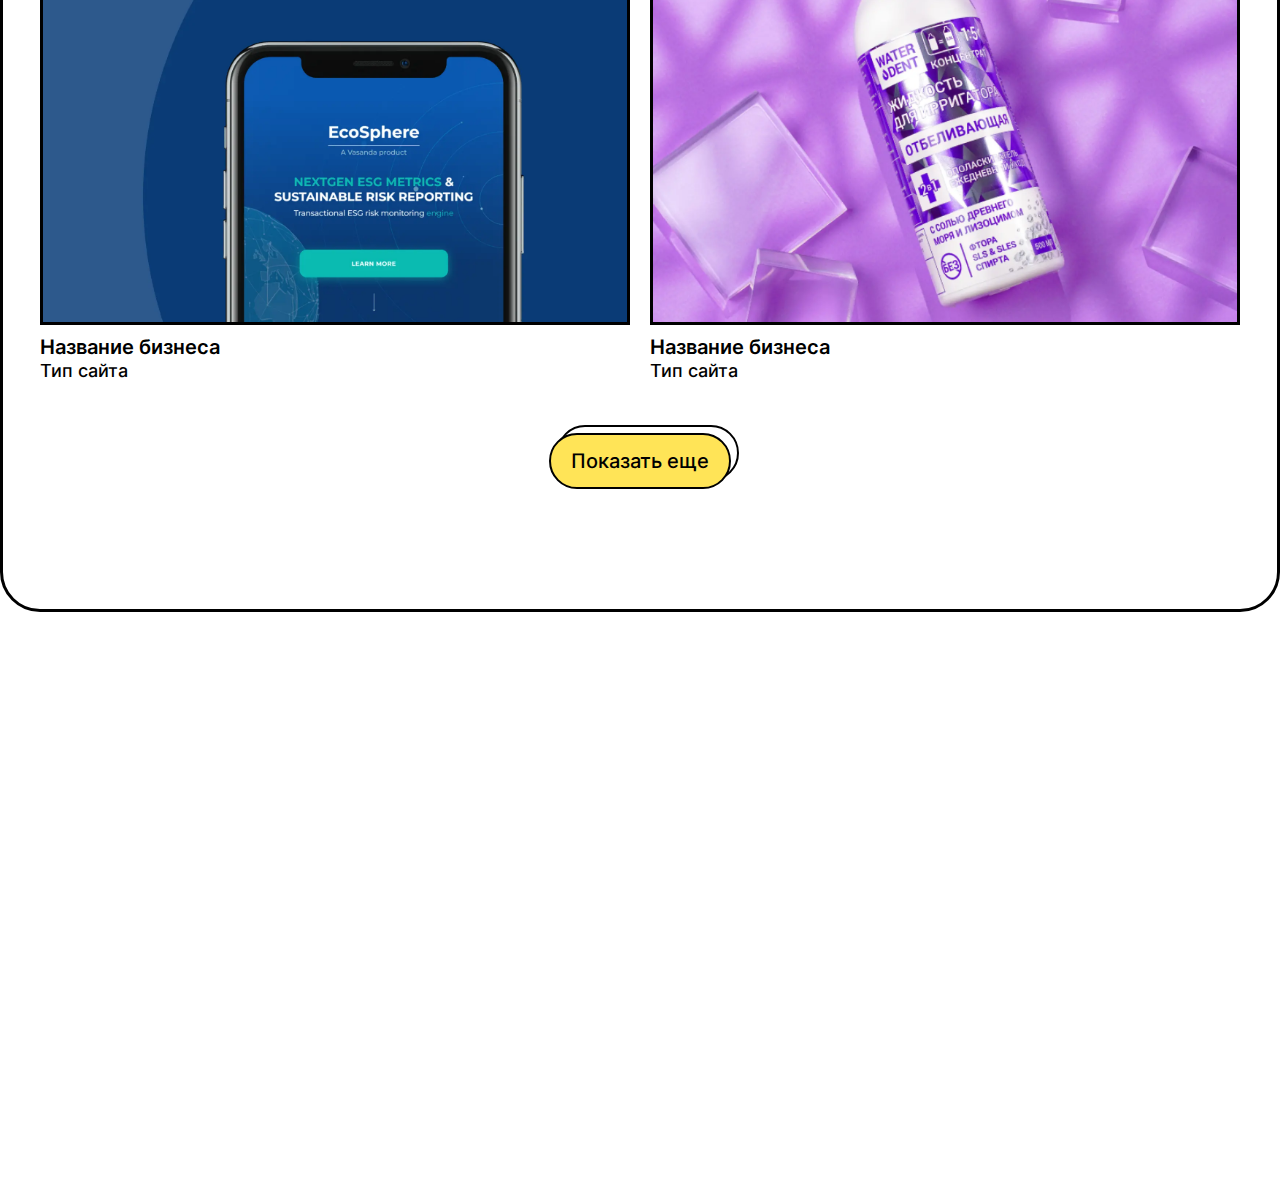
<file: projects.html>
<!DOCTYPE html>
<html lang="ru" class="page">

<head>
  <meta charset="UTF-8">
  <meta name="viewport" content="width=device-width, initial-scale=1.0">
  <link rel="shortcut icon" href="favicon.ico" type="image/x-icon">
  <meta http-equiv="X-UA-Compatible" content="ie=edge">
  <meta name="theme-color" content="#111111">
  <title>OmniAgency</title>
  <link rel="apple-touch-icon" sizes="180x180" href="img/favicon/apple-touch-icon.png">
  <link rel="icon" type="image/png" sizes="32x32" href="img/favicon/favicon-32x32.png">
  <link rel="icon" type="image/png" sizes="16x16" href="img/favicon/favicon-16x16.png">
  <link rel="manifest" href="img/favicon/site.webmanifest">
  <link rel="stylesheet" href="css/vendor.css">
  <link rel="stylesheet" href="css/main.css">
  <script defer src="js/main.js"></script>
</head>

<body class="page__body">
  <header class="header">
  <div class="header__content">
    <div class="container header__container">
      <div class="header__body">
        <a href="#" class="header__logo">
          <svg class="">
            <use xlink:href="img/sprite.svg#logo"></use>
          </svg>
          <span class="header__logo-title">Omni</span>
        </a>
        <div class="header__menu">
          <nav class="header__nav">
            <ul class="header__list list-reset">
              <li class="header__link">
                <a href="#">Услуги</a>
              </li>
              <li class="header__link">
                <a href="#">Работы</a>
              </li>
              <li class="header__link">
                <a href="#">FAQ</a>
              </li>
            </ul>
          </nav>
          <div class="header__btns">
            <button class="header__btn header__btn-app btn-main popup-open" data-popup="#popup-req">Оставить заявку</button>
            <a href="#" class="header__btn header__btn-telegram">
              <svg class="">
                <use xlink:href="img/sprite.svg#telegram"></use>
              </svg>
            </a>
          </div>
        </div>
        <button class="header__burger burger" aria-label="Открыть меню" aria-expanded="false"  data-burger>
          <span class="burger__line"></span>
        </button>
      </div>
    </div>
  </div>

  <div class="header-mobile-menu" data-menu>
    <div class="container header-mobile-menu__container">
      <nav class="header-mobile-menu__nav">
        <ul class="header-mobile-menu__list list-reset">
          <li class="header-mobile-menu__link">
            <a href="#">
              <svg viewBox="0 0 313 62" fill="none" xmlns="http://www.w3.org/2000/svg">
                <path fill-rule="evenodd" clip-rule="evenodd" d="M12.0326 61.2898H19.4473C22.8944 61.2898 26.0127 60.6441 28.6545 59.1789L28.6629 59.1743L28.6713 59.1695C31.1177 57.7922 33.1827 55.9791 34.8395 53.7424L34.8474 53.7317C36.3714 51.6552 37.6821 49.4217 38.7804 47.0357L38.791 47.0127L59.1529 0.735796H37.7974L30.8582 18.3377L21.8033 0.735796H0L2.71955 5.7358H2.04677L21.7206 41.907C21.4635 42.6912 21.2115 43.146 21.0305 43.3831L21.0232 43.3928C20.9865 43.4412 20.881 43.5689 20.4997 43.6819C19.9762 43.8223 19.0687 43.9375 17.6604 43.9375H12.0326V61.2898ZM26.7738 56.78C26.9179 56.7077 27.0598 56.6329 27.1995 56.5554C29.2842 55.3816 31.0274 53.8487 32.4289 51.9567C33.8304 50.0471 35.0392 47.9886 36.0553 45.7813L54.5553 3.7358H39.8394L39.0509 5.7358H51.5553L33.0553 47.7813C32.0392 49.9886 30.8304 52.0471 29.4289 53.9567C28.6495 55.0088 27.7645 55.9499 26.7738 56.78ZM29.968 23.1656L19.9729 3.7358H5.04677L6.13459 5.7358H16.9729L28.2201 27.5994L29.968 23.1656ZM20.7554 46.6987C19.9341 46.8579 18.9024 46.9375 17.6604 46.9375H15.0326V48.935C16.3993 48.9166 17.4928 48.7948 18.3131 48.5696C19.2241 48.3068 19.9249 47.8513 20.4154 47.2031C20.533 47.0491 20.6463 46.8809 20.7554 46.6987Z" fill="black"/>
                <path fill-rule="evenodd" clip-rule="evenodd" d="M109.034 26.9176L108.761 23.6672C108.454 19.9949 107.57 16.6401 106.057 13.6531C104.564 10.7079 102.574 8.19572 100.087 6.1521C97.621 4.10832 94.7768 2.57615 91.5895 1.53978C88.3977 0.501973 84.9532 0 81.2804 0C75.9922 0 71.1173 1.16337 66.72 3.5377C62.2639 5.92602 58.7446 9.4571 56.1712 14.0381C53.5461 18.6934 52.3174 24.2768 52.3174 30.6449C52.3174 30.9866 52.3209 31.3261 52.3279 31.6633C52.3209 31.9876 52.3174 32.3148 52.3174 32.6449C52.3174 38.6013 53.4473 43.638 55.7073 47.755C57.9847 51.8719 61.0768 54.9903 64.9836 57.1101C66.0164 57.668 67.0844 58.1525 68.1876 58.5636C72.1707 60.3952 76.5511 61.2898 81.2804 61.2898C85.524 61.2898 89.381 60.6395 92.7887 59.2563C96.0806 57.9202 98.9219 56.1237 101.252 53.8337C103.513 51.6119 105.299 49.1527 106.569 46.4533L106.572 46.4455C106.97 45.592 107.318 44.7357 107.614 43.8772V60.554H114.188C119.072 60.554 123.326 59.6757 126.725 57.6663C130.233 55.5921 132.695 52.2768 134.243 48.0479C135.755 43.9186 136.622 38.5817 136.945 32.162L136.945 32.1602L137.644 18.0881H143.247V60.554H163.332V8.10677L181.717 41.907C181.46 42.6912 181.208 43.146 181.027 43.3831L181.019 43.3928C180.983 43.4412 180.877 43.5689 180.496 43.6819C179.972 43.8223 179.065 43.9375 177.656 43.9375H172.029V61.2898H179.443C182.89 61.2898 186.009 60.6441 188.651 59.1789L188.659 59.1743L188.667 59.1695C191.114 57.7922 193.179 55.9791 194.836 53.7424L194.843 53.7317C196.368 51.6552 197.678 49.4217 198.777 47.0357L198.787 47.0127L216.281 7.25274V60.554H236.892V18.5085H259.569V60.554H276.34L291.523 38.4763V60.554H312.134V0.735796H295.141L280.179 22.7679V0.735796H197.793L190.854 18.3377L181.799 0.735796H118.445L117.496 26.2237L117.496 26.2258C117.324 30.9444 116.923 34.5191 116.337 37.0338L116.334 37.0473C115.755 39.5884 115.003 41.0182 114.331 41.7393L114.33 41.7404C113.642 42.4802 112.788 42.9461 111.639 43.1299L107.675 43.6961C108.26 41.9531 108.628 40.2009 108.763 38.4432L109.01 35.236L88.374 35.0896L87.9847 37.6585C87.8567 38.5039 87.617 39.2053 87.2943 39.7951L87.2894 39.8039L87.2846 39.8128C86.9764 40.3853 86.5853 40.8595 86.1024 41.2566C85.6341 41.6416 85.0496 41.9686 84.3089 42.214C83.5849 42.4368 82.6914 42.571 81.5958 42.571C79.716 42.571 78.2914 42.1395 77.1807 41.4134C76.0912 40.6843 75.1549 39.5487 74.4488 37.8105C73.7552 36.0421 73.3486 33.6871 73.3486 30.6449C73.3486 27.7932 73.7422 25.5105 74.4314 23.7195C75.1271 21.9569 76.0724 20.7593 77.2009 19.9581C78.3083 19.1836 79.7531 18.7188 81.7009 18.7188C82.5514 18.7188 83.2735 18.8119 83.8863 18.9721C84.3956 19.266 84.857 19.6103 85.2705 20.005C86.0589 20.7232 86.672 21.5817 87.11 22.5803C87.5655 23.5788 87.8458 24.6913 87.9509 25.9176H88.1113L88.197 26.9176H109.034ZM102.536 23.9176H105.772C105.685 22.8815 105.549 21.8815 105.363 20.9176C104.948 18.7686 104.288 16.7992 103.381 15.0092C102.067 12.4164 100.332 10.2353 98.1775 8.46591C96.0226 6.67898 93.5174 5.32126 90.6618 4.39275C87.8063 3.46425 84.6791 3 81.2804 3C76.4452 3 72.0655 4.0599 68.1412 6.17969C66.9518 6.81691 65.8363 7.54668 64.7949 8.369C64.9096 8.30502 65.0251 8.2419 65.1412 8.17969C69.0655 6.0599 73.4452 5 78.2804 5C81.6791 5 84.8062 5.46425 87.6618 6.39275C90.5174 7.32126 93.0226 8.67898 95.1775 10.4659C97.3323 12.2353 99.0667 14.4164 100.381 17.0092C101.427 19.0733 102.145 21.3761 102.536 23.9176ZM94.574 55.0861C96.3057 54.1205 97.8309 52.9898 99.1498 51.6939C101.182 49.6967 102.75 47.5244 103.854 45.1768C104.477 43.8405 104.953 42.5181 105.28 41.2097C105.532 40.2025 105.696 39.2036 105.772 38.2131L90.9509 38.108C90.8424 38.8242 90.67 39.4967 90.4338 40.1256L102.772 40.2131C102.597 42.4905 101.957 44.8118 100.854 47.1768C99.7499 49.5244 98.182 51.6967 96.1498 53.6939C95.6537 54.1813 95.1284 54.6454 94.574 55.0861ZM85.744 44.8845C85.5739 44.951 85.4 45.0134 85.2222 45.0717C84.1535 45.4046 82.9447 45.571 81.5958 45.571C79.2307 45.571 77.2073 45.0192 75.5255 43.9155C73.8437 42.7943 72.556 41.13 71.6625 38.9226C70.7866 36.6977 70.3486 33.9384 70.3486 30.6449C70.3486 27.5265 70.7778 24.8549 71.6363 22.63C72.2859 20.9799 73.1572 19.6141 74.25 18.5325C73.6178 18.794 73.0255 19.1183 72.4729 19.5057C70.7911 20.697 69.5122 22.4051 68.6363 24.63C67.7778 26.8549 67.3486 29.5265 67.3486 32.6449C67.3486 35.9384 67.7866 38.6977 68.6625 40.9226C69.556 43.13 70.8436 44.7943 72.5255 45.9155C74.2073 47.0192 76.2307 47.571 78.5958 47.571C79.9447 47.571 81.1535 47.4046 82.2222 47.0717C83.2909 46.7214 84.2194 46.2221 85.0077 45.5739C85.2696 45.3586 85.515 45.1288 85.744 44.8845ZM306.134 57.554H309.134V3.7358H296.731L295.372 5.7358H306.134V57.554ZM277.179 30.1078V3.7358H262.569V5.7358H274.179V33.9062H274.6L277.179 30.1078ZM273.137 57.554H274.762L291.523 33.1821V31.2784H291.208L273.137 57.554ZM230.892 57.554H233.892V17.5085H230.892V57.554ZM254.122 15.5085H257.122V3.7358H219.281V5.7358H254.122V15.5085ZM186.77 56.78C186.914 56.7077 187.056 56.6328 187.196 56.5554C189.28 55.3816 191.023 53.8487 192.425 51.9567C193.826 50.0471 195.035 47.9886 196.051 45.7813L214.551 3.7358H199.835L199.047 5.7358H211.551L193.051 47.7813C192.035 49.9886 190.826 52.0471 189.425 53.9567C188.646 55.0088 187.761 55.9499 186.77 56.78ZM189.964 23.1656L179.969 3.7358H165.043L166.131 5.7358H176.969L188.216 27.5994L189.964 23.1656ZM180.752 46.6987C179.93 46.8579 178.899 46.9375 177.656 46.9375H175.029V48.935C176.395 48.9166 177.489 48.7948 178.309 48.5696C179.22 48.3068 179.921 47.8513 180.411 47.2031C180.529 47.0491 180.642 46.8809 180.752 46.6987ZM157.332 57.554H160.332V3.7358H121.335L121.261 5.7358H157.332V57.554ZM113.584 45.7214C113.111 45.889 112.611 46.0141 112.085 46.0966L110.614 46.3068V47.7108C111.735 47.3085 112.705 46.6663 113.526 45.7841C113.546 45.7634 113.565 45.7425 113.584 45.7214ZM124.181 55.6297C124.532 55.4591 124.871 55.2771 125.198 55.0838C127.984 53.437 130.06 50.7479 131.426 47.0163C132.793 43.2848 133.634 38.2831 133.949 32.0114L134.69 17.0881H131.79L130.949 34.0114C130.634 40.2831 129.793 45.2848 128.426 49.0163C127.406 51.8015 125.991 54.006 124.181 55.6297Z" fill="black"/>
              </svg>
            </a>
          </li>
          <li class="header-mobile-menu__link">
            <a href="#">
              <svg viewBox="0 0 323 63" fill="none" xmlns="http://www.w3.org/2000/svg">
                <path fill-rule="evenodd" clip-rule="evenodd" d="M176.545 0.00740785C174.313 0.0870259 172.323 0.331166 170.331 0.769545C165.897 1.74567 161.745 3.68817 158.434 6.33526C157.598 7.00363 156.936 7.59926 156.15 8.39201C155.202 9.34727 154.465 10.2007 153.648 11.2916C151.998 13.4933 150.694 15.8653 149.75 18.3841C148.571 21.5282 147.884 24.9723 147.66 28.851C147.65 29.0255 147.641 29.17 147.639 29.1721C147.637 29.1743 147.573 29.0865 147.498 28.9769C147.039 28.3064 146.496 27.6074 145.96 26.9968C145.445 26.4105 144.805 25.7672 144.212 25.2389C142.094 23.3531 139.564 21.8492 136.634 20.7346C136.443 20.6619 136.261 20.5923 136.229 20.58C136.18 20.5607 136.887 20.5573 141.102 20.5566L146.031 20.5558V10.634V0.712227L123.121 0.716309L100.211 0.720376L100.203 24.5422L100.194 48.3641L92.3271 24.591C88.0001 11.5158 84.4502 0.794171 84.4385 0.765089L84.4171 0.712227L71.5306 0.716293L58.6442 0.720376L54.8987 12.0375L51.1532 23.3546L51.1497 23.2117C51.1399 22.8105 51.1083 22.0848 51.0868 21.7675C50.8661 18.5088 50.0907 15.5499 48.7618 12.8949C46.9901 9.35522 44.3268 6.44193 40.9519 4.35211C37.5252 2.23018 33.6331 1.05183 29.1442 0.77732C28.9872 0.767723 28.7047 0.751572 28.5163 0.741456C28.2682 0.728102 24.2942 0.721433 14.0869 0.717204L0 0.711381V31.4937V62.276H11.3511H22.7021L22.7062 54.3507L22.7103 46.4255L25.3524 46.4158C27.0139 46.4097 28.1094 46.3993 28.3043 46.3876C29.2725 46.3298 29.7509 46.2916 30.3918 46.221C35.3506 45.6748 39.7292 43.953 43.2093 41.1807C44.2031 40.389 45.2366 39.3908 46.0023 38.483C46.098 38.3695 46.1895 38.2625 46.2057 38.2451C46.2245 38.2249 46.1768 38.3891 46.0735 38.7005C45.3047 41.0171 38.2773 62.2596 38.2773 62.2667C38.2773 62.2718 43.7614 62.2759 50.4642 62.2759L62.6511 62.2758L64.1993 57.1605L65.7475 52.0452H71.2146H76.6818L76.7149 52.1549C76.7331 52.2153 77.3356 54.2064 78.0538 56.5794C78.772 58.9525 79.3597 60.8976 79.3597 60.9019C79.3597 60.9062 79.5049 60.9097 79.6825 60.9097H80.0053L80.2106 61.5887L80.4158 62.2678H102.879C126.356 62.2678 125.565 62.27 126.705 62.2022C130.338 61.9859 133.62 61.2985 136.564 60.1376C140.91 58.423 144.411 55.8357 146.873 52.5168C148.154 50.7914 149.089 49.0265 149.751 47.085L149.854 46.7848L149.876 46.841C149.967 47.0651 150.246 47.6714 150.433 48.0521C151.312 49.8429 152.515 51.6618 153.844 53.2081C154.624 54.1155 155.564 55.0503 156.444 55.7943C158.532 57.5582 160.871 58.9102 163.59 59.9237C163.768 59.9902 164.024 60.0956 164.158 60.158C167.567 61.7375 171.43 62.6864 175.461 62.9339C176.896 63.0221 178.511 63.022 179.962 62.9337C185.78 62.5797 191.208 60.7566 195.618 57.6756C198.906 55.3789 201.667 52.3276 203.762 48.6737C205.676 45.3375 206.916 41.519 207.482 37.2194C207.647 35.9679 207.747 34.77 207.813 33.267C207.84 32.6401 207.84 30.3459 207.813 29.7293C207.706 27.341 207.492 25.4436 207.108 23.4908C206.942 22.6495 206.682 21.5571 206.476 20.8363L206.395 20.5558H212.452H218.508V41.4159V62.276H229.761H241.015V41.4159V20.5558H247.864H254.714L254.718 41.4118L254.722 62.2678H267.305C280.399 62.2678 280.094 62.2693 281.233 62.202C286.132 61.9128 290.41 60.7598 294.149 58.7212C296.749 57.304 298.93 55.5424 300.686 53.4417L300.926 53.1549L300.934 57.7114L300.942 62.2678L311.971 62.2719L323 62.276V31.4941V0.712227L311.971 0.716293L300.942 0.720376L300.938 14.1108L300.934 27.5013L300.8 27.3426C299.876 26.2452 298.766 25.1809 297.633 24.3047C296.026 23.0612 294.215 22.0078 292.223 21.1563C288.829 19.7061 285.09 18.9038 280.784 18.7016C280.154 18.672 279.195 18.6532 278.301 18.653L277.433 18.6527V9.68249V0.712243H239.922H202.411L202.41 6.44979C202.409 12.0837 202.409 12.1866 202.378 12.1467C202.361 12.1243 202.262 11.9852 202.157 11.8376C200.418 9.38646 198.239 7.19811 195.839 5.49172C192.957 3.4427 189.541 1.88392 185.955 0.980993C183.734 0.421731 181.51 0.110659 179.032 0.0129861C178.678 -0.000969426 176.892 -0.00496995 176.545 0.00740785ZM178.365 4.07889C179.311 4.1002 179.961 4.13756 180.785 4.21804C184.474 4.578 187.836 5.58524 190.977 7.27088C193.59 8.67342 195.832 10.5026 197.722 12.7729C199.469 14.8703 200.901 17.3255 201.845 19.8401C202.87 22.5693 203.467 25.5319 203.674 28.9161C203.73 29.8317 203.74 30.2138 203.74 31.5022C203.74 32.7891 203.731 33.1422 203.674 34.0721C203.37 39.0654 202.182 43.3046 200.092 46.8566C197.962 50.4743 195.222 53.2544 191.77 55.3013C191.477 55.4744 190.969 55.7589 190.832 55.8255L190.742 55.8692L190.8 55.8155C190.832 55.7859 190.967 55.6666 191.101 55.5503C192.98 53.92 194.656 51.874 196.013 49.5563C196.304 49.0587 196.498 48.6991 196.774 48.1449C198.414 44.8471 199.349 41.0237 199.597 36.6014C199.681 35.1106 199.681 33.3308 199.597 31.8357C199.333 27.1178 198.276 23.0465 196.429 19.6368C194.921 16.854 192.988 14.462 190.709 12.5615C189.583 11.6218 188.325 10.7712 186.983 10.0416C183.561 8.18195 179.776 7.11417 175.681 6.85323C174.885 6.80253 174.38 6.79129 173.308 6.80038C172.28 6.80912 172.069 6.8164 171.326 6.86907C167.602 7.13292 164.182 8.04725 161.023 9.62353C160.805 9.73207 160.627 9.81806 160.627 9.81461C160.627 9.81117 160.783 9.68413 160.974 9.53231C161.887 8.80528 162.806 8.17834 163.775 7.62111C167.69 5.37061 172.101 4.18543 176.953 4.08011C177.253 4.07359 177.543 4.06725 177.597 4.06603C177.651 4.06482 177.996 4.0706 178.365 4.07889ZM27.9455 4.81128C30.3227 4.87855 32.3644 5.19499 34.3494 5.80383C37.02 6.62296 39.4565 8.00108 41.4086 9.79661C42.0122 10.3518 42.6223 11.0041 43.1266 11.6336C45.4311 14.5099 46.7313 17.9837 47.0019 21.9871C47.0539 22.7566 47.0691 24.0438 47.0349 24.7684C46.9003 27.6136 46.3102 30.0568 45.2181 32.2911C44.5734 33.61 43.7146 34.8993 42.7369 36.0158C42.4523 36.3409 41.6578 37.1395 41.3433 37.4167C40.2108 38.4149 38.9993 39.2379 37.6412 39.9317L37.2906 40.1108L37.4781 39.9358C38.8626 38.6441 39.994 37.1643 40.9042 35.4547C41.6406 34.0714 42.2229 32.415 42.5566 30.754C43.1245 27.9273 43.1071 24.5908 42.5099 21.7696C41.956 19.1532 40.9124 16.8309 39.3714 14.7857C38.8809 14.1347 38.4753 13.6648 37.9024 13.0839C36.733 11.8979 35.4353 10.9175 33.9227 10.077C31.9005 8.95321 29.624 8.19364 27.1382 7.81323C26.2956 7.6843 25.5401 7.60998 24.3657 7.54051C24.1331 7.52675 21.3633 7.52013 14.0624 7.51589L4.07725 7.51008V6.16329C4.07725 5.42254 4.08215 4.81161 4.08813 4.80565C4.10617 4.78765 27.3042 4.79313 27.9455 4.81128ZM90.0772 30.811C94.8117 45.1154 98.7872 57.1283 98.9118 57.5062L99.1382 58.1935L96.6433 58.1894L94.1485 58.1853L85.7679 32.8637C81.1585 18.9368 77.3829 7.53513 77.3776 7.52661C77.3716 7.5168 74.3036 7.51109 69.0369 7.51109H60.7058L60.84 7.10039C60.9139 6.8745 61.1155 6.26334 61.288 5.74223L61.6018 4.79477L71.5354 4.79885L81.4691 4.80294L90.0772 30.811ZM141.937 10.634V16.4732H139.891H137.844V11.9921V7.51109H121.07H104.296V6.15295V4.7948H123.117H141.937V10.634ZM253.03 10.6381L253.034 16.4732H250.988H248.941L248.937 11.9962L248.933 7.51922L227.719 7.51516L206.505 7.51107V6.15293V4.79479L229.765 4.79887L253.026 4.80294L253.03 10.6381ZM273.339 13.7639V22.7329L276.695 22.7403C278.761 22.7449 280.182 22.7545 280.393 22.7653C282.714 22.884 284.353 23.0891 286.15 23.4855C289.71 24.271 292.882 25.7247 295.343 27.6988C297.344 29.3041 298.957 31.36 299.934 33.5516C300.34 34.462 300.692 35.5431 300.892 36.4918L300.934 36.6913V40.2682V43.845L300.86 44.1756C300.425 46.1267 299.646 47.9105 298.511 49.5566C296.977 51.7829 294.998 53.5587 292.445 55.0004C292.163 55.1599 291.618 55.4467 291.611 55.4397C291.609 55.4373 291.671 55.3807 291.749 55.3139C291.985 55.112 292.904 54.1862 293.162 53.8913C295.641 51.0538 296.935 47.8854 297.15 44.1239C297.195 43.3213 297.186 42.2467 297.125 41.47C296.92 38.8204 296.16 36.4694 294.839 34.4009C293.886 32.908 292.661 31.5475 291.249 30.4149C289.766 29.2244 288.026 28.2262 286.043 27.4266C283.316 26.3276 280.245 25.6922 276.772 25.5089C275.874 25.4615 275.114 25.452 272.193 25.4518L269.262 25.4516L269.258 16.4854L269.254 7.51922L264.031 7.51512L258.808 7.51104V6.16376C258.808 5.42277 258.813 4.81161 258.819 4.80565C258.825 4.79968 262.094 4.7948 266.084 4.7948H273.339V13.7639ZM319.559 31.4941V58.1934H317.52H315.482L315.477 32.8563L315.473 7.51922L310.25 7.51512L305.027 7.51104V6.15291V4.7948H312.293H319.559V31.4941ZM18.6086 25.0863V31.0808L21.5646 31.0747C24.1534 31.0693 24.5561 31.0652 24.806 31.0417C25.3928 30.9865 25.8656 30.9149 26.3284 30.8113C26.4346 30.7874 26.5244 30.7708 26.5278 30.7742C26.5312 30.7776 26.4712 30.8639 26.3944 30.966C25.2858 32.4392 23.597 33.3657 21.461 33.6727C20.6441 33.7901 20.4563 33.7956 17.2998 33.7956L14.5313 33.7956V26.4438V19.0919H16.57H18.6086V25.0863ZM118.827 20.9693V22.7329L122.183 22.7403C124.27 22.7449 125.665 22.7544 125.873 22.7653C126.873 22.818 127.436 22.8585 128.075 22.9235C130.951 23.2161 133.554 23.8508 135.882 24.8272C138.08 25.7488 139.898 26.8687 141.489 28.2793C141.806 28.5603 142.583 29.3417 142.858 29.6561C145.04 32.1492 146.255 34.8834 146.633 38.1547C146.769 39.3336 146.784 40.7208 146.675 41.9526C146.451 44.4618 145.689 46.8064 144.436 48.8409C142.862 51.3952 140.661 53.4627 137.842 55.0345C137.566 55.1883 137.074 55.447 137.069 55.4412C137.066 55.4386 137.124 55.384 137.197 55.32C137.81 54.783 138.555 53.9986 139.124 53.2894C140.891 51.0911 141.98 48.6616 142.427 45.9213C142.523 45.3316 142.572 44.9023 142.626 44.1972C142.654 43.8177 142.654 42.1517 142.625 41.7574C142.457 39.4489 141.953 37.5336 141.032 35.6986C139.907 33.4563 138.165 31.4428 135.983 29.8636C133.681 28.1971 130.74 26.9205 127.585 26.2182C125.746 25.8087 124.105 25.6013 121.755 25.4816C121.546 25.471 120.117 25.4613 118.081 25.4566L114.75 25.4491V22.3274V19.2058H116.789H118.827V20.9693ZM236.921 38.6996V58.1934H234.882H232.844V38.6996V19.2058H234.882H236.921V38.6996ZM169.781 20.1044C168.245 21.9475 167.254 24.5321 166.85 27.7531C166.696 28.9835 166.638 30.0089 166.638 31.5022C166.639 32.6925 166.66 33.2533 166.744 34.2348C166.92 36.293 167.33 38.19 167.926 39.6999C168.713 41.6969 169.887 43.3098 171.356 44.4142C172.659 45.3939 174.321 46.0166 176.178 46.2211C176.684 46.2768 176.879 46.2883 177.483 46.2981C178.868 46.3207 180.111 46.1639 181.226 45.826C181.329 45.7948 181.415 45.771 181.417 45.7732C181.419 45.7754 181.338 45.8682 181.236 45.9794C180.222 47.0909 178.928 47.9404 177.512 48.4239C176.33 48.8278 175.08 49.0194 173.626 49.0194C171.708 49.0194 170.086 48.678 168.643 47.971C167.733 47.5245 167.043 47.0285 166.303 46.2885C165.484 45.4695 164.866 44.5943 164.297 43.449C163.82 42.4877 163.489 41.5588 163.197 40.3632C162.803 38.752 162.6 37.0363 162.552 34.9245C162.499 32.5841 162.688 30.3649 163.1 28.4932C163.399 27.1355 163.794 25.9979 164.346 24.9067C164.771 24.0648 165.186 23.4282 165.738 22.7678C165.985 22.4716 166.587 21.8696 166.866 21.6384C167.707 20.9411 168.587 20.437 169.638 20.0498C169.755 20.0069 169.86 19.9714 169.871 19.971C169.883 19.9706 169.842 20.0306 169.781 20.1044ZM24.3738 20.475C24.4994 20.4842 24.6902 20.5023 24.7979 20.5153C25.0225 20.5424 25.0223 20.5422 25.3847 20.831C26.524 21.7389 27.3472 23.1292 27.6446 24.6477L27.6798 24.8278L27.6143 25.0234C27.4661 25.4653 27.2079 25.8673 26.8988 26.1373C26.4723 26.5098 25.8825 26.7612 25.1322 26.8903C24.6525 26.9728 24.4785 26.9841 23.5624 26.9923L22.7021 27.0001V23.7291V20.4582L23.4238 20.4582C23.8207 20.4583 24.2482 20.4658 24.3738 20.475ZM178.29 20.7838C178.613 20.8034 178.942 20.8392 179.189 20.8815L179.372 20.9126L179.569 21.0457C180.12 21.4172 180.481 21.7151 180.958 22.1897C181.45 22.6801 181.793 23.0956 182.166 23.6543C182.668 24.405 183.051 25.1588 183.428 26.1347C184.133 27.9611 184.532 30.0195 184.666 32.5138C184.679 32.7503 184.677 32.9056 184.658 33.2132C184.519 35.4715 184.11 37.3215 183.423 38.7983C183.191 39.2976 182.848 39.8571 182.537 40.2448C182.358 40.468 181.955 40.8711 181.74 41.0419C180.928 41.6877 179.963 42.048 178.69 42.1812C178.351 42.2166 177.462 42.2303 177.083 42.2059C176.022 42.1376 175.164 41.9205 174.413 41.53C173.597 41.1058 172.898 40.403 172.323 39.4288C172.17 39.1704 171.877 38.5686 171.753 38.2604C171.328 37.2015 171.008 35.7762 170.855 34.2592C170.772 33.4367 170.741 32.8454 170.728 31.8519C170.692 28.9306 171.042 26.527 171.77 24.7115C171.897 24.3926 172.203 23.7762 172.368 23.5021C173.374 21.8401 174.77 20.996 176.823 20.8082C176.97 20.7947 177.139 20.7813 177.197 20.7785C177.459 20.766 178.045 20.7688 178.29 20.7838ZM68.3656 24.5721C68.8761 26.2604 69.0707 26.9256 69.064 26.9592C69.0589 26.9848 68.3711 29.2636 67.5357 32.0231C66.7002 34.7827 66.0126 37.0607 66.0076 37.0853L65.9985 37.13H69.0817H72.1649L72.2139 37.2886C72.3241 37.6452 72.9828 39.8284 72.9828 39.837C72.9828 39.8421 70.4904 39.8463 67.444 39.8463H61.9052L61.9146 39.8097C61.9197 39.7895 63.1186 35.8261 64.5787 31.0021L67.2334 22.2311L67.4457 22.2313L67.6579 22.2315L68.3656 24.5721ZM118.827 41.6686V46.8254L121.971 46.8194C125.31 46.813 125.221 46.8149 125.883 46.7352C126.183 46.699 126.641 46.6211 126.921 46.5586C127.053 46.529 127.161 46.5074 127.161 46.5105C127.161 46.5176 127.108 46.6017 127.096 46.6126C127.092 46.6171 127.068 46.6506 127.043 46.6871C127.018 46.7237 126.983 46.7694 126.965 46.7888C126.947 46.8082 126.936 46.824 126.941 46.824C126.947 46.824 126.934 46.8414 126.913 46.8626C126.893 46.8839 126.861 46.9222 126.843 46.9479C126.825 46.9735 126.781 47.0275 126.744 47.0678C126.708 47.1082 126.653 47.1696 126.622 47.2043C126.502 47.3398 126.077 47.7447 125.999 47.7977C125.979 47.8113 125.959 47.8269 125.955 47.8324C125.95 47.8379 125.917 47.8639 125.881 47.8903C125.845 47.9166 125.806 47.9474 125.794 47.9585C125.782 47.9697 125.768 47.9789 125.762 47.9789C125.756 47.9789 125.73 47.9964 125.705 48.0177C125.68 48.0391 125.635 48.0739 125.604 48.095C125.572 48.1161 125.547 48.1389 125.547 48.1456C125.547 48.1523 125.533 48.1578 125.516 48.1578C125.498 48.1578 125.482 48.1635 125.479 48.1704C125.471 48.1883 125.21 48.353 125.189 48.353C125.179 48.353 125.172 48.3585 125.172 48.3653C125.172 48.372 125.151 48.3866 125.127 48.3976C125.102 48.4087 125.056 48.4338 125.025 48.4534C124.941 48.5056 124.489 48.7274 124.291 48.8132C123.37 49.2123 122.263 49.4496 120.974 49.5236C120.794 49.5339 119.55 49.5403 117.717 49.5403H114.75V43.0261V36.5119H116.789H118.827V41.6686ZM273.339 41.6687V46.8254L276.491 46.8194C279.265 46.814 279.677 46.8101 279.928 46.7864C280.528 46.7299 281.021 46.6565 281.465 46.5574C281.597 46.5279 281.706 46.5072 281.706 46.5115C281.706 46.5158 281.653 46.5933 281.588 46.6839C281.233 47.1799 280.726 47.6788 280.205 48.0462C278.923 48.9502 277.457 49.4106 275.5 49.5239C275.336 49.5334 274.004 49.5401 272.242 49.5402L269.262 49.5403V43.0261V36.5119H271.3H273.339V41.6687ZM125.025 37.8944C125.146 37.9033 125.348 37.9226 125.473 37.9372L125.701 37.9638L125.832 38.0631C126.582 38.6321 127.226 39.3932 127.617 40.1704C127.782 40.4976 128.009 41.0979 128.013 41.2147C128.014 41.2399 127.971 41.3304 127.91 41.4343C127.779 41.6561 127.541 41.9023 127.308 42.0564C127.116 42.1835 126.751 42.3627 126.529 42.4392C126.316 42.5123 125.957 42.5998 125.694 42.6427C125.206 42.722 125.069 42.7295 123.969 42.7371L122.921 42.7443V40.3112V37.8782L123.863 37.8782C124.381 37.8782 124.904 37.8855 125.025 37.8944ZM279.553 37.8944C279.997 37.9271 280.225 37.9596 280.287 37.9992C280.475 38.1204 280.937 38.5332 281.212 38.8267C281.814 39.4681 282.26 40.2331 282.497 41.0329L282.557 41.2355L282.514 41.3226C282.324 41.7104 281.97 42.0287 281.453 42.2784C281.107 42.4456 280.735 42.5572 280.262 42.6355C279.736 42.7226 279.617 42.7294 278.489 42.7371L277.433 42.7443V40.3112V37.8782L278.383 37.8782C278.905 37.8782 279.432 37.8855 279.553 37.8944ZM18.6086 51.6304V58.1934H16.57H14.5313V51.6304V45.0674H16.57H18.6086V51.6304ZM61.8764 50.7073C61.8764 50.714 61.3679 52.3993 60.7464 54.4524L59.6165 58.1853L57.9803 58.1894C56.6355 58.1928 56.3456 58.1898 56.3523 58.1722C56.3607 58.1503 58.5741 50.8431 58.6011 50.748L58.6161 50.6951H60.2463C61.1428 50.6951 61.8764 50.7006 61.8764 50.7073Z" fill="black"/>
              </svg>
            </a>
          </li>
          <li class="header-mobile-menu__link">
            <a href="#">
              <svg viewBox="0 0 155 65" fill="none" xmlns="http://www.w3.org/2000/svg">
                <path fill-rule="evenodd" clip-rule="evenodd" d="M0 60.554H20.6108V39.5313H40.4969L33.5578 60.554H55.7023L58.8121 50.2528H71.6323L74.4402 59.554H74.9102L75.2121 60.554H97.3567L77.612 0.735796H53.3024L41.5284 36.4062V21.7585H20.6108V18.5085H43.8409V0.735796H0V60.554ZM14.6108 57.554H17.6108V38.5313H14.6108V57.554ZM35.5284 36.5313H38.5284V24.7585H17.6108V17.5085H14.6108V26.7585H35.5284V36.5313ZM37.8409 15.5085H40.8409V3.7358H3V5.7358H37.8409V15.5085ZM89.5471 57.554H93.2072L75.443 3.7358H55.4714L54.8113 5.7358H72.443L89.5471 57.554ZM51.078 57.554H53.4743L55.9803 49.2528H53.584L51.078 57.554ZM59.8842 36.321L63.6553 23.8292L62.6674 20.5568H62.247L56.8842 38.321H68.0302L67.4264 36.321H59.8842ZM65.2222 29.0194L66.5208 33.321H63.9236L65.2222 29.0194Z" fill="black"/>
                <path fill-rule="evenodd" clip-rule="evenodd" d="M132.937 63.5483L133.796 64.5483H154.476L143.942 51.8088C145.121 50.4398 146.177 48.9322 147.111 47.2899L147.114 47.2852C149.758 42.6126 150.998 37.0187 150.998 30.6449C150.998 24.2717 149.758 18.6839 147.111 14.0261C144.517 9.44467 140.969 5.9173 136.481 3.53275C132.051 1.16183 127.144 0 121.824 0C116.473 0 111.547 1.16045 107.114 3.53365C102.64 5.92004 99.1019 9.44944 96.509 14.0309L96.5069 14.0346C93.8805 18.6905 92.6511 24.2751 92.6511 30.6449C92.6511 36.9837 93.882 42.5559 96.5042 47.2242L96.5079 47.2308L96.5117 47.2374C99.1038 51.798 102.637 55.3287 107.098 57.7473L107.105 57.7511L107.112 57.7549C107.635 58.0353 108.166 58.2988 108.703 58.5454M113.953 34.5824C113.777 33.4172 113.682 32.1081 113.682 30.6449C113.682 27.6655 114.073 25.3387 114.745 23.5726C115.429 21.8033 116.346 20.655 117.408 19.9207L117.413 19.9169C118.484 19.1728 119.898 18.7188 121.824 18.7188C122.728 18.7188 123.516 18.8187 124.205 19.0006C124.451 19.1401 124.69 19.2909 124.921 19.4531C126.585 20.5919 127.838 22.2737 128.679 24.4986C129.445 26.4685 129.869 28.8431 129.952 31.6223C129.915 32.7899 129.813 33.8502 129.653 34.8096L129.473 34.5824H113.953ZM114.436 18.512C113.818 18.7652 113.24 19.0789 112.702 19.4531C111.055 20.5919 109.802 22.2737 108.944 24.4986C108.103 26.706 107.682 29.4214 107.682 32.6449C107.682 35.8684 108.103 38.5926 108.944 40.8175C109.802 43.0249 111.055 44.7067 112.702 45.8629C114.366 47.0017 116.407 47.571 118.824 47.571C119.118 47.571 119.405 47.5627 119.687 47.5459L117.676 44.883C116.968 44.6189 116.31 44.2789 115.702 43.8629C114.055 42.7067 112.802 41.0249 111.944 38.8175C111.515 37.6839 111.196 36.4208 110.986 35.0281C110.964 34.881 110.943 34.7324 110.923 34.5824C110.763 33.3651 110.682 32.0526 110.682 30.6449C110.682 27.4214 111.103 24.706 111.944 22.4986C112.567 20.8836 113.398 19.5547 114.436 18.512ZM118.184 39.5824H125.026L127.669 42.9026C128.054 42.2693 128.39 41.5743 128.679 40.8175C128.889 40.2737 129.073 39.7001 129.231 39.0966L128.026 37.5824H116.674L118.184 39.5824ZM143.449 61.5483L136.929 53.6638C138.699 52.01 140.224 50.0579 141.503 47.8075C143.833 43.6906 144.998 38.6364 144.998 32.6449C144.998 26.6534 143.833 21.608 141.503 17.5085C139.173 13.3916 136.028 10.282 132.069 8.17969C128.109 6.0599 123.695 5 118.824 5C113.919 5 109.487 6.0599 105.528 8.17969C105.394 8.25075 105.262 8.32294 105.131 8.3963C106.187 7.56282 107.32 6.82395 108.528 6.17969C112.487 4.0599 116.919 3 121.824 3C126.695 3 131.109 4.0599 135.069 6.17969C139.028 8.28196 142.173 11.3916 144.503 15.5085C146.833 19.608 147.998 24.6534 147.998 30.6449C147.998 36.6364 146.833 41.6906 144.503 45.8075C143.753 47.1273 142.918 48.3446 141.999 49.4592C141.351 50.2451 140.661 50.9799 139.929 51.6638L148.103 61.5483H143.449Z" fill="black"/>
              </svg>
            </a>
          </li>
        </ul>
      </nav>
      <button class="header-mobile-menu__btn popup-open" data-popup="#popup-req">Оставить заявку</button>
      <div class="header-mobile-menu__footer">
        <a href="tel:+79063684140" class="header-mobile-menu__tel">+7 906 368-41-40</a>
        <a href="#">telegram</a>
      </div>
    </div>
  </div>
</header>

  <div class="page__inner">
    <main class="main">

      <div class="wrap-white wrap-white-page">
        <div class="marquee" id="marquee">
  <h1>DIGITAL AGENCY // </h1>
  <h1>DIGITAL AGENCY // </h1>
  <h1>DIGITAL AGENCY // </h1>
  <h1>DIGITAL AGENCY // </h1>
  <h1>DIGITAL AGENCY // </h1>
  <h1>DIGITAL AGENCY // </h1>
  <h1>DIGITAL AGENCY // </h1>
  <h1>DIGITAL AGENCY // </h1>
  <h1>DIGITAL AGENCY // </h1>
  <h1>DIGITAL AGENCY // </h1>
  <h1>DIGITAL AGENCY // </h1>
  <h1>DIGITAL AGENCY // </h1>
  <h1>DIGITAL AGENCY // </h1>
  <h1>DIGITAL AGENCY // </h1>
  <h1>DIGITAL AGENCY // </h1>
  <h1>DIGITAL AGENCY // </h1>
  <h1>DIGITAL AGENCY // </h1>
</div>

        <section class="proj">
          <div class="container">
            <div class="services__content">
              <h2 class="proj__title title-h1">Наши работы</h2>
              <div class="proj-filter">
                <div class="proj-filter__btns">
                  <button class="proj-filter__open btn-reset">
                    <span>Фильтры</span>
                  </button>
                  <button class="proj-filter__clear btn-reset">Сбросить фильтры</button>
                </div>
                <div class="proj-filter__lists">
                  <div class="proj-filter__list" id="filter-area">
                    <span class="proj-filter__title">Сфера бизнеса:</span>
                    <ul class="list-reset">
                      <li class="proj-filter__arg" data-filter="banks">Банки</li>
                      <li class="proj-filter__arg" data-filter="medicine">Медицина</li>
                      <li class="proj-filter__arg" data-filter="restaurants">Рестораны</li>
                      <li class="proj-filter__arg" data-filter="education">Образовательные учреждения</li>
                    </ul>
                  </div>
                  <div class="proj-filter__list" id="filter-type">
                    <span class="proj-filter__title">Тип сайта:</span>
                    <ul class="list-reset">
                      <li class="proj-filter__arg" data-filter="e-shops">Интернет-магазины</li>
                      <li class="proj-filter__arg" data-filter="corporate">Корпоративные сайты</li>
                      <li class="proj-filter__arg" data-filter="no-code">Сайты No-code</li>
                    </ul>
                  </div>
                </div>
              </div>
              <div class="proj__cards">
                <div class="works__cards project-cards">
                  <a href="#" class="works-card filterCard medicine e-shops" data-area="none" data-type="none">
                    <div class="works-card__img">
                      <picture>
                        <source srcset="img/pages/main-page/works_1.webp" type="image/webp">
                        <img loading="lazy" src="img/pages/main-page/works_1.jpg" class="image" width="" height="" alt="">
                      </picture>
                    </div>
                    <h4 class="works-card__title">Название бизнеса</h4>
                    <span class="works-card__subtitle">Тип сайта</span>
                  </a>
                  <a href="#" class="works-card filterCard banks corporate" data-area="none" data-type="none">
                    <div class="works-card__img">
                      <picture>
                        <source srcset="img/pages/main-page/works_2.webp" type="image/webp">
                        <img loading="lazy" src="img/pages/main-page/works_2.jpg" class="image" width="" height="" alt="">
                      </picture>
                    </div>
                    <h4 class="works-card__title">Название бизнеса</h4>
                    <span class="works-card__subtitle">Тип сайта</span>
                  </a>
                  <a href="#" class="works-card filterCard restaurants e-shops" data-area="none" data-type="none">
                    <div class="works-card__img">
                      <picture>
                        <source srcset="img/pages/main-page/works_3.webp" type="image/webp">
                        <img loading="lazy" src="img/pages/main-page/works_3.jpg" class="image" width="" height="" alt="">
                      </picture>
                    </div>
                    <h4 class="works-card__title">Название бизнеса</h4>
                    <span class="works-card__subtitle">Тип сайта</span>
                  </a>
                  <a href="#" class="works-card filterCard banks corporate" data-area="none" data-type="none">
                    <div class="works-card__img">
                      <picture>
                        <source srcset="img/pages/main-page/works_1.webp" type="image/webp">
                        <img loading="lazy" src="img/pages/main-page/works_1.jpg" class="image" width="" height="" alt="">
                      </picture>
                    </div>
                    <h4 class="works-card__title">Название бизнеса</h4>
                    <span class="works-card__subtitle">Тип сайта</span>
                  </a>
                  <a href="#" class="works-card filterCard restaurants corporate" data-area="none" data-type="none">
                    <div class="works-card__img">
                      <picture>
                        <source srcset="img/pages/main-page/works_4.webp" type="image/webp">
                        <img loading="lazy" src="img/pages/main-page/works_4.jpg" class="image" width="" height="" alt="">
                      </picture>
                    </div>
                    <h4 class="works-card__title">Название бизнеса</h4>
                    <span class="works-card__subtitle">Тип сайта</span>
                  </a>
                  <a href="#" class="works-card filterCard banks e-shops" data-area="none" data-type="none">
                    <div class="works-card__img">
                      <picture>
                        <source srcset="img/pages/main-page/works_5.webp" type="image/webp">
                        <img loading="lazy" src="img/pages/main-page/works_5.jpg" class="image" width="" height="" alt="">
                      </picture>
                    </div>
                    <h4 class="works-card__title">Название бизнеса</h4>
                    <span class="works-card__subtitle">Тип сайта</span>
                  </a>
                  <a href="#" class="works-card filterCard education corporate" data-area="none" data-type="none">
                    <div class="works-card__img">
                      <picture>
                        <source srcset="img/pages/main-page/works_1.webp" type="image/webp">
                        <img loading="lazy" src="img/pages/main-page/works_1.jpg" class="image" width="" height="" alt="">
                      </picture>
                    </div>
                    <h4 class="works-card__title">Название бизнеса</h4>
                    <span class="works-card__subtitle">Тип сайта</span>
                  </a>
                  <a href="#" class="works-card filterCard restaurants e-shops" data-area="none" data-type="none">
                    <div class="works-card__img">
                      <picture>
                        <source srcset="img/pages/main-page/works_2.webp" type="image/webp">
                        <img loading="lazy" src="img/pages/main-page/works_2.jpg" class="image" width="" height="" alt="">
                      </picture>
                    </div>
                    <h4 class="works-card__title">Название бизнеса</h4>
                    <span class="works-card__subtitle">Тип сайта</span>
                  </a>
                  <a href="#" class="works-card filterCard education no-code" data-area="none" data-type="none">
                    <div class="works-card__img">
                      <picture>
                        <source srcset="img/pages/main-page/works_3.webp" type="image/webp">
                        <img loading="lazy" src="img/pages/main-page/works_3.jpg" class="image" width="" height="" alt="">
                      </picture>
                    </div>
                    <h4 class="works-card__title">Название бизнеса</h4>
                    <span class="works-card__subtitle">Тип сайта</span>
                  </a>
                  <a href="#" class="works-card filterCard medicine no-code" data-area="none" data-type="none">
                    <div class="works-card__img">
                      <picture>
                        <source srcset="img/pages/main-page/works_1.webp" type="image/webp">
                        <img loading="lazy" src="img/pages/main-page/works_1.jpg" class="image" width="" height="" alt="">
                      </picture>
                    </div>
                    <h4 class="works-card__title">Название бизнеса</h4>
                    <span class="works-card__subtitle">Тип сайта</span>
                  </a>
                  <a href="#" class="works-card filterCard education no-code" data-area="none" data-type="none">
                    <div class="works-card__img">
                      <picture>
                        <source srcset="img/pages/main-page/works_4.webp" type="image/webp">
                        <img loading="lazy" src="img/pages/main-page/works_4.jpg" class="image" width="" height="" alt="">
                      </picture>
                    </div>
                    <h4 class="works-card__title">Название бизнеса</h4>
                    <span class="works-card__subtitle">Тип сайта</span>
                  </a>
                  <a href="#" class="works-card filterCard education no-code" data-area="none" data-type="none">
                    <div class="works-card__img">
                      <picture>
                        <source srcset="img/pages/main-page/works_5.webp" type="image/webp">
                        <img loading="lazy" src="img/pages/main-page/works_5.jpg" class="image" width="" height="" alt="">
                      </picture>
                    </div>
                    <h4 class="works-card__title">Название бизнеса</h4>
                    <span class="works-card__subtitle">Тип сайта</span>
                  </a>
                </div>
                <div class="works__btn btn-main show-more">
                  <button class="btn-reset btn-main-body">Показать еще</button>
                  <div></div>
                </div>
              </div>
            </div>
          </div>
        </section>
      </div>
    </main>
  </div>

  <footer class="footer">
  <div class="container">
    <div class="footer__content">
      <div class="footer__row">
        <div class="footer__left">
          <img class="footer__arrow" src="img/svg/arrow_footer.svg" alt="">
        </div>
        <button class="footer__btn">Оставить заявку</button>
      </div>
      <div class="footer__row">
        <div class="footer__left">
          <a href="#" class="header__logo footer__logo">
            <svg class="">
              <use xlink:href="img/sprite.svg#logo"></use>
            </svg>
            <span class="header__logo-title">Omni</span>
          </a>
        </div>
        <div class="footer__contacts">
          <a href="" class="footer__contacts-email">info@omniagency.ru</a>
          <div class="footer__contacts-social">
            <a href="tel:+79063684140">+7 906 368-41-40</a>
            <a href="#">telegram</a>
          </div>
        </div>
      </div>
      <div class="footer__row">
        <div class=""></div>
        <div class="footer__nav">
          <ul class="list-reset">
            <li>
              <a href="#">Главная</a>
            </li>
            <li>
              <a href="#">Услуги</a>
            </li>
            <li>
              <a href="#">Наши работы</a>
            </li>
            <li>
              <a href="#">Контакты</a>
            </li>
          </ul>
        </div>
      </div>
      <div class="footer__row">
        <span class="footer__rights">ИП Андреев Александр Владимирович <br>ИНН: 526097610780, ОГРНИП: 316527500080665</span>
        <span class="footer__rights">Данный сайт носит информационно-справочный характер и ни при каких условиях не является публичной офертой. <br>Политика конфиденциальности и условия обработки персональных данных.</span>
      </div>
    </div>
  </div>
</footer>

  <div class="popup popup-clients" id="popup-clients">
  <div class="popup-body poup-clients__body">
    <button class="popup-close btn-reset close-btn">
      <img src="img/icons/close-btn.svg" alt="">
    </button>
    <div class="container">
      <h2 class="popup-title title-h2">Все наши клиенты</h2>
      <div class="clients__cards popup-clients__cards">
        <a href="#" class="clients__card">
          <img src="img/pages/main-page/client_1.svg" alt="">
        </a>
        <a href="#" class="clients__card">
          <img src="img/pages/main-page/client_2.svg" alt="">
        </a>
        <a href="#" class="clients__card">
          <img src="img/pages/main-page/client_3.svg" alt="">
        </a>
        <a href="#" class="clients__card">
          <img src="img/pages/main-page/client_4.svg" alt="">
        </a>
        <a href="#" class="clients__card">
          <img src="img/pages/main-page/client_5.svg" alt="">
        </a>
        <a href="#" class="clients__card">
          <img src="img/pages/main-page/client_6.svg" alt="">
        </a>
        <a href="#" class="clients__card">
          <img src="img/pages/main-page/client_7.svg" alt="">
        </a>
        <a href="#" class="clients__card">
          <img src="img/pages/main-page/client_8.svg" alt="">
        </a>
        <a href="#" class="clients__card">
          <img src="img/pages/main-page/client_9.svg" alt="">
        </a>
        <a href="#" class="clients__card">
          <img src="img/pages/main-page/client_10.svg" alt="">
        </a>
        <a href="#" class="clients__card">
          <img src="img/pages/main-page/client_11.svg" alt="">
        </a>
        <a href="#" class="clients__card">
          <img src="img/pages/main-page/client_12.svg" alt="">
        </a>
        <a href="#" class="clients__card">
          <img src="img/pages/main-page/client_5.svg" alt="">
        </a>
        <a href="#" class="clients__card">
          <img src="img/pages/main-page/client_7.svg" alt="">
        </a>
        <a href="#" class="clients__card">
          <img src="img/pages/main-page/client_2.svg" alt="">
        </a>
        <a href="#" class="clients__card">
          <img src="img/pages/main-page/client_1.svg" alt="">
        </a>
        <a href="#" class="clients__card">
          <img src="img/pages/main-page/client_9.svg" alt="">
        </a>
        <a href="#" class="clients__card">
          <img src="img/pages/main-page/client_2.svg" alt="">
        </a>
      </div>
    </div>
  </div>
</div>

  <div class="popup popup-req" id="popup-req">
  <div class="popup-body poup-clients__body">
    <button class="popup-close btn-reset close-btn">
      <img src="img/icons/close-btn.svg" alt="">
    </button>
    <div class="container">
      <h2 class="popup-title popup-req__title">Оставьте заявку и мы свяжемся с вами</h2>
      <form action="" class="popup-req__form">
        <div class="popup-req__select">
          <select name="" id="" class="default" required>
              <option value="">Услуга</option>
              <option data-bue="123" value="sites">Сайты</option>
              <option value="TM">Техническая поддержка по модели T&M</option>
              <option value="SEO">SEO продвижение</option>
              <option value="CRM">Внедрение и инеграция CRM</option>
              <option value="Design">Графический дизайн и дизайн презентаций</option>
              <option value="SEOL">SEO продвижение</option>
              <option value="CRM">Внедрение и инеграция CRM</option>
              <option value="Design">Графический дизайн и дизайн презентаций</option>
              <option value="SEOL">SEO продвижение</option>
              <option value="CRM">Внедрение и инеграция CRM</option>
              <option value="Design">Графический дизайн и дизайн презентаций</option>
              <option value="SEOL">SEO продвижение</option>
          </select>
        </div>
        <input type="text" placeholder="Имя" required class="popup-req__input">
        <input type="tel" placeholder="Телефон" required class="popup-req__input">
        <input type="text" placeholder="Комментарий" required class="popup-req__input">
        <div class="popup-req__file input__wrapper">
          <input required name="file" type="file" id="input__file" class="input input__file" multiple>
          <label for="input__file" class="input__file-button">
             <span class="input__file-button-text">Прикрепить файл</span>
          </label>
       </div>
        <div class="popup-req__checkbox checkbox">
          <input required type="checkbox" id="result" class="checkbox-input">
          <label for="result" class="checkbox-label">Я согласен с политикой конфеденциальности</label>
        </div>
        <div class="popup-req__btnwrap">
          <div class="intro__btn btn-main popup-req__btn">
            <button class="btn-reset btn-main-body">Оставить заявку</button>
            <div></div>
          </div>
        </div>
      </form>
    </div>
  </div>
</div>

</body>

</html>
</file>
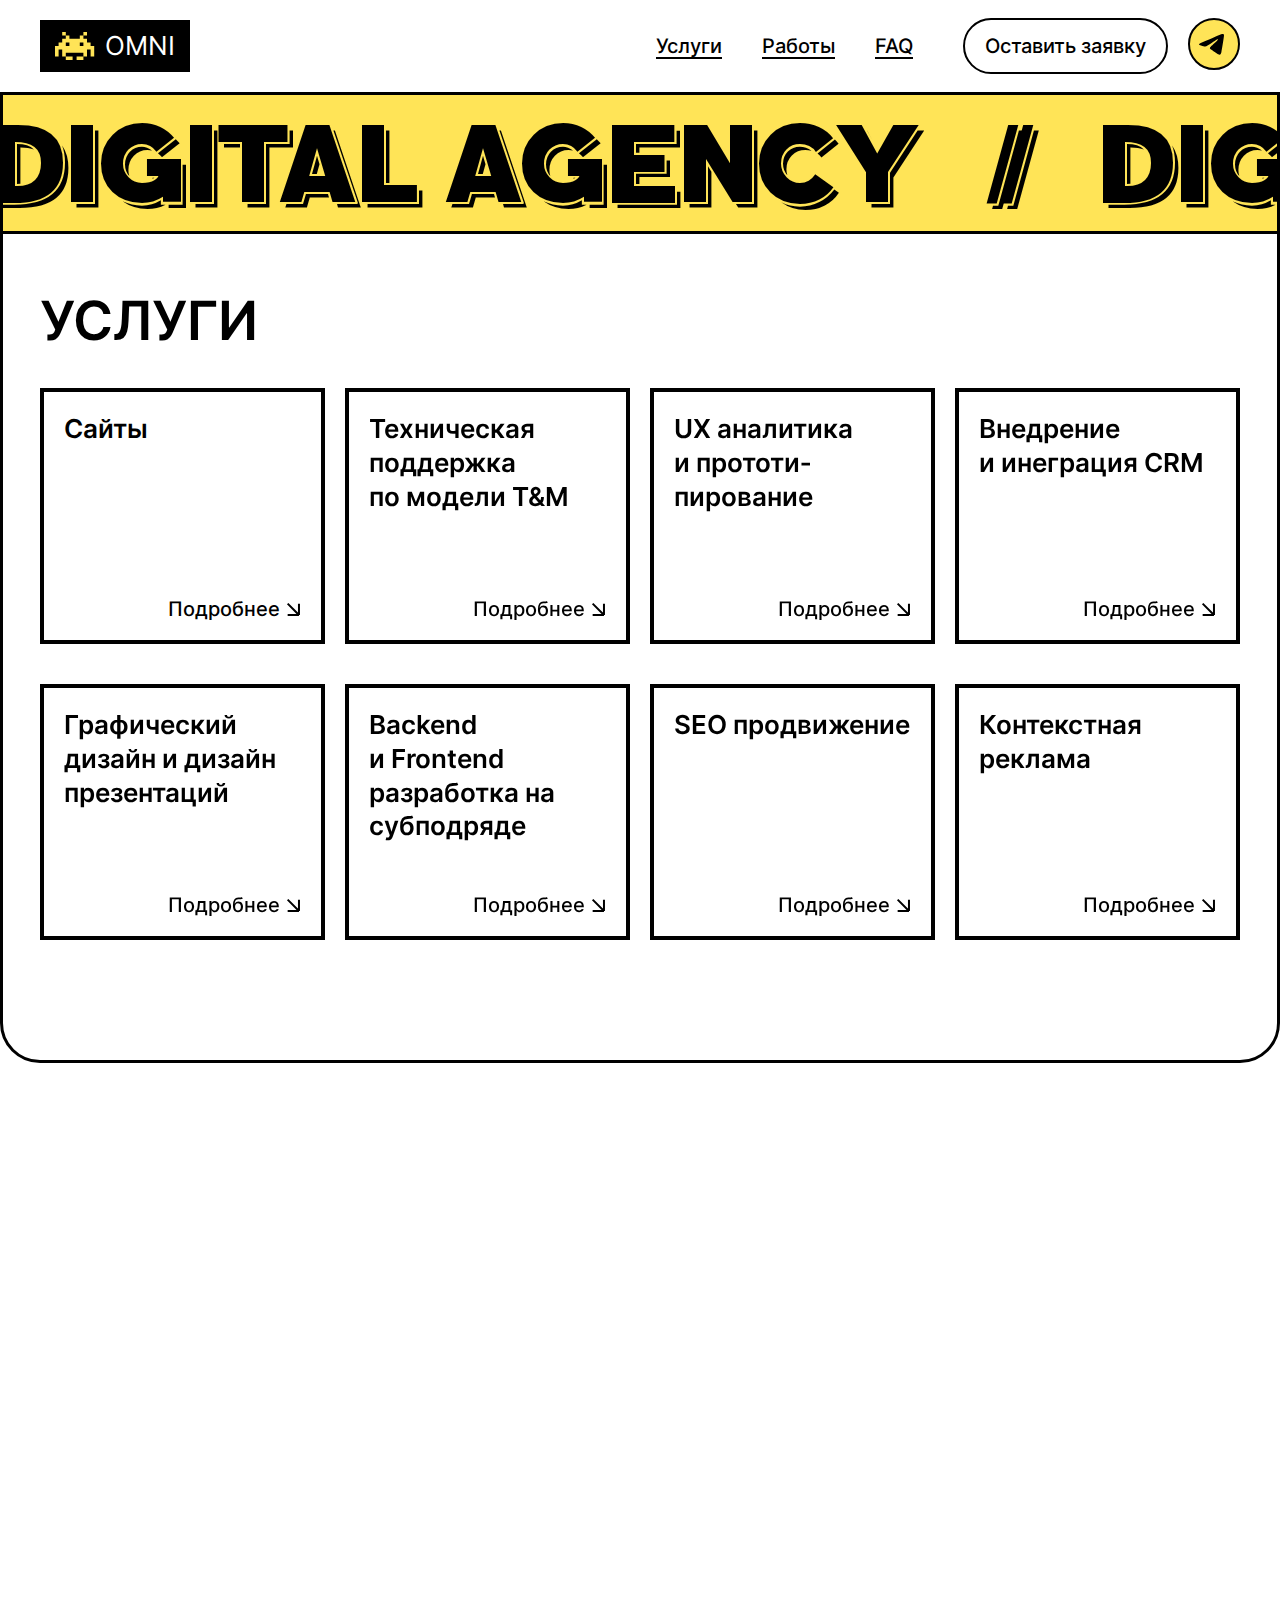
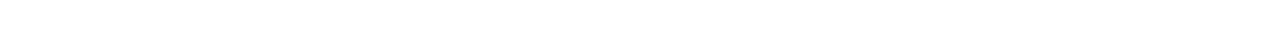
<file: services.html>
<!DOCTYPE html>
<html lang="ru" class="page">

<head>
  <meta charset="UTF-8">
  <meta name="viewport" content="width=device-width, initial-scale=1.0">
  <link rel="shortcut icon" href="favicon.ico" type="image/x-icon">
  <meta http-equiv="X-UA-Compatible" content="ie=edge">
  <meta name="theme-color" content="#111111">
  <title>OmniAgency</title>
  <link rel="apple-touch-icon" sizes="180x180" href="img/favicon/apple-touch-icon.png">
  <link rel="icon" type="image/png" sizes="32x32" href="img/favicon/favicon-32x32.png">
  <link rel="icon" type="image/png" sizes="16x16" href="img/favicon/favicon-16x16.png">
  <link rel="manifest" href="img/favicon/site.webmanifest">
  <link rel="stylesheet" href="css/vendor.css">
  <link rel="stylesheet" href="css/main.css">
  <script defer src="js/main.js"></script>
</head>

<body class="page__body">
  <header class="header">
  <div class="header__content">
    <div class="container header__container">
      <div class="header__body">
        <a href="#" class="header__logo">
          <svg class="">
            <use xlink:href="img/sprite.svg#logo"></use>
          </svg>
          <span class="header__logo-title">Omni</span>
        </a>
        <div class="header__menu">
          <nav class="header__nav">
            <ul class="header__list list-reset">
              <li class="header__link">
                <a href="#">Услуги</a>
              </li>
              <li class="header__link">
                <a href="#">Работы</a>
              </li>
              <li class="header__link">
                <a href="#">FAQ</a>
              </li>
            </ul>
          </nav>
          <div class="header__btns">
            <button class="header__btn header__btn-app btn-main popup-open" data-popup="#popup-req">Оставить заявку</button>
            <a href="#" class="header__btn header__btn-telegram">
              <svg class="">
                <use xlink:href="img/sprite.svg#telegram"></use>
              </svg>
            </a>
          </div>
        </div>
        <button class="header__burger burger" aria-label="Открыть меню" aria-expanded="false"  data-burger>
          <span class="burger__line"></span>
        </button>
      </div>
    </div>
  </div>

  <div class="header-mobile-menu" data-menu>
    <div class="container header-mobile-menu__container">
      <nav class="header-mobile-menu__nav">
        <ul class="header-mobile-menu__list list-reset">
          <li class="header-mobile-menu__link">
            <a href="#">
              <svg viewBox="0 0 313 62" fill="none" xmlns="http://www.w3.org/2000/svg">
                <path fill-rule="evenodd" clip-rule="evenodd" d="M12.0326 61.2898H19.4473C22.8944 61.2898 26.0127 60.6441 28.6545 59.1789L28.6629 59.1743L28.6713 59.1695C31.1177 57.7922 33.1827 55.9791 34.8395 53.7424L34.8474 53.7317C36.3714 51.6552 37.6821 49.4217 38.7804 47.0357L38.791 47.0127L59.1529 0.735796H37.7974L30.8582 18.3377L21.8033 0.735796H0L2.71955 5.7358H2.04677L21.7206 41.907C21.4635 42.6912 21.2115 43.146 21.0305 43.3831L21.0232 43.3928C20.9865 43.4412 20.881 43.5689 20.4997 43.6819C19.9762 43.8223 19.0687 43.9375 17.6604 43.9375H12.0326V61.2898ZM26.7738 56.78C26.9179 56.7077 27.0598 56.6329 27.1995 56.5554C29.2842 55.3816 31.0274 53.8487 32.4289 51.9567C33.8304 50.0471 35.0392 47.9886 36.0553 45.7813L54.5553 3.7358H39.8394L39.0509 5.7358H51.5553L33.0553 47.7813C32.0392 49.9886 30.8304 52.0471 29.4289 53.9567C28.6495 55.0088 27.7645 55.9499 26.7738 56.78ZM29.968 23.1656L19.9729 3.7358H5.04677L6.13459 5.7358H16.9729L28.2201 27.5994L29.968 23.1656ZM20.7554 46.6987C19.9341 46.8579 18.9024 46.9375 17.6604 46.9375H15.0326V48.935C16.3993 48.9166 17.4928 48.7948 18.3131 48.5696C19.2241 48.3068 19.9249 47.8513 20.4154 47.2031C20.533 47.0491 20.6463 46.8809 20.7554 46.6987Z" fill="black"/>
                <path fill-rule="evenodd" clip-rule="evenodd" d="M109.034 26.9176L108.761 23.6672C108.454 19.9949 107.57 16.6401 106.057 13.6531C104.564 10.7079 102.574 8.19572 100.087 6.1521C97.621 4.10832 94.7768 2.57615 91.5895 1.53978C88.3977 0.501973 84.9532 0 81.2804 0C75.9922 0 71.1173 1.16337 66.72 3.5377C62.2639 5.92602 58.7446 9.4571 56.1712 14.0381C53.5461 18.6934 52.3174 24.2768 52.3174 30.6449C52.3174 30.9866 52.3209 31.3261 52.3279 31.6633C52.3209 31.9876 52.3174 32.3148 52.3174 32.6449C52.3174 38.6013 53.4473 43.638 55.7073 47.755C57.9847 51.8719 61.0768 54.9903 64.9836 57.1101C66.0164 57.668 67.0844 58.1525 68.1876 58.5636C72.1707 60.3952 76.5511 61.2898 81.2804 61.2898C85.524 61.2898 89.381 60.6395 92.7887 59.2563C96.0806 57.9202 98.9219 56.1237 101.252 53.8337C103.513 51.6119 105.299 49.1527 106.569 46.4533L106.572 46.4455C106.97 45.592 107.318 44.7357 107.614 43.8772V60.554H114.188C119.072 60.554 123.326 59.6757 126.725 57.6663C130.233 55.5921 132.695 52.2768 134.243 48.0479C135.755 43.9186 136.622 38.5817 136.945 32.162L136.945 32.1602L137.644 18.0881H143.247V60.554H163.332V8.10677L181.717 41.907C181.46 42.6912 181.208 43.146 181.027 43.3831L181.019 43.3928C180.983 43.4412 180.877 43.5689 180.496 43.6819C179.972 43.8223 179.065 43.9375 177.656 43.9375H172.029V61.2898H179.443C182.89 61.2898 186.009 60.6441 188.651 59.1789L188.659 59.1743L188.667 59.1695C191.114 57.7922 193.179 55.9791 194.836 53.7424L194.843 53.7317C196.368 51.6552 197.678 49.4217 198.777 47.0357L198.787 47.0127L216.281 7.25274V60.554H236.892V18.5085H259.569V60.554H276.34L291.523 38.4763V60.554H312.134V0.735796H295.141L280.179 22.7679V0.735796H197.793L190.854 18.3377L181.799 0.735796H118.445L117.496 26.2237L117.496 26.2258C117.324 30.9444 116.923 34.5191 116.337 37.0338L116.334 37.0473C115.755 39.5884 115.003 41.0182 114.331 41.7393L114.33 41.7404C113.642 42.4802 112.788 42.9461 111.639 43.1299L107.675 43.6961C108.26 41.9531 108.628 40.2009 108.763 38.4432L109.01 35.236L88.374 35.0896L87.9847 37.6585C87.8567 38.5039 87.617 39.2053 87.2943 39.7951L87.2894 39.8039L87.2846 39.8128C86.9764 40.3853 86.5853 40.8595 86.1024 41.2566C85.6341 41.6416 85.0496 41.9686 84.3089 42.214C83.5849 42.4368 82.6914 42.571 81.5958 42.571C79.716 42.571 78.2914 42.1395 77.1807 41.4134C76.0912 40.6843 75.1549 39.5487 74.4488 37.8105C73.7552 36.0421 73.3486 33.6871 73.3486 30.6449C73.3486 27.7932 73.7422 25.5105 74.4314 23.7195C75.1271 21.9569 76.0724 20.7593 77.2009 19.9581C78.3083 19.1836 79.7531 18.7188 81.7009 18.7188C82.5514 18.7188 83.2735 18.8119 83.8863 18.9721C84.3956 19.266 84.857 19.6103 85.2705 20.005C86.0589 20.7232 86.672 21.5817 87.11 22.5803C87.5655 23.5788 87.8458 24.6913 87.9509 25.9176H88.1113L88.197 26.9176H109.034ZM102.536 23.9176H105.772C105.685 22.8815 105.549 21.8815 105.363 20.9176C104.948 18.7686 104.288 16.7992 103.381 15.0092C102.067 12.4164 100.332 10.2353 98.1775 8.46591C96.0226 6.67898 93.5174 5.32126 90.6618 4.39275C87.8063 3.46425 84.6791 3 81.2804 3C76.4452 3 72.0655 4.0599 68.1412 6.17969C66.9518 6.81691 65.8363 7.54668 64.7949 8.369C64.9096 8.30502 65.0251 8.2419 65.1412 8.17969C69.0655 6.0599 73.4452 5 78.2804 5C81.6791 5 84.8062 5.46425 87.6618 6.39275C90.5174 7.32126 93.0226 8.67898 95.1775 10.4659C97.3323 12.2353 99.0667 14.4164 100.381 17.0092C101.427 19.0733 102.145 21.3761 102.536 23.9176ZM94.574 55.0861C96.3057 54.1205 97.8309 52.9898 99.1498 51.6939C101.182 49.6967 102.75 47.5244 103.854 45.1768C104.477 43.8405 104.953 42.5181 105.28 41.2097C105.532 40.2025 105.696 39.2036 105.772 38.2131L90.9509 38.108C90.8424 38.8242 90.67 39.4967 90.4338 40.1256L102.772 40.2131C102.597 42.4905 101.957 44.8118 100.854 47.1768C99.7499 49.5244 98.182 51.6967 96.1498 53.6939C95.6537 54.1813 95.1284 54.6454 94.574 55.0861ZM85.744 44.8845C85.5739 44.951 85.4 45.0134 85.2222 45.0717C84.1535 45.4046 82.9447 45.571 81.5958 45.571C79.2307 45.571 77.2073 45.0192 75.5255 43.9155C73.8437 42.7943 72.556 41.13 71.6625 38.9226C70.7866 36.6977 70.3486 33.9384 70.3486 30.6449C70.3486 27.5265 70.7778 24.8549 71.6363 22.63C72.2859 20.9799 73.1572 19.6141 74.25 18.5325C73.6178 18.794 73.0255 19.1183 72.4729 19.5057C70.7911 20.697 69.5122 22.4051 68.6363 24.63C67.7778 26.8549 67.3486 29.5265 67.3486 32.6449C67.3486 35.9384 67.7866 38.6977 68.6625 40.9226C69.556 43.13 70.8436 44.7943 72.5255 45.9155C74.2073 47.0192 76.2307 47.571 78.5958 47.571C79.9447 47.571 81.1535 47.4046 82.2222 47.0717C83.2909 46.7214 84.2194 46.2221 85.0077 45.5739C85.2696 45.3586 85.515 45.1288 85.744 44.8845ZM306.134 57.554H309.134V3.7358H296.731L295.372 5.7358H306.134V57.554ZM277.179 30.1078V3.7358H262.569V5.7358H274.179V33.9062H274.6L277.179 30.1078ZM273.137 57.554H274.762L291.523 33.1821V31.2784H291.208L273.137 57.554ZM230.892 57.554H233.892V17.5085H230.892V57.554ZM254.122 15.5085H257.122V3.7358H219.281V5.7358H254.122V15.5085ZM186.77 56.78C186.914 56.7077 187.056 56.6328 187.196 56.5554C189.28 55.3816 191.023 53.8487 192.425 51.9567C193.826 50.0471 195.035 47.9886 196.051 45.7813L214.551 3.7358H199.835L199.047 5.7358H211.551L193.051 47.7813C192.035 49.9886 190.826 52.0471 189.425 53.9567C188.646 55.0088 187.761 55.9499 186.77 56.78ZM189.964 23.1656L179.969 3.7358H165.043L166.131 5.7358H176.969L188.216 27.5994L189.964 23.1656ZM180.752 46.6987C179.93 46.8579 178.899 46.9375 177.656 46.9375H175.029V48.935C176.395 48.9166 177.489 48.7948 178.309 48.5696C179.22 48.3068 179.921 47.8513 180.411 47.2031C180.529 47.0491 180.642 46.8809 180.752 46.6987ZM157.332 57.554H160.332V3.7358H121.335L121.261 5.7358H157.332V57.554ZM113.584 45.7214C113.111 45.889 112.611 46.0141 112.085 46.0966L110.614 46.3068V47.7108C111.735 47.3085 112.705 46.6663 113.526 45.7841C113.546 45.7634 113.565 45.7425 113.584 45.7214ZM124.181 55.6297C124.532 55.4591 124.871 55.2771 125.198 55.0838C127.984 53.437 130.06 50.7479 131.426 47.0163C132.793 43.2848 133.634 38.2831 133.949 32.0114L134.69 17.0881H131.79L130.949 34.0114C130.634 40.2831 129.793 45.2848 128.426 49.0163C127.406 51.8015 125.991 54.006 124.181 55.6297Z" fill="black"/>
              </svg>
            </a>
          </li>
          <li class="header-mobile-menu__link">
            <a href="#">
              <svg viewBox="0 0 323 63" fill="none" xmlns="http://www.w3.org/2000/svg">
                <path fill-rule="evenodd" clip-rule="evenodd" d="M176.545 0.00740785C174.313 0.0870259 172.323 0.331166 170.331 0.769545C165.897 1.74567 161.745 3.68817 158.434 6.33526C157.598 7.00363 156.936 7.59926 156.15 8.39201C155.202 9.34727 154.465 10.2007 153.648 11.2916C151.998 13.4933 150.694 15.8653 149.75 18.3841C148.571 21.5282 147.884 24.9723 147.66 28.851C147.65 29.0255 147.641 29.17 147.639 29.1721C147.637 29.1743 147.573 29.0865 147.498 28.9769C147.039 28.3064 146.496 27.6074 145.96 26.9968C145.445 26.4105 144.805 25.7672 144.212 25.2389C142.094 23.3531 139.564 21.8492 136.634 20.7346C136.443 20.6619 136.261 20.5923 136.229 20.58C136.18 20.5607 136.887 20.5573 141.102 20.5566L146.031 20.5558V10.634V0.712227L123.121 0.716309L100.211 0.720376L100.203 24.5422L100.194 48.3641L92.3271 24.591C88.0001 11.5158 84.4502 0.794171 84.4385 0.765089L84.4171 0.712227L71.5306 0.716293L58.6442 0.720376L54.8987 12.0375L51.1532 23.3546L51.1497 23.2117C51.1399 22.8105 51.1083 22.0848 51.0868 21.7675C50.8661 18.5088 50.0907 15.5499 48.7618 12.8949C46.9901 9.35522 44.3268 6.44193 40.9519 4.35211C37.5252 2.23018 33.6331 1.05183 29.1442 0.77732C28.9872 0.767723 28.7047 0.751572 28.5163 0.741456C28.2682 0.728102 24.2942 0.721433 14.0869 0.717204L0 0.711381V31.4937V62.276H11.3511H22.7021L22.7062 54.3507L22.7103 46.4255L25.3524 46.4158C27.0139 46.4097 28.1094 46.3993 28.3043 46.3876C29.2725 46.3298 29.7509 46.2916 30.3918 46.221C35.3506 45.6748 39.7292 43.953 43.2093 41.1807C44.2031 40.389 45.2366 39.3908 46.0023 38.483C46.098 38.3695 46.1895 38.2625 46.2057 38.2451C46.2245 38.2249 46.1768 38.3891 46.0735 38.7005C45.3047 41.0171 38.2773 62.2596 38.2773 62.2667C38.2773 62.2718 43.7614 62.2759 50.4642 62.2759L62.6511 62.2758L64.1993 57.1605L65.7475 52.0452H71.2146H76.6818L76.7149 52.1549C76.7331 52.2153 77.3356 54.2064 78.0538 56.5794C78.772 58.9525 79.3597 60.8976 79.3597 60.9019C79.3597 60.9062 79.5049 60.9097 79.6825 60.9097H80.0053L80.2106 61.5887L80.4158 62.2678H102.879C126.356 62.2678 125.565 62.27 126.705 62.2022C130.338 61.9859 133.62 61.2985 136.564 60.1376C140.91 58.423 144.411 55.8357 146.873 52.5168C148.154 50.7914 149.089 49.0265 149.751 47.085L149.854 46.7848L149.876 46.841C149.967 47.0651 150.246 47.6714 150.433 48.0521C151.312 49.8429 152.515 51.6618 153.844 53.2081C154.624 54.1155 155.564 55.0503 156.444 55.7943C158.532 57.5582 160.871 58.9102 163.59 59.9237C163.768 59.9902 164.024 60.0956 164.158 60.158C167.567 61.7375 171.43 62.6864 175.461 62.9339C176.896 63.0221 178.511 63.022 179.962 62.9337C185.78 62.5797 191.208 60.7566 195.618 57.6756C198.906 55.3789 201.667 52.3276 203.762 48.6737C205.676 45.3375 206.916 41.519 207.482 37.2194C207.647 35.9679 207.747 34.77 207.813 33.267C207.84 32.6401 207.84 30.3459 207.813 29.7293C207.706 27.341 207.492 25.4436 207.108 23.4908C206.942 22.6495 206.682 21.5571 206.476 20.8363L206.395 20.5558H212.452H218.508V41.4159V62.276H229.761H241.015V41.4159V20.5558H247.864H254.714L254.718 41.4118L254.722 62.2678H267.305C280.399 62.2678 280.094 62.2693 281.233 62.202C286.132 61.9128 290.41 60.7598 294.149 58.7212C296.749 57.304 298.93 55.5424 300.686 53.4417L300.926 53.1549L300.934 57.7114L300.942 62.2678L311.971 62.2719L323 62.276V31.4941V0.712227L311.971 0.716293L300.942 0.720376L300.938 14.1108L300.934 27.5013L300.8 27.3426C299.876 26.2452 298.766 25.1809 297.633 24.3047C296.026 23.0612 294.215 22.0078 292.223 21.1563C288.829 19.7061 285.09 18.9038 280.784 18.7016C280.154 18.672 279.195 18.6532 278.301 18.653L277.433 18.6527V9.68249V0.712243H239.922H202.411L202.41 6.44979C202.409 12.0837 202.409 12.1866 202.378 12.1467C202.361 12.1243 202.262 11.9852 202.157 11.8376C200.418 9.38646 198.239 7.19811 195.839 5.49172C192.957 3.4427 189.541 1.88392 185.955 0.980993C183.734 0.421731 181.51 0.110659 179.032 0.0129861C178.678 -0.000969426 176.892 -0.00496995 176.545 0.00740785ZM178.365 4.07889C179.311 4.1002 179.961 4.13756 180.785 4.21804C184.474 4.578 187.836 5.58524 190.977 7.27088C193.59 8.67342 195.832 10.5026 197.722 12.7729C199.469 14.8703 200.901 17.3255 201.845 19.8401C202.87 22.5693 203.467 25.5319 203.674 28.9161C203.73 29.8317 203.74 30.2138 203.74 31.5022C203.74 32.7891 203.731 33.1422 203.674 34.0721C203.37 39.0654 202.182 43.3046 200.092 46.8566C197.962 50.4743 195.222 53.2544 191.77 55.3013C191.477 55.4744 190.969 55.7589 190.832 55.8255L190.742 55.8692L190.8 55.8155C190.832 55.7859 190.967 55.6666 191.101 55.5503C192.98 53.92 194.656 51.874 196.013 49.5563C196.304 49.0587 196.498 48.6991 196.774 48.1449C198.414 44.8471 199.349 41.0237 199.597 36.6014C199.681 35.1106 199.681 33.3308 199.597 31.8357C199.333 27.1178 198.276 23.0465 196.429 19.6368C194.921 16.854 192.988 14.462 190.709 12.5615C189.583 11.6218 188.325 10.7712 186.983 10.0416C183.561 8.18195 179.776 7.11417 175.681 6.85323C174.885 6.80253 174.38 6.79129 173.308 6.80038C172.28 6.80912 172.069 6.8164 171.326 6.86907C167.602 7.13292 164.182 8.04725 161.023 9.62353C160.805 9.73207 160.627 9.81806 160.627 9.81461C160.627 9.81117 160.783 9.68413 160.974 9.53231C161.887 8.80528 162.806 8.17834 163.775 7.62111C167.69 5.37061 172.101 4.18543 176.953 4.08011C177.253 4.07359 177.543 4.06725 177.597 4.06603C177.651 4.06482 177.996 4.0706 178.365 4.07889ZM27.9455 4.81128C30.3227 4.87855 32.3644 5.19499 34.3494 5.80383C37.02 6.62296 39.4565 8.00108 41.4086 9.79661C42.0122 10.3518 42.6223 11.0041 43.1266 11.6336C45.4311 14.5099 46.7313 17.9837 47.0019 21.9871C47.0539 22.7566 47.0691 24.0438 47.0349 24.7684C46.9003 27.6136 46.3102 30.0568 45.2181 32.2911C44.5734 33.61 43.7146 34.8993 42.7369 36.0158C42.4523 36.3409 41.6578 37.1395 41.3433 37.4167C40.2108 38.4149 38.9993 39.2379 37.6412 39.9317L37.2906 40.1108L37.4781 39.9358C38.8626 38.6441 39.994 37.1643 40.9042 35.4547C41.6406 34.0714 42.2229 32.415 42.5566 30.754C43.1245 27.9273 43.1071 24.5908 42.5099 21.7696C41.956 19.1532 40.9124 16.8309 39.3714 14.7857C38.8809 14.1347 38.4753 13.6648 37.9024 13.0839C36.733 11.8979 35.4353 10.9175 33.9227 10.077C31.9005 8.95321 29.624 8.19364 27.1382 7.81323C26.2956 7.6843 25.5401 7.60998 24.3657 7.54051C24.1331 7.52675 21.3633 7.52013 14.0624 7.51589L4.07725 7.51008V6.16329C4.07725 5.42254 4.08215 4.81161 4.08813 4.80565C4.10617 4.78765 27.3042 4.79313 27.9455 4.81128ZM90.0772 30.811C94.8117 45.1154 98.7872 57.1283 98.9118 57.5062L99.1382 58.1935L96.6433 58.1894L94.1485 58.1853L85.7679 32.8637C81.1585 18.9368 77.3829 7.53513 77.3776 7.52661C77.3716 7.5168 74.3036 7.51109 69.0369 7.51109H60.7058L60.84 7.10039C60.9139 6.8745 61.1155 6.26334 61.288 5.74223L61.6018 4.79477L71.5354 4.79885L81.4691 4.80294L90.0772 30.811ZM141.937 10.634V16.4732H139.891H137.844V11.9921V7.51109H121.07H104.296V6.15295V4.7948H123.117H141.937V10.634ZM253.03 10.6381L253.034 16.4732H250.988H248.941L248.937 11.9962L248.933 7.51922L227.719 7.51516L206.505 7.51107V6.15293V4.79479L229.765 4.79887L253.026 4.80294L253.03 10.6381ZM273.339 13.7639V22.7329L276.695 22.7403C278.761 22.7449 280.182 22.7545 280.393 22.7653C282.714 22.884 284.353 23.0891 286.15 23.4855C289.71 24.271 292.882 25.7247 295.343 27.6988C297.344 29.3041 298.957 31.36 299.934 33.5516C300.34 34.462 300.692 35.5431 300.892 36.4918L300.934 36.6913V40.2682V43.845L300.86 44.1756C300.425 46.1267 299.646 47.9105 298.511 49.5566C296.977 51.7829 294.998 53.5587 292.445 55.0004C292.163 55.1599 291.618 55.4467 291.611 55.4397C291.609 55.4373 291.671 55.3807 291.749 55.3139C291.985 55.112 292.904 54.1862 293.162 53.8913C295.641 51.0538 296.935 47.8854 297.15 44.1239C297.195 43.3213 297.186 42.2467 297.125 41.47C296.92 38.8204 296.16 36.4694 294.839 34.4009C293.886 32.908 292.661 31.5475 291.249 30.4149C289.766 29.2244 288.026 28.2262 286.043 27.4266C283.316 26.3276 280.245 25.6922 276.772 25.5089C275.874 25.4615 275.114 25.452 272.193 25.4518L269.262 25.4516L269.258 16.4854L269.254 7.51922L264.031 7.51512L258.808 7.51104V6.16376C258.808 5.42277 258.813 4.81161 258.819 4.80565C258.825 4.79968 262.094 4.7948 266.084 4.7948H273.339V13.7639ZM319.559 31.4941V58.1934H317.52H315.482L315.477 32.8563L315.473 7.51922L310.25 7.51512L305.027 7.51104V6.15291V4.7948H312.293H319.559V31.4941ZM18.6086 25.0863V31.0808L21.5646 31.0747C24.1534 31.0693 24.5561 31.0652 24.806 31.0417C25.3928 30.9865 25.8656 30.9149 26.3284 30.8113C26.4346 30.7874 26.5244 30.7708 26.5278 30.7742C26.5312 30.7776 26.4712 30.8639 26.3944 30.966C25.2858 32.4392 23.597 33.3657 21.461 33.6727C20.6441 33.7901 20.4563 33.7956 17.2998 33.7956L14.5313 33.7956V26.4438V19.0919H16.57H18.6086V25.0863ZM118.827 20.9693V22.7329L122.183 22.7403C124.27 22.7449 125.665 22.7544 125.873 22.7653C126.873 22.818 127.436 22.8585 128.075 22.9235C130.951 23.2161 133.554 23.8508 135.882 24.8272C138.08 25.7488 139.898 26.8687 141.489 28.2793C141.806 28.5603 142.583 29.3417 142.858 29.6561C145.04 32.1492 146.255 34.8834 146.633 38.1547C146.769 39.3336 146.784 40.7208 146.675 41.9526C146.451 44.4618 145.689 46.8064 144.436 48.8409C142.862 51.3952 140.661 53.4627 137.842 55.0345C137.566 55.1883 137.074 55.447 137.069 55.4412C137.066 55.4386 137.124 55.384 137.197 55.32C137.81 54.783 138.555 53.9986 139.124 53.2894C140.891 51.0911 141.98 48.6616 142.427 45.9213C142.523 45.3316 142.572 44.9023 142.626 44.1972C142.654 43.8177 142.654 42.1517 142.625 41.7574C142.457 39.4489 141.953 37.5336 141.032 35.6986C139.907 33.4563 138.165 31.4428 135.983 29.8636C133.681 28.1971 130.74 26.9205 127.585 26.2182C125.746 25.8087 124.105 25.6013 121.755 25.4816C121.546 25.471 120.117 25.4613 118.081 25.4566L114.75 25.4491V22.3274V19.2058H116.789H118.827V20.9693ZM236.921 38.6996V58.1934H234.882H232.844V38.6996V19.2058H234.882H236.921V38.6996ZM169.781 20.1044C168.245 21.9475 167.254 24.5321 166.85 27.7531C166.696 28.9835 166.638 30.0089 166.638 31.5022C166.639 32.6925 166.66 33.2533 166.744 34.2348C166.92 36.293 167.33 38.19 167.926 39.6999C168.713 41.6969 169.887 43.3098 171.356 44.4142C172.659 45.3939 174.321 46.0166 176.178 46.2211C176.684 46.2768 176.879 46.2883 177.483 46.2981C178.868 46.3207 180.111 46.1639 181.226 45.826C181.329 45.7948 181.415 45.771 181.417 45.7732C181.419 45.7754 181.338 45.8682 181.236 45.9794C180.222 47.0909 178.928 47.9404 177.512 48.4239C176.33 48.8278 175.08 49.0194 173.626 49.0194C171.708 49.0194 170.086 48.678 168.643 47.971C167.733 47.5245 167.043 47.0285 166.303 46.2885C165.484 45.4695 164.866 44.5943 164.297 43.449C163.82 42.4877 163.489 41.5588 163.197 40.3632C162.803 38.752 162.6 37.0363 162.552 34.9245C162.499 32.5841 162.688 30.3649 163.1 28.4932C163.399 27.1355 163.794 25.9979 164.346 24.9067C164.771 24.0648 165.186 23.4282 165.738 22.7678C165.985 22.4716 166.587 21.8696 166.866 21.6384C167.707 20.9411 168.587 20.437 169.638 20.0498C169.755 20.0069 169.86 19.9714 169.871 19.971C169.883 19.9706 169.842 20.0306 169.781 20.1044ZM24.3738 20.475C24.4994 20.4842 24.6902 20.5023 24.7979 20.5153C25.0225 20.5424 25.0223 20.5422 25.3847 20.831C26.524 21.7389 27.3472 23.1292 27.6446 24.6477L27.6798 24.8278L27.6143 25.0234C27.4661 25.4653 27.2079 25.8673 26.8988 26.1373C26.4723 26.5098 25.8825 26.7612 25.1322 26.8903C24.6525 26.9728 24.4785 26.9841 23.5624 26.9923L22.7021 27.0001V23.7291V20.4582L23.4238 20.4582C23.8207 20.4583 24.2482 20.4658 24.3738 20.475ZM178.29 20.7838C178.613 20.8034 178.942 20.8392 179.189 20.8815L179.372 20.9126L179.569 21.0457C180.12 21.4172 180.481 21.7151 180.958 22.1897C181.45 22.6801 181.793 23.0956 182.166 23.6543C182.668 24.405 183.051 25.1588 183.428 26.1347C184.133 27.9611 184.532 30.0195 184.666 32.5138C184.679 32.7503 184.677 32.9056 184.658 33.2132C184.519 35.4715 184.11 37.3215 183.423 38.7983C183.191 39.2976 182.848 39.8571 182.537 40.2448C182.358 40.468 181.955 40.8711 181.74 41.0419C180.928 41.6877 179.963 42.048 178.69 42.1812C178.351 42.2166 177.462 42.2303 177.083 42.2059C176.022 42.1376 175.164 41.9205 174.413 41.53C173.597 41.1058 172.898 40.403 172.323 39.4288C172.17 39.1704 171.877 38.5686 171.753 38.2604C171.328 37.2015 171.008 35.7762 170.855 34.2592C170.772 33.4367 170.741 32.8454 170.728 31.8519C170.692 28.9306 171.042 26.527 171.77 24.7115C171.897 24.3926 172.203 23.7762 172.368 23.5021C173.374 21.8401 174.77 20.996 176.823 20.8082C176.97 20.7947 177.139 20.7813 177.197 20.7785C177.459 20.766 178.045 20.7688 178.29 20.7838ZM68.3656 24.5721C68.8761 26.2604 69.0707 26.9256 69.064 26.9592C69.0589 26.9848 68.3711 29.2636 67.5357 32.0231C66.7002 34.7827 66.0126 37.0607 66.0076 37.0853L65.9985 37.13H69.0817H72.1649L72.2139 37.2886C72.3241 37.6452 72.9828 39.8284 72.9828 39.837C72.9828 39.8421 70.4904 39.8463 67.444 39.8463H61.9052L61.9146 39.8097C61.9197 39.7895 63.1186 35.8261 64.5787 31.0021L67.2334 22.2311L67.4457 22.2313L67.6579 22.2315L68.3656 24.5721ZM118.827 41.6686V46.8254L121.971 46.8194C125.31 46.813 125.221 46.8149 125.883 46.7352C126.183 46.699 126.641 46.6211 126.921 46.5586C127.053 46.529 127.161 46.5074 127.161 46.5105C127.161 46.5176 127.108 46.6017 127.096 46.6126C127.092 46.6171 127.068 46.6506 127.043 46.6871C127.018 46.7237 126.983 46.7694 126.965 46.7888C126.947 46.8082 126.936 46.824 126.941 46.824C126.947 46.824 126.934 46.8414 126.913 46.8626C126.893 46.8839 126.861 46.9222 126.843 46.9479C126.825 46.9735 126.781 47.0275 126.744 47.0678C126.708 47.1082 126.653 47.1696 126.622 47.2043C126.502 47.3398 126.077 47.7447 125.999 47.7977C125.979 47.8113 125.959 47.8269 125.955 47.8324C125.95 47.8379 125.917 47.8639 125.881 47.8903C125.845 47.9166 125.806 47.9474 125.794 47.9585C125.782 47.9697 125.768 47.9789 125.762 47.9789C125.756 47.9789 125.73 47.9964 125.705 48.0177C125.68 48.0391 125.635 48.0739 125.604 48.095C125.572 48.1161 125.547 48.1389 125.547 48.1456C125.547 48.1523 125.533 48.1578 125.516 48.1578C125.498 48.1578 125.482 48.1635 125.479 48.1704C125.471 48.1883 125.21 48.353 125.189 48.353C125.179 48.353 125.172 48.3585 125.172 48.3653C125.172 48.372 125.151 48.3866 125.127 48.3976C125.102 48.4087 125.056 48.4338 125.025 48.4534C124.941 48.5056 124.489 48.7274 124.291 48.8132C123.37 49.2123 122.263 49.4496 120.974 49.5236C120.794 49.5339 119.55 49.5403 117.717 49.5403H114.75V43.0261V36.5119H116.789H118.827V41.6686ZM273.339 41.6687V46.8254L276.491 46.8194C279.265 46.814 279.677 46.8101 279.928 46.7864C280.528 46.7299 281.021 46.6565 281.465 46.5574C281.597 46.5279 281.706 46.5072 281.706 46.5115C281.706 46.5158 281.653 46.5933 281.588 46.6839C281.233 47.1799 280.726 47.6788 280.205 48.0462C278.923 48.9502 277.457 49.4106 275.5 49.5239C275.336 49.5334 274.004 49.5401 272.242 49.5402L269.262 49.5403V43.0261V36.5119H271.3H273.339V41.6687ZM125.025 37.8944C125.146 37.9033 125.348 37.9226 125.473 37.9372L125.701 37.9638L125.832 38.0631C126.582 38.6321 127.226 39.3932 127.617 40.1704C127.782 40.4976 128.009 41.0979 128.013 41.2147C128.014 41.2399 127.971 41.3304 127.91 41.4343C127.779 41.6561 127.541 41.9023 127.308 42.0564C127.116 42.1835 126.751 42.3627 126.529 42.4392C126.316 42.5123 125.957 42.5998 125.694 42.6427C125.206 42.722 125.069 42.7295 123.969 42.7371L122.921 42.7443V40.3112V37.8782L123.863 37.8782C124.381 37.8782 124.904 37.8855 125.025 37.8944ZM279.553 37.8944C279.997 37.9271 280.225 37.9596 280.287 37.9992C280.475 38.1204 280.937 38.5332 281.212 38.8267C281.814 39.4681 282.26 40.2331 282.497 41.0329L282.557 41.2355L282.514 41.3226C282.324 41.7104 281.97 42.0287 281.453 42.2784C281.107 42.4456 280.735 42.5572 280.262 42.6355C279.736 42.7226 279.617 42.7294 278.489 42.7371L277.433 42.7443V40.3112V37.8782L278.383 37.8782C278.905 37.8782 279.432 37.8855 279.553 37.8944ZM18.6086 51.6304V58.1934H16.57H14.5313V51.6304V45.0674H16.57H18.6086V51.6304ZM61.8764 50.7073C61.8764 50.714 61.3679 52.3993 60.7464 54.4524L59.6165 58.1853L57.9803 58.1894C56.6355 58.1928 56.3456 58.1898 56.3523 58.1722C56.3607 58.1503 58.5741 50.8431 58.6011 50.748L58.6161 50.6951H60.2463C61.1428 50.6951 61.8764 50.7006 61.8764 50.7073Z" fill="black"/>
              </svg>
            </a>
          </li>
          <li class="header-mobile-menu__link">
            <a href="#">
              <svg viewBox="0 0 155 65" fill="none" xmlns="http://www.w3.org/2000/svg">
                <path fill-rule="evenodd" clip-rule="evenodd" d="M0 60.554H20.6108V39.5313H40.4969L33.5578 60.554H55.7023L58.8121 50.2528H71.6323L74.4402 59.554H74.9102L75.2121 60.554H97.3567L77.612 0.735796H53.3024L41.5284 36.4062V21.7585H20.6108V18.5085H43.8409V0.735796H0V60.554ZM14.6108 57.554H17.6108V38.5313H14.6108V57.554ZM35.5284 36.5313H38.5284V24.7585H17.6108V17.5085H14.6108V26.7585H35.5284V36.5313ZM37.8409 15.5085H40.8409V3.7358H3V5.7358H37.8409V15.5085ZM89.5471 57.554H93.2072L75.443 3.7358H55.4714L54.8113 5.7358H72.443L89.5471 57.554ZM51.078 57.554H53.4743L55.9803 49.2528H53.584L51.078 57.554ZM59.8842 36.321L63.6553 23.8292L62.6674 20.5568H62.247L56.8842 38.321H68.0302L67.4264 36.321H59.8842ZM65.2222 29.0194L66.5208 33.321H63.9236L65.2222 29.0194Z" fill="black"/>
                <path fill-rule="evenodd" clip-rule="evenodd" d="M132.937 63.5483L133.796 64.5483H154.476L143.942 51.8088C145.121 50.4398 146.177 48.9322 147.111 47.2899L147.114 47.2852C149.758 42.6126 150.998 37.0187 150.998 30.6449C150.998 24.2717 149.758 18.6839 147.111 14.0261C144.517 9.44467 140.969 5.9173 136.481 3.53275C132.051 1.16183 127.144 0 121.824 0C116.473 0 111.547 1.16045 107.114 3.53365C102.64 5.92004 99.1019 9.44944 96.509 14.0309L96.5069 14.0346C93.8805 18.6905 92.6511 24.2751 92.6511 30.6449C92.6511 36.9837 93.882 42.5559 96.5042 47.2242L96.5079 47.2308L96.5117 47.2374C99.1038 51.798 102.637 55.3287 107.098 57.7473L107.105 57.7511L107.112 57.7549C107.635 58.0353 108.166 58.2988 108.703 58.5454M113.953 34.5824C113.777 33.4172 113.682 32.1081 113.682 30.6449C113.682 27.6655 114.073 25.3387 114.745 23.5726C115.429 21.8033 116.346 20.655 117.408 19.9207L117.413 19.9169C118.484 19.1728 119.898 18.7188 121.824 18.7188C122.728 18.7188 123.516 18.8187 124.205 19.0006C124.451 19.1401 124.69 19.2909 124.921 19.4531C126.585 20.5919 127.838 22.2737 128.679 24.4986C129.445 26.4685 129.869 28.8431 129.952 31.6223C129.915 32.7899 129.813 33.8502 129.653 34.8096L129.473 34.5824H113.953ZM114.436 18.512C113.818 18.7652 113.24 19.0789 112.702 19.4531C111.055 20.5919 109.802 22.2737 108.944 24.4986C108.103 26.706 107.682 29.4214 107.682 32.6449C107.682 35.8684 108.103 38.5926 108.944 40.8175C109.802 43.0249 111.055 44.7067 112.702 45.8629C114.366 47.0017 116.407 47.571 118.824 47.571C119.118 47.571 119.405 47.5627 119.687 47.5459L117.676 44.883C116.968 44.6189 116.31 44.2789 115.702 43.8629C114.055 42.7067 112.802 41.0249 111.944 38.8175C111.515 37.6839 111.196 36.4208 110.986 35.0281C110.964 34.881 110.943 34.7324 110.923 34.5824C110.763 33.3651 110.682 32.0526 110.682 30.6449C110.682 27.4214 111.103 24.706 111.944 22.4986C112.567 20.8836 113.398 19.5547 114.436 18.512ZM118.184 39.5824H125.026L127.669 42.9026C128.054 42.2693 128.39 41.5743 128.679 40.8175C128.889 40.2737 129.073 39.7001 129.231 39.0966L128.026 37.5824H116.674L118.184 39.5824ZM143.449 61.5483L136.929 53.6638C138.699 52.01 140.224 50.0579 141.503 47.8075C143.833 43.6906 144.998 38.6364 144.998 32.6449C144.998 26.6534 143.833 21.608 141.503 17.5085C139.173 13.3916 136.028 10.282 132.069 8.17969C128.109 6.0599 123.695 5 118.824 5C113.919 5 109.487 6.0599 105.528 8.17969C105.394 8.25075 105.262 8.32294 105.131 8.3963C106.187 7.56282 107.32 6.82395 108.528 6.17969C112.487 4.0599 116.919 3 121.824 3C126.695 3 131.109 4.0599 135.069 6.17969C139.028 8.28196 142.173 11.3916 144.503 15.5085C146.833 19.608 147.998 24.6534 147.998 30.6449C147.998 36.6364 146.833 41.6906 144.503 45.8075C143.753 47.1273 142.918 48.3446 141.999 49.4592C141.351 50.2451 140.661 50.9799 139.929 51.6638L148.103 61.5483H143.449Z" fill="black"/>
              </svg>
            </a>
          </li>
        </ul>
      </nav>
      <button class="header-mobile-menu__btn popup-open" data-popup="#popup-req">Оставить заявку</button>
      <div class="header-mobile-menu__footer">
        <a href="tel:+79063684140" class="header-mobile-menu__tel">+7 906 368-41-40</a>
        <a href="#">telegram</a>
      </div>
    </div>
  </div>
</header>

  <div class="page__inner">
    <main class="main">

      <div class="wrap-white wrap-white-page">
        <div class="marquee" id="marquee">
  <h1>DIGITAL AGENCY // </h1>
  <h1>DIGITAL AGENCY // </h1>
  <h1>DIGITAL AGENCY // </h1>
  <h1>DIGITAL AGENCY // </h1>
  <h1>DIGITAL AGENCY // </h1>
  <h1>DIGITAL AGENCY // </h1>
  <h1>DIGITAL AGENCY // </h1>
  <h1>DIGITAL AGENCY // </h1>
  <h1>DIGITAL AGENCY // </h1>
  <h1>DIGITAL AGENCY // </h1>
  <h1>DIGITAL AGENCY // </h1>
  <h1>DIGITAL AGENCY // </h1>
  <h1>DIGITAL AGENCY // </h1>
  <h1>DIGITAL AGENCY // </h1>
  <h1>DIGITAL AGENCY // </h1>
  <h1>DIGITAL AGENCY // </h1>
  <h1>DIGITAL AGENCY // </h1>
</div>

        <section class="services services-page">
          <div class="container">
            <div class="services__content">
              <h2 class="services__title title-h1">Услуги</h2>
              <div class="" data-mobile="false">
                <div class="services__cards swiper-wrapper services__cards-page">
                   <div class="services-slide">
                    <a href="#" class="service-card">
                      <h4 class="service-card__title">Сайты</h4>
                      <div class="service-card__more">
                        <span>Подробнее</span>
                      </div>
                    </a>
                   </div>
                   <div class="services-slide">
                    <a href="#" class="service-card">
                      <h4 class="service-card__title">Техническая поддержка по модели T&M</h4>
                      <div class="service-card__more">
                        <span>Подробнее</span>
                      </div>
                    </a>
                   </div>
                   <div class="services-slide">
                    <a href="#" class="service-card">
                      <h4 class="service-card__title">UX аналитика и прототи­пирование</h4>
                      <div class="service-card__more">
                        <span>Подробнее</span>
                      </div>
                    </a>
                   </div>
                   <div class="services-slide">
                    <a href="#" class="service-card">
                      <h4 class="service-card__title">Внедрение и инеграция CRM</h4>
                      <div class="service-card__more">
                        <span>Подробнее</span>
                      </div>
                    </a>
                   </div>
                   <div class="services-slide">
                    <a href="#" class="service-card">
                      <h4 class="service-card__title">Графический дизайн и дизайн презентаций</h4>
                      <div class="service-card__more">
                        <span>Подробнее</span>
                      </div>
                    </a>
                   </div>
                   <div class="services-slide">
                    <a href="#" class="service-card">
                      <h4 class="service-card__title">Backend и Frontend разработка на <br> субподряде</h4>
                      <div class="service-card__more">
                        <span>Подробнее</span>
                      </div>
                    </a>
                   </div>
                   <div class="services-slide">
                    <a href="#" class="service-card">
                      <h4 class="service-card__title">SEO прод­вижение</h4>
                      <div class="service-card__more">
                        <span>Подробнее</span>
                      </div>
                    </a>
                   </div>
                   <div class="services-slide">
                    <a href="#" class="service-card">
                      <h4 class="service-card__title">Контекстная реклама</h4>
                      <div class="service-card__more">
                        <span>Подробнее</span>
                      </div>
                    </a>
                   </div>
                </div>
              </div>

            </div>
          </div>
        </section>
      </div>
    </main>
    <footer class="footer">
  <div class="container">
    <div class="footer__content">
      <div class="footer__row">
        <div class="footer__left">
          <img class="footer__arrow" src="img/svg/arrow_footer.svg" alt="">
        </div>
        <button class="footer__btn">Оставить заявку</button>
      </div>
      <div class="footer__row">
        <div class="footer__left">
          <a href="#" class="header__logo footer__logo">
            <svg class="">
              <use xlink:href="img/sprite.svg#logo"></use>
            </svg>
            <span class="header__logo-title">Omni</span>
          </a>
        </div>
        <div class="footer__contacts">
          <a href="" class="footer__contacts-email">info@omniagency.ru</a>
          <div class="footer__contacts-social">
            <a href="tel:+79063684140">+7 906 368-41-40</a>
            <a href="#">telegram</a>
          </div>
        </div>
      </div>
      <div class="footer__row">
        <div class=""></div>
        <div class="footer__nav">
          <ul class="list-reset">
            <li>
              <a href="#">Главная</a>
            </li>
            <li>
              <a href="#">Услуги</a>
            </li>
            <li>
              <a href="#">Наши работы</a>
            </li>
            <li>
              <a href="#">Контакты</a>
            </li>
          </ul>
        </div>
      </div>
      <div class="footer__row">
        <span class="footer__rights">ИП Андреев Александр Владимирович <br>ИНН: 526097610780, ОГРНИП: 316527500080665</span>
        <span class="footer__rights">Данный сайт носит информационно-справочный характер и ни при каких условиях не является публичной офертой. <br>Политика конфиденциальности и условия обработки персональных данных.</span>
      </div>
    </div>
  </div>
</footer>

    <div class="popup popup-clients" id="popup-clients">
  <div class="popup-body poup-clients__body">
    <button class="popup-close btn-reset close-btn">
      <img src="img/icons/close-btn.svg" alt="">
    </button>
    <div class="container">
      <h2 class="popup-title title-h2">Все наши клиенты</h2>
      <div class="clients__cards popup-clients__cards">
        <a href="#" class="clients__card">
          <img src="img/pages/main-page/client_1.svg" alt="">
        </a>
        <a href="#" class="clients__card">
          <img src="img/pages/main-page/client_2.svg" alt="">
        </a>
        <a href="#" class="clients__card">
          <img src="img/pages/main-page/client_3.svg" alt="">
        </a>
        <a href="#" class="clients__card">
          <img src="img/pages/main-page/client_4.svg" alt="">
        </a>
        <a href="#" class="clients__card">
          <img src="img/pages/main-page/client_5.svg" alt="">
        </a>
        <a href="#" class="clients__card">
          <img src="img/pages/main-page/client_6.svg" alt="">
        </a>
        <a href="#" class="clients__card">
          <img src="img/pages/main-page/client_7.svg" alt="">
        </a>
        <a href="#" class="clients__card">
          <img src="img/pages/main-page/client_8.svg" alt="">
        </a>
        <a href="#" class="clients__card">
          <img src="img/pages/main-page/client_9.svg" alt="">
        </a>
        <a href="#" class="clients__card">
          <img src="img/pages/main-page/client_10.svg" alt="">
        </a>
        <a href="#" class="clients__card">
          <img src="img/pages/main-page/client_11.svg" alt="">
        </a>
        <a href="#" class="clients__card">
          <img src="img/pages/main-page/client_12.svg" alt="">
        </a>
        <a href="#" class="clients__card">
          <img src="img/pages/main-page/client_5.svg" alt="">
        </a>
        <a href="#" class="clients__card">
          <img src="img/pages/main-page/client_7.svg" alt="">
        </a>
        <a href="#" class="clients__card">
          <img src="img/pages/main-page/client_2.svg" alt="">
        </a>
        <a href="#" class="clients__card">
          <img src="img/pages/main-page/client_1.svg" alt="">
        </a>
        <a href="#" class="clients__card">
          <img src="img/pages/main-page/client_9.svg" alt="">
        </a>
        <a href="#" class="clients__card">
          <img src="img/pages/main-page/client_2.svg" alt="">
        </a>
      </div>
    </div>
  </div>
</div>

    <div class="popup popup-req" id="popup-req">
  <div class="popup-body poup-clients__body">
    <button class="popup-close btn-reset close-btn">
      <img src="img/icons/close-btn.svg" alt="">
    </button>
    <div class="container">
      <h2 class="popup-title popup-req__title">Оставьте заявку и мы свяжемся с вами</h2>
      <form action="" class="popup-req__form">
        <div class="popup-req__select">
          <select name="" id="" class="default" required>
              <option value="">Услуга</option>
              <option data-bue="123" value="sites">Сайты</option>
              <option value="TM">Техническая поддержка по модели T&M</option>
              <option value="SEO">SEO продвижение</option>
              <option value="CRM">Внедрение и инеграция CRM</option>
              <option value="Design">Графический дизайн и дизайн презентаций</option>
              <option value="SEOL">SEO продвижение</option>
              <option value="CRM">Внедрение и инеграция CRM</option>
              <option value="Design">Графический дизайн и дизайн презентаций</option>
              <option value="SEOL">SEO продвижение</option>
              <option value="CRM">Внедрение и инеграция CRM</option>
              <option value="Design">Графический дизайн и дизайн презентаций</option>
              <option value="SEOL">SEO продвижение</option>
          </select>
        </div>
        <input type="text" placeholder="Имя" required class="popup-req__input">
        <input type="tel" placeholder="Телефон" required class="popup-req__input">
        <input type="text" placeholder="Комментарий" required class="popup-req__input">
        <div class="popup-req__file input__wrapper">
          <input required name="file" type="file" id="input__file" class="input input__file" multiple>
          <label for="input__file" class="input__file-button">
             <span class="input__file-button-text">Прикрепить файл</span>
          </label>
       </div>
        <div class="popup-req__checkbox checkbox">
          <input required type="checkbox" id="result" class="checkbox-input">
          <label for="result" class="checkbox-label">Я согласен с политикой конфеденциальности</label>
        </div>
        <div class="popup-req__btnwrap">
          <div class="intro__btn btn-main popup-req__btn">
            <button class="btn-reset btn-main-body">Оставить заявку</button>
            <div></div>
          </div>
        </div>
      </form>
    </div>
  </div>
</div>

  </div>

</body>

</html>
</file>
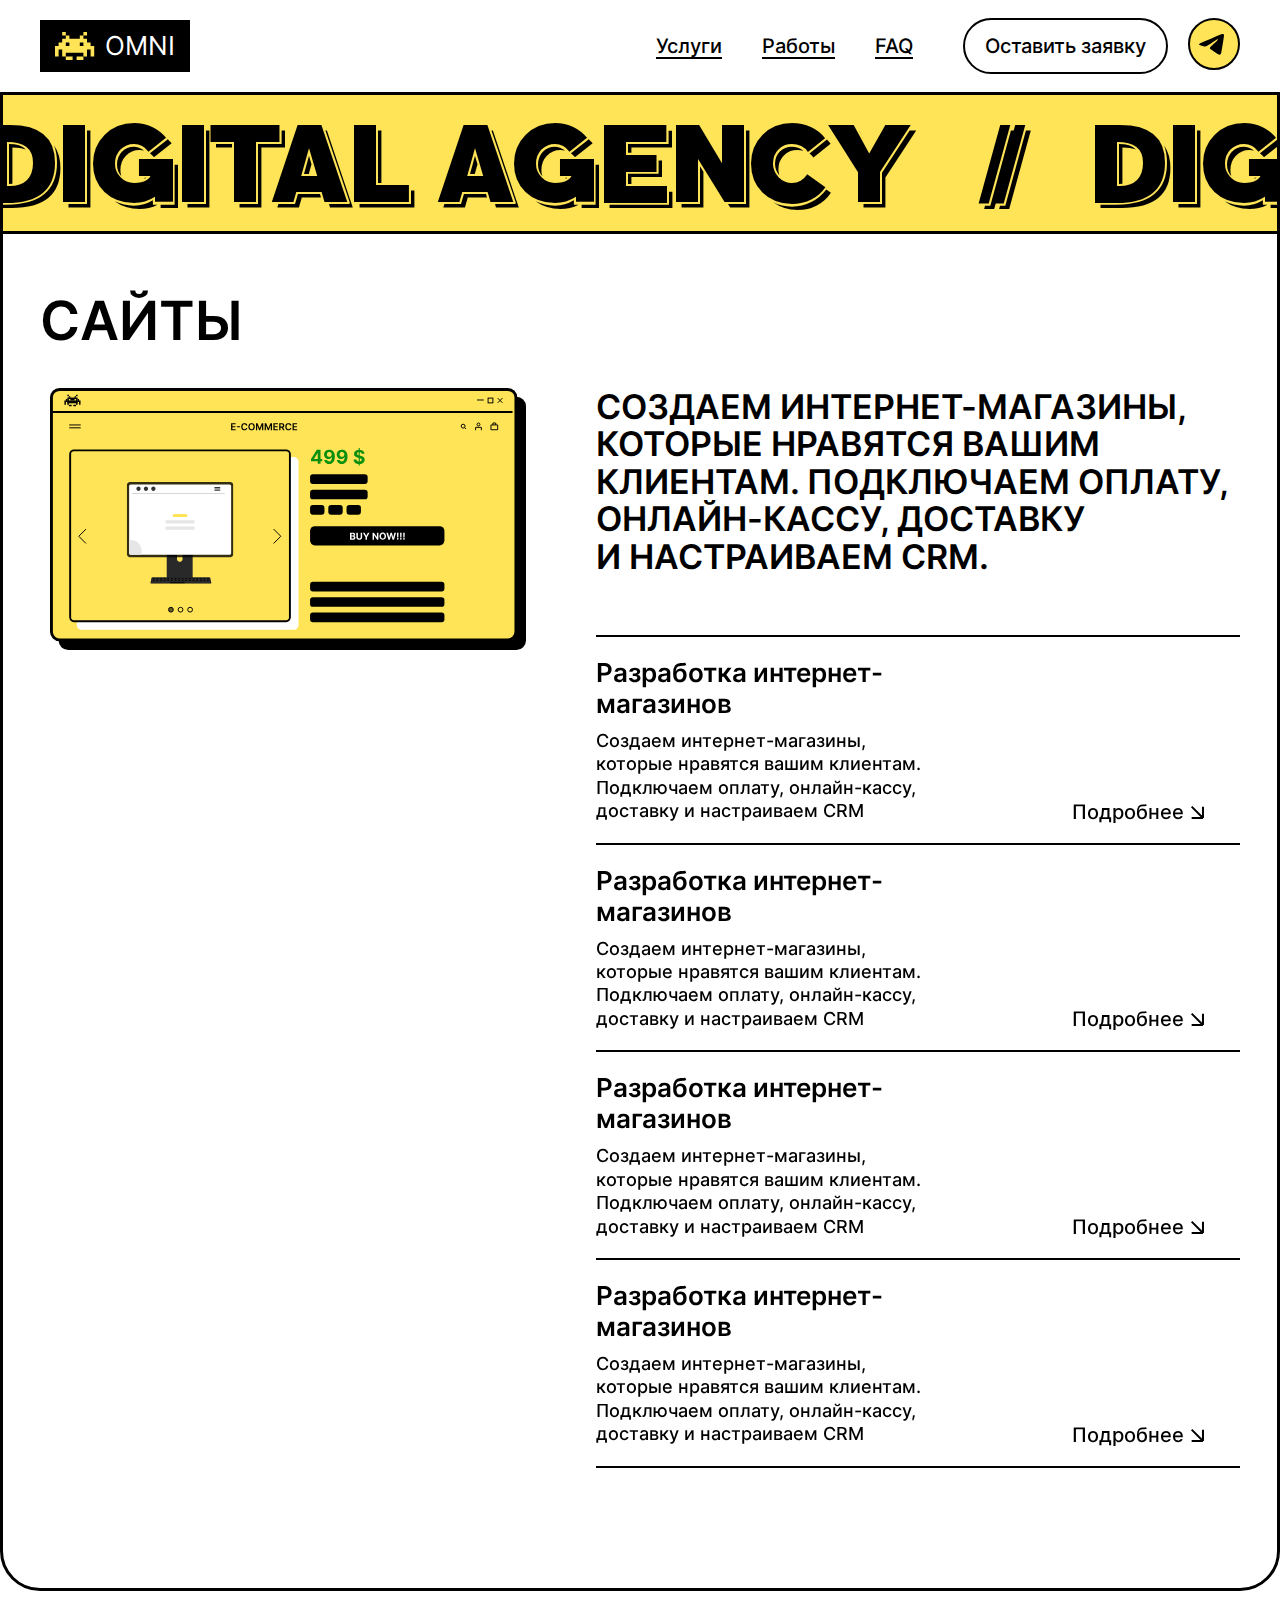
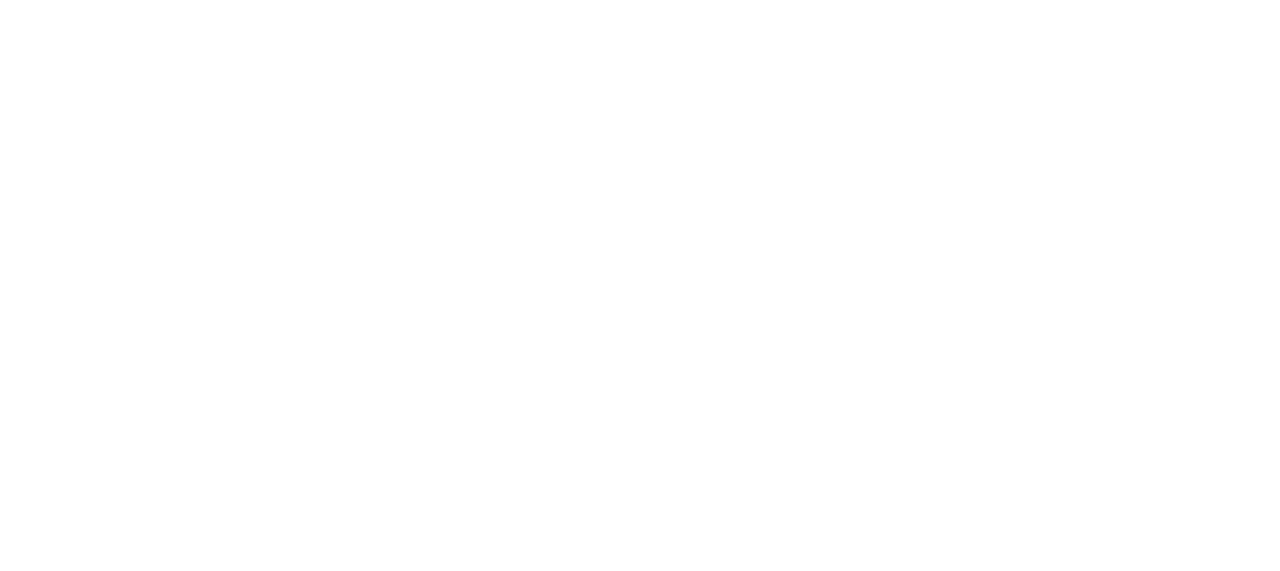
<file: sites.html>
<!DOCTYPE html>
<html lang="ru" class="page">

<head>
  <meta charset="UTF-8">
  <meta name="viewport" content="width=device-width, initial-scale=1.0">
  <link rel="shortcut icon" href="favicon.ico" type="image/x-icon">
  <meta http-equiv="X-UA-Compatible" content="ie=edge">
  <meta name="theme-color" content="#111111">
  <title>OmniAgency</title>
  <link rel="apple-touch-icon" sizes="180x180" href="img/favicon/apple-touch-icon.png">
  <link rel="icon" type="image/png" sizes="32x32" href="img/favicon/favicon-32x32.png">
  <link rel="icon" type="image/png" sizes="16x16" href="img/favicon/favicon-16x16.png">
  <link rel="manifest" href="img/favicon/site.webmanifest">
  <link rel="stylesheet" href="css/vendor.css">
  <link rel="stylesheet" href="css/main.css">
  <script defer src="js/main.js"></script>
</head>

<body class="page__body">
  <header class="header">
  <div class="header__content">
    <div class="container header__container">
      <div class="header__body">
        <a href="#" class="header__logo">
          <svg class="">
            <use xlink:href="img/sprite.svg#logo"></use>
          </svg>
          <span class="header__logo-title">Omni</span>
        </a>
        <div class="header__menu">
          <nav class="header__nav">
            <ul class="header__list list-reset">
              <li class="header__link">
                <a href="#">Услуги</a>
              </li>
              <li class="header__link">
                <a href="#">Работы</a>
              </li>
              <li class="header__link">
                <a href="#">FAQ</a>
              </li>
            </ul>
          </nav>
          <div class="header__btns">
            <button class="header__btn header__btn-app btn-main popup-open" data-popup="#popup-req">Оставить заявку</button>
            <a href="#" class="header__btn header__btn-telegram">
              <svg class="">
                <use xlink:href="img/sprite.svg#telegram"></use>
              </svg>
            </a>
          </div>
        </div>
        <button class="header__burger burger" aria-label="Открыть меню" aria-expanded="false"  data-burger>
          <span class="burger__line"></span>
        </button>
      </div>
    </div>
  </div>

  <div class="header-mobile-menu" data-menu>
    <div class="container header-mobile-menu__container">
      <nav class="header-mobile-menu__nav">
        <ul class="header-mobile-menu__list list-reset">
          <li class="header-mobile-menu__link">
            <a href="#">
              <svg viewBox="0 0 313 62" fill="none" xmlns="http://www.w3.org/2000/svg">
                <path fill-rule="evenodd" clip-rule="evenodd" d="M12.0326 61.2898H19.4473C22.8944 61.2898 26.0127 60.6441 28.6545 59.1789L28.6629 59.1743L28.6713 59.1695C31.1177 57.7922 33.1827 55.9791 34.8395 53.7424L34.8474 53.7317C36.3714 51.6552 37.6821 49.4217 38.7804 47.0357L38.791 47.0127L59.1529 0.735796H37.7974L30.8582 18.3377L21.8033 0.735796H0L2.71955 5.7358H2.04677L21.7206 41.907C21.4635 42.6912 21.2115 43.146 21.0305 43.3831L21.0232 43.3928C20.9865 43.4412 20.881 43.5689 20.4997 43.6819C19.9762 43.8223 19.0687 43.9375 17.6604 43.9375H12.0326V61.2898ZM26.7738 56.78C26.9179 56.7077 27.0598 56.6329 27.1995 56.5554C29.2842 55.3816 31.0274 53.8487 32.4289 51.9567C33.8304 50.0471 35.0392 47.9886 36.0553 45.7813L54.5553 3.7358H39.8394L39.0509 5.7358H51.5553L33.0553 47.7813C32.0392 49.9886 30.8304 52.0471 29.4289 53.9567C28.6495 55.0088 27.7645 55.9499 26.7738 56.78ZM29.968 23.1656L19.9729 3.7358H5.04677L6.13459 5.7358H16.9729L28.2201 27.5994L29.968 23.1656ZM20.7554 46.6987C19.9341 46.8579 18.9024 46.9375 17.6604 46.9375H15.0326V48.935C16.3993 48.9166 17.4928 48.7948 18.3131 48.5696C19.2241 48.3068 19.9249 47.8513 20.4154 47.2031C20.533 47.0491 20.6463 46.8809 20.7554 46.6987Z" fill="black"/>
                <path fill-rule="evenodd" clip-rule="evenodd" d="M109.034 26.9176L108.761 23.6672C108.454 19.9949 107.57 16.6401 106.057 13.6531C104.564 10.7079 102.574 8.19572 100.087 6.1521C97.621 4.10832 94.7768 2.57615 91.5895 1.53978C88.3977 0.501973 84.9532 0 81.2804 0C75.9922 0 71.1173 1.16337 66.72 3.5377C62.2639 5.92602 58.7446 9.4571 56.1712 14.0381C53.5461 18.6934 52.3174 24.2768 52.3174 30.6449C52.3174 30.9866 52.3209 31.3261 52.3279 31.6633C52.3209 31.9876 52.3174 32.3148 52.3174 32.6449C52.3174 38.6013 53.4473 43.638 55.7073 47.755C57.9847 51.8719 61.0768 54.9903 64.9836 57.1101C66.0164 57.668 67.0844 58.1525 68.1876 58.5636C72.1707 60.3952 76.5511 61.2898 81.2804 61.2898C85.524 61.2898 89.381 60.6395 92.7887 59.2563C96.0806 57.9202 98.9219 56.1237 101.252 53.8337C103.513 51.6119 105.299 49.1527 106.569 46.4533L106.572 46.4455C106.97 45.592 107.318 44.7357 107.614 43.8772V60.554H114.188C119.072 60.554 123.326 59.6757 126.725 57.6663C130.233 55.5921 132.695 52.2768 134.243 48.0479C135.755 43.9186 136.622 38.5817 136.945 32.162L136.945 32.1602L137.644 18.0881H143.247V60.554H163.332V8.10677L181.717 41.907C181.46 42.6912 181.208 43.146 181.027 43.3831L181.019 43.3928C180.983 43.4412 180.877 43.5689 180.496 43.6819C179.972 43.8223 179.065 43.9375 177.656 43.9375H172.029V61.2898H179.443C182.89 61.2898 186.009 60.6441 188.651 59.1789L188.659 59.1743L188.667 59.1695C191.114 57.7922 193.179 55.9791 194.836 53.7424L194.843 53.7317C196.368 51.6552 197.678 49.4217 198.777 47.0357L198.787 47.0127L216.281 7.25274V60.554H236.892V18.5085H259.569V60.554H276.34L291.523 38.4763V60.554H312.134V0.735796H295.141L280.179 22.7679V0.735796H197.793L190.854 18.3377L181.799 0.735796H118.445L117.496 26.2237L117.496 26.2258C117.324 30.9444 116.923 34.5191 116.337 37.0338L116.334 37.0473C115.755 39.5884 115.003 41.0182 114.331 41.7393L114.33 41.7404C113.642 42.4802 112.788 42.9461 111.639 43.1299L107.675 43.6961C108.26 41.9531 108.628 40.2009 108.763 38.4432L109.01 35.236L88.374 35.0896L87.9847 37.6585C87.8567 38.5039 87.617 39.2053 87.2943 39.7951L87.2894 39.8039L87.2846 39.8128C86.9764 40.3853 86.5853 40.8595 86.1024 41.2566C85.6341 41.6416 85.0496 41.9686 84.3089 42.214C83.5849 42.4368 82.6914 42.571 81.5958 42.571C79.716 42.571 78.2914 42.1395 77.1807 41.4134C76.0912 40.6843 75.1549 39.5487 74.4488 37.8105C73.7552 36.0421 73.3486 33.6871 73.3486 30.6449C73.3486 27.7932 73.7422 25.5105 74.4314 23.7195C75.1271 21.9569 76.0724 20.7593 77.2009 19.9581C78.3083 19.1836 79.7531 18.7188 81.7009 18.7188C82.5514 18.7188 83.2735 18.8119 83.8863 18.9721C84.3956 19.266 84.857 19.6103 85.2705 20.005C86.0589 20.7232 86.672 21.5817 87.11 22.5803C87.5655 23.5788 87.8458 24.6913 87.9509 25.9176H88.1113L88.197 26.9176H109.034ZM102.536 23.9176H105.772C105.685 22.8815 105.549 21.8815 105.363 20.9176C104.948 18.7686 104.288 16.7992 103.381 15.0092C102.067 12.4164 100.332 10.2353 98.1775 8.46591C96.0226 6.67898 93.5174 5.32126 90.6618 4.39275C87.8063 3.46425 84.6791 3 81.2804 3C76.4452 3 72.0655 4.0599 68.1412 6.17969C66.9518 6.81691 65.8363 7.54668 64.7949 8.369C64.9096 8.30502 65.0251 8.2419 65.1412 8.17969C69.0655 6.0599 73.4452 5 78.2804 5C81.6791 5 84.8062 5.46425 87.6618 6.39275C90.5174 7.32126 93.0226 8.67898 95.1775 10.4659C97.3323 12.2353 99.0667 14.4164 100.381 17.0092C101.427 19.0733 102.145 21.3761 102.536 23.9176ZM94.574 55.0861C96.3057 54.1205 97.8309 52.9898 99.1498 51.6939C101.182 49.6967 102.75 47.5244 103.854 45.1768C104.477 43.8405 104.953 42.5181 105.28 41.2097C105.532 40.2025 105.696 39.2036 105.772 38.2131L90.9509 38.108C90.8424 38.8242 90.67 39.4967 90.4338 40.1256L102.772 40.2131C102.597 42.4905 101.957 44.8118 100.854 47.1768C99.7499 49.5244 98.182 51.6967 96.1498 53.6939C95.6537 54.1813 95.1284 54.6454 94.574 55.0861ZM85.744 44.8845C85.5739 44.951 85.4 45.0134 85.2222 45.0717C84.1535 45.4046 82.9447 45.571 81.5958 45.571C79.2307 45.571 77.2073 45.0192 75.5255 43.9155C73.8437 42.7943 72.556 41.13 71.6625 38.9226C70.7866 36.6977 70.3486 33.9384 70.3486 30.6449C70.3486 27.5265 70.7778 24.8549 71.6363 22.63C72.2859 20.9799 73.1572 19.6141 74.25 18.5325C73.6178 18.794 73.0255 19.1183 72.4729 19.5057C70.7911 20.697 69.5122 22.4051 68.6363 24.63C67.7778 26.8549 67.3486 29.5265 67.3486 32.6449C67.3486 35.9384 67.7866 38.6977 68.6625 40.9226C69.556 43.13 70.8436 44.7943 72.5255 45.9155C74.2073 47.0192 76.2307 47.571 78.5958 47.571C79.9447 47.571 81.1535 47.4046 82.2222 47.0717C83.2909 46.7214 84.2194 46.2221 85.0077 45.5739C85.2696 45.3586 85.515 45.1288 85.744 44.8845ZM306.134 57.554H309.134V3.7358H296.731L295.372 5.7358H306.134V57.554ZM277.179 30.1078V3.7358H262.569V5.7358H274.179V33.9062H274.6L277.179 30.1078ZM273.137 57.554H274.762L291.523 33.1821V31.2784H291.208L273.137 57.554ZM230.892 57.554H233.892V17.5085H230.892V57.554ZM254.122 15.5085H257.122V3.7358H219.281V5.7358H254.122V15.5085ZM186.77 56.78C186.914 56.7077 187.056 56.6328 187.196 56.5554C189.28 55.3816 191.023 53.8487 192.425 51.9567C193.826 50.0471 195.035 47.9886 196.051 45.7813L214.551 3.7358H199.835L199.047 5.7358H211.551L193.051 47.7813C192.035 49.9886 190.826 52.0471 189.425 53.9567C188.646 55.0088 187.761 55.9499 186.77 56.78ZM189.964 23.1656L179.969 3.7358H165.043L166.131 5.7358H176.969L188.216 27.5994L189.964 23.1656ZM180.752 46.6987C179.93 46.8579 178.899 46.9375 177.656 46.9375H175.029V48.935C176.395 48.9166 177.489 48.7948 178.309 48.5696C179.22 48.3068 179.921 47.8513 180.411 47.2031C180.529 47.0491 180.642 46.8809 180.752 46.6987ZM157.332 57.554H160.332V3.7358H121.335L121.261 5.7358H157.332V57.554ZM113.584 45.7214C113.111 45.889 112.611 46.0141 112.085 46.0966L110.614 46.3068V47.7108C111.735 47.3085 112.705 46.6663 113.526 45.7841C113.546 45.7634 113.565 45.7425 113.584 45.7214ZM124.181 55.6297C124.532 55.4591 124.871 55.2771 125.198 55.0838C127.984 53.437 130.06 50.7479 131.426 47.0163C132.793 43.2848 133.634 38.2831 133.949 32.0114L134.69 17.0881H131.79L130.949 34.0114C130.634 40.2831 129.793 45.2848 128.426 49.0163C127.406 51.8015 125.991 54.006 124.181 55.6297Z" fill="black"/>
              </svg>
            </a>
          </li>
          <li class="header-mobile-menu__link">
            <a href="#">
              <svg viewBox="0 0 323 63" fill="none" xmlns="http://www.w3.org/2000/svg">
                <path fill-rule="evenodd" clip-rule="evenodd" d="M176.545 0.00740785C174.313 0.0870259 172.323 0.331166 170.331 0.769545C165.897 1.74567 161.745 3.68817 158.434 6.33526C157.598 7.00363 156.936 7.59926 156.15 8.39201C155.202 9.34727 154.465 10.2007 153.648 11.2916C151.998 13.4933 150.694 15.8653 149.75 18.3841C148.571 21.5282 147.884 24.9723 147.66 28.851C147.65 29.0255 147.641 29.17 147.639 29.1721C147.637 29.1743 147.573 29.0865 147.498 28.9769C147.039 28.3064 146.496 27.6074 145.96 26.9968C145.445 26.4105 144.805 25.7672 144.212 25.2389C142.094 23.3531 139.564 21.8492 136.634 20.7346C136.443 20.6619 136.261 20.5923 136.229 20.58C136.18 20.5607 136.887 20.5573 141.102 20.5566L146.031 20.5558V10.634V0.712227L123.121 0.716309L100.211 0.720376L100.203 24.5422L100.194 48.3641L92.3271 24.591C88.0001 11.5158 84.4502 0.794171 84.4385 0.765089L84.4171 0.712227L71.5306 0.716293L58.6442 0.720376L54.8987 12.0375L51.1532 23.3546L51.1497 23.2117C51.1399 22.8105 51.1083 22.0848 51.0868 21.7675C50.8661 18.5088 50.0907 15.5499 48.7618 12.8949C46.9901 9.35522 44.3268 6.44193 40.9519 4.35211C37.5252 2.23018 33.6331 1.05183 29.1442 0.77732C28.9872 0.767723 28.7047 0.751572 28.5163 0.741456C28.2682 0.728102 24.2942 0.721433 14.0869 0.717204L0 0.711381V31.4937V62.276H11.3511H22.7021L22.7062 54.3507L22.7103 46.4255L25.3524 46.4158C27.0139 46.4097 28.1094 46.3993 28.3043 46.3876C29.2725 46.3298 29.7509 46.2916 30.3918 46.221C35.3506 45.6748 39.7292 43.953 43.2093 41.1807C44.2031 40.389 45.2366 39.3908 46.0023 38.483C46.098 38.3695 46.1895 38.2625 46.2057 38.2451C46.2245 38.2249 46.1768 38.3891 46.0735 38.7005C45.3047 41.0171 38.2773 62.2596 38.2773 62.2667C38.2773 62.2718 43.7614 62.2759 50.4642 62.2759L62.6511 62.2758L64.1993 57.1605L65.7475 52.0452H71.2146H76.6818L76.7149 52.1549C76.7331 52.2153 77.3356 54.2064 78.0538 56.5794C78.772 58.9525 79.3597 60.8976 79.3597 60.9019C79.3597 60.9062 79.5049 60.9097 79.6825 60.9097H80.0053L80.2106 61.5887L80.4158 62.2678H102.879C126.356 62.2678 125.565 62.27 126.705 62.2022C130.338 61.9859 133.62 61.2985 136.564 60.1376C140.91 58.423 144.411 55.8357 146.873 52.5168C148.154 50.7914 149.089 49.0265 149.751 47.085L149.854 46.7848L149.876 46.841C149.967 47.0651 150.246 47.6714 150.433 48.0521C151.312 49.8429 152.515 51.6618 153.844 53.2081C154.624 54.1155 155.564 55.0503 156.444 55.7943C158.532 57.5582 160.871 58.9102 163.59 59.9237C163.768 59.9902 164.024 60.0956 164.158 60.158C167.567 61.7375 171.43 62.6864 175.461 62.9339C176.896 63.0221 178.511 63.022 179.962 62.9337C185.78 62.5797 191.208 60.7566 195.618 57.6756C198.906 55.3789 201.667 52.3276 203.762 48.6737C205.676 45.3375 206.916 41.519 207.482 37.2194C207.647 35.9679 207.747 34.77 207.813 33.267C207.84 32.6401 207.84 30.3459 207.813 29.7293C207.706 27.341 207.492 25.4436 207.108 23.4908C206.942 22.6495 206.682 21.5571 206.476 20.8363L206.395 20.5558H212.452H218.508V41.4159V62.276H229.761H241.015V41.4159V20.5558H247.864H254.714L254.718 41.4118L254.722 62.2678H267.305C280.399 62.2678 280.094 62.2693 281.233 62.202C286.132 61.9128 290.41 60.7598 294.149 58.7212C296.749 57.304 298.93 55.5424 300.686 53.4417L300.926 53.1549L300.934 57.7114L300.942 62.2678L311.971 62.2719L323 62.276V31.4941V0.712227L311.971 0.716293L300.942 0.720376L300.938 14.1108L300.934 27.5013L300.8 27.3426C299.876 26.2452 298.766 25.1809 297.633 24.3047C296.026 23.0612 294.215 22.0078 292.223 21.1563C288.829 19.7061 285.09 18.9038 280.784 18.7016C280.154 18.672 279.195 18.6532 278.301 18.653L277.433 18.6527V9.68249V0.712243H239.922H202.411L202.41 6.44979C202.409 12.0837 202.409 12.1866 202.378 12.1467C202.361 12.1243 202.262 11.9852 202.157 11.8376C200.418 9.38646 198.239 7.19811 195.839 5.49172C192.957 3.4427 189.541 1.88392 185.955 0.980993C183.734 0.421731 181.51 0.110659 179.032 0.0129861C178.678 -0.000969426 176.892 -0.00496995 176.545 0.00740785ZM178.365 4.07889C179.311 4.1002 179.961 4.13756 180.785 4.21804C184.474 4.578 187.836 5.58524 190.977 7.27088C193.59 8.67342 195.832 10.5026 197.722 12.7729C199.469 14.8703 200.901 17.3255 201.845 19.8401C202.87 22.5693 203.467 25.5319 203.674 28.9161C203.73 29.8317 203.74 30.2138 203.74 31.5022C203.74 32.7891 203.731 33.1422 203.674 34.0721C203.37 39.0654 202.182 43.3046 200.092 46.8566C197.962 50.4743 195.222 53.2544 191.77 55.3013C191.477 55.4744 190.969 55.7589 190.832 55.8255L190.742 55.8692L190.8 55.8155C190.832 55.7859 190.967 55.6666 191.101 55.5503C192.98 53.92 194.656 51.874 196.013 49.5563C196.304 49.0587 196.498 48.6991 196.774 48.1449C198.414 44.8471 199.349 41.0237 199.597 36.6014C199.681 35.1106 199.681 33.3308 199.597 31.8357C199.333 27.1178 198.276 23.0465 196.429 19.6368C194.921 16.854 192.988 14.462 190.709 12.5615C189.583 11.6218 188.325 10.7712 186.983 10.0416C183.561 8.18195 179.776 7.11417 175.681 6.85323C174.885 6.80253 174.38 6.79129 173.308 6.80038C172.28 6.80912 172.069 6.8164 171.326 6.86907C167.602 7.13292 164.182 8.04725 161.023 9.62353C160.805 9.73207 160.627 9.81806 160.627 9.81461C160.627 9.81117 160.783 9.68413 160.974 9.53231C161.887 8.80528 162.806 8.17834 163.775 7.62111C167.69 5.37061 172.101 4.18543 176.953 4.08011C177.253 4.07359 177.543 4.06725 177.597 4.06603C177.651 4.06482 177.996 4.0706 178.365 4.07889ZM27.9455 4.81128C30.3227 4.87855 32.3644 5.19499 34.3494 5.80383C37.02 6.62296 39.4565 8.00108 41.4086 9.79661C42.0122 10.3518 42.6223 11.0041 43.1266 11.6336C45.4311 14.5099 46.7313 17.9837 47.0019 21.9871C47.0539 22.7566 47.0691 24.0438 47.0349 24.7684C46.9003 27.6136 46.3102 30.0568 45.2181 32.2911C44.5734 33.61 43.7146 34.8993 42.7369 36.0158C42.4523 36.3409 41.6578 37.1395 41.3433 37.4167C40.2108 38.4149 38.9993 39.2379 37.6412 39.9317L37.2906 40.1108L37.4781 39.9358C38.8626 38.6441 39.994 37.1643 40.9042 35.4547C41.6406 34.0714 42.2229 32.415 42.5566 30.754C43.1245 27.9273 43.1071 24.5908 42.5099 21.7696C41.956 19.1532 40.9124 16.8309 39.3714 14.7857C38.8809 14.1347 38.4753 13.6648 37.9024 13.0839C36.733 11.8979 35.4353 10.9175 33.9227 10.077C31.9005 8.95321 29.624 8.19364 27.1382 7.81323C26.2956 7.6843 25.5401 7.60998 24.3657 7.54051C24.1331 7.52675 21.3633 7.52013 14.0624 7.51589L4.07725 7.51008V6.16329C4.07725 5.42254 4.08215 4.81161 4.08813 4.80565C4.10617 4.78765 27.3042 4.79313 27.9455 4.81128ZM90.0772 30.811C94.8117 45.1154 98.7872 57.1283 98.9118 57.5062L99.1382 58.1935L96.6433 58.1894L94.1485 58.1853L85.7679 32.8637C81.1585 18.9368 77.3829 7.53513 77.3776 7.52661C77.3716 7.5168 74.3036 7.51109 69.0369 7.51109H60.7058L60.84 7.10039C60.9139 6.8745 61.1155 6.26334 61.288 5.74223L61.6018 4.79477L71.5354 4.79885L81.4691 4.80294L90.0772 30.811ZM141.937 10.634V16.4732H139.891H137.844V11.9921V7.51109H121.07H104.296V6.15295V4.7948H123.117H141.937V10.634ZM253.03 10.6381L253.034 16.4732H250.988H248.941L248.937 11.9962L248.933 7.51922L227.719 7.51516L206.505 7.51107V6.15293V4.79479L229.765 4.79887L253.026 4.80294L253.03 10.6381ZM273.339 13.7639V22.7329L276.695 22.7403C278.761 22.7449 280.182 22.7545 280.393 22.7653C282.714 22.884 284.353 23.0891 286.15 23.4855C289.71 24.271 292.882 25.7247 295.343 27.6988C297.344 29.3041 298.957 31.36 299.934 33.5516C300.34 34.462 300.692 35.5431 300.892 36.4918L300.934 36.6913V40.2682V43.845L300.86 44.1756C300.425 46.1267 299.646 47.9105 298.511 49.5566C296.977 51.7829 294.998 53.5587 292.445 55.0004C292.163 55.1599 291.618 55.4467 291.611 55.4397C291.609 55.4373 291.671 55.3807 291.749 55.3139C291.985 55.112 292.904 54.1862 293.162 53.8913C295.641 51.0538 296.935 47.8854 297.15 44.1239C297.195 43.3213 297.186 42.2467 297.125 41.47C296.92 38.8204 296.16 36.4694 294.839 34.4009C293.886 32.908 292.661 31.5475 291.249 30.4149C289.766 29.2244 288.026 28.2262 286.043 27.4266C283.316 26.3276 280.245 25.6922 276.772 25.5089C275.874 25.4615 275.114 25.452 272.193 25.4518L269.262 25.4516L269.258 16.4854L269.254 7.51922L264.031 7.51512L258.808 7.51104V6.16376C258.808 5.42277 258.813 4.81161 258.819 4.80565C258.825 4.79968 262.094 4.7948 266.084 4.7948H273.339V13.7639ZM319.559 31.4941V58.1934H317.52H315.482L315.477 32.8563L315.473 7.51922L310.25 7.51512L305.027 7.51104V6.15291V4.7948H312.293H319.559V31.4941ZM18.6086 25.0863V31.0808L21.5646 31.0747C24.1534 31.0693 24.5561 31.0652 24.806 31.0417C25.3928 30.9865 25.8656 30.9149 26.3284 30.8113C26.4346 30.7874 26.5244 30.7708 26.5278 30.7742C26.5312 30.7776 26.4712 30.8639 26.3944 30.966C25.2858 32.4392 23.597 33.3657 21.461 33.6727C20.6441 33.7901 20.4563 33.7956 17.2998 33.7956L14.5313 33.7956V26.4438V19.0919H16.57H18.6086V25.0863ZM118.827 20.9693V22.7329L122.183 22.7403C124.27 22.7449 125.665 22.7544 125.873 22.7653C126.873 22.818 127.436 22.8585 128.075 22.9235C130.951 23.2161 133.554 23.8508 135.882 24.8272C138.08 25.7488 139.898 26.8687 141.489 28.2793C141.806 28.5603 142.583 29.3417 142.858 29.6561C145.04 32.1492 146.255 34.8834 146.633 38.1547C146.769 39.3336 146.784 40.7208 146.675 41.9526C146.451 44.4618 145.689 46.8064 144.436 48.8409C142.862 51.3952 140.661 53.4627 137.842 55.0345C137.566 55.1883 137.074 55.447 137.069 55.4412C137.066 55.4386 137.124 55.384 137.197 55.32C137.81 54.783 138.555 53.9986 139.124 53.2894C140.891 51.0911 141.98 48.6616 142.427 45.9213C142.523 45.3316 142.572 44.9023 142.626 44.1972C142.654 43.8177 142.654 42.1517 142.625 41.7574C142.457 39.4489 141.953 37.5336 141.032 35.6986C139.907 33.4563 138.165 31.4428 135.983 29.8636C133.681 28.1971 130.74 26.9205 127.585 26.2182C125.746 25.8087 124.105 25.6013 121.755 25.4816C121.546 25.471 120.117 25.4613 118.081 25.4566L114.75 25.4491V22.3274V19.2058H116.789H118.827V20.9693ZM236.921 38.6996V58.1934H234.882H232.844V38.6996V19.2058H234.882H236.921V38.6996ZM169.781 20.1044C168.245 21.9475 167.254 24.5321 166.85 27.7531C166.696 28.9835 166.638 30.0089 166.638 31.5022C166.639 32.6925 166.66 33.2533 166.744 34.2348C166.92 36.293 167.33 38.19 167.926 39.6999C168.713 41.6969 169.887 43.3098 171.356 44.4142C172.659 45.3939 174.321 46.0166 176.178 46.2211C176.684 46.2768 176.879 46.2883 177.483 46.2981C178.868 46.3207 180.111 46.1639 181.226 45.826C181.329 45.7948 181.415 45.771 181.417 45.7732C181.419 45.7754 181.338 45.8682 181.236 45.9794C180.222 47.0909 178.928 47.9404 177.512 48.4239C176.33 48.8278 175.08 49.0194 173.626 49.0194C171.708 49.0194 170.086 48.678 168.643 47.971C167.733 47.5245 167.043 47.0285 166.303 46.2885C165.484 45.4695 164.866 44.5943 164.297 43.449C163.82 42.4877 163.489 41.5588 163.197 40.3632C162.803 38.752 162.6 37.0363 162.552 34.9245C162.499 32.5841 162.688 30.3649 163.1 28.4932C163.399 27.1355 163.794 25.9979 164.346 24.9067C164.771 24.0648 165.186 23.4282 165.738 22.7678C165.985 22.4716 166.587 21.8696 166.866 21.6384C167.707 20.9411 168.587 20.437 169.638 20.0498C169.755 20.0069 169.86 19.9714 169.871 19.971C169.883 19.9706 169.842 20.0306 169.781 20.1044ZM24.3738 20.475C24.4994 20.4842 24.6902 20.5023 24.7979 20.5153C25.0225 20.5424 25.0223 20.5422 25.3847 20.831C26.524 21.7389 27.3472 23.1292 27.6446 24.6477L27.6798 24.8278L27.6143 25.0234C27.4661 25.4653 27.2079 25.8673 26.8988 26.1373C26.4723 26.5098 25.8825 26.7612 25.1322 26.8903C24.6525 26.9728 24.4785 26.9841 23.5624 26.9923L22.7021 27.0001V23.7291V20.4582L23.4238 20.4582C23.8207 20.4583 24.2482 20.4658 24.3738 20.475ZM178.29 20.7838C178.613 20.8034 178.942 20.8392 179.189 20.8815L179.372 20.9126L179.569 21.0457C180.12 21.4172 180.481 21.7151 180.958 22.1897C181.45 22.6801 181.793 23.0956 182.166 23.6543C182.668 24.405 183.051 25.1588 183.428 26.1347C184.133 27.9611 184.532 30.0195 184.666 32.5138C184.679 32.7503 184.677 32.9056 184.658 33.2132C184.519 35.4715 184.11 37.3215 183.423 38.7983C183.191 39.2976 182.848 39.8571 182.537 40.2448C182.358 40.468 181.955 40.8711 181.74 41.0419C180.928 41.6877 179.963 42.048 178.69 42.1812C178.351 42.2166 177.462 42.2303 177.083 42.2059C176.022 42.1376 175.164 41.9205 174.413 41.53C173.597 41.1058 172.898 40.403 172.323 39.4288C172.17 39.1704 171.877 38.5686 171.753 38.2604C171.328 37.2015 171.008 35.7762 170.855 34.2592C170.772 33.4367 170.741 32.8454 170.728 31.8519C170.692 28.9306 171.042 26.527 171.77 24.7115C171.897 24.3926 172.203 23.7762 172.368 23.5021C173.374 21.8401 174.77 20.996 176.823 20.8082C176.97 20.7947 177.139 20.7813 177.197 20.7785C177.459 20.766 178.045 20.7688 178.29 20.7838ZM68.3656 24.5721C68.8761 26.2604 69.0707 26.9256 69.064 26.9592C69.0589 26.9848 68.3711 29.2636 67.5357 32.0231C66.7002 34.7827 66.0126 37.0607 66.0076 37.0853L65.9985 37.13H69.0817H72.1649L72.2139 37.2886C72.3241 37.6452 72.9828 39.8284 72.9828 39.837C72.9828 39.8421 70.4904 39.8463 67.444 39.8463H61.9052L61.9146 39.8097C61.9197 39.7895 63.1186 35.8261 64.5787 31.0021L67.2334 22.2311L67.4457 22.2313L67.6579 22.2315L68.3656 24.5721ZM118.827 41.6686V46.8254L121.971 46.8194C125.31 46.813 125.221 46.8149 125.883 46.7352C126.183 46.699 126.641 46.6211 126.921 46.5586C127.053 46.529 127.161 46.5074 127.161 46.5105C127.161 46.5176 127.108 46.6017 127.096 46.6126C127.092 46.6171 127.068 46.6506 127.043 46.6871C127.018 46.7237 126.983 46.7694 126.965 46.7888C126.947 46.8082 126.936 46.824 126.941 46.824C126.947 46.824 126.934 46.8414 126.913 46.8626C126.893 46.8839 126.861 46.9222 126.843 46.9479C126.825 46.9735 126.781 47.0275 126.744 47.0678C126.708 47.1082 126.653 47.1696 126.622 47.2043C126.502 47.3398 126.077 47.7447 125.999 47.7977C125.979 47.8113 125.959 47.8269 125.955 47.8324C125.95 47.8379 125.917 47.8639 125.881 47.8903C125.845 47.9166 125.806 47.9474 125.794 47.9585C125.782 47.9697 125.768 47.9789 125.762 47.9789C125.756 47.9789 125.73 47.9964 125.705 48.0177C125.68 48.0391 125.635 48.0739 125.604 48.095C125.572 48.1161 125.547 48.1389 125.547 48.1456C125.547 48.1523 125.533 48.1578 125.516 48.1578C125.498 48.1578 125.482 48.1635 125.479 48.1704C125.471 48.1883 125.21 48.353 125.189 48.353C125.179 48.353 125.172 48.3585 125.172 48.3653C125.172 48.372 125.151 48.3866 125.127 48.3976C125.102 48.4087 125.056 48.4338 125.025 48.4534C124.941 48.5056 124.489 48.7274 124.291 48.8132C123.37 49.2123 122.263 49.4496 120.974 49.5236C120.794 49.5339 119.55 49.5403 117.717 49.5403H114.75V43.0261V36.5119H116.789H118.827V41.6686ZM273.339 41.6687V46.8254L276.491 46.8194C279.265 46.814 279.677 46.8101 279.928 46.7864C280.528 46.7299 281.021 46.6565 281.465 46.5574C281.597 46.5279 281.706 46.5072 281.706 46.5115C281.706 46.5158 281.653 46.5933 281.588 46.6839C281.233 47.1799 280.726 47.6788 280.205 48.0462C278.923 48.9502 277.457 49.4106 275.5 49.5239C275.336 49.5334 274.004 49.5401 272.242 49.5402L269.262 49.5403V43.0261V36.5119H271.3H273.339V41.6687ZM125.025 37.8944C125.146 37.9033 125.348 37.9226 125.473 37.9372L125.701 37.9638L125.832 38.0631C126.582 38.6321 127.226 39.3932 127.617 40.1704C127.782 40.4976 128.009 41.0979 128.013 41.2147C128.014 41.2399 127.971 41.3304 127.91 41.4343C127.779 41.6561 127.541 41.9023 127.308 42.0564C127.116 42.1835 126.751 42.3627 126.529 42.4392C126.316 42.5123 125.957 42.5998 125.694 42.6427C125.206 42.722 125.069 42.7295 123.969 42.7371L122.921 42.7443V40.3112V37.8782L123.863 37.8782C124.381 37.8782 124.904 37.8855 125.025 37.8944ZM279.553 37.8944C279.997 37.9271 280.225 37.9596 280.287 37.9992C280.475 38.1204 280.937 38.5332 281.212 38.8267C281.814 39.4681 282.26 40.2331 282.497 41.0329L282.557 41.2355L282.514 41.3226C282.324 41.7104 281.97 42.0287 281.453 42.2784C281.107 42.4456 280.735 42.5572 280.262 42.6355C279.736 42.7226 279.617 42.7294 278.489 42.7371L277.433 42.7443V40.3112V37.8782L278.383 37.8782C278.905 37.8782 279.432 37.8855 279.553 37.8944ZM18.6086 51.6304V58.1934H16.57H14.5313V51.6304V45.0674H16.57H18.6086V51.6304ZM61.8764 50.7073C61.8764 50.714 61.3679 52.3993 60.7464 54.4524L59.6165 58.1853L57.9803 58.1894C56.6355 58.1928 56.3456 58.1898 56.3523 58.1722C56.3607 58.1503 58.5741 50.8431 58.6011 50.748L58.6161 50.6951H60.2463C61.1428 50.6951 61.8764 50.7006 61.8764 50.7073Z" fill="black"/>
              </svg>
            </a>
          </li>
          <li class="header-mobile-menu__link">
            <a href="#">
              <svg viewBox="0 0 155 65" fill="none" xmlns="http://www.w3.org/2000/svg">
                <path fill-rule="evenodd" clip-rule="evenodd" d="M0 60.554H20.6108V39.5313H40.4969L33.5578 60.554H55.7023L58.8121 50.2528H71.6323L74.4402 59.554H74.9102L75.2121 60.554H97.3567L77.612 0.735796H53.3024L41.5284 36.4062V21.7585H20.6108V18.5085H43.8409V0.735796H0V60.554ZM14.6108 57.554H17.6108V38.5313H14.6108V57.554ZM35.5284 36.5313H38.5284V24.7585H17.6108V17.5085H14.6108V26.7585H35.5284V36.5313ZM37.8409 15.5085H40.8409V3.7358H3V5.7358H37.8409V15.5085ZM89.5471 57.554H93.2072L75.443 3.7358H55.4714L54.8113 5.7358H72.443L89.5471 57.554ZM51.078 57.554H53.4743L55.9803 49.2528H53.584L51.078 57.554ZM59.8842 36.321L63.6553 23.8292L62.6674 20.5568H62.247L56.8842 38.321H68.0302L67.4264 36.321H59.8842ZM65.2222 29.0194L66.5208 33.321H63.9236L65.2222 29.0194Z" fill="black"/>
                <path fill-rule="evenodd" clip-rule="evenodd" d="M132.937 63.5483L133.796 64.5483H154.476L143.942 51.8088C145.121 50.4398 146.177 48.9322 147.111 47.2899L147.114 47.2852C149.758 42.6126 150.998 37.0187 150.998 30.6449C150.998 24.2717 149.758 18.6839 147.111 14.0261C144.517 9.44467 140.969 5.9173 136.481 3.53275C132.051 1.16183 127.144 0 121.824 0C116.473 0 111.547 1.16045 107.114 3.53365C102.64 5.92004 99.1019 9.44944 96.509 14.0309L96.5069 14.0346C93.8805 18.6905 92.6511 24.2751 92.6511 30.6449C92.6511 36.9837 93.882 42.5559 96.5042 47.2242L96.5079 47.2308L96.5117 47.2374C99.1038 51.798 102.637 55.3287 107.098 57.7473L107.105 57.7511L107.112 57.7549C107.635 58.0353 108.166 58.2988 108.703 58.5454M113.953 34.5824C113.777 33.4172 113.682 32.1081 113.682 30.6449C113.682 27.6655 114.073 25.3387 114.745 23.5726C115.429 21.8033 116.346 20.655 117.408 19.9207L117.413 19.9169C118.484 19.1728 119.898 18.7188 121.824 18.7188C122.728 18.7188 123.516 18.8187 124.205 19.0006C124.451 19.1401 124.69 19.2909 124.921 19.4531C126.585 20.5919 127.838 22.2737 128.679 24.4986C129.445 26.4685 129.869 28.8431 129.952 31.6223C129.915 32.7899 129.813 33.8502 129.653 34.8096L129.473 34.5824H113.953ZM114.436 18.512C113.818 18.7652 113.24 19.0789 112.702 19.4531C111.055 20.5919 109.802 22.2737 108.944 24.4986C108.103 26.706 107.682 29.4214 107.682 32.6449C107.682 35.8684 108.103 38.5926 108.944 40.8175C109.802 43.0249 111.055 44.7067 112.702 45.8629C114.366 47.0017 116.407 47.571 118.824 47.571C119.118 47.571 119.405 47.5627 119.687 47.5459L117.676 44.883C116.968 44.6189 116.31 44.2789 115.702 43.8629C114.055 42.7067 112.802 41.0249 111.944 38.8175C111.515 37.6839 111.196 36.4208 110.986 35.0281C110.964 34.881 110.943 34.7324 110.923 34.5824C110.763 33.3651 110.682 32.0526 110.682 30.6449C110.682 27.4214 111.103 24.706 111.944 22.4986C112.567 20.8836 113.398 19.5547 114.436 18.512ZM118.184 39.5824H125.026L127.669 42.9026C128.054 42.2693 128.39 41.5743 128.679 40.8175C128.889 40.2737 129.073 39.7001 129.231 39.0966L128.026 37.5824H116.674L118.184 39.5824ZM143.449 61.5483L136.929 53.6638C138.699 52.01 140.224 50.0579 141.503 47.8075C143.833 43.6906 144.998 38.6364 144.998 32.6449C144.998 26.6534 143.833 21.608 141.503 17.5085C139.173 13.3916 136.028 10.282 132.069 8.17969C128.109 6.0599 123.695 5 118.824 5C113.919 5 109.487 6.0599 105.528 8.17969C105.394 8.25075 105.262 8.32294 105.131 8.3963C106.187 7.56282 107.32 6.82395 108.528 6.17969C112.487 4.0599 116.919 3 121.824 3C126.695 3 131.109 4.0599 135.069 6.17969C139.028 8.28196 142.173 11.3916 144.503 15.5085C146.833 19.608 147.998 24.6534 147.998 30.6449C147.998 36.6364 146.833 41.6906 144.503 45.8075C143.753 47.1273 142.918 48.3446 141.999 49.4592C141.351 50.2451 140.661 50.9799 139.929 51.6638L148.103 61.5483H143.449Z" fill="black"/>
              </svg>
            </a>
          </li>
        </ul>
      </nav>
      <button class="header-mobile-menu__btn popup-open" data-popup="#popup-req">Оставить заявку</button>
      <div class="header-mobile-menu__footer">
        <a href="tel:+79063684140" class="header-mobile-menu__tel">+7 906 368-41-40</a>
        <a href="#">telegram</a>
      </div>
    </div>
  </div>
</header>

  <div class="page__inner">
    <main class="main">

      <div class="wrap-white wrap-white-page">
        <div class="marquee" id="marquee">
  <h1>DIGITAL AGENCY // </h1>
  <h1>DIGITAL AGENCY // </h1>
  <h1>DIGITAL AGENCY // </h1>
  <h1>DIGITAL AGENCY // </h1>
  <h1>DIGITAL AGENCY // </h1>
  <h1>DIGITAL AGENCY // </h1>
  <h1>DIGITAL AGENCY // </h1>
  <h1>DIGITAL AGENCY // </h1>
  <h1>DIGITAL AGENCY // </h1>
  <h1>DIGITAL AGENCY // </h1>
  <h1>DIGITAL AGENCY // </h1>
  <h1>DIGITAL AGENCY // </h1>
  <h1>DIGITAL AGENCY // </h1>
  <h1>DIGITAL AGENCY // </h1>
  <h1>DIGITAL AGENCY // </h1>
  <h1>DIGITAL AGENCY // </h1>
  <h1>DIGITAL AGENCY // </h1>
</div>

        <section class="sites">
          <div class="container">
            <div class="services__content">
              <h2 class="services__title title-h1">Сайты</h2>
              <div class="sites__wrap">
                <img class="sites__img" src="img/pages/sites/sites_left.svg" alt="">
                <div class="sites__body">
                  <h2 class="title-h2 sites__title">Создаем интернет-магазины, которые нравятся вашим клиентам. Подключаем оплату, онлайн-кассу, доставку и настраиваем CRM.</h2>
                  <div class="sites__items">
                    <div class="sites-item">
                      <div class="sites-item__left">
                        <h3 class="sites-item__title">Разработка интернет-магазинов</h3>
                        <span class="sites-item__subtitle text-main">Создаем интернет-магазины, которые нравятся вашим клиентам. Подключаем оплату, онлайн-кассу, доставку и настраиваем CRM</span>
                      </div>
                      <div class="service-card__more sites-item__more">
                        <span>Подробнее</span>
                      </div>
                      <a href="#" class="sites-item__hover"></a>
                    </div>
                    <div class="sites-item">
                      <div class="sites-item__left">
                        <h3 class="sites-item__title">Разработка интернет-магазинов</h3>
                        <span class="sites-item__subtitle text-main">Создаем интернет-магазины, которые нравятся вашим клиентам. Подключаем оплату, онлайн-кассу, доставку и настраиваем CRM</span>
                      </div>
                      <div class="service-card__more sites-item__more">
                        <span>Подробнее</span>
                      </div>
                      <a href="#" class="sites-item__hover"></a>
                    </div>
                    <div class="sites-item">
                      <div class="sites-item__left">
                        <h3 class="sites-item__title">Разработка интернет-магазинов</h3>
                        <span class="sites-item__subtitle text-main">Создаем интернет-магазины, которые нравятся вашим клиентам. Подключаем оплату, онлайн-кассу, доставку и настраиваем CRM</span>
                      </div>
                      <div class="service-card__more sites-item__more">
                        <span>Подробнее</span>
                      </div>
                      <a href="#" class="sites-item__hover"></a>
                    </div>
                    <div class="sites-item">
                      <div class="sites-item__left">
                        <h3 class="sites-item__title">Разработка интернет-магазинов</h3>
                        <span class="sites-item__subtitle text-main">Создаем интернет-магазины, которые нравятся вашим клиентам. Подключаем оплату, онлайн-кассу, доставку и настраиваем CRM</span>
                      </div>
                      <div class="service-card__more sites-item__more">
                        <span>Подробнее</span>
                      </div>
                      <a href="#" class="sites-item__hover"></a>
                    </div>
                  </div>
                </div>
              </div>
            </div>
          </div>
        </section>
      </div>
    </main>
    <footer class="footer">
  <div class="container">
    <div class="footer__content">
      <div class="footer__row">
        <div class="footer__left">
          <img class="footer__arrow" src="img/svg/arrow_footer.svg" alt="">
        </div>
        <button class="footer__btn">Оставить заявку</button>
      </div>
      <div class="footer__row">
        <div class="footer__left">
          <a href="#" class="header__logo footer__logo">
            <svg class="">
              <use xlink:href="img/sprite.svg#logo"></use>
            </svg>
            <span class="header__logo-title">Omni</span>
          </a>
        </div>
        <div class="footer__contacts">
          <a href="" class="footer__contacts-email">info@omniagency.ru</a>
          <div class="footer__contacts-social">
            <a href="tel:+79063684140">+7 906 368-41-40</a>
            <a href="#">telegram</a>
          </div>
        </div>
      </div>
      <div class="footer__row">
        <div class=""></div>
        <div class="footer__nav">
          <ul class="list-reset">
            <li>
              <a href="#">Главная</a>
            </li>
            <li>
              <a href="#">Услуги</a>
            </li>
            <li>
              <a href="#">Наши работы</a>
            </li>
            <li>
              <a href="#">Контакты</a>
            </li>
          </ul>
        </div>
      </div>
      <div class="footer__row">
        <span class="footer__rights">ИП Андреев Александр Владимирович <br>ИНН: 526097610780, ОГРНИП: 316527500080665</span>
        <span class="footer__rights">Данный сайт носит информационно-справочный характер и ни при каких условиях не является публичной офертой. <br>Политика конфиденциальности и условия обработки персональных данных.</span>
      </div>
    </div>
  </div>
</footer>

    <div class="popup popup-clients" id="popup-clients">
  <div class="popup-body poup-clients__body">
    <button class="popup-close btn-reset close-btn">
      <img src="img/icons/close-btn.svg" alt="">
    </button>
    <div class="container">
      <h2 class="popup-title title-h2">Все наши клиенты</h2>
      <div class="clients__cards popup-clients__cards">
        <a href="#" class="clients__card">
          <img src="img/pages/main-page/client_1.svg" alt="">
        </a>
        <a href="#" class="clients__card">
          <img src="img/pages/main-page/client_2.svg" alt="">
        </a>
        <a href="#" class="clients__card">
          <img src="img/pages/main-page/client_3.svg" alt="">
        </a>
        <a href="#" class="clients__card">
          <img src="img/pages/main-page/client_4.svg" alt="">
        </a>
        <a href="#" class="clients__card">
          <img src="img/pages/main-page/client_5.svg" alt="">
        </a>
        <a href="#" class="clients__card">
          <img src="img/pages/main-page/client_6.svg" alt="">
        </a>
        <a href="#" class="clients__card">
          <img src="img/pages/main-page/client_7.svg" alt="">
        </a>
        <a href="#" class="clients__card">
          <img src="img/pages/main-page/client_8.svg" alt="">
        </a>
        <a href="#" class="clients__card">
          <img src="img/pages/main-page/client_9.svg" alt="">
        </a>
        <a href="#" class="clients__card">
          <img src="img/pages/main-page/client_10.svg" alt="">
        </a>
        <a href="#" class="clients__card">
          <img src="img/pages/main-page/client_11.svg" alt="">
        </a>
        <a href="#" class="clients__card">
          <img src="img/pages/main-page/client_12.svg" alt="">
        </a>
        <a href="#" class="clients__card">
          <img src="img/pages/main-page/client_5.svg" alt="">
        </a>
        <a href="#" class="clients__card">
          <img src="img/pages/main-page/client_7.svg" alt="">
        </a>
        <a href="#" class="clients__card">
          <img src="img/pages/main-page/client_2.svg" alt="">
        </a>
        <a href="#" class="clients__card">
          <img src="img/pages/main-page/client_1.svg" alt="">
        </a>
        <a href="#" class="clients__card">
          <img src="img/pages/main-page/client_9.svg" alt="">
        </a>
        <a href="#" class="clients__card">
          <img src="img/pages/main-page/client_2.svg" alt="">
        </a>
      </div>
    </div>
  </div>
</div>

    <div class="popup popup-req" id="popup-req">
  <div class="popup-body poup-clients__body">
    <button class="popup-close btn-reset close-btn">
      <img src="img/icons/close-btn.svg" alt="">
    </button>
    <div class="container">
      <h2 class="popup-title popup-req__title">Оставьте заявку и мы свяжемся с вами</h2>
      <form action="" class="popup-req__form">
        <div class="popup-req__select">
          <select name="" id="" class="default" required>
              <option value="">Услуга</option>
              <option data-bue="123" value="sites">Сайты</option>
              <option value="TM">Техническая поддержка по модели T&M</option>
              <option value="SEO">SEO продвижение</option>
              <option value="CRM">Внедрение и инеграция CRM</option>
              <option value="Design">Графический дизайн и дизайн презентаций</option>
              <option value="SEOL">SEO продвижение</option>
              <option value="CRM">Внедрение и инеграция CRM</option>
              <option value="Design">Графический дизайн и дизайн презентаций</option>
              <option value="SEOL">SEO продвижение</option>
              <option value="CRM">Внедрение и инеграция CRM</option>
              <option value="Design">Графический дизайн и дизайн презентаций</option>
              <option value="SEOL">SEO продвижение</option>
          </select>
        </div>
        <input type="text" placeholder="Имя" required class="popup-req__input">
        <input type="tel" placeholder="Телефон" required class="popup-req__input">
        <input type="text" placeholder="Комментарий" required class="popup-req__input">
        <div class="popup-req__file input__wrapper">
          <input required name="file" type="file" id="input__file" class="input input__file" multiple>
          <label for="input__file" class="input__file-button">
             <span class="input__file-button-text">Прикрепить файл</span>
          </label>
       </div>
        <div class="popup-req__checkbox checkbox">
          <input required type="checkbox" id="result" class="checkbox-input">
          <label for="result" class="checkbox-label">Я согласен с политикой конфеденциальности</label>
        </div>
        <div class="popup-req__btnwrap">
          <div class="intro__btn btn-main popup-req__btn">
            <button class="btn-reset btn-main-body">Оставить заявку</button>
            <div></div>
          </div>
        </div>
      </form>
    </div>
  </div>
</div>

  </div>

</body>

</html>
</file>
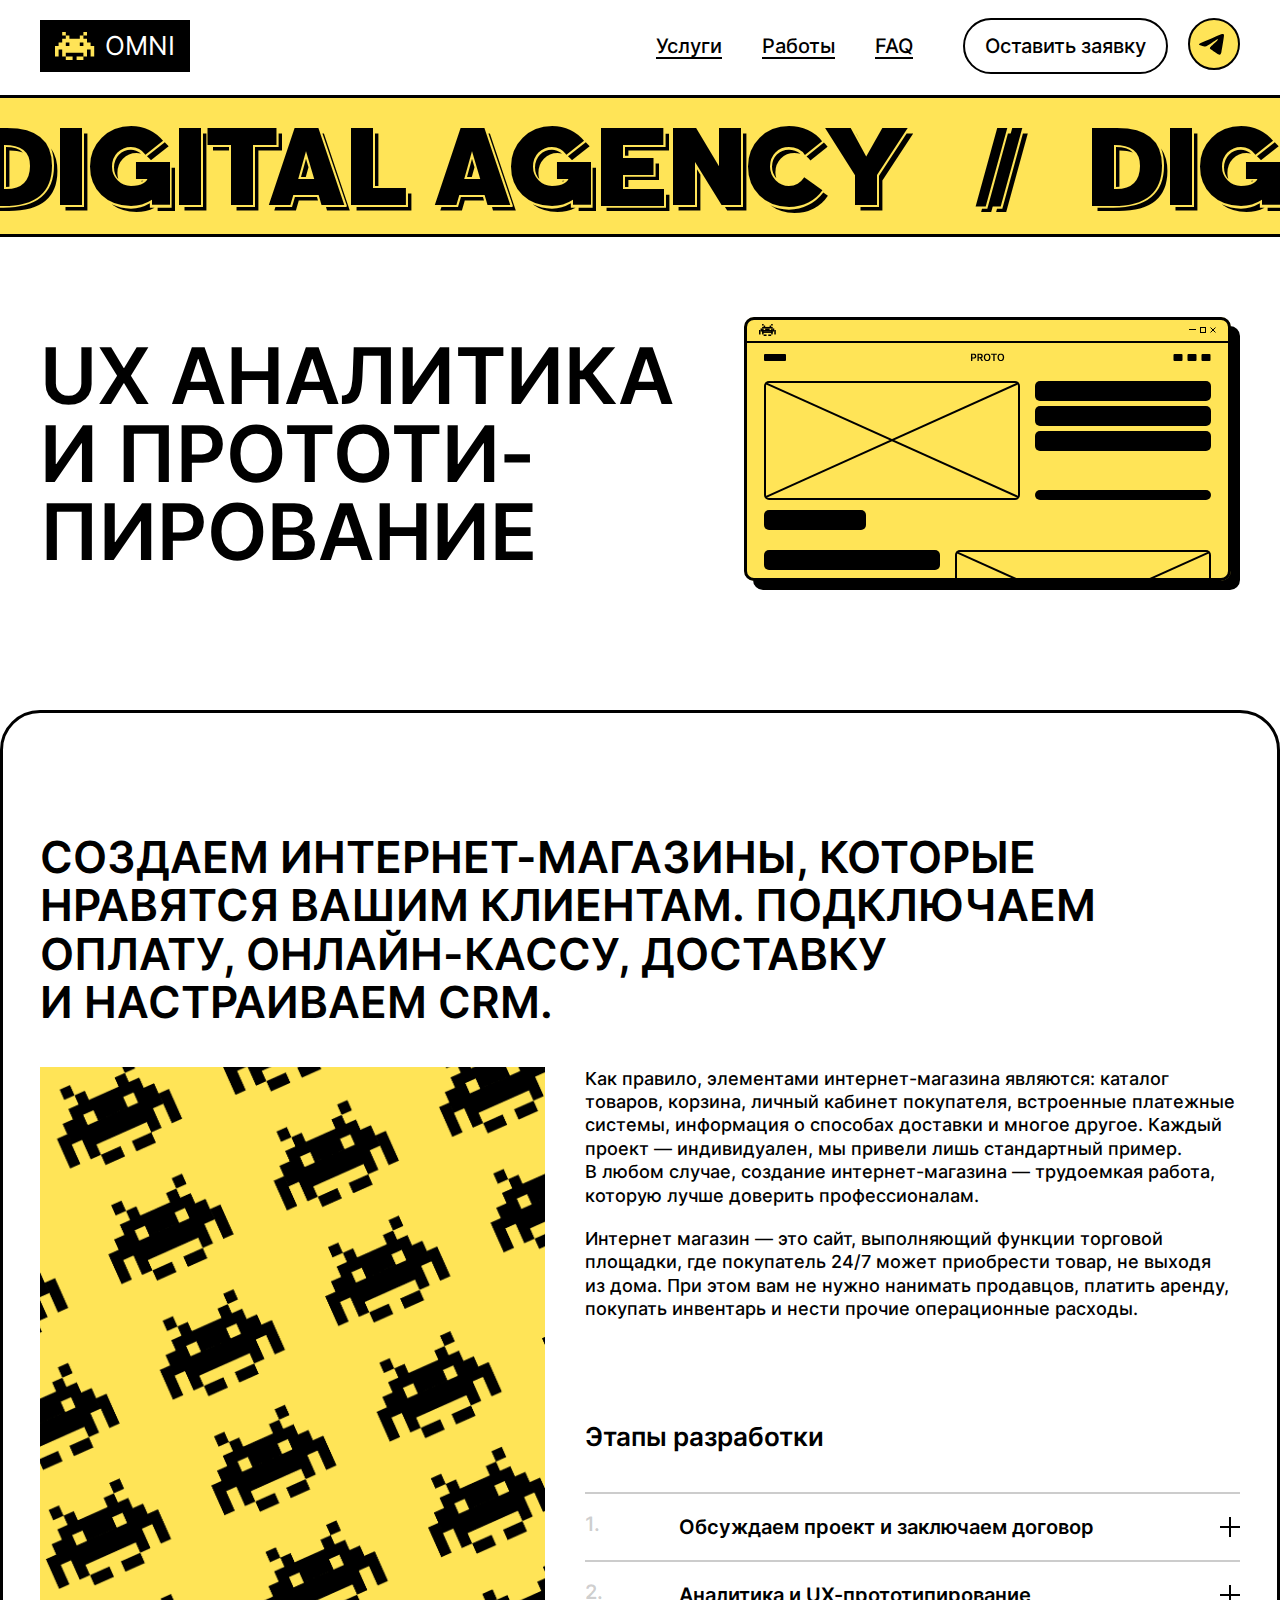
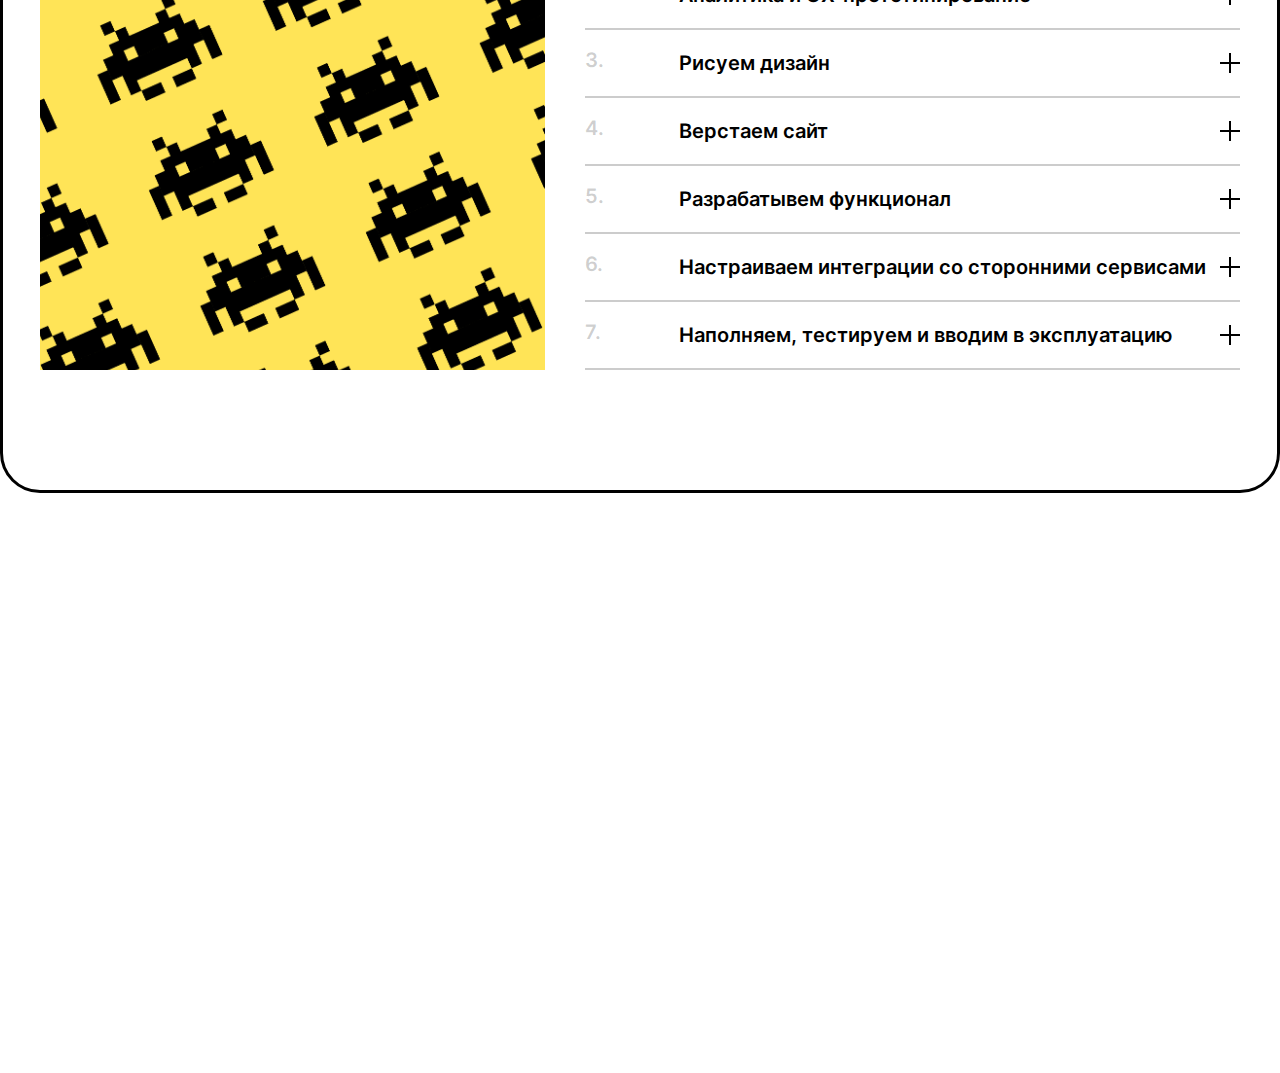
<file: ux.html>
<!DOCTYPE html>
<html lang="ru" class="page">

<head>
  <meta charset="UTF-8">
  <meta name="viewport" content="width=device-width, initial-scale=1.0">
  <link rel="shortcut icon" href="favicon.ico" type="image/x-icon">
  <meta http-equiv="X-UA-Compatible" content="ie=edge">
  <meta name="theme-color" content="#111111">
  <title>OmniAgency</title>
  <link rel="apple-touch-icon" sizes="180x180" href="img/favicon/apple-touch-icon.png">
  <link rel="icon" type="image/png" sizes="32x32" href="img/favicon/favicon-32x32.png">
  <link rel="icon" type="image/png" sizes="16x16" href="img/favicon/favicon-16x16.png">
  <link rel="manifest" href="img/favicon/site.webmanifest">
  <link rel="stylesheet" href="css/vendor.css">
  <link rel="stylesheet" href="css/main.css">
  <script defer src="js/main.js"></script>
</head>

<body class="page__body">
  <header class="header">
  <div class="header__content">
    <div class="container header__container">
      <div class="header__body">
        <a href="#" class="header__logo">
          <svg class="">
            <use xlink:href="img/sprite.svg#logo"></use>
          </svg>
          <span class="header__logo-title">Omni</span>
        </a>
        <div class="header__menu">
          <nav class="header__nav">
            <ul class="header__list list-reset">
              <li class="header__link">
                <a href="#">Услуги</a>
              </li>
              <li class="header__link">
                <a href="#">Работы</a>
              </li>
              <li class="header__link">
                <a href="#">FAQ</a>
              </li>
            </ul>
          </nav>
          <div class="header__btns">
            <button class="header__btn header__btn-app btn-main popup-open" data-popup="#popup-req">Оставить заявку</button>
            <a href="#" class="header__btn header__btn-telegram">
              <svg class="">
                <use xlink:href="img/sprite.svg#telegram"></use>
              </svg>
            </a>
          </div>
        </div>
        <button class="header__burger burger" aria-label="Открыть меню" aria-expanded="false"  data-burger>
          <span class="burger__line"></span>
        </button>
      </div>
    </div>
  </div>

  <div class="header-mobile-menu" data-menu>
    <div class="container header-mobile-menu__container">
      <nav class="header-mobile-menu__nav">
        <ul class="header-mobile-menu__list list-reset">
          <li class="header-mobile-menu__link">
            <a href="#">
              <svg viewBox="0 0 313 62" fill="none" xmlns="http://www.w3.org/2000/svg">
                <path fill-rule="evenodd" clip-rule="evenodd" d="M12.0326 61.2898H19.4473C22.8944 61.2898 26.0127 60.6441 28.6545 59.1789L28.6629 59.1743L28.6713 59.1695C31.1177 57.7922 33.1827 55.9791 34.8395 53.7424L34.8474 53.7317C36.3714 51.6552 37.6821 49.4217 38.7804 47.0357L38.791 47.0127L59.1529 0.735796H37.7974L30.8582 18.3377L21.8033 0.735796H0L2.71955 5.7358H2.04677L21.7206 41.907C21.4635 42.6912 21.2115 43.146 21.0305 43.3831L21.0232 43.3928C20.9865 43.4412 20.881 43.5689 20.4997 43.6819C19.9762 43.8223 19.0687 43.9375 17.6604 43.9375H12.0326V61.2898ZM26.7738 56.78C26.9179 56.7077 27.0598 56.6329 27.1995 56.5554C29.2842 55.3816 31.0274 53.8487 32.4289 51.9567C33.8304 50.0471 35.0392 47.9886 36.0553 45.7813L54.5553 3.7358H39.8394L39.0509 5.7358H51.5553L33.0553 47.7813C32.0392 49.9886 30.8304 52.0471 29.4289 53.9567C28.6495 55.0088 27.7645 55.9499 26.7738 56.78ZM29.968 23.1656L19.9729 3.7358H5.04677L6.13459 5.7358H16.9729L28.2201 27.5994L29.968 23.1656ZM20.7554 46.6987C19.9341 46.8579 18.9024 46.9375 17.6604 46.9375H15.0326V48.935C16.3993 48.9166 17.4928 48.7948 18.3131 48.5696C19.2241 48.3068 19.9249 47.8513 20.4154 47.2031C20.533 47.0491 20.6463 46.8809 20.7554 46.6987Z" fill="black"/>
                <path fill-rule="evenodd" clip-rule="evenodd" d="M109.034 26.9176L108.761 23.6672C108.454 19.9949 107.57 16.6401 106.057 13.6531C104.564 10.7079 102.574 8.19572 100.087 6.1521C97.621 4.10832 94.7768 2.57615 91.5895 1.53978C88.3977 0.501973 84.9532 0 81.2804 0C75.9922 0 71.1173 1.16337 66.72 3.5377C62.2639 5.92602 58.7446 9.4571 56.1712 14.0381C53.5461 18.6934 52.3174 24.2768 52.3174 30.6449C52.3174 30.9866 52.3209 31.3261 52.3279 31.6633C52.3209 31.9876 52.3174 32.3148 52.3174 32.6449C52.3174 38.6013 53.4473 43.638 55.7073 47.755C57.9847 51.8719 61.0768 54.9903 64.9836 57.1101C66.0164 57.668 67.0844 58.1525 68.1876 58.5636C72.1707 60.3952 76.5511 61.2898 81.2804 61.2898C85.524 61.2898 89.381 60.6395 92.7887 59.2563C96.0806 57.9202 98.9219 56.1237 101.252 53.8337C103.513 51.6119 105.299 49.1527 106.569 46.4533L106.572 46.4455C106.97 45.592 107.318 44.7357 107.614 43.8772V60.554H114.188C119.072 60.554 123.326 59.6757 126.725 57.6663C130.233 55.5921 132.695 52.2768 134.243 48.0479C135.755 43.9186 136.622 38.5817 136.945 32.162L136.945 32.1602L137.644 18.0881H143.247V60.554H163.332V8.10677L181.717 41.907C181.46 42.6912 181.208 43.146 181.027 43.3831L181.019 43.3928C180.983 43.4412 180.877 43.5689 180.496 43.6819C179.972 43.8223 179.065 43.9375 177.656 43.9375H172.029V61.2898H179.443C182.89 61.2898 186.009 60.6441 188.651 59.1789L188.659 59.1743L188.667 59.1695C191.114 57.7922 193.179 55.9791 194.836 53.7424L194.843 53.7317C196.368 51.6552 197.678 49.4217 198.777 47.0357L198.787 47.0127L216.281 7.25274V60.554H236.892V18.5085H259.569V60.554H276.34L291.523 38.4763V60.554H312.134V0.735796H295.141L280.179 22.7679V0.735796H197.793L190.854 18.3377L181.799 0.735796H118.445L117.496 26.2237L117.496 26.2258C117.324 30.9444 116.923 34.5191 116.337 37.0338L116.334 37.0473C115.755 39.5884 115.003 41.0182 114.331 41.7393L114.33 41.7404C113.642 42.4802 112.788 42.9461 111.639 43.1299L107.675 43.6961C108.26 41.9531 108.628 40.2009 108.763 38.4432L109.01 35.236L88.374 35.0896L87.9847 37.6585C87.8567 38.5039 87.617 39.2053 87.2943 39.7951L87.2894 39.8039L87.2846 39.8128C86.9764 40.3853 86.5853 40.8595 86.1024 41.2566C85.6341 41.6416 85.0496 41.9686 84.3089 42.214C83.5849 42.4368 82.6914 42.571 81.5958 42.571C79.716 42.571 78.2914 42.1395 77.1807 41.4134C76.0912 40.6843 75.1549 39.5487 74.4488 37.8105C73.7552 36.0421 73.3486 33.6871 73.3486 30.6449C73.3486 27.7932 73.7422 25.5105 74.4314 23.7195C75.1271 21.9569 76.0724 20.7593 77.2009 19.9581C78.3083 19.1836 79.7531 18.7188 81.7009 18.7188C82.5514 18.7188 83.2735 18.8119 83.8863 18.9721C84.3956 19.266 84.857 19.6103 85.2705 20.005C86.0589 20.7232 86.672 21.5817 87.11 22.5803C87.5655 23.5788 87.8458 24.6913 87.9509 25.9176H88.1113L88.197 26.9176H109.034ZM102.536 23.9176H105.772C105.685 22.8815 105.549 21.8815 105.363 20.9176C104.948 18.7686 104.288 16.7992 103.381 15.0092C102.067 12.4164 100.332 10.2353 98.1775 8.46591C96.0226 6.67898 93.5174 5.32126 90.6618 4.39275C87.8063 3.46425 84.6791 3 81.2804 3C76.4452 3 72.0655 4.0599 68.1412 6.17969C66.9518 6.81691 65.8363 7.54668 64.7949 8.369C64.9096 8.30502 65.0251 8.2419 65.1412 8.17969C69.0655 6.0599 73.4452 5 78.2804 5C81.6791 5 84.8062 5.46425 87.6618 6.39275C90.5174 7.32126 93.0226 8.67898 95.1775 10.4659C97.3323 12.2353 99.0667 14.4164 100.381 17.0092C101.427 19.0733 102.145 21.3761 102.536 23.9176ZM94.574 55.0861C96.3057 54.1205 97.8309 52.9898 99.1498 51.6939C101.182 49.6967 102.75 47.5244 103.854 45.1768C104.477 43.8405 104.953 42.5181 105.28 41.2097C105.532 40.2025 105.696 39.2036 105.772 38.2131L90.9509 38.108C90.8424 38.8242 90.67 39.4967 90.4338 40.1256L102.772 40.2131C102.597 42.4905 101.957 44.8118 100.854 47.1768C99.7499 49.5244 98.182 51.6967 96.1498 53.6939C95.6537 54.1813 95.1284 54.6454 94.574 55.0861ZM85.744 44.8845C85.5739 44.951 85.4 45.0134 85.2222 45.0717C84.1535 45.4046 82.9447 45.571 81.5958 45.571C79.2307 45.571 77.2073 45.0192 75.5255 43.9155C73.8437 42.7943 72.556 41.13 71.6625 38.9226C70.7866 36.6977 70.3486 33.9384 70.3486 30.6449C70.3486 27.5265 70.7778 24.8549 71.6363 22.63C72.2859 20.9799 73.1572 19.6141 74.25 18.5325C73.6178 18.794 73.0255 19.1183 72.4729 19.5057C70.7911 20.697 69.5122 22.4051 68.6363 24.63C67.7778 26.8549 67.3486 29.5265 67.3486 32.6449C67.3486 35.9384 67.7866 38.6977 68.6625 40.9226C69.556 43.13 70.8436 44.7943 72.5255 45.9155C74.2073 47.0192 76.2307 47.571 78.5958 47.571C79.9447 47.571 81.1535 47.4046 82.2222 47.0717C83.2909 46.7214 84.2194 46.2221 85.0077 45.5739C85.2696 45.3586 85.515 45.1288 85.744 44.8845ZM306.134 57.554H309.134V3.7358H296.731L295.372 5.7358H306.134V57.554ZM277.179 30.1078V3.7358H262.569V5.7358H274.179V33.9062H274.6L277.179 30.1078ZM273.137 57.554H274.762L291.523 33.1821V31.2784H291.208L273.137 57.554ZM230.892 57.554H233.892V17.5085H230.892V57.554ZM254.122 15.5085H257.122V3.7358H219.281V5.7358H254.122V15.5085ZM186.77 56.78C186.914 56.7077 187.056 56.6328 187.196 56.5554C189.28 55.3816 191.023 53.8487 192.425 51.9567C193.826 50.0471 195.035 47.9886 196.051 45.7813L214.551 3.7358H199.835L199.047 5.7358H211.551L193.051 47.7813C192.035 49.9886 190.826 52.0471 189.425 53.9567C188.646 55.0088 187.761 55.9499 186.77 56.78ZM189.964 23.1656L179.969 3.7358H165.043L166.131 5.7358H176.969L188.216 27.5994L189.964 23.1656ZM180.752 46.6987C179.93 46.8579 178.899 46.9375 177.656 46.9375H175.029V48.935C176.395 48.9166 177.489 48.7948 178.309 48.5696C179.22 48.3068 179.921 47.8513 180.411 47.2031C180.529 47.0491 180.642 46.8809 180.752 46.6987ZM157.332 57.554H160.332V3.7358H121.335L121.261 5.7358H157.332V57.554ZM113.584 45.7214C113.111 45.889 112.611 46.0141 112.085 46.0966L110.614 46.3068V47.7108C111.735 47.3085 112.705 46.6663 113.526 45.7841C113.546 45.7634 113.565 45.7425 113.584 45.7214ZM124.181 55.6297C124.532 55.4591 124.871 55.2771 125.198 55.0838C127.984 53.437 130.06 50.7479 131.426 47.0163C132.793 43.2848 133.634 38.2831 133.949 32.0114L134.69 17.0881H131.79L130.949 34.0114C130.634 40.2831 129.793 45.2848 128.426 49.0163C127.406 51.8015 125.991 54.006 124.181 55.6297Z" fill="black"/>
              </svg>
            </a>
          </li>
          <li class="header-mobile-menu__link">
            <a href="#">
              <svg viewBox="0 0 323 63" fill="none" xmlns="http://www.w3.org/2000/svg">
                <path fill-rule="evenodd" clip-rule="evenodd" d="M176.545 0.00740785C174.313 0.0870259 172.323 0.331166 170.331 0.769545C165.897 1.74567 161.745 3.68817 158.434 6.33526C157.598 7.00363 156.936 7.59926 156.15 8.39201C155.202 9.34727 154.465 10.2007 153.648 11.2916C151.998 13.4933 150.694 15.8653 149.75 18.3841C148.571 21.5282 147.884 24.9723 147.66 28.851C147.65 29.0255 147.641 29.17 147.639 29.1721C147.637 29.1743 147.573 29.0865 147.498 28.9769C147.039 28.3064 146.496 27.6074 145.96 26.9968C145.445 26.4105 144.805 25.7672 144.212 25.2389C142.094 23.3531 139.564 21.8492 136.634 20.7346C136.443 20.6619 136.261 20.5923 136.229 20.58C136.18 20.5607 136.887 20.5573 141.102 20.5566L146.031 20.5558V10.634V0.712227L123.121 0.716309L100.211 0.720376L100.203 24.5422L100.194 48.3641L92.3271 24.591C88.0001 11.5158 84.4502 0.794171 84.4385 0.765089L84.4171 0.712227L71.5306 0.716293L58.6442 0.720376L54.8987 12.0375L51.1532 23.3546L51.1497 23.2117C51.1399 22.8105 51.1083 22.0848 51.0868 21.7675C50.8661 18.5088 50.0907 15.5499 48.7618 12.8949C46.9901 9.35522 44.3268 6.44193 40.9519 4.35211C37.5252 2.23018 33.6331 1.05183 29.1442 0.77732C28.9872 0.767723 28.7047 0.751572 28.5163 0.741456C28.2682 0.728102 24.2942 0.721433 14.0869 0.717204L0 0.711381V31.4937V62.276H11.3511H22.7021L22.7062 54.3507L22.7103 46.4255L25.3524 46.4158C27.0139 46.4097 28.1094 46.3993 28.3043 46.3876C29.2725 46.3298 29.7509 46.2916 30.3918 46.221C35.3506 45.6748 39.7292 43.953 43.2093 41.1807C44.2031 40.389 45.2366 39.3908 46.0023 38.483C46.098 38.3695 46.1895 38.2625 46.2057 38.2451C46.2245 38.2249 46.1768 38.3891 46.0735 38.7005C45.3047 41.0171 38.2773 62.2596 38.2773 62.2667C38.2773 62.2718 43.7614 62.2759 50.4642 62.2759L62.6511 62.2758L64.1993 57.1605L65.7475 52.0452H71.2146H76.6818L76.7149 52.1549C76.7331 52.2153 77.3356 54.2064 78.0538 56.5794C78.772 58.9525 79.3597 60.8976 79.3597 60.9019C79.3597 60.9062 79.5049 60.9097 79.6825 60.9097H80.0053L80.2106 61.5887L80.4158 62.2678H102.879C126.356 62.2678 125.565 62.27 126.705 62.2022C130.338 61.9859 133.62 61.2985 136.564 60.1376C140.91 58.423 144.411 55.8357 146.873 52.5168C148.154 50.7914 149.089 49.0265 149.751 47.085L149.854 46.7848L149.876 46.841C149.967 47.0651 150.246 47.6714 150.433 48.0521C151.312 49.8429 152.515 51.6618 153.844 53.2081C154.624 54.1155 155.564 55.0503 156.444 55.7943C158.532 57.5582 160.871 58.9102 163.59 59.9237C163.768 59.9902 164.024 60.0956 164.158 60.158C167.567 61.7375 171.43 62.6864 175.461 62.9339C176.896 63.0221 178.511 63.022 179.962 62.9337C185.78 62.5797 191.208 60.7566 195.618 57.6756C198.906 55.3789 201.667 52.3276 203.762 48.6737C205.676 45.3375 206.916 41.519 207.482 37.2194C207.647 35.9679 207.747 34.77 207.813 33.267C207.84 32.6401 207.84 30.3459 207.813 29.7293C207.706 27.341 207.492 25.4436 207.108 23.4908C206.942 22.6495 206.682 21.5571 206.476 20.8363L206.395 20.5558H212.452H218.508V41.4159V62.276H229.761H241.015V41.4159V20.5558H247.864H254.714L254.718 41.4118L254.722 62.2678H267.305C280.399 62.2678 280.094 62.2693 281.233 62.202C286.132 61.9128 290.41 60.7598 294.149 58.7212C296.749 57.304 298.93 55.5424 300.686 53.4417L300.926 53.1549L300.934 57.7114L300.942 62.2678L311.971 62.2719L323 62.276V31.4941V0.712227L311.971 0.716293L300.942 0.720376L300.938 14.1108L300.934 27.5013L300.8 27.3426C299.876 26.2452 298.766 25.1809 297.633 24.3047C296.026 23.0612 294.215 22.0078 292.223 21.1563C288.829 19.7061 285.09 18.9038 280.784 18.7016C280.154 18.672 279.195 18.6532 278.301 18.653L277.433 18.6527V9.68249V0.712243H239.922H202.411L202.41 6.44979C202.409 12.0837 202.409 12.1866 202.378 12.1467C202.361 12.1243 202.262 11.9852 202.157 11.8376C200.418 9.38646 198.239 7.19811 195.839 5.49172C192.957 3.4427 189.541 1.88392 185.955 0.980993C183.734 0.421731 181.51 0.110659 179.032 0.0129861C178.678 -0.000969426 176.892 -0.00496995 176.545 0.00740785ZM178.365 4.07889C179.311 4.1002 179.961 4.13756 180.785 4.21804C184.474 4.578 187.836 5.58524 190.977 7.27088C193.59 8.67342 195.832 10.5026 197.722 12.7729C199.469 14.8703 200.901 17.3255 201.845 19.8401C202.87 22.5693 203.467 25.5319 203.674 28.9161C203.73 29.8317 203.74 30.2138 203.74 31.5022C203.74 32.7891 203.731 33.1422 203.674 34.0721C203.37 39.0654 202.182 43.3046 200.092 46.8566C197.962 50.4743 195.222 53.2544 191.77 55.3013C191.477 55.4744 190.969 55.7589 190.832 55.8255L190.742 55.8692L190.8 55.8155C190.832 55.7859 190.967 55.6666 191.101 55.5503C192.98 53.92 194.656 51.874 196.013 49.5563C196.304 49.0587 196.498 48.6991 196.774 48.1449C198.414 44.8471 199.349 41.0237 199.597 36.6014C199.681 35.1106 199.681 33.3308 199.597 31.8357C199.333 27.1178 198.276 23.0465 196.429 19.6368C194.921 16.854 192.988 14.462 190.709 12.5615C189.583 11.6218 188.325 10.7712 186.983 10.0416C183.561 8.18195 179.776 7.11417 175.681 6.85323C174.885 6.80253 174.38 6.79129 173.308 6.80038C172.28 6.80912 172.069 6.8164 171.326 6.86907C167.602 7.13292 164.182 8.04725 161.023 9.62353C160.805 9.73207 160.627 9.81806 160.627 9.81461C160.627 9.81117 160.783 9.68413 160.974 9.53231C161.887 8.80528 162.806 8.17834 163.775 7.62111C167.69 5.37061 172.101 4.18543 176.953 4.08011C177.253 4.07359 177.543 4.06725 177.597 4.06603C177.651 4.06482 177.996 4.0706 178.365 4.07889ZM27.9455 4.81128C30.3227 4.87855 32.3644 5.19499 34.3494 5.80383C37.02 6.62296 39.4565 8.00108 41.4086 9.79661C42.0122 10.3518 42.6223 11.0041 43.1266 11.6336C45.4311 14.5099 46.7313 17.9837 47.0019 21.9871C47.0539 22.7566 47.0691 24.0438 47.0349 24.7684C46.9003 27.6136 46.3102 30.0568 45.2181 32.2911C44.5734 33.61 43.7146 34.8993 42.7369 36.0158C42.4523 36.3409 41.6578 37.1395 41.3433 37.4167C40.2108 38.4149 38.9993 39.2379 37.6412 39.9317L37.2906 40.1108L37.4781 39.9358C38.8626 38.6441 39.994 37.1643 40.9042 35.4547C41.6406 34.0714 42.2229 32.415 42.5566 30.754C43.1245 27.9273 43.1071 24.5908 42.5099 21.7696C41.956 19.1532 40.9124 16.8309 39.3714 14.7857C38.8809 14.1347 38.4753 13.6648 37.9024 13.0839C36.733 11.8979 35.4353 10.9175 33.9227 10.077C31.9005 8.95321 29.624 8.19364 27.1382 7.81323C26.2956 7.6843 25.5401 7.60998 24.3657 7.54051C24.1331 7.52675 21.3633 7.52013 14.0624 7.51589L4.07725 7.51008V6.16329C4.07725 5.42254 4.08215 4.81161 4.08813 4.80565C4.10617 4.78765 27.3042 4.79313 27.9455 4.81128ZM90.0772 30.811C94.8117 45.1154 98.7872 57.1283 98.9118 57.5062L99.1382 58.1935L96.6433 58.1894L94.1485 58.1853L85.7679 32.8637C81.1585 18.9368 77.3829 7.53513 77.3776 7.52661C77.3716 7.5168 74.3036 7.51109 69.0369 7.51109H60.7058L60.84 7.10039C60.9139 6.8745 61.1155 6.26334 61.288 5.74223L61.6018 4.79477L71.5354 4.79885L81.4691 4.80294L90.0772 30.811ZM141.937 10.634V16.4732H139.891H137.844V11.9921V7.51109H121.07H104.296V6.15295V4.7948H123.117H141.937V10.634ZM253.03 10.6381L253.034 16.4732H250.988H248.941L248.937 11.9962L248.933 7.51922L227.719 7.51516L206.505 7.51107V6.15293V4.79479L229.765 4.79887L253.026 4.80294L253.03 10.6381ZM273.339 13.7639V22.7329L276.695 22.7403C278.761 22.7449 280.182 22.7545 280.393 22.7653C282.714 22.884 284.353 23.0891 286.15 23.4855C289.71 24.271 292.882 25.7247 295.343 27.6988C297.344 29.3041 298.957 31.36 299.934 33.5516C300.34 34.462 300.692 35.5431 300.892 36.4918L300.934 36.6913V40.2682V43.845L300.86 44.1756C300.425 46.1267 299.646 47.9105 298.511 49.5566C296.977 51.7829 294.998 53.5587 292.445 55.0004C292.163 55.1599 291.618 55.4467 291.611 55.4397C291.609 55.4373 291.671 55.3807 291.749 55.3139C291.985 55.112 292.904 54.1862 293.162 53.8913C295.641 51.0538 296.935 47.8854 297.15 44.1239C297.195 43.3213 297.186 42.2467 297.125 41.47C296.92 38.8204 296.16 36.4694 294.839 34.4009C293.886 32.908 292.661 31.5475 291.249 30.4149C289.766 29.2244 288.026 28.2262 286.043 27.4266C283.316 26.3276 280.245 25.6922 276.772 25.5089C275.874 25.4615 275.114 25.452 272.193 25.4518L269.262 25.4516L269.258 16.4854L269.254 7.51922L264.031 7.51512L258.808 7.51104V6.16376C258.808 5.42277 258.813 4.81161 258.819 4.80565C258.825 4.79968 262.094 4.7948 266.084 4.7948H273.339V13.7639ZM319.559 31.4941V58.1934H317.52H315.482L315.477 32.8563L315.473 7.51922L310.25 7.51512L305.027 7.51104V6.15291V4.7948H312.293H319.559V31.4941ZM18.6086 25.0863V31.0808L21.5646 31.0747C24.1534 31.0693 24.5561 31.0652 24.806 31.0417C25.3928 30.9865 25.8656 30.9149 26.3284 30.8113C26.4346 30.7874 26.5244 30.7708 26.5278 30.7742C26.5312 30.7776 26.4712 30.8639 26.3944 30.966C25.2858 32.4392 23.597 33.3657 21.461 33.6727C20.6441 33.7901 20.4563 33.7956 17.2998 33.7956L14.5313 33.7956V26.4438V19.0919H16.57H18.6086V25.0863ZM118.827 20.9693V22.7329L122.183 22.7403C124.27 22.7449 125.665 22.7544 125.873 22.7653C126.873 22.818 127.436 22.8585 128.075 22.9235C130.951 23.2161 133.554 23.8508 135.882 24.8272C138.08 25.7488 139.898 26.8687 141.489 28.2793C141.806 28.5603 142.583 29.3417 142.858 29.6561C145.04 32.1492 146.255 34.8834 146.633 38.1547C146.769 39.3336 146.784 40.7208 146.675 41.9526C146.451 44.4618 145.689 46.8064 144.436 48.8409C142.862 51.3952 140.661 53.4627 137.842 55.0345C137.566 55.1883 137.074 55.447 137.069 55.4412C137.066 55.4386 137.124 55.384 137.197 55.32C137.81 54.783 138.555 53.9986 139.124 53.2894C140.891 51.0911 141.98 48.6616 142.427 45.9213C142.523 45.3316 142.572 44.9023 142.626 44.1972C142.654 43.8177 142.654 42.1517 142.625 41.7574C142.457 39.4489 141.953 37.5336 141.032 35.6986C139.907 33.4563 138.165 31.4428 135.983 29.8636C133.681 28.1971 130.74 26.9205 127.585 26.2182C125.746 25.8087 124.105 25.6013 121.755 25.4816C121.546 25.471 120.117 25.4613 118.081 25.4566L114.75 25.4491V22.3274V19.2058H116.789H118.827V20.9693ZM236.921 38.6996V58.1934H234.882H232.844V38.6996V19.2058H234.882H236.921V38.6996ZM169.781 20.1044C168.245 21.9475 167.254 24.5321 166.85 27.7531C166.696 28.9835 166.638 30.0089 166.638 31.5022C166.639 32.6925 166.66 33.2533 166.744 34.2348C166.92 36.293 167.33 38.19 167.926 39.6999C168.713 41.6969 169.887 43.3098 171.356 44.4142C172.659 45.3939 174.321 46.0166 176.178 46.2211C176.684 46.2768 176.879 46.2883 177.483 46.2981C178.868 46.3207 180.111 46.1639 181.226 45.826C181.329 45.7948 181.415 45.771 181.417 45.7732C181.419 45.7754 181.338 45.8682 181.236 45.9794C180.222 47.0909 178.928 47.9404 177.512 48.4239C176.33 48.8278 175.08 49.0194 173.626 49.0194C171.708 49.0194 170.086 48.678 168.643 47.971C167.733 47.5245 167.043 47.0285 166.303 46.2885C165.484 45.4695 164.866 44.5943 164.297 43.449C163.82 42.4877 163.489 41.5588 163.197 40.3632C162.803 38.752 162.6 37.0363 162.552 34.9245C162.499 32.5841 162.688 30.3649 163.1 28.4932C163.399 27.1355 163.794 25.9979 164.346 24.9067C164.771 24.0648 165.186 23.4282 165.738 22.7678C165.985 22.4716 166.587 21.8696 166.866 21.6384C167.707 20.9411 168.587 20.437 169.638 20.0498C169.755 20.0069 169.86 19.9714 169.871 19.971C169.883 19.9706 169.842 20.0306 169.781 20.1044ZM24.3738 20.475C24.4994 20.4842 24.6902 20.5023 24.7979 20.5153C25.0225 20.5424 25.0223 20.5422 25.3847 20.831C26.524 21.7389 27.3472 23.1292 27.6446 24.6477L27.6798 24.8278L27.6143 25.0234C27.4661 25.4653 27.2079 25.8673 26.8988 26.1373C26.4723 26.5098 25.8825 26.7612 25.1322 26.8903C24.6525 26.9728 24.4785 26.9841 23.5624 26.9923L22.7021 27.0001V23.7291V20.4582L23.4238 20.4582C23.8207 20.4583 24.2482 20.4658 24.3738 20.475ZM178.29 20.7838C178.613 20.8034 178.942 20.8392 179.189 20.8815L179.372 20.9126L179.569 21.0457C180.12 21.4172 180.481 21.7151 180.958 22.1897C181.45 22.6801 181.793 23.0956 182.166 23.6543C182.668 24.405 183.051 25.1588 183.428 26.1347C184.133 27.9611 184.532 30.0195 184.666 32.5138C184.679 32.7503 184.677 32.9056 184.658 33.2132C184.519 35.4715 184.11 37.3215 183.423 38.7983C183.191 39.2976 182.848 39.8571 182.537 40.2448C182.358 40.468 181.955 40.8711 181.74 41.0419C180.928 41.6877 179.963 42.048 178.69 42.1812C178.351 42.2166 177.462 42.2303 177.083 42.2059C176.022 42.1376 175.164 41.9205 174.413 41.53C173.597 41.1058 172.898 40.403 172.323 39.4288C172.17 39.1704 171.877 38.5686 171.753 38.2604C171.328 37.2015 171.008 35.7762 170.855 34.2592C170.772 33.4367 170.741 32.8454 170.728 31.8519C170.692 28.9306 171.042 26.527 171.77 24.7115C171.897 24.3926 172.203 23.7762 172.368 23.5021C173.374 21.8401 174.77 20.996 176.823 20.8082C176.97 20.7947 177.139 20.7813 177.197 20.7785C177.459 20.766 178.045 20.7688 178.29 20.7838ZM68.3656 24.5721C68.8761 26.2604 69.0707 26.9256 69.064 26.9592C69.0589 26.9848 68.3711 29.2636 67.5357 32.0231C66.7002 34.7827 66.0126 37.0607 66.0076 37.0853L65.9985 37.13H69.0817H72.1649L72.2139 37.2886C72.3241 37.6452 72.9828 39.8284 72.9828 39.837C72.9828 39.8421 70.4904 39.8463 67.444 39.8463H61.9052L61.9146 39.8097C61.9197 39.7895 63.1186 35.8261 64.5787 31.0021L67.2334 22.2311L67.4457 22.2313L67.6579 22.2315L68.3656 24.5721ZM118.827 41.6686V46.8254L121.971 46.8194C125.31 46.813 125.221 46.8149 125.883 46.7352C126.183 46.699 126.641 46.6211 126.921 46.5586C127.053 46.529 127.161 46.5074 127.161 46.5105C127.161 46.5176 127.108 46.6017 127.096 46.6126C127.092 46.6171 127.068 46.6506 127.043 46.6871C127.018 46.7237 126.983 46.7694 126.965 46.7888C126.947 46.8082 126.936 46.824 126.941 46.824C126.947 46.824 126.934 46.8414 126.913 46.8626C126.893 46.8839 126.861 46.9222 126.843 46.9479C126.825 46.9735 126.781 47.0275 126.744 47.0678C126.708 47.1082 126.653 47.1696 126.622 47.2043C126.502 47.3398 126.077 47.7447 125.999 47.7977C125.979 47.8113 125.959 47.8269 125.955 47.8324C125.95 47.8379 125.917 47.8639 125.881 47.8903C125.845 47.9166 125.806 47.9474 125.794 47.9585C125.782 47.9697 125.768 47.9789 125.762 47.9789C125.756 47.9789 125.73 47.9964 125.705 48.0177C125.68 48.0391 125.635 48.0739 125.604 48.095C125.572 48.1161 125.547 48.1389 125.547 48.1456C125.547 48.1523 125.533 48.1578 125.516 48.1578C125.498 48.1578 125.482 48.1635 125.479 48.1704C125.471 48.1883 125.21 48.353 125.189 48.353C125.179 48.353 125.172 48.3585 125.172 48.3653C125.172 48.372 125.151 48.3866 125.127 48.3976C125.102 48.4087 125.056 48.4338 125.025 48.4534C124.941 48.5056 124.489 48.7274 124.291 48.8132C123.37 49.2123 122.263 49.4496 120.974 49.5236C120.794 49.5339 119.55 49.5403 117.717 49.5403H114.75V43.0261V36.5119H116.789H118.827V41.6686ZM273.339 41.6687V46.8254L276.491 46.8194C279.265 46.814 279.677 46.8101 279.928 46.7864C280.528 46.7299 281.021 46.6565 281.465 46.5574C281.597 46.5279 281.706 46.5072 281.706 46.5115C281.706 46.5158 281.653 46.5933 281.588 46.6839C281.233 47.1799 280.726 47.6788 280.205 48.0462C278.923 48.9502 277.457 49.4106 275.5 49.5239C275.336 49.5334 274.004 49.5401 272.242 49.5402L269.262 49.5403V43.0261V36.5119H271.3H273.339V41.6687ZM125.025 37.8944C125.146 37.9033 125.348 37.9226 125.473 37.9372L125.701 37.9638L125.832 38.0631C126.582 38.6321 127.226 39.3932 127.617 40.1704C127.782 40.4976 128.009 41.0979 128.013 41.2147C128.014 41.2399 127.971 41.3304 127.91 41.4343C127.779 41.6561 127.541 41.9023 127.308 42.0564C127.116 42.1835 126.751 42.3627 126.529 42.4392C126.316 42.5123 125.957 42.5998 125.694 42.6427C125.206 42.722 125.069 42.7295 123.969 42.7371L122.921 42.7443V40.3112V37.8782L123.863 37.8782C124.381 37.8782 124.904 37.8855 125.025 37.8944ZM279.553 37.8944C279.997 37.9271 280.225 37.9596 280.287 37.9992C280.475 38.1204 280.937 38.5332 281.212 38.8267C281.814 39.4681 282.26 40.2331 282.497 41.0329L282.557 41.2355L282.514 41.3226C282.324 41.7104 281.97 42.0287 281.453 42.2784C281.107 42.4456 280.735 42.5572 280.262 42.6355C279.736 42.7226 279.617 42.7294 278.489 42.7371L277.433 42.7443V40.3112V37.8782L278.383 37.8782C278.905 37.8782 279.432 37.8855 279.553 37.8944ZM18.6086 51.6304V58.1934H16.57H14.5313V51.6304V45.0674H16.57H18.6086V51.6304ZM61.8764 50.7073C61.8764 50.714 61.3679 52.3993 60.7464 54.4524L59.6165 58.1853L57.9803 58.1894C56.6355 58.1928 56.3456 58.1898 56.3523 58.1722C56.3607 58.1503 58.5741 50.8431 58.6011 50.748L58.6161 50.6951H60.2463C61.1428 50.6951 61.8764 50.7006 61.8764 50.7073Z" fill="black"/>
              </svg>
            </a>
          </li>
          <li class="header-mobile-menu__link">
            <a href="#">
              <svg viewBox="0 0 155 65" fill="none" xmlns="http://www.w3.org/2000/svg">
                <path fill-rule="evenodd" clip-rule="evenodd" d="M0 60.554H20.6108V39.5313H40.4969L33.5578 60.554H55.7023L58.8121 50.2528H71.6323L74.4402 59.554H74.9102L75.2121 60.554H97.3567L77.612 0.735796H53.3024L41.5284 36.4062V21.7585H20.6108V18.5085H43.8409V0.735796H0V60.554ZM14.6108 57.554H17.6108V38.5313H14.6108V57.554ZM35.5284 36.5313H38.5284V24.7585H17.6108V17.5085H14.6108V26.7585H35.5284V36.5313ZM37.8409 15.5085H40.8409V3.7358H3V5.7358H37.8409V15.5085ZM89.5471 57.554H93.2072L75.443 3.7358H55.4714L54.8113 5.7358H72.443L89.5471 57.554ZM51.078 57.554H53.4743L55.9803 49.2528H53.584L51.078 57.554ZM59.8842 36.321L63.6553 23.8292L62.6674 20.5568H62.247L56.8842 38.321H68.0302L67.4264 36.321H59.8842ZM65.2222 29.0194L66.5208 33.321H63.9236L65.2222 29.0194Z" fill="black"/>
                <path fill-rule="evenodd" clip-rule="evenodd" d="M132.937 63.5483L133.796 64.5483H154.476L143.942 51.8088C145.121 50.4398 146.177 48.9322 147.111 47.2899L147.114 47.2852C149.758 42.6126 150.998 37.0187 150.998 30.6449C150.998 24.2717 149.758 18.6839 147.111 14.0261C144.517 9.44467 140.969 5.9173 136.481 3.53275C132.051 1.16183 127.144 0 121.824 0C116.473 0 111.547 1.16045 107.114 3.53365C102.64 5.92004 99.1019 9.44944 96.509 14.0309L96.5069 14.0346C93.8805 18.6905 92.6511 24.2751 92.6511 30.6449C92.6511 36.9837 93.882 42.5559 96.5042 47.2242L96.5079 47.2308L96.5117 47.2374C99.1038 51.798 102.637 55.3287 107.098 57.7473L107.105 57.7511L107.112 57.7549C107.635 58.0353 108.166 58.2988 108.703 58.5454M113.953 34.5824C113.777 33.4172 113.682 32.1081 113.682 30.6449C113.682 27.6655 114.073 25.3387 114.745 23.5726C115.429 21.8033 116.346 20.655 117.408 19.9207L117.413 19.9169C118.484 19.1728 119.898 18.7188 121.824 18.7188C122.728 18.7188 123.516 18.8187 124.205 19.0006C124.451 19.1401 124.69 19.2909 124.921 19.4531C126.585 20.5919 127.838 22.2737 128.679 24.4986C129.445 26.4685 129.869 28.8431 129.952 31.6223C129.915 32.7899 129.813 33.8502 129.653 34.8096L129.473 34.5824H113.953ZM114.436 18.512C113.818 18.7652 113.24 19.0789 112.702 19.4531C111.055 20.5919 109.802 22.2737 108.944 24.4986C108.103 26.706 107.682 29.4214 107.682 32.6449C107.682 35.8684 108.103 38.5926 108.944 40.8175C109.802 43.0249 111.055 44.7067 112.702 45.8629C114.366 47.0017 116.407 47.571 118.824 47.571C119.118 47.571 119.405 47.5627 119.687 47.5459L117.676 44.883C116.968 44.6189 116.31 44.2789 115.702 43.8629C114.055 42.7067 112.802 41.0249 111.944 38.8175C111.515 37.6839 111.196 36.4208 110.986 35.0281C110.964 34.881 110.943 34.7324 110.923 34.5824C110.763 33.3651 110.682 32.0526 110.682 30.6449C110.682 27.4214 111.103 24.706 111.944 22.4986C112.567 20.8836 113.398 19.5547 114.436 18.512ZM118.184 39.5824H125.026L127.669 42.9026C128.054 42.2693 128.39 41.5743 128.679 40.8175C128.889 40.2737 129.073 39.7001 129.231 39.0966L128.026 37.5824H116.674L118.184 39.5824ZM143.449 61.5483L136.929 53.6638C138.699 52.01 140.224 50.0579 141.503 47.8075C143.833 43.6906 144.998 38.6364 144.998 32.6449C144.998 26.6534 143.833 21.608 141.503 17.5085C139.173 13.3916 136.028 10.282 132.069 8.17969C128.109 6.0599 123.695 5 118.824 5C113.919 5 109.487 6.0599 105.528 8.17969C105.394 8.25075 105.262 8.32294 105.131 8.3963C106.187 7.56282 107.32 6.82395 108.528 6.17969C112.487 4.0599 116.919 3 121.824 3C126.695 3 131.109 4.0599 135.069 6.17969C139.028 8.28196 142.173 11.3916 144.503 15.5085C146.833 19.608 147.998 24.6534 147.998 30.6449C147.998 36.6364 146.833 41.6906 144.503 45.8075C143.753 47.1273 142.918 48.3446 141.999 49.4592C141.351 50.2451 140.661 50.9799 139.929 51.6638L148.103 61.5483H143.449Z" fill="black"/>
              </svg>
            </a>
          </li>
        </ul>
      </nav>
      <button class="header-mobile-menu__btn popup-open" data-popup="#popup-req">Оставить заявку</button>
      <div class="header-mobile-menu__footer">
        <a href="tel:+79063684140" class="header-mobile-menu__tel">+7 906 368-41-40</a>
        <a href="#">telegram</a>
      </div>
    </div>
  </div>
</header>

  <div class="page__inner">
    <main class="main">
      <div class="bg-white bg-white__back">
        <div class="marquee" id="marquee">
  <h1>DIGITAL AGENCY // </h1>
  <h1>DIGITAL AGENCY // </h1>
  <h1>DIGITAL AGENCY // </h1>
  <h1>DIGITAL AGENCY // </h1>
  <h1>DIGITAL AGENCY // </h1>
  <h1>DIGITAL AGENCY // </h1>
  <h1>DIGITAL AGENCY // </h1>
  <h1>DIGITAL AGENCY // </h1>
  <h1>DIGITAL AGENCY // </h1>
  <h1>DIGITAL AGENCY // </h1>
  <h1>DIGITAL AGENCY // </h1>
  <h1>DIGITAL AGENCY // </h1>
  <h1>DIGITAL AGENCY // </h1>
  <h1>DIGITAL AGENCY // </h1>
  <h1>DIGITAL AGENCY // </h1>
  <h1>DIGITAL AGENCY // </h1>
  <h1>DIGITAL AGENCY // </h1>
</div>

        <section class="dev-intro">
          <div class="container">
            <div class="dev-intro__content">
              <h1 class="dev-intro__title">UX анали­тика и прототи­пирование</h1>
              <img class="dev-intro__img" src="img/pages/ux.svg" alt="">
            </div>
          </div>
        </section>
      </div>
        <div class="works works__white">
          <section class="stages stages__white">
            <div class="container">
              <div class="stages__content">
                <h2 class="stages__title title-h2">Создаем интернет-магазины, которые нравятся вашим клиентам. Подключаем оплату, онлайн-кассу, доставку и настраиваем CRM.</h2>
                <div class="stages__body">
                  <div class="stages__text">
                    <span class="text-main">Как правило, элементами интернет-магазина являются: каталог товаров, корзина, личный кабинет покупателя, встроенные платежные системы, информация о способах доставки и многое другое. Каждый проект — индивидуален, мы привели лишь стандартный пример. В любом случае, создание интернет-магазина — трудоемкая работа, которую лучше доверить профессионалам.</span>
                    <span class="text-main">Интернет магазин — это сайт, выполняющий функции торговой площадки, где покупатель 24/7 может приобрести товар, не выходя из дома. При этом вам не нужно нанимать продавцов, платить аренду, покупать инвентарь и нести прочие операционные расходы.</span>
                  </div>
                  <div class="stages__pic">
                    <picture>
                      <source srcset="img/pages/sites/robots.webp" type="image/webp">
                      <img loading="lazy" src="img/pages/sites/robots.png" class="image" width="" height="" alt="Роботы">
                    </picture>
                  </div>
                  <div class="stages-items">
                    <h3 class="stages-items__title sites-item__title">Этапы разработки</h3>
                    <div class="stages-list accordion-list">
                      <ol>
                        <li>
                          <span>Обсуждаем проект и заключаем договор</span>
                          <div>
                            Для старта работ необходимо зафиксировать задачу и условия, на основе которых мы сделаем встречное предложение по стоимости, сроку и этапам выполнения проекта. После закрепления этих условий мы заключаем договор. Для старта работ необходимо зафиксировать задачу и условия, на основе которых мы сделаем встречное предложение по стоимости, сроку и этапам выполнения проекта. После закрепления этих условий мы заключаем договор. Для старта работ необходимо зафиксировать задачу и условия, на основе которых мы сделаем встречное предложение по стоимости, сроку и этапам выполнения проекта. После закрепления этих условий мы заключаем договор. Для старта работ необходимо зафиксировать задачу и условия, на основе которых мы сделаем встречное предложение по стоимости, сроку и этапам выполнения проекта. После закрепления этих условий мы заключаем договор.
                          </div>
                        </li>
                        <li>
                          <span>Аналитика и UX-прототипирование</span>
                          <div>
                            Для старта работ необходимо зафиксировать задачу и условия, на основе которых мы сделаем встречное предложение по стоимости, сроку и этапам выполнения проекта. После закрепления этих условий мы заключаем договор.
                          </div>
                        </li>
                        <li>
                          <span>Рисуем дизайн</span>
                          <div>
                            Для старта работ необходимо зафиксировать задачу и условия, на основе которых мы сделаем встречное предложение по стоимости, сроку и этапам выполнения проекта. После закрепления этих условий мы заключаем договор.
                          </div>
                        </li>
                        <li>
                          <span>Верстаем сайт</span>
                          <div>
                            Для старта работ необходимо зафиксировать задачу и условия, на основе которых мы сделаем встречное предложение по стоимости, сроку и этапам выполнения проекта. После закрепления этих условий мы заключаем договор.
                          </div>
                        </li>
                        <li>
                          <span>Разрабатывем функционал</span>
                          <div>
                            Для старта работ необходимо зафиксировать задачу и условия, на основе которых мы сделаем встречное предложение по стоимости, сроку и этапам выполнения проекта. После закрепления этих условий мы заключаем договор.
                          </div>
                        </li>
                        <li>
                          <span>Настраиваем интеграции со сторонними сервисами</span>
                          <div>
                            Для старта работ необходимо зафиксировать задачу и условия, на основе которых мы сделаем встречное предложение по стоимости, сроку и этапам выполнения проекта. После закрепления этих условий мы заключаем договор.
                          </div>
                        </li>
                        <li>
                          <span>Наполняем, тестируем и вводим в эксплуатацию</span>
                          <div>
                            Для старта работ необходимо зафиксировать задачу и условия, на основе которых мы сделаем встречное предложение по стоимости, сроку и этапам выполнения проекта. После закрепления этих условий мы заключаем договор.
                          </div>
                        </li>
                      </ol>
                    </div>
                  </div>
                </div>
              </div>
            </div>
          </section>
        </div>
    </main>
    <footer class="footer">
  <div class="container">
    <div class="footer__content">
      <div class="footer__row">
        <div class="footer__left">
          <img class="footer__arrow" src="img/svg/arrow_footer.svg" alt="">
        </div>
        <button class="footer__btn">Оставить заявку</button>
      </div>
      <div class="footer__row">
        <div class="footer__left">
          <a href="#" class="header__logo footer__logo">
            <svg class="">
              <use xlink:href="img/sprite.svg#logo"></use>
            </svg>
            <span class="header__logo-title">Omni</span>
          </a>
        </div>
        <div class="footer__contacts">
          <a href="" class="footer__contacts-email">info@omniagency.ru</a>
          <div class="footer__contacts-social">
            <a href="tel:+79063684140">+7 906 368-41-40</a>
            <a href="#">telegram</a>
          </div>
        </div>
      </div>
      <div class="footer__row">
        <div class=""></div>
        <div class="footer__nav">
          <ul class="list-reset">
            <li>
              <a href="#">Главная</a>
            </li>
            <li>
              <a href="#">Услуги</a>
            </li>
            <li>
              <a href="#">Наши работы</a>
            </li>
            <li>
              <a href="#">Контакты</a>
            </li>
          </ul>
        </div>
      </div>
      <div class="footer__row">
        <span class="footer__rights">ИП Андреев Александр Владимирович <br>ИНН: 526097610780, ОГРНИП: 316527500080665</span>
        <span class="footer__rights">Данный сайт носит информационно-справочный характер и ни при каких условиях не является публичной офертой. <br>Политика конфиденциальности и условия обработки персональных данных.</span>
      </div>
    </div>
  </div>
</footer>

    <div class="popup popup-clients" id="popup-clients">
  <div class="popup-body poup-clients__body">
    <button class="popup-close btn-reset close-btn">
      <img src="img/icons/close-btn.svg" alt="">
    </button>
    <div class="container">
      <h2 class="popup-title title-h2">Все наши клиенты</h2>
      <div class="clients__cards popup-clients__cards">
        <a href="#" class="clients__card">
          <img src="img/pages/main-page/client_1.svg" alt="">
        </a>
        <a href="#" class="clients__card">
          <img src="img/pages/main-page/client_2.svg" alt="">
        </a>
        <a href="#" class="clients__card">
          <img src="img/pages/main-page/client_3.svg" alt="">
        </a>
        <a href="#" class="clients__card">
          <img src="img/pages/main-page/client_4.svg" alt="">
        </a>
        <a href="#" class="clients__card">
          <img src="img/pages/main-page/client_5.svg" alt="">
        </a>
        <a href="#" class="clients__card">
          <img src="img/pages/main-page/client_6.svg" alt="">
        </a>
        <a href="#" class="clients__card">
          <img src="img/pages/main-page/client_7.svg" alt="">
        </a>
        <a href="#" class="clients__card">
          <img src="img/pages/main-page/client_8.svg" alt="">
        </a>
        <a href="#" class="clients__card">
          <img src="img/pages/main-page/client_9.svg" alt="">
        </a>
        <a href="#" class="clients__card">
          <img src="img/pages/main-page/client_10.svg" alt="">
        </a>
        <a href="#" class="clients__card">
          <img src="img/pages/main-page/client_11.svg" alt="">
        </a>
        <a href="#" class="clients__card">
          <img src="img/pages/main-page/client_12.svg" alt="">
        </a>
        <a href="#" class="clients__card">
          <img src="img/pages/main-page/client_5.svg" alt="">
        </a>
        <a href="#" class="clients__card">
          <img src="img/pages/main-page/client_7.svg" alt="">
        </a>
        <a href="#" class="clients__card">
          <img src="img/pages/main-page/client_2.svg" alt="">
        </a>
        <a href="#" class="clients__card">
          <img src="img/pages/main-page/client_1.svg" alt="">
        </a>
        <a href="#" class="clients__card">
          <img src="img/pages/main-page/client_9.svg" alt="">
        </a>
        <a href="#" class="clients__card">
          <img src="img/pages/main-page/client_2.svg" alt="">
        </a>
      </div>
    </div>
  </div>
</div>

    <div class="popup popup-req" id="popup-req">
  <div class="popup-body poup-clients__body">
    <button class="popup-close btn-reset close-btn">
      <img src="img/icons/close-btn.svg" alt="">
    </button>
    <div class="container">
      <h2 class="popup-title popup-req__title">Оставьте заявку и мы свяжемся с вами</h2>
      <form action="" class="popup-req__form">
        <div class="popup-req__select">
          <select name="" id="" class="default" required>
              <option value="">Услуга</option>
              <option data-bue="123" value="sites">Сайты</option>
              <option value="TM">Техническая поддержка по модели T&M</option>
              <option value="SEO">SEO продвижение</option>
              <option value="CRM">Внедрение и инеграция CRM</option>
              <option value="Design">Графический дизайн и дизайн презентаций</option>
              <option value="SEOL">SEO продвижение</option>
              <option value="CRM">Внедрение и инеграция CRM</option>
              <option value="Design">Графический дизайн и дизайн презентаций</option>
              <option value="SEOL">SEO продвижение</option>
              <option value="CRM">Внедрение и инеграция CRM</option>
              <option value="Design">Графический дизайн и дизайн презентаций</option>
              <option value="SEOL">SEO продвижение</option>
          </select>
        </div>
        <input type="text" placeholder="Имя" required class="popup-req__input">
        <input type="tel" placeholder="Телефон" required class="popup-req__input">
        <input type="text" placeholder="Комментарий" required class="popup-req__input">
        <div class="popup-req__file input__wrapper">
          <input required name="file" type="file" id="input__file" class="input input__file" multiple>
          <label for="input__file" class="input__file-button">
             <span class="input__file-button-text">Прикрепить файл</span>
          </label>
       </div>
        <div class="popup-req__checkbox checkbox">
          <input required type="checkbox" id="result" class="checkbox-input">
          <label for="result" class="checkbox-label">Я согласен с политикой конфеденциальности</label>
        </div>
        <div class="popup-req__btnwrap">
          <div class="intro__btn btn-main popup-req__btn">
            <button class="btn-reset btn-main-body">Оставить заявку</button>
            <div></div>
          </div>
        </div>
      </form>
    </div>
  </div>
</div>

  </div>

</body>

</html>
</file>
<file: css/vendor.css>
/* Box sizing rules */
*,
*::before,
*::after {
  -webkit-box-sizing: border-box;
  box-sizing: border-box;
}

:active, :hover, :focus {
  outline: 0;
  outline-offset: 0;
}

/* Remove default padding */
ul[class],
ol[class] {
  padding: 0;
}

/* Remove default margin */
body,
h1,
h2,
h3,
h4,
p,
ul[class],
ol[class],
li,
figure,
figcaption,
blockquote,
dl,
dd {
  margin: 0;
}

/* Set core body defaults */
body {
  scroll-behavior: smooth;
  text-rendering: optimizeSpeed;
  line-height: 1.5;
}

/* Remove list styles on ul, ol elements with a class attribute */
ul[class] ol[class] {
  list-style: none;
}

/* Make images easier to work with */
img {
  max-width: 100%;
  display: block;
}

/* Natural flow and rhythm in articles by default */
article > * + * {
  margin-top: 1em;
}

/* Inherit fonts for inputs and buttons */
input,
button,
textarea,
select {
  font: inherit;
}

/* Remove all animations and transitions for people that prefer not to see them */
@media (prefers-reduced-motion: reduce) {
  * {
    -webkit-animation-duration: 0.01ms !important;
    animation-duration: 0.01ms !important;
    -webkit-animation-iteration-count: 1 !important;
    animation-iteration-count: 1 !important;
    -webkit-transition-duration: 0.01ms !important;
    -o-transition-duration: 0.01ms !important;
    transition-duration: 0.01ms !important;
    scroll-behavior: auto !important;
  }
}
a {
  text-decoration: none;
  color: inherit;
}

textarea {
  margin: 0;
  padding: 0;
}

html, body {
  height: 100%;
}

li {
  list-style: none;
}

input[type=search]::-webkit-search-decoration,
input[type=search]::-webkit-search-cancel-button,
input[type=search]::-webkit-search-results-button,
input[type=search]::-webkit-search-results-decoration {
  -webkit-appearance: none;
}

html {
  -webkit-box-sizing: border-box;
  box-sizing: border-box;
}

*, :after, :before {
  -webkit-box-sizing: inherit;
  box-sizing: inherit;
}

.disable-scroll {
  position: relative;
  overflow: hidden;
  height: 100vh;
  position: fixed;
  left: 0;
  top: 0;
  width: 100%;
}

.graph-modal {
  --transition-time:0.3s;
  position: fixed;
  left: 0;
  top: 0;
  right: 0;
  bottom: 0;
  z-index: 1000;
  background-color: rgba(0, 0, 0, 0.7);
  cursor: pointer;
  overflow-y: auto;
  overflow-x: hidden;
  text-align: center;
  opacity: 0;
  visibility: hidden;
  -webkit-transition: opacity var(--transition-time), visibility var(--transition-time);
  -o-transition: opacity var(--transition-time), visibility var(--transition-time);
  transition: opacity var(--transition-time), visibility var(--transition-time);
}

.graph-modal:before {
  content: "";
  display: inline-block;
  vertical-align: middle;
  height: 100%;
}

.graph-modal__container {
  position: relative;
  width: 1000px;
  margin: 50px auto;
  display: inline-block;
  vertical-align: middle;
  background-color: #fff;
  border-radius: 10px;
  padding: 20px;
  cursor: default;
  text-align: left;
  display: none;
}

@media (max-width: 1024px) {
  .graph-modal__container {
    width: 90%;
  }
}
.graph-modal__close {
  position: absolute;
  right: 10px;
  top: 10px;
  border: none;
  padding: 0;
  width: 20px;
  height: 20px;
  background-color: transparent;
  background-image: url("data:image/svg+xml;charset=utf-8,%3Csvg xmlns='http://www.w3.org/2000/svg' viewBox='0 0 512.001 512.001'%3E%3Cpath d='M284.286 256.002L506.143 34.144c7.811-7.811 7.811-20.475 0-28.285-7.811-7.81-20.475-7.811-28.285 0L256 227.717 34.143 5.859c-7.811-7.811-20.475-7.811-28.285 0-7.81 7.811-7.811 20.475 0 28.285l221.857 221.857L5.858 477.859c-7.811 7.811-7.811 20.475 0 28.285a19.938 19.938 0 0014.143 5.857 19.94 19.94 0 0014.143-5.857L256 284.287l221.857 221.857c3.905 3.905 9.024 5.857 14.143 5.857s10.237-1.952 14.143-5.857c7.811-7.811 7.811-20.475 0-28.285L284.286 256.002z'/%3E%3C/svg%3E");
  cursor: pointer;
}

.graph-modal.is-open {
  opacity: 1;
  visibility: visible;
  -webkit-transition: opacity var(--transition-time), visibility var(--transition-time);
  -o-transition: opacity var(--transition-time), visibility var(--transition-time);
  transition: opacity var(--transition-time), visibility var(--transition-time);
}

.graph-modal__container.graph-modal-open {
  display: inline-block;
}

.fade {
  opacity: 0;
}

.fade, .fade.animate-open {
  -webkit-transition: opacity var(--transition-time);
  -o-transition: opacity var(--transition-time);
  transition: opacity var(--transition-time);
}

.fade.animate-open {
  opacity: 1;
}

.fadeInUp {
  opacity: 0;
  -webkit-transform: translateY(-100px);
  -ms-transform: translateY(-100px);
  transform: translateY(-100px);
}

.fadeInUp, .fadeInUp.animate-open {
  -webkit-transition: opacity var(--transition-time), -webkit-transform var(--transition-time);
  transition: opacity var(--transition-time), -webkit-transform var(--transition-time);
  -o-transition: transform var(--transition-time), opacity var(--transition-time);
  transition: transform var(--transition-time), opacity var(--transition-time);
  transition: transform var(--transition-time), opacity var(--transition-time), -webkit-transform var(--transition-time);
}

.fadeInUp.animate-open {
  opacity: 1;
  -webkit-transform: translateY(0);
  -ms-transform: translateY(0);
  transform: translateY(0);
} /**
 * Swiper 7.4.1
 * Most modern mobile touch slider and framework with hardware accelerated transitions
 * https://swiperjs.com
 *
 * Copyright 2014-2021 Vladimir Kharlampidi
 *
 * Released under the MIT License
 *
 * Released on: December 24, 2021
 */
@font-face {
  font-family: swiper-icons;
  src: url("data:application/font-woff;charset=utf-8;base64, [base64]//wADZ2x5ZgAAAywAAADMAAAD2MHtryVoZWFkAAABbAAAADAAAAA2E2+eoWhoZWEAAAGcAAAAHwAAACQC9gDzaG10eAAAAigAAAAZAAAArgJkABFsb2NhAAAC0AAAAFoAAABaFQAUGG1heHAAAAG8AAAAHwAAACAAcABAbmFtZQAAA/gAAAE5AAACXvFdBwlwb3N0AAAFNAAAAGIAAACE5s74hXjaY2BkYGAAYpf5Hu/j+W2+MnAzMYDAzaX6QjD6/4//Bxj5GA8AuRwMYGkAPywL13jaY2BkYGA88P8Agx4j+/8fQDYfA1AEBWgDAIB2BOoAeNpjYGRgYNBh4GdgYgABEMnIABJzYNADCQAACWgAsQB42mNgYfzCOIGBlYGB0YcxjYGBwR1Kf2WQZGhhYGBiYGVmgAFGBiQQkOaawtDAoMBQxXjg/wEGPcYDDA4wNUA2CCgwsAAAO4EL6gAAeNpj2M0gyAACqxgGNWBkZ2D4/wMA+xkDdgAAAHjaY2BgYGaAYBkGRgYQiAHyGMF8FgYHIM3DwMHABGQrMOgyWDLEM1T9/w8UBfEMgLzE////P/5//f/V/xv+r4eaAAeMbAxwIUYmIMHEgKYAYjUcsDAwsLKxc3BycfPw8jEQA/[base64]/uznmfPFBNODM2K7MTQ45YEAZqGP81AmGGcF3iPqOop0r1SPTaTbVkfUe4HXj97wYE+yNwWYxwWu4v1ugWHgo3S1XdZEVqWM7ET0cfnLGxWfkgR42o2PvWrDMBSFj/IHLaF0zKjRgdiVMwScNRAoWUoH78Y2icB/yIY09An6AH2Bdu/UB+yxopYshQiEvnvu0dURgDt8QeC8PDw7Fpji3fEA4z/PEJ6YOB5hKh4dj3EvXhxPqH/SKUY3rJ7srZ4FZnh1PMAtPhwP6fl2PMJMPDgeQ4rY8YT6Gzao0eAEA409DuggmTnFnOcSCiEiLMgxCiTI6Cq5DZUd3Qmp10vO0LaLTd2cjN4fOumlc7lUYbSQcZFkutRG7g6JKZKy0RmdLY680CDnEJ+UMkpFFe1RN7nxdVpXrC4aTtnaurOnYercZg2YVmLN/d/gczfEimrE/fs/bOuq29Zmn8tloORaXgZgGa78yO9/cnXm2BpaGvq25Dv9S4E9+5SIc9PqupJKhYFSSl47+Qcr1mYNAAAAeNptw0cKwkAAAMDZJA8Q7OUJvkLsPfZ6zFVERPy8qHh2YER+3i/BP83vIBLLySsoKimrqKqpa2hp6+jq6RsYGhmbmJqZSy0sraxtbO3sHRydnEMU4uR6yx7JJXveP7WrDycAAAAAAAH//wACeNpjYGRgYOABYhkgZgJCZgZNBkYGLQZtIJsFLMYAAAw3ALgAeNolizEKgDAQBCchRbC2sFER0YD6qVQiBCv/H9ezGI6Z5XBAw8CBK/m5iQQVauVbXLnOrMZv2oLdKFa8Pjuru2hJzGabmOSLzNMzvutpB3N42mNgZGBg4GKQYzBhYMxJLMlj4GBgAYow/P/PAJJhLM6sSoWKfWCAAwDAjgbRAAB42mNgYGBkAIIbCZo5IPrmUn0hGA0AO8EFTQAA");
  font-weight: 400;
  font-style: normal;
}
:root {
  --swiper-theme-color:#007aff;
}

.swiper {
  margin-left: auto;
  margin-right: auto;
  position: relative;
  overflow: hidden;
  list-style: none;
  padding: 0;
  z-index: 1;
}

.swiper-vertical > .swiper-wrapper {
  -webkit-box-orient: vertical;
  -webkit-box-direction: normal;
  -ms-flex-direction: column;
  flex-direction: column;
}

.swiper-wrapper {
  position: relative;
  width: 100%;
  height: 100%;
  z-index: 1;
  display: -webkit-box;
  display: -ms-flexbox;
  display: flex;
  -webkit-transition-property: -webkit-transform;
  transition-property: -webkit-transform;
  -o-transition-property: transform;
  transition-property: transform;
  transition-property: transform, -webkit-transform;
  -webkit-box-sizing: content-box;
  box-sizing: content-box;
}

.swiper-android .swiper-slide, .swiper-wrapper {
  -webkit-transform: translate3d(0px, 0, 0);
  transform: translate3d(0px, 0, 0);
}

.swiper-pointer-events {
  -ms-touch-action: pan-y;
  touch-action: pan-y;
}

.swiper-pointer-events.swiper-vertical {
  -ms-touch-action: pan-x;
  touch-action: pan-x;
}

.swiper-slide {
  -ms-flex-negative: 0;
  flex-shrink: 0;
  width: 100%;
  height: 100%;
  position: relative;
  -webkit-transition-property: -webkit-transform;
  transition-property: -webkit-transform;
  -o-transition-property: transform;
  transition-property: transform;
  transition-property: transform, -webkit-transform;
}

.swiper-slide-invisible-blank {
  visibility: hidden;
}

.swiper-autoheight, .swiper-autoheight .swiper-slide {
  height: auto;
}

.swiper-autoheight .swiper-wrapper {
  -webkit-box-align: start;
  -ms-flex-align: start;
  align-items: flex-start;
  -webkit-transition-property: height, -webkit-transform;
  transition-property: height, -webkit-transform;
  -o-transition-property: transform, height;
  transition-property: transform, height;
  transition-property: transform, height, -webkit-transform;
}

.swiper-3d, .swiper-3d.swiper-css-mode .swiper-wrapper {
  -webkit-perspective: 1200px;
  perspective: 1200px;
}

.swiper-3d .swiper-cube-shadow, .swiper-3d .swiper-slide, .swiper-3d .swiper-slide-shadow, .swiper-3d .swiper-slide-shadow-bottom, .swiper-3d .swiper-slide-shadow-left, .swiper-3d .swiper-slide-shadow-right, .swiper-3d .swiper-slide-shadow-top, .swiper-3d .swiper-wrapper {
  -webkit-transform-style: preserve-3d;
  transform-style: preserve-3d;
}

.swiper-3d .swiper-slide-shadow, .swiper-3d .swiper-slide-shadow-bottom, .swiper-3d .swiper-slide-shadow-left, .swiper-3d .swiper-slide-shadow-right, .swiper-3d .swiper-slide-shadow-top {
  position: absolute;
  left: 0;
  top: 0;
  width: 100%;
  height: 100%;
  pointer-events: none;
  z-index: 10;
}

.swiper-3d .swiper-slide-shadow {
  background: rgba(0, 0, 0, 0.15);
}

.swiper-3d .swiper-slide-shadow-left {
  background-image: -webkit-gradient(linear, right top, left top, from(rgba(0, 0, 0, 0.5)), to(rgba(0, 0, 0, 0)));
  background-image: -o-linear-gradient(right, rgba(0, 0, 0, 0.5), rgba(0, 0, 0, 0));
  background-image: linear-gradient(to left, rgba(0, 0, 0, 0.5), rgba(0, 0, 0, 0));
}

.swiper-3d .swiper-slide-shadow-right {
  background-image: -webkit-gradient(linear, left top, right top, from(rgba(0, 0, 0, 0.5)), to(rgba(0, 0, 0, 0)));
  background-image: -o-linear-gradient(left, rgba(0, 0, 0, 0.5), rgba(0, 0, 0, 0));
  background-image: linear-gradient(to right, rgba(0, 0, 0, 0.5), rgba(0, 0, 0, 0));
}

.swiper-3d .swiper-slide-shadow-top {
  background-image: -webkit-gradient(linear, left bottom, left top, from(rgba(0, 0, 0, 0.5)), to(rgba(0, 0, 0, 0)));
  background-image: -o-linear-gradient(bottom, rgba(0, 0, 0, 0.5), rgba(0, 0, 0, 0));
  background-image: linear-gradient(to top, rgba(0, 0, 0, 0.5), rgba(0, 0, 0, 0));
}

.swiper-3d .swiper-slide-shadow-bottom {
  background-image: -webkit-gradient(linear, left top, left bottom, from(rgba(0, 0, 0, 0.5)), to(rgba(0, 0, 0, 0)));
  background-image: -o-linear-gradient(top, rgba(0, 0, 0, 0.5), rgba(0, 0, 0, 0));
  background-image: linear-gradient(to bottom, rgba(0, 0, 0, 0.5), rgba(0, 0, 0, 0));
}

.swiper-css-mode > .swiper-wrapper {
  overflow: auto;
  scrollbar-width: none;
  -ms-overflow-style: none;
}

.swiper-css-mode > .swiper-wrapper::-webkit-scrollbar {
  display: none;
}

.swiper-css-mode > .swiper-wrapper > .swiper-slide {
  scroll-snap-align: start start;
}

.swiper-horizontal.swiper-css-mode > .swiper-wrapper {
  -ms-scroll-snap-type: x mandatory;
  scroll-snap-type: x mandatory;
}

.swiper-vertical.swiper-css-mode > .swiper-wrapper {
  -ms-scroll-snap-type: y mandatory;
  scroll-snap-type: y mandatory;
}

.swiper-centered > .swiper-wrapper::before {
  content: "";
  -ms-flex-negative: 0;
  flex-shrink: 0;
  -webkit-box-ordinal-group: 10000;
  -ms-flex-order: 9999;
  order: 9999;
}

.swiper-centered.swiper-horizontal > .swiper-wrapper > .swiper-slide:first-child {
  -webkit-margin-start: var(--swiper-centered-offset-before);
  margin-inline-start: var(--swiper-centered-offset-before);
}

.swiper-centered.swiper-horizontal > .swiper-wrapper::before {
  height: 100%;
  min-height: 1px;
  width: var(--swiper-centered-offset-after);
}

.swiper-centered.swiper-vertical > .swiper-wrapper > .swiper-slide:first-child {
  -webkit-margin-before: var(--swiper-centered-offset-before);
  margin-block-start: var(--swiper-centered-offset-before);
}

.swiper-centered.swiper-vertical > .swiper-wrapper::before {
  width: 100%;
  min-width: 1px;
  height: var(--swiper-centered-offset-after);
}

.swiper-centered > .swiper-wrapper > .swiper-slide {
  scroll-snap-align: center center;
}

.swiper-virtual.swiper-css-mode .swiper-wrapper::after {
  content: "";
  position: absolute;
  left: 0;
  top: 0;
  pointer-events: none;
}

.swiper-virtual.swiper-css-mode.swiper-horizontal .swiper-wrapper::after {
  height: 1px;
  width: var(--swiper-virtual-size);
}

.swiper-virtual.swiper-css-mode.swiper-vertical .swiper-wrapper::after {
  width: 1px;
  height: var(--swiper-virtual-size);
}

:root {
  --swiper-navigation-size:44px;
}

.swiper-button-next, .swiper-button-prev {
  position: absolute;
  top: 50%;
  width: calc(var(--swiper-navigation-size) / 44 * 27);
  height: var(--swiper-navigation-size);
  margin-top: calc(0px - var(--swiper-navigation-size) / 2);
  z-index: 10;
  cursor: pointer;
  display: -webkit-box;
  display: -ms-flexbox;
  display: flex;
  -webkit-box-align: center;
  -ms-flex-align: center;
  align-items: center;
  -webkit-box-pack: center;
  -ms-flex-pack: center;
  justify-content: center;
  color: var(--swiper-navigation-color, var(--swiper-theme-color));
}

.swiper-button-next.swiper-button-disabled, .swiper-button-prev.swiper-button-disabled {
  opacity: 0.35;
  cursor: auto;
  pointer-events: none;
}

.swiper-button-next:after, .swiper-button-prev:after {
  font-family: swiper-icons;
  font-size: var(--swiper-navigation-size);
  text-transform: none !important;
  letter-spacing: 0;
  text-transform: none;
  font-variant: initial;
  line-height: 1;
}

.swiper-button-prev, .swiper-rtl .swiper-button-next {
  left: 10px;
  right: auto;
}

.swiper-button-prev:after, .swiper-rtl .swiper-button-next:after {
  content: "prev";
}

.swiper-button-next, .swiper-rtl .swiper-button-prev {
  right: 10px;
  left: auto;
}

.swiper-button-next:after, .swiper-rtl .swiper-button-prev:after {
  content: "next";
}

.swiper-button-lock {
  display: none;
}

.swiper-pagination {
  position: absolute;
  text-align: center;
  -webkit-transition: 0.3s opacity;
  -o-transition: 0.3s opacity;
  transition: 0.3s opacity;
  -webkit-transform: translate3d(0, 0, 0);
  transform: translate3d(0, 0, 0);
  z-index: 10;
}

.swiper-pagination.swiper-pagination-hidden {
  opacity: 0;
}

.swiper-horizontal > .swiper-pagination-bullets, .swiper-pagination-bullets.swiper-pagination-horizontal, .swiper-pagination-custom, .swiper-pagination-fraction {
  bottom: 10px;
  left: 0;
  width: 100%;
}

.swiper-pagination-bullets-dynamic {
  overflow: hidden;
  font-size: 0;
}

.swiper-pagination-bullets-dynamic .swiper-pagination-bullet {
  -webkit-transform: scale(0.33);
  -ms-transform: scale(0.33);
  transform: scale(0.33);
  position: relative;
}

.swiper-pagination-bullets-dynamic .swiper-pagination-bullet-active {
  -webkit-transform: scale(1);
  -ms-transform: scale(1);
  transform: scale(1);
}

.swiper-pagination-bullets-dynamic .swiper-pagination-bullet-active-main {
  -webkit-transform: scale(1);
  -ms-transform: scale(1);
  transform: scale(1);
}

.swiper-pagination-bullets-dynamic .swiper-pagination-bullet-active-prev {
  -webkit-transform: scale(0.66);
  -ms-transform: scale(0.66);
  transform: scale(0.66);
}

.swiper-pagination-bullets-dynamic .swiper-pagination-bullet-active-prev-prev {
  -webkit-transform: scale(0.33);
  -ms-transform: scale(0.33);
  transform: scale(0.33);
}

.swiper-pagination-bullets-dynamic .swiper-pagination-bullet-active-next {
  -webkit-transform: scale(0.66);
  -ms-transform: scale(0.66);
  transform: scale(0.66);
}

.swiper-pagination-bullets-dynamic .swiper-pagination-bullet-active-next-next {
  -webkit-transform: scale(0.33);
  -ms-transform: scale(0.33);
  transform: scale(0.33);
}

.swiper-pagination-bullet {
  width: var(--swiper-pagination-bullet-width, var(--swiper-pagination-bullet-size, 8px));
  height: var(--swiper-pagination-bullet-height, var(--swiper-pagination-bullet-size, 8px));
  display: inline-block;
  border-radius: 50%;
  background: var(--swiper-pagination-bullet-inactive-color, #000);
  opacity: var(--swiper-pagination-bullet-inactive-opacity, 0.2);
}

button.swiper-pagination-bullet {
  border: none;
  margin: 0;
  padding: 0;
  -webkit-box-shadow: none;
  box-shadow: none;
  -webkit-appearance: none;
  -moz-appearance: none;
  appearance: none;
}

.swiper-pagination-clickable .swiper-pagination-bullet {
  cursor: pointer;
}

.swiper-pagination-bullet:only-child {
  display: none !important;
}

.swiper-pagination-bullet-active {
  opacity: var(--swiper-pagination-bullet-opacity, 1);
  background: var(--swiper-pagination-color, var(--swiper-theme-color));
}

.swiper-pagination-vertical.swiper-pagination-bullets, .swiper-vertical > .swiper-pagination-bullets {
  right: 10px;
  top: 50%;
  -webkit-transform: translate3d(0px, -50%, 0);
  transform: translate3d(0px, -50%, 0);
}

.swiper-pagination-vertical.swiper-pagination-bullets .swiper-pagination-bullet, .swiper-vertical > .swiper-pagination-bullets .swiper-pagination-bullet {
  margin: var(--swiper-pagination-bullet-vertical-gap, 6px) 0;
  display: block;
}

.swiper-pagination-vertical.swiper-pagination-bullets.swiper-pagination-bullets-dynamic, .swiper-vertical > .swiper-pagination-bullets.swiper-pagination-bullets-dynamic {
  top: 50%;
  -webkit-transform: translateY(-50%);
  -ms-transform: translateY(-50%);
  transform: translateY(-50%);
  width: 8px;
}

.swiper-pagination-vertical.swiper-pagination-bullets.swiper-pagination-bullets-dynamic .swiper-pagination-bullet, .swiper-vertical > .swiper-pagination-bullets.swiper-pagination-bullets-dynamic .swiper-pagination-bullet {
  display: inline-block;
  -webkit-transition: 0.2s top, 0.2s -webkit-transform;
  transition: 0.2s top, 0.2s -webkit-transform;
  -o-transition: 0.2s transform, 0.2s top;
  transition: 0.2s transform, 0.2s top;
  transition: 0.2s transform, 0.2s top, 0.2s -webkit-transform;
}

.swiper-horizontal > .swiper-pagination-bullets .swiper-pagination-bullet, .swiper-pagination-horizontal.swiper-pagination-bullets .swiper-pagination-bullet {
  margin: 0 var(--swiper-pagination-bullet-horizontal-gap, 4px);
}

.swiper-horizontal > .swiper-pagination-bullets.swiper-pagination-bullets-dynamic, .swiper-pagination-horizontal.swiper-pagination-bullets.swiper-pagination-bullets-dynamic {
  left: 50%;
  -webkit-transform: translateX(-50%);
  -ms-transform: translateX(-50%);
  transform: translateX(-50%);
  white-space: nowrap;
}

.swiper-horizontal > .swiper-pagination-bullets.swiper-pagination-bullets-dynamic .swiper-pagination-bullet, .swiper-pagination-horizontal.swiper-pagination-bullets.swiper-pagination-bullets-dynamic .swiper-pagination-bullet {
  -webkit-transition: 0.2s left, 0.2s -webkit-transform;
  transition: 0.2s left, 0.2s -webkit-transform;
  -o-transition: 0.2s transform, 0.2s left;
  transition: 0.2s transform, 0.2s left;
  transition: 0.2s transform, 0.2s left, 0.2s -webkit-transform;
}

.swiper-horizontal.swiper-rtl > .swiper-pagination-bullets-dynamic .swiper-pagination-bullet {
  -webkit-transition: 0.2s right, 0.2s -webkit-transform;
  transition: 0.2s right, 0.2s -webkit-transform;
  -o-transition: 0.2s transform, 0.2s right;
  transition: 0.2s transform, 0.2s right;
  transition: 0.2s transform, 0.2s right, 0.2s -webkit-transform;
}

.swiper-pagination-progressbar {
  background: rgba(0, 0, 0, 0.25);
  position: absolute;
}

.swiper-pagination-progressbar .swiper-pagination-progressbar-fill {
  background: var(--swiper-pagination-color, var(--swiper-theme-color));
  position: absolute;
  left: 0;
  top: 0;
  width: 100%;
  height: 100%;
  -webkit-transform: scale(0);
  -ms-transform: scale(0);
  transform: scale(0);
  -webkit-transform-origin: left top;
  -ms-transform-origin: left top;
  transform-origin: left top;
}

.swiper-rtl .swiper-pagination-progressbar .swiper-pagination-progressbar-fill {
  -webkit-transform-origin: right top;
  -ms-transform-origin: right top;
  transform-origin: right top;
}

.swiper-horizontal > .swiper-pagination-progressbar, .swiper-pagination-progressbar.swiper-pagination-horizontal, .swiper-pagination-progressbar.swiper-pagination-vertical.swiper-pagination-progressbar-opposite, .swiper-vertical > .swiper-pagination-progressbar.swiper-pagination-progressbar-opposite {
  width: 100%;
  height: 4px;
  left: 0;
  top: 0;
}

.swiper-horizontal > .swiper-pagination-progressbar.swiper-pagination-progressbar-opposite, .swiper-pagination-progressbar.swiper-pagination-horizontal.swiper-pagination-progressbar-opposite, .swiper-pagination-progressbar.swiper-pagination-vertical, .swiper-vertical > .swiper-pagination-progressbar {
  width: 4px;
  height: 100%;
  left: 0;
  top: 0;
}

.swiper-pagination-lock {
  display: none;
}

.swiper-scrollbar {
  border-radius: 10px;
  position: relative;
  -ms-touch-action: none;
  background: rgba(0, 0, 0, 0.1);
}

.swiper-horizontal > .swiper-scrollbar {
  position: absolute;
  left: 1%;
  bottom: 3px;
  z-index: 50;
  height: 5px;
  width: 98%;
}

.swiper-vertical > .swiper-scrollbar {
  position: absolute;
  right: 3px;
  top: 1%;
  z-index: 50;
  width: 5px;
  height: 98%;
}

.swiper-scrollbar-drag {
  height: 100%;
  width: 100%;
  position: relative;
  background: rgba(0, 0, 0, 0.5);
  border-radius: 10px;
  left: 0;
  top: 0;
}

.swiper-scrollbar-cursor-drag {
  cursor: move;
}

.swiper-scrollbar-lock {
  display: none;
}

.swiper-zoom-container {
  width: 100%;
  height: 100%;
  display: -webkit-box;
  display: -ms-flexbox;
  display: flex;
  -webkit-box-pack: center;
  -ms-flex-pack: center;
  justify-content: center;
  -webkit-box-align: center;
  -ms-flex-align: center;
  align-items: center;
  text-align: center;
}

.swiper-zoom-container > canvas, .swiper-zoom-container > img, .swiper-zoom-container > svg {
  max-width: 100%;
  max-height: 100%;
  -o-object-fit: contain;
  object-fit: contain;
}

.swiper-slide-zoomed {
  cursor: move;
}

.swiper-lazy-preloader {
  width: 42px;
  height: 42px;
  position: absolute;
  left: 50%;
  top: 50%;
  margin-left: -21px;
  margin-top: -21px;
  z-index: 10;
  -webkit-transform-origin: 50%;
  -ms-transform-origin: 50%;
  transform-origin: 50%;
  -webkit-animation: swiper-preloader-spin 1s infinite linear;
  animation: swiper-preloader-spin 1s infinite linear;
  -webkit-box-sizing: border-box;
  box-sizing: border-box;
  border: 4px solid var(--swiper-preloader-color, var(--swiper-theme-color));
  border-radius: 50%;
  border-top-color: transparent;
}

.swiper-lazy-preloader-white {
  --swiper-preloader-color:#fff;
}

.swiper-lazy-preloader-black {
  --swiper-preloader-color:#000;
}

@-webkit-keyframes swiper-preloader-spin {
  100% {
    -webkit-transform: rotate(360deg);
    transform: rotate(360deg);
  }
}

@keyframes swiper-preloader-spin {
  100% {
    -webkit-transform: rotate(360deg);
    transform: rotate(360deg);
  }
}
.swiper .swiper-notification {
  position: absolute;
  left: 0;
  top: 0;
  pointer-events: none;
  opacity: 0;
  z-index: -1000;
}

.swiper-free-mode > .swiper-wrapper {
  -webkit-transition-timing-function: ease-out;
  -o-transition-timing-function: ease-out;
  transition-timing-function: ease-out;
  margin: 0 auto;
}

.swiper-grid > .swiper-wrapper {
  -ms-flex-wrap: wrap;
  flex-wrap: wrap;
}

.swiper-grid-column > .swiper-wrapper {
  -ms-flex-wrap: wrap;
  flex-wrap: wrap;
  -webkit-box-orient: vertical;
  -webkit-box-direction: normal;
  -ms-flex-direction: column;
  flex-direction: column;
}

.swiper-fade.swiper-free-mode .swiper-slide {
  -webkit-transition-timing-function: ease-out;
  -o-transition-timing-function: ease-out;
  transition-timing-function: ease-out;
}

.swiper-fade .swiper-slide {
  pointer-events: none;
  -webkit-transition-property: opacity;
  -o-transition-property: opacity;
  transition-property: opacity;
}

.swiper-fade .swiper-slide .swiper-slide {
  pointer-events: none;
}

.swiper-fade .swiper-slide-active, .swiper-fade .swiper-slide-active .swiper-slide-active {
  pointer-events: auto;
}

.swiper-cube {
  overflow: visible;
}

.swiper-cube .swiper-slide {
  pointer-events: none;
  -webkit-backface-visibility: hidden;
  backface-visibility: hidden;
  z-index: 1;
  visibility: hidden;
  -webkit-transform-origin: 0 0;
  -ms-transform-origin: 0 0;
  transform-origin: 0 0;
  width: 100%;
  height: 100%;
}

.swiper-cube .swiper-slide .swiper-slide {
  pointer-events: none;
}

.swiper-cube.swiper-rtl .swiper-slide {
  -webkit-transform-origin: 100% 0;
  -ms-transform-origin: 100% 0;
  transform-origin: 100% 0;
}

.swiper-cube .swiper-slide-active, .swiper-cube .swiper-slide-active .swiper-slide-active {
  pointer-events: auto;
}

.swiper-cube .swiper-slide-active, .swiper-cube .swiper-slide-next, .swiper-cube .swiper-slide-next + .swiper-slide, .swiper-cube .swiper-slide-prev {
  pointer-events: auto;
  visibility: visible;
}

.swiper-cube .swiper-slide-shadow-bottom, .swiper-cube .swiper-slide-shadow-left, .swiper-cube .swiper-slide-shadow-right, .swiper-cube .swiper-slide-shadow-top {
  z-index: 0;
  -webkit-backface-visibility: hidden;
  backface-visibility: hidden;
}

.swiper-cube .swiper-cube-shadow {
  position: absolute;
  left: 0;
  bottom: 0px;
  width: 100%;
  height: 100%;
  opacity: 0.6;
  z-index: 0;
}

.swiper-cube .swiper-cube-shadow:before {
  content: "";
  background: #000;
  position: absolute;
  left: 0;
  top: 0;
  bottom: 0;
  right: 0;
  -webkit-filter: blur(50px);
  filter: blur(50px);
}

.swiper-flip {
  overflow: visible;
}

.swiper-flip .swiper-slide {
  pointer-events: none;
  -webkit-backface-visibility: hidden;
  backface-visibility: hidden;
  z-index: 1;
}

.swiper-flip .swiper-slide .swiper-slide {
  pointer-events: none;
}

.swiper-flip .swiper-slide-active, .swiper-flip .swiper-slide-active .swiper-slide-active {
  pointer-events: auto;
}

.swiper-flip .swiper-slide-shadow-bottom, .swiper-flip .swiper-slide-shadow-left, .swiper-flip .swiper-slide-shadow-right, .swiper-flip .swiper-slide-shadow-top {
  z-index: 0;
  -webkit-backface-visibility: hidden;
  backface-visibility: hidden;
}

.swiper-creative .swiper-slide {
  -webkit-backface-visibility: hidden;
  backface-visibility: hidden;
  overflow: hidden;
  -webkit-transition-property: opacity, height, -webkit-transform;
  transition-property: opacity, height, -webkit-transform;
  -o-transition-property: transform, opacity, height;
  transition-property: transform, opacity, height;
  transition-property: transform, opacity, height, -webkit-transform;
}

.swiper-cards {
  overflow: visible;
}

.swiper-cards .swiper-slide {
  -webkit-transform-origin: center bottom;
  -ms-transform-origin: center bottom;
  transform-origin: center bottom;
  -webkit-backface-visibility: hidden;
  backface-visibility: hidden;
  overflow: hidden;
}

/* ===============================
=            Choices            =
=============================== */
.choices {
  position: relative;
  overflow: hidden;
  margin-bottom: 24px;
  font-size: 16px;
}

.choices:focus {
  outline: none;
}

.choices:last-child {
  margin-bottom: 0;
}

.choices.is-open {
  overflow: visible;
}

.choices.is-disabled .choices__inner,
.choices.is-disabled .choices__input {
  background-color: #eaeaea;
  cursor: not-allowed;
  -webkit-user-select: none;
  -moz-user-select: none;
  -ms-user-select: none;
  user-select: none;
}

.choices.is-disabled .choices__item {
  cursor: not-allowed;
}

.choices [hidden] {
  display: none !important;
}

.choices[data-type*=select-one] {
  cursor: pointer;
}

.choices[data-type*=select-one] .choices__inner {
  padding-bottom: 7.5px;
}

.choices[data-type*=select-one] .choices__input {
  display: block;
  width: 100%;
  padding: 10px;
  border-bottom: 1px solid #ddd;
  background-color: #fff;
  margin: 0;
}

.choices[data-type*=select-one] .choices__button {
  background-image: url("[data-uri]");
  padding: 0;
  background-size: 8px;
  position: absolute;
  top: 50%;
  right: 0;
  margin-top: -10px;
  margin-right: 25px;
  height: 20px;
  width: 20px;
  border-radius: 10em;
  opacity: 0.25;
}

.choices[data-type*=select-one] .choices__button:hover, .choices[data-type*=select-one] .choices__button:focus {
  opacity: 1;
}

.choices[data-type*=select-one] .choices__button:focus {
  -webkit-box-shadow: 0 0 0 2px #00bcd4;
  box-shadow: 0 0 0 2px #00bcd4;
}

.choices[data-type*=select-one] .choices__item[data-value=""] .choices__button {
  display: none;
}

.choices[data-type*=select-one]::after {
  content: "";
  height: 0;
  width: 0;
  border-style: solid;
  border-color: #333 transparent transparent transparent;
  border-width: 5px;
  position: absolute;
  right: 11.5px;
  top: 50%;
  margin-top: -2.5px;
  pointer-events: none;
}

.choices[data-type*=select-one].is-open::after {
  border-color: transparent transparent #333 transparent;
  margin-top: -7.5px;
}

.choices[data-type*=select-one][dir=rtl]::after {
  left: 11.5px;
  right: auto;
}

.choices[data-type*=select-one][dir=rtl] .choices__button {
  right: auto;
  left: 0;
  margin-left: 25px;
  margin-right: 0;
}

.choices[data-type*=select-multiple] .choices__inner,
.choices[data-type*=text] .choices__inner {
  cursor: text;
}

.choices[data-type*=select-multiple] .choices__button,
.choices[data-type*=text] .choices__button {
  position: relative;
  display: inline-block;
  margin-top: 0;
  margin-right: -4px;
  margin-bottom: 0;
  margin-left: 8px;
  padding-left: 16px;
  border-left: 1px solid #008fa1;
  background-image: url("[data-uri]");
  background-size: 8px;
  width: 8px;
  line-height: 1;
  opacity: 0.75;
  border-radius: 0;
}

.choices[data-type*=select-multiple] .choices__button:hover, .choices[data-type*=select-multiple] .choices__button:focus,
.choices[data-type*=text] .choices__button:hover,
.choices[data-type*=text] .choices__button:focus {
  opacity: 1;
}

.choices__inner {
  display: inline-block;
  vertical-align: top;
  width: 100%;
  background-color: #f9f9f9;
  padding: 7.5px 7.5px 3.75px;
  border: 1px solid #ddd;
  border-radius: 2.5px;
  font-size: 14px;
  min-height: 44px;
  overflow: hidden;
}

.is-focused .choices__inner, .is-open .choices__inner {
  border-color: #b7b7b7;
}

.is-open .choices__inner {
  border-radius: 2.5px 2.5px 0 0;
}

.is-flipped.is-open .choices__inner {
  border-radius: 0 0 2.5px 2.5px;
}

.choices__list {
  margin: 0;
  padding-left: 0;
  list-style: none;
}

.choices__list--single {
  display: inline-block;
  padding: 4px 16px 4px 4px;
  width: 100%;
}

[dir=rtl] .choices__list--single {
  padding-right: 4px;
  padding-left: 16px;
}

.choices__list--single .choices__item {
  width: 100%;
}

.choices__list--multiple {
  display: inline;
}

.choices__list--multiple .choices__item {
  display: inline-block;
  vertical-align: middle;
  border-radius: 20px;
  padding: 4px 10px;
  font-size: 12px;
  font-weight: 500;
  margin-right: 3.75px;
  margin-bottom: 3.75px;
  background-color: #00bcd4;
  border: 1px solid #00a5bb;
  color: #fff;
  word-break: break-all;
  -webkit-box-sizing: border-box;
  box-sizing: border-box;
}

.choices__list--multiple .choices__item[data-deletable] {
  padding-right: 5px;
}

[dir=rtl] .choices__list--multiple .choices__item {
  margin-right: 0;
  margin-left: 3.75px;
}

.choices__list--multiple .choices__item.is-highlighted {
  background-color: #00a5bb;
  border: 1px solid #008fa1;
}

.is-disabled .choices__list--multiple .choices__item {
  background-color: #aaaaaa;
  border: 1px solid #919191;
}

.choices__list--dropdown, .choices__list[aria-expanded] {
  visibility: hidden;
  z-index: 1;
  position: absolute;
  width: 100%;
  background-color: #fff;
  border: 1px solid #ddd;
  top: 100%;
  margin-top: -1px;
  border-bottom-left-radius: 2.5px;
  border-bottom-right-radius: 2.5px;
  overflow: hidden;
  word-break: break-all;
  will-change: visibility;
}

.is-active.choices__list--dropdown, .is-active.choices__list[aria-expanded] {
  visibility: visible;
}

.is-open .choices__list--dropdown, .is-open .choices__list[aria-expanded] {
  border-color: #b7b7b7;
}

.is-flipped .choices__list--dropdown, .is-flipped .choices__list[aria-expanded] {
  top: auto;
  bottom: 100%;
  margin-top: 0;
  margin-bottom: -1px;
  border-radius: 0.25rem 0.25rem 0 0;
}

.choices__list--dropdown .choices__list, .choices__list[aria-expanded] .choices__list {
  position: relative;
  max-height: 300px;
  overflow: auto;
  -webkit-overflow-scrolling: touch;
  will-change: scroll-position;
}

.choices__list--dropdown .choices__item, .choices__list[aria-expanded] .choices__item {
  position: relative;
  padding: 10px;
  font-size: 14px;
}

[dir=rtl] .choices__list--dropdown .choices__item, [dir=rtl] .choices__list[aria-expanded] .choices__item {
  text-align: right;
}

@media (min-width: 640px) {
  .choices__list--dropdown .choices__item--selectable, .choices__list[aria-expanded] .choices__item--selectable {
    padding-right: 100px;
  }
  .choices__list--dropdown .choices__item--selectable::after, .choices__list[aria-expanded] .choices__item--selectable::after {
    content: attr(data-select-text);
    font-size: 12px;
    opacity: 0;
    position: absolute;
    right: 10px;
    top: 50%;
    -webkit-transform: translateY(-50%);
    -ms-transform: translateY(-50%);
    transform: translateY(-50%);
  }
  [dir=rtl] .choices__list--dropdown .choices__item--selectable, [dir=rtl] .choices__list[aria-expanded] .choices__item--selectable {
    text-align: right;
    padding-left: 100px;
    padding-right: 10px;
  }
  [dir=rtl] .choices__list--dropdown .choices__item--selectable::after, [dir=rtl] .choices__list[aria-expanded] .choices__item--selectable::after {
    right: auto;
    left: 10px;
  }
}
.choices__list--dropdown .choices__item--selectable.is-highlighted, .choices__list[aria-expanded] .choices__item--selectable.is-highlighted {
  background-color: #f2f2f2;
}

.choices__list--dropdown .choices__item--selectable.is-highlighted::after, .choices__list[aria-expanded] .choices__item--selectable.is-highlighted::after {
  opacity: 0.5;
}

.choices__item {
  cursor: default;
}

.choices__item--selectable {
  cursor: pointer;
}

.choices__item--disabled {
  cursor: not-allowed;
  -webkit-user-select: none;
  -moz-user-select: none;
  -ms-user-select: none;
  user-select: none;
  opacity: 0.5;
}

.choices__heading {
  font-weight: 600;
  font-size: 12px;
  padding: 10px;
  border-bottom: 1px solid #f7f7f7;
  color: gray;
}

.choices__button {
  text-indent: -9999px;
  -webkit-appearance: none;
  -moz-appearance: none;
  appearance: none;
  border: 0;
  background-color: transparent;
  background-repeat: no-repeat;
  background-position: center;
  cursor: pointer;
}

.choices__button:focus {
  outline: none;
}

.choices__input {
  display: inline-block;
  vertical-align: baseline;
  background-color: #f9f9f9;
  font-size: 14px;
  margin-bottom: 5px;
  border: 0;
  border-radius: 0;
  max-width: 100%;
  padding: 4px 0 4px 2px;
}

.choices__input:focus {
  outline: 0;
}

.choices__input::-webkit-search-decoration, .choices__input::-webkit-search-cancel-button, .choices__input::-webkit-search-results-button, .choices__input::-webkit-search-results-decoration {
  display: none;
}

.choices__input::-ms-clear, .choices__input::-ms-reveal {
  display: none;
  width: 0;
  height: 0;
}

[dir=rtl] .choices__input {
  padding-right: 2px;
  padding-left: 0;
}

.choices__placeholder {
  opacity: 0.5;
}

/* =====  End of Choices  ====== */
/*# sourceMappingURL=vendor.css.map */
</file>
<file: css/main.css>
@charset "UTF-8";
:root {
  --font-family: "Inter", sans-serif;
  --content-width: 1620px;
  --container-offset: 20px;
  --container-width: calc(var(--content-width) + (var(--container-offset) * 2));
  --light-color: #fff;
}

/* stylelint-disable */ /* stylelint-disable */ /* stylelint-disable */
.custom-checkbox__field:checked + .custom-checkbox__content::after {
  opacity: 1;
}

.custom-checkbox__field:focus + .custom-checkbox__content::before {
  outline: 2px solid #f00;
  outline-offset: 2px;
}

.custom-checkbox__field:disabled + .custom-checkbox__content {
  opacity: 0.4;
  pointer-events: none;
}

/* stylelint-disable */ /* stylelint-disable */ /* stylelint-disable value-keyword-case */
@font-face {
  font-family: "Inter";
  src: url("../fonts/../fonts/Inter-Regular.woff2") format("woff2");
  font-weight: 400;
  font-display: swap;
  font-style: normal;
}
@font-face {
  font-family: "Inter";
  src: url("../fonts/../fonts/Inter-Medium.woff2") format("woff2");
  font-weight: 500;
  font-display: swap;
  font-style: normal;
}
@font-face {
  font-family: "Inter";
  src: url("../fonts/../fonts/Inter-SemiBold.woff2") format("woff2");
  font-weight: 600;
  font-display: swap;
  font-style: normal;
}
@font-face {
  font-family: "Inter";
  src: url("../fonts/../fonts/Inter-Bold.woff2") format("woff2");
  font-weight: 700;
  font-display: swap;
  font-style: normal;
}
@font-face {
  font-family: "Inter";
  src: url("../fonts/../fonts/Inter-ExtraBold.woff2") format("woff2");
  font-weight: 800;
  font-display: swap;
  font-style: normal;
}
@font-face {
  font-family: "Inter";
  src: url("../fonts/../fonts/Inter-Black.woff2") format("woff2");
  font-weight: 900;
  font-display: swap;
  font-style: normal;
}
@font-face {
  font-family: "Plex";
  src: url("../fonts/../fonts/Tabarra.woff2") format("woff2");
  font-weight: 800;
  font-display: swap;
  font-style: normal;
}
html {
  -webkit-box-sizing: border-box;
  box-sizing: border-box;
}

*,
*::before,
*::after {
  -webkit-box-sizing: inherit;
  box-sizing: inherit;
}

h1, h2, h3, h4, h5, h6 {
  margin: 0;
}

.page {
  height: 100%;
  font-family: var(--font-family, sans-serif);
  -webkit-text-size-adjust: 100%;
}

.page__body {
  margin: 0;
  min-width: 320px;
  min-height: 100%;
  font-size: 16px;
  display: -webkit-box;
  display: -ms-flexbox;
  display: flex;
  -webkit-box-orient: vertical;
  -webkit-box-direction: normal;
  -ms-flex-direction: column;
  flex-direction: column;
  overflow-x: hidden;
}

.page__inner {
  padding-bottom: 580px;
}
@media (max-width: 960px) {
  .page__inner {
    padding-bottom: 720px;
  }
}
@media (max-width: 639px) {
  .page__inner {
    padding-bottom: clamp(620px,620px + (720 - 620) * ((100vw - 320px)/(640 - 320)),720px);
  }
}

.main {
  -webkit-box-flex: 1;
  -ms-flex-positive: 1;
  flex-grow: 1;
  position: relative;
}

img {
  display: block;
  height: auto;
  max-width: 100%;
  -o-object-fit: cover;
  object-fit: cover;
}

a {
  text-decoration: none;
  color: inherit;
}

.is-hidden {
  display: none !important; /* stylelint-disable-line declaration-no-important */
}

.btn-reset {
  border: none;
  padding: 0;
  background-color: transparent;
  cursor: pointer;
}

.list-reset {
  list-style: none;
  margin: 0;
  padding: 0;
}

.input-reset {
  -webkit-appearance: none;
  -moz-appearance: none;
  appearance: none;
  border: none;
  border-radius: 0;
  background-color: #fff;
}
.input-reset::-webkit-search-decoration, .input-reset::-webkit-search-cancel-button, .input-reset::-webkit-search-results-button, .input-reset::-webkit-search-results-decoration {
  display: none;
}

.visually-hidden {
  position: absolute;
  overflow: hidden;
  margin: -1px;
  border: 0;
  padding: 0;
  width: 1px;
  height: 1px;
  clip: rect(0 0 0 0);
}

.container {
  width: 100%;
  -webkit-box-sizing: border-box;
  box-sizing: border-box;
  margin: 0 auto;
  padding: 0 var(--container-offset);
  max-width: var(--container-width);
}
@media (max-width: 1700px) {
  .container {
    max-width: 1440px;
  }
}
@media (max-width: 1450px) {
  .container {
    max-width: 1240px;
  }
}
@media (max-width: 1250px) {
  .container {
    max-width: 960px;
  }
}
@media (max-width: 960px) {
  .container {
    max-width: 760px;
  }
}
@media (max-width: 639px) {
  .container {
    padding: 0 10px;
  }
}

.js-focus-visible :focus:not(.focus-visible) {
  outline: none;
}

.centered {
  text-align: center;
}

.dis-scroll {
  position: fixed;
  left: 0;
  top: 0;
  overflow: hidden;
  width: 100%;
  height: 100vh;
  -ms-scroll-chaining: none;
  overscroll-behavior: none;
}

.page--ios .dis-scroll {
  position: relative;
}

.wrap-white {
  background: #FFFFFF;
  border: 3px solid #000000;
  border-bottom-left-radius: 40px;
  border-bottom-right-radius: 40px;
  margin-top: -40px;
  padding-top: 200px;
  padding-bottom: 160px;
  position: relative;
  z-index: 2;
}
@media (max-width: 768px) {
  .wrap-white {
    border-radius: 20px;
    padding-top: 140px;
    padding-bottom: 120px;
  }
}
@media (max-width: 639px) {
  .wrap-white {
    padding-bottom: 80px;
  }
}
.wrap-white-page {
  padding-top: 129px;
  padding-bottom: 120px;
}
@media (max-width: 960px) {
  .wrap-white-page {
    padding-bottom: 80px;
    padding-top: 121px;
    border-top-left-radius: 0;
    border-top-right-radius: 0;
  }
}
.wrap-beige {
  background: #EBEAE6;
}

.noscroll {
  overflow: hidden;
}

.bg-white {
  position: relative;
  background: #ffffff;
  z-index: 10;
}
.bg-white__back {
  z-index: 2;
  padding-top: 95px;
  padding-bottom: 160px;
}
@media (max-width: 768px) {
  .bg-white__back {
    padding-bottom: 120px;
  }
}

.preloader {
  position: fixed;
  z-index: 100;
  left: 0;
  top: 0;
  width: 100%;
  height: 100%;
  background: #FFE457;
  -webkit-transition: 1.5s;
  -o-transition: 1.5s;
  transition: 1.5s;
}
.preloader.hidden {
  opacity: 0;
  visibility: hidden;
  -webkit-transition: 1.5s;
  -o-transition: 1.5s;
  transition: 1.5s;
}

button:focus-visible {
  outline: 1px solid #ffd500;
}

a:focus-visible {
  outline: 1px solid #ffd500;
}

.btn-main {
  position: relative;
  width: -webkit-fit-content;
  width: -moz-fit-content;
  width: fit-content;
  font-weight: 500;
  font-size: 20px;
  line-height: 110%;
  cursor: pointer;
  -webkit-transition: 0.3s;
  -o-transition: 0.3s;
  transition: 0.3s;
}
.btn-main:hover div {
  -webkit-transition: 0.3s;
  -o-transition: 0.3s;
  transition: 0.3s;
  top: 0;
  right: 0;
}
.btn-main-body {
  border: 2px solid #000000;
  border-radius: 40px;
  background: #FFE457;
  display: -webkit-box;
  display: -ms-flexbox;
  display: flex;
  -webkit-box-align: center;
  -ms-flex-align: center;
  align-items: center;
  -webkit-box-pack: center;
  -ms-flex-pack: center;
  justify-content: center;
  color: #000000;
  padding: 15px 20px;
  position: relative;
  z-index: 2;
}
.btn-main div {
  width: 100%;
  height: 100%;
  position: absolute;
  top: -8px;
  right: -8px;
  background: #ffffff;
  border: 2px solid #000000;
  border-radius: 40px;
  padding: 15px 20px;
  z-index: 1;
  -webkit-transition: 0.3s;
  -o-transition: 0.3s;
  transition: 0.3s;
}
@media (max-width: 639px) {
  .btn-main {
    font-size: clamp(14px, 14px + 6 * (100vw - 320px) / 320, 20px);
  }
}

.title-h1 {
  font-weight: 600;
  font-size: 54px;
  line-height: 100%;
  color: #000000;
  text-transform: uppercase;
}
@media (max-width: 768px) {
  .title-h1 {
    font-size: 44px;
  }
}
@media (max-width: 639px) {
  .title-h1 {
    font-size: clamp(28px,28px + (44 - 28) * ((100vw - 320px)/(640 - 320)),44px);
  }
}
.title-h2 {
  font-weight: 600;
  font-size: 44px;
  line-height: 110%;
  color: #000000;
  text-transform: uppercase;
}
@media (max-width: 639px) {
  .title-h2 {
    font-size: clamp(24px,24px + (44 - 24) * ((100vw - 320px)/(640 - 320)),44px);
  }
}

.text-main {
  display: block;
  font-weight: 500;
  font-size: 18px;
  line-height: 130%;
  color: #000000;
}
@media (max-width: 639px) {
  .text-main {
    font-size: clamp(16px,16px + (18 - 16) * ((100vw - 320px)/(640 - 320)),18px);
  }
}

.header__content {
  -webkit-box-sizing: content-box;
  box-sizing: content-box;
  height: 52px;
  padding: 20px 0;
  position: fixed;
  top: 0;
  left: 0;
  width: 100%;
  -webkit-transition: 0.4s;
  -o-transition: 0.4s;
  transition: 0.4s;
  z-index: 210;
  background: #ffffff;
}
.header__content.mobile {
  background: #FFE457;
}
.header__content.hide {
  -webkit-transform: translateY(-92px);
  -ms-transform: translateY(-92px);
  transform: translateY(-92px);
  -webkit-transition: 0.4s;
  -o-transition: 0.4s;
  transition: 0.4s;
}
@media (max-width: 960px) {
  .header__content {
    height: 44px;
  }
}
.header__container {
  height: 100%;
}
.header__body {
  display: -webkit-box;
  display: -ms-flexbox;
  display: flex;
  -webkit-box-pack: justify;
  -ms-flex-pack: justify;
  justify-content: space-between;
  height: 100%;
}
.header__logo {
  -ms-flex-negative: 0;
  flex-shrink: 0;
  margin-right: 50px;
  text-transform: uppercase;
  display: -webkit-box;
  display: -ms-flexbox;
  display: flex;
  -webkit-box-align: center;
  -ms-flex-align: center;
  align-items: center;
  background: #000000;
  padding: 9px 15px;
  color: #ffffff;
  font-weight: 400;
  font-size: 26px;
  line-height: 130%;
  position: relative;
  z-index: 11;
}
.header__logo svg {
  height: 28px;
  width: 40px;
  margin-right: 10px;
  fill: #FFE457;
}
@media (max-width: 960px) {
  .header__logo {
    font-size: 24px;
  }
  .header__logo svg {
    margin-right: 8px;
    width: 36px;
    height: 25.2px;
  }
}
@media (max-width: 639px) {
  .header__logo {
    font-size: 22px;
  }
}
.header__menu {
  display: -webkit-box;
  display: -ms-flexbox;
  display: flex;
  -webkit-box-align: center;
  -ms-flex-align: center;
  align-items: center;
}
@media (max-width: 960px) {
  .header__menu {
    display: none;
  }
}
.header__list {
  display: -webkit-box;
  display: -ms-flexbox;
  display: flex;
}
.header__link {
  font-weight: 500;
  font-size: 20px;
  line-height: 130%;
  color: #000000;
  position: relative;
  -webkit-transition: 0.2s;
  -o-transition: 0.2s;
  transition: 0.2s;
  cursor: pointer;
}
.header__link:not(:last-child) {
  margin-right: 40px;
}
.header__link:last-child {
  margin-right: 50px;
}
.header__link::after {
  content: "";
  position: absolute;
  left: 0;
  bottom: 0;
  width: 100%;
  height: 2px;
  background: #000000;
  -webkit-transition: 0.3s;
  -o-transition: 0.3s;
  transition: 0.3s;
}
.header__link:hover::after {
  opacity: 0;
  visibility: hidden;
  -webkit-transition: 0.2s;
  -o-transition: 0.2s;
  transition: 0.2s;
}
.header__btns {
  display: -webkit-box;
  display: -ms-flexbox;
  display: flex;
}
.header__btn {
  -ms-flex-negative: 0;
  flex-shrink: 0;
  position: relative;
  overflow: hidden;
  z-index: 2;
  height: 100%;
  border: 2px solid #000000;
  border-radius: 40px;
  background: none;
  display: -webkit-box;
  display: -ms-flexbox;
  display: flex;
  -webkit-box-align: center;
  -ms-flex-align: center;
  align-items: center;
  -webkit-box-pack: center;
  -ms-flex-pack: center;
  justify-content: center;
  font-weight: 500;
  font-size: 20px;
  line-height: 110%;
  color: #000000;
  cursor: pointer;
}
.header__btn::before {
  content: "";
  position: absolute;
  z-index: -1;
  top: 0;
  right: 0;
  width: 100%;
  height: 100%;
  -webkit-clip-path: inset(100% 0 0 0);
  clip-path: inset(100% 0 0 0);
  -webkit-transition: 0.2s linear;
  -o-transition: 0.2s linear;
  transition: 0.2s linear;
}
.header__btn:hover::before {
  -webkit-clip-path: inset(0 0 0 0);
  clip-path: inset(0 0 0 0);
}
.header__btn-app {
  padding: 15px 20px;
}
.header__btn-app::before {
  background: #FFE457;
}
.header__btn-telegram {
  border: none;
  background: none;
  cursor: pointer;
  padding: 0;
  margin-left: 20px;
  width: 52px;
  height: 52px;
  display: -webkit-box;
  display: -ms-flexbox;
  display: flex;
  -webkit-box-align: center;
  -ms-flex-align: center;
  align-items: center;
  -webkit-box-pack: center;
  -ms-flex-pack: center;
  justify-content: center;
  background: #FFE457;
  border: 2px solid #000000;
  border-radius: 50%;
}
.header__btn-telegram::before {
  background: #ffffff;
}
.header__btn-telegram svg {
  width: 25px;
  height: 21px;
  margin-left: -5px;
}
@media (max-width: 960px) {
  .header__btn-telegram {
    height: 44px;
    width: 44px;
  }
}
.header__burger {
  border: none;
  background: none;
  cursor: pointer;
  position: relative;
  width: 52px;
  height: 44px;
  background: #FFE457;
  border: 2px solid #000000;
  -ms-flex-negative: 0;
  flex-shrink: 0;
  display: none;
}
.header__burger.burger--active span {
  -webkit-transform: rotate(45deg);
  -ms-transform: rotate(45deg);
  transform: rotate(45deg);
  opacity: 0;
}
.header__burger.burger--active::before {
  -webkit-transform: rotate(45deg);
  -ms-transform: rotate(45deg);
  transform: rotate(45deg);
  bottom: 19px;
}
.header__burger.burger--active::after {
  top: 20px;
  -webkit-transform: rotate(-45deg);
  -ms-transform: rotate(-45deg);
  transform: rotate(-45deg);
}
.header__burger span {
  left: 0;
  right: 0;
  top: 19px;
  margin: 0 auto;
  position: absolute;
  height: 1.5px;
  width: 28px;
  -webkit-transition: all 0.3s ease 0s;
  -o-transition: all 0.3s ease 0s;
  transition: all 0.3s ease 0s;
  background-color: #000000;
}
.header__burger::after {
  content: "";
  left: 0;
  right: 0;
  top: 14px;
  margin: 0 auto;
  position: absolute;
  height: 1.5px;
  width: 28px;
  -webkit-transition: all 0.3s ease 0s;
  -o-transition: all 0.3s ease 0s;
  transition: all 0.3s ease 0s;
  background-color: #000000;
}
.header__burger::before {
  content: "";
  left: 0;
  right: 0;
  bottom: 14px;
  margin: 0 auto;
  position: absolute;
  height: 2px;
  width: 28px;
  -webkit-transition: all 0.3s ease 0s;
  -o-transition: all 0.3s ease 0s;
  transition: all 0.3s ease 0s;
  background-color: #000000;
}
@media (max-width: 960px) {
  .header__burger {
    display: block;
  }
}

.header-mobile-menu {
  position: fixed;
  z-index: 200;
  top: 0;
  right: 0;
  left: 0;
  bottom: 0;
  width: 100%;
  height: 100%;
  background: #FFE457;
  overflow-y: scroll;
  -webkit-transform: translateX(-100%);
  -ms-transform: translateX(-100%);
  transform: translateX(-100%);
  -webkit-transition: 0.5s;
  -o-transition: 0.5s;
  transition: 0.5s;
}
.header-mobile-menu.menu--active {
  -webkit-transform: translateX(0);
  -ms-transform: translateX(0);
  transform: translateX(0);
  -webkit-transition: 0.5s;
  -o-transition: 0.5s;
  transition: 0.5s;
}
.header-mobile-menu__container {
  height: 100%;
  display: -webkit-box;
  display: -ms-flexbox;
  display: flex;
  -webkit-box-orient: vertical;
  -webkit-box-direction: normal;
  -ms-flex-direction: column;
  flex-direction: column;
  -webkit-box-flex: 1;
  -ms-flex: 1 1 auto;
  flex: 1 1 auto;
}
.header-mobile-menu__nav {
  margin-top: 160px;
}
.header-mobile-menu__link {
  font-weight: 900;
  font-size: 74px;
  line-height: 110%;
  border-top: 3px solid #000000;
  padding: 25px 0;
  position: relative;
}
.header-mobile-menu__link:last-child {
  border-bottom: 3px solid #000000;
}
.header-mobile-menu__link a {
  display: -webkit-box;
  display: -ms-flexbox;
  display: flex;
  -webkit-box-align: center;
  -ms-flex-align: center;
  align-items: center;
  height: 63px;
}
.header-mobile-menu__link a svg {
  height: 63px;
}
@media (max-width: 639px) {
  .header-mobile-menu__link {
    padding: 20px 0;
  }
  .header-mobile-menu__link a svg {
    height: 50px;
  }
}
.header-mobile-menu__btn {
  padding: 15px;
  width: 100%;
  min-height: 50px;
  margin-top: 60px;
  position: relative;
  overflow: hidden;
  border: 2px solid #000000;
  border-radius: 40px;
  background: none;
  font-weight: 500;
  font-size: 20px;
  line-height: 110%;
  color: #000000;
  cursor: pointer;
}
.header-mobile-menu__footer {
  display: -webkit-box;
  display: -ms-flexbox;
  display: flex;
  -webkit-box-pack: justify;
  -ms-flex-pack: justify;
  justify-content: space-between;
  margin-top: auto;
  padding-top: 150px;
  padding-bottom: 20px;
}

.footer {
  background: #FFE457;
  position: fixed;
  width: 100%;
  height: 100%;
  bottom: 0;
  left: 0;
  overflow: hidden;
  padding-top: 100px;
  padding-bottom: 20px;
  display: -webkit-box;
  display: -ms-flexbox;
  display: flex;
  -webkit-box-align: end;
  -ms-flex-align: end;
  align-items: flex-end;
}
.footer__row {
  display: -ms-grid;
  display: grid;
  -ms-grid-columns: 390px 1fr;
  grid-template-columns: 390px 1fr;
  gap: 20px;
  -webkit-box-align: center;
  -ms-flex-align: center;
  align-items: center;
}
.footer__row:not(:last-child) {
  border-bottom: 1px solid rgba(0, 0, 0, 0.2);
}
.footer__row:nth-last-child(-n+2) {
  border-bottom: 0;
}
.footer__row:nth-child(1) {
  padding-bottom: 70px;
}
@media (max-width: 1250px) {
  .footer__row:nth-child(1) {
    padding-bottom: 50px;
  }
}
.footer__row:nth-child(2) {
  padding: 20px 0;
}
.footer__row:nth-child(3) {
  padding-top: 30px;
}
@media (max-width: 960px) {
  .footer__row:nth-child(3) {
    padding-top: 60px;
  }
}
.footer__row:last-child {
  margin-top: 60px;
  gap: 20px;
}
@media (max-width: 1700px) {
  .footer__row {
    -ms-grid-columns: 335px 1fr;
    grid-template-columns: 335px 1fr;
  }
}
@media (max-width: 1450px) {
  .footer__row {
    -ms-grid-columns: 285px 1fr;
    grid-template-columns: 285px 1fr;
  }
}
@media (max-width: 1250px) {
  .footer__row {
    -ms-grid-columns: 240px 1fr;
    grid-template-columns: 240px 1fr;
  }
}
@media (max-width: 960px) {
  .footer__row {
    -ms-grid-columns: 1fr;
    grid-template-columns: 1fr;
    gap: 0;
  }
}
.footer__arrow {
  width: 112px;
}
@media (max-width: 1250px) {
  .footer__arrow {
    width: 90px;
  }
}
@media (max-width: 960px) {
  .footer__arrow {
    width: 57px;
    margin-bottom: 20px;
  }
}
.footer__btn {
  display: block;
  background: none;
  border: none;
  padding: 0;
  font-weight: 500;
  font-size: 120px;
  line-height: 100%;
  color: #000000;
  position: relative;
  width: -webkit-fit-content;
  width: -moz-fit-content;
  width: fit-content;
  cursor: pointer;
}
.footer__btn::after {
  content: "";
  position: absolute;
  bottom: -15px;
  left: 0;
  width: 100%;
  height: 10px;
  background: #000000;
  -webkit-transition: 0.3s;
  -o-transition: 0.3s;
  transition: 0.3s;
}
.footer__btn:hover::after {
  opacity: 0;
  visibility: hidden;
  -webkit-transition: 0.3s;
  -o-transition: 0.3s;
  transition: 0.3s;
}
@media (max-width: 1450px) {
  .footer__btn {
    font-size: 108px;
  }
}
@media (max-width: 1250px) {
  .footer__btn {
    font-size: 80px;
  }
  .footer__btn::after {
    height: 7px;
  }
}
@media (max-width: 960px) {
  .footer__btn {
    font-size: 70px;
  }
  .footer__btn::after {
    height: 5px;
    bottom: -10px;
  }
}
@media (max-width: 639px) {
  .footer__btn {
    font-size: clamp(36px,36px + (70 - 36) * ((100vw - 320px)/(640 - 320)),70px);
  }
  .footer__btn::after {
    height: clamp(3px,3px + (5 - 3) * ((100vw - 320px)/(640 - 320)),5px);
  }
}
.footer__logo {
  width: -webkit-fit-content;
  width: -moz-fit-content;
  width: fit-content;
  height: -webkit-fit-content;
  height: -moz-fit-content;
  height: fit-content;
  margin: 0;
}
.footer__logo span {
  color: #FFE457;
}
@media (max-width: 639px) {
  .footer__logo {
    display: none;
  }
}
.footer__contacts {
  display: -webkit-box;
  display: -ms-flexbox;
  display: flex;
  -webkit-box-align: center;
  -ms-flex-align: center;
  align-items: center;
  -webkit-box-pack: justify;
  -ms-flex-pack: justify;
  justify-content: space-between;
}
@media (max-width: 1250px) {
  .footer__contacts {
    -webkit-box-orient: vertical;
    -webkit-box-direction: normal;
    -ms-flex-direction: column;
    flex-direction: column;
    -webkit-box-align: start;
    -ms-flex-align: start;
    align-items: flex-start;
  }
}
@media (max-width: 960px) {
  .footer__contacts {
    margin-top: 10px;
  }
}
.footer__contacts-email {
  font-weight: 500;
  font-size: 60px;
  line-height: 150%;
  color: #000000;
  margin-right: 50px;
  width: -webkit-fit-content;
  width: -moz-fit-content;
  width: fit-content;
  position: relative;
}
.footer__contacts-email::after {
  content: "";
  position: absolute;
  left: 0;
  bottom: 0;
  width: 100%;
  height: 5px;
  background: #000000;
  opacity: 0;
  visibility: hidden;
  -webkit-transition: 0.3s;
  -o-transition: 0.3s;
  transition: 0.3s;
}
.footer__contacts-email:hover::after {
  opacity: 1;
  visibility: visible;
  -webkit-transition: 0.3s;
  -o-transition: 0.3s;
  transition: 0.3s;
}
@media (max-width: 1250px) {
  .footer__contacts-email {
    font-size: 50px;
  }
}
@media (max-width: 960px) {
  .footer__contacts-email {
    font-size: 50px;
  }
}
@media (max-width: 639px) {
  .footer__contacts-email {
    font-size: clamp(30px,30px + (50 - 30) * ((100vw - 320px)/(640 - 320)),50px);
  }
}
.footer__contacts-social a {
  font-weight: 500;
  font-size: 25px;
  line-height: 150%;
  color: #000000;
  -webkit-transition: 0.3s;
  -o-transition: 0.3s;
  transition: 0.3s;
  width: -webkit-fit-content;
  width: -moz-fit-content;
  width: fit-content;
  position: relative;
}
.footer__contacts-social a::after {
  content: "";
  position: absolute;
  left: 0;
  bottom: -5px;
  width: 100%;
  height: 2px;
  background: #000000;
  opacity: 0;
  visibility: hidden;
  -webkit-transition: 0.3s;
  -o-transition: 0.3s;
  transition: 0.3s;
}
.footer__contacts-social a:hover::after {
  opacity: 1;
  visibility: visible;
  -webkit-transition: 0.3s;
  -o-transition: 0.3s;
  transition: 0.3s;
}
.footer__contacts-social a:last-child {
  margin-left: 30px;
}
@media (max-width: 1450px) {
  .footer__contacts-social a {
    font-size: 16px;
  }
}
.footer__nav ul {
  display: -webkit-box;
  display: -ms-flexbox;
  display: flex;
}
.footer__nav ul li:not(:last-child) {
  margin-right: 20px;
}
@media (max-width: 639px) {
  .footer__nav ul li:not(:last-child) {
    margin-right: 10px;
  }
}
.footer__nav ul li a {
  font-weight: 500;
  font-size: 20px;
  line-height: 150%;
  color: #000000;
  width: -webkit-fit-content;
  width: -moz-fit-content;
  width: fit-content;
  position: relative;
}
.footer__nav ul li a::after {
  content: "";
  position: absolute;
  left: 0;
  bottom: -5px;
  width: 100%;
  height: 2px;
  background: #000000;
  opacity: 0;
  visibility: hidden;
  -webkit-transition: 0.3s;
  -o-transition: 0.3s;
  transition: 0.3s;
}
.footer__nav ul li a:hover::after {
  opacity: 1;
  visibility: visible;
  -webkit-transition: 0.3s;
  -o-transition: 0.3s;
  transition: 0.3s;
}
@media (max-width: 639px) {
  .footer__nav ul li a {
    font-size: clamp(14px,14px + (20 - 14) * ((100vw - 320px)/(640 - 320)),20px);
  }
}
.footer__rights {
  font-weight: 400;
  font-size: 12px;
  line-height: 15px;
  color: rgba(0, 0, 0, 0.4);
}

.marquee {
  display: -webkit-box;
  display: -ms-flexbox;
  display: flex;
  -webkit-box-align: center;
  -ms-flex-align: center;
  align-items: center;
  width: 100%;
  white-space: nowrap;
  overflow: hidden;
  background: #FFE457;
  border-top: 3px solid #000000;
  border-bottom: 3px solid #000000;
  position: relative;
  padding: 20px 0;
  z-index: 101;
  font-family: "Plex", sans-serif;
}
@media (max-width: 1700px) {
  .marquee {
    padding: 13px;
  }
}
.marquee h1 {
  font-size: 140px;
  font-weight: 900;
  line-height: 110%;
  white-space: nowrap;
  text-transform: uppercase;
}
@media (max-width: 1700px) {
  .marquee h1 {
    font-size: 100px;
  }
}
@media (max-width: 639px) {
  .marquee h1 {
    font-size: clamp(54px,54px + (100 - 54) * ((100vw - 320px)/(640 - 320)),100px);
  }
}
.marquee__wrap {
  margin-top: 50px;
  width: 100%;
  max-width: 100%;
  position: absolute;
  left: 0;
  top: 580px;
  opacity: 0;
  visibility: hidden;
  -webkit-transition: 2s;
  -o-transition: 2s;
  transition: 2s;
  z-index: 101;
}
.marquee__wrap.visible {
  opacity: 1;
  visibility: visible;
  -webkit-transition: 2s;
  -o-transition: 2s;
  transition: 2s;
}
@media (max-width: 960px) {
  .marquee__wrap {
    top: 660px;
  }
}
@media (max-width: 768px) {
  .marquee__wrap {
    top: 550px;
  }
}
.marquee__place {
  opacity: 0;
  visibility: hidden;
  padding: 25px 0;
  margin-top: 50px;
  font-size: 104px;
  font-weight: 900;
  line-height: 110%;
  white-space: nowrap;
  overflow: hidden;
}
@media (max-width: 1700px) {
  .marquee__place {
    font-size: 100px;
    padding: 13px 0;
  }
}
@media (max-width: 639px) {
  .marquee__place {
    font-size: clamp(54px,54px + (100 - 54) * ((100vw - 320px)/(640 - 320)),100px);
  }
}

/* ----------------- INTRO ----------------- */
.intro {
  padding-top: 120px;
  overflow-x: clip;
  background: #ffffff;
}
@media (max-width: 1250px) {
  .intro {
    padding-top: 84px;
  }
}
.intro__content {
  width: 100%;
  display: -webkit-box;
  display: -ms-flexbox;
  display: flex;
  -webkit-box-align: center;
  -ms-flex-align: center;
  align-items: center;
  position: relative;
  height: 460px;
}
@media (max-width: 960px) {
  .intro__content {
    -webkit-box-orient: vertical;
    -webkit-box-direction: normal;
    -ms-flex-direction: column;
    flex-direction: column;
    height: auto;
  }
}
@media (max-width: 768px) {
  .intro__content {
    -webkit-box-align: start;
    -ms-flex-align: start;
    align-items: flex-start;
  }
}
.intro__text {
  position: relative;
  z-index: 2;
  max-width: 980px;
}
@media (max-width: 1450px) {
  .intro__text {
    max-width: 760px;
  }
}
@media (max-width: 1250px) {
  .intro__text {
    max-width: 630px;
  }
}
@media (max-width: 960px) {
  .intro__text {
    -webkit-box-ordinal-group: 3;
    -ms-flex-order: 2;
    order: 2;
    max-width: 100%;
    margin-right: 0;
    margin-top: 8px;
  }
}
@media (max-width: 768px) {
  .intro__text {
    max-width: 480px;
  }
}
.intro__title {
  font-weight: 600;
  font-size: 58px;
  line-height: 110%;
  color: #000000;
  text-transform: uppercase;
}
@media (max-width: 1450px) {
  .intro__title {
    font-size: 48px;
  }
}
@media (max-width: 1250px) {
  .intro__title {
    font-size: 38px;
  }
}
@media (max-width: 768px) {
  .intro__title {
    font-size: 28px;
  }
}
@media (max-width: 639px) {
  .intro__title {
    font-size: clamp(22px, 22px + 6 * (100vw - 320px) / 320, 28px);
  }
}
.intro__btn {
  margin-top: 50px;
}
.intro__img {
  width: 100%;
  max-width: 620px;
  position: absolute;
  right: 0;
}
@media (max-width: 1700px) {
  .intro__img {
    right: -100px;
  }
}
@media (max-width: 1450px) {
  .intro__img {
    max-width: 560px;
    right: -100px;
  }
}
@media (max-width: 1250px) {
  .intro__img {
    max-width: 500px;
    bottom: -10px;
  }
}
@media (max-width: 1100px) {
  .intro__img {
    max-width: 500px;
  }
}
@media (max-width: 960px) {
  .intro__img {
    position: static;
    -webkit-box-ordinal-group: 2;
    -ms-flex-order: 1;
    order: 1;
    -ms-flex-item-align: end;
    align-self: flex-end;
    margin-right: -20px;
    max-width: 450px;
  }
}
@media (max-width: 768px) {
  .intro__img {
    max-width: 350px;
    margin-right: 50px;
  }
}
@media (max-width: 639px) {
  .intro__img {
    margin-right: -90px;
  }
}

/* ----------------- /INTRO ----------------- */
/* ----------------- ABOUT ----------------- */
.about {
  margin-top: 160px;
  background: #ffffff;
}
@media (max-width: 960px) {
  .about {
    margin-top: 120px;
  }
}
@media (max-width: 768px) {
  .about {
    margin-top: 80px;
  }
}
.about__title {
  max-width: 800px;
}
.about__cards {
  display: -ms-grid;
  display: grid;
  -ms-grid-columns: (1fr)[4];
  grid-template-columns: repeat(4, 1fr);
  gap: 20px;
  margin-top: 40px;
}
@media (max-width: 1250px) {
  .about__cards {
    -ms-grid-columns: 1fr 1fr;
    grid-template-columns: 1fr 1fr;
  }
}
@media (max-width: 639px) {
  .about__cards {
    gap: 10px;
  }
}

.about-hat {
  display: -webkit-box;
  display: -ms-flexbox;
  display: flex;
  -webkit-box-align: end;
  -ms-flex-align: end;
  align-items: flex-end;
  margin-top: 40px;
}
.about-hat__text {
  margin-left: 290px;
  font-weight: 500;
  font-size: 26px;
  line-height: 110%;
  color: #000000;
  max-width: 610px;
}
@media (max-width: 1700px) {
  .about-hat__text {
    margin-left: 210px;
  }
}
@media (max-width: 1450px) {
  .about-hat__text {
    margin-left: 180px;
  }
}
@media (max-width: 1250px) {
  .about-hat__text {
    font-size: 22px;
  }
}
@media (max-width: 960px) {
  .about-hat__text {
    margin-left: 0;
    font-size: 18px;
    max-width: 450px;
  }
}
.about-hat img {
  width: 120px;
  height: 60px;
}
@media (max-width: 960px) {
  .about-hat {
    margin-top: 20px;
  }
  .about-hat img {
    display: none;
  }
}

.about-card {
  background: #FFE457;
  border: 4px solid #000000;
  padding: 30px 45px 50px;
}
@media (max-width: 1700px) {
  .about-card {
    padding: 30px 30px 50px;
  }
}
@media (max-width: 1450px) {
  .about-card {
    padding: 30px;
  }
}
@media (max-width: 639px) {
  .about-card {
    padding: 10px;
  }
}
.about-card__img {
  width: 100%;
  height: 170px;
  background: #000000;
  display: -webkit-box;
  display: -ms-flexbox;
  display: flex;
  -webkit-box-align: center;
  -ms-flex-align: center;
  align-items: center;
  -webkit-box-pack: center;
  -ms-flex-pack: center;
  justify-content: center;
}
.about-card__img img {
  max-width: 120px;
}
@media (max-width: 1450px) {
  .about-card__img {
    height: 150px;
  }
}
@media (max-width: 639px) {
  .about-card__img {
    height: clamp(94px, 94px + 70 * (100vw - 320px) / 320, 150px);
  }
  .about-card__img img {
    max-width: clamp(80px, 80px + 40 * (100vw - 320px) / 320, 120px);
  }
}
.about-card__title {
  font-weight: 700;
  font-size: 34px;
  line-height: 41px;
  color: #000000;
  margin-top: 20px;
  line-height: 100%;
}
@media (max-width: 1450px) {
  .about-card__title {
    font-size: 28px;
  }
}
@media (max-width: 639px) {
  .about-card__title {
    font-size: clamp(18px,18px + (28 - 18) * ((100vw - 320px)/(640 - 320)),28px);
  }
}
.about-card__subtitle {
  display: block;
  font-weight: 500;
  font-size: 20px;
  line-height: 120%;
  color: #000000;
  margin-top: 5px;
}
@media (max-width: 1450px) {
  .about-card__subtitle {
    font-size: 18px;
  }
}
@media (max-width: 639px) {
  .about-card__subtitle {
    font-size: clamp(14px, 14px + 4 * (100vw - 320px) / 320, 18px);
  }
}

/* ----------------- /ABOUT ----------------- */
/* ----------------- WORKS ----------------- */
.works {
  background: #FFE457;
  border: 3px solid #000000;
  border-radius: 40px;
  padding: 120px 0;
  margin-top: 120px;
  position: relative;
  z-index: 3;
  bottom: -40px;
}
.works__white {
  background: #ffffff;
  margin-top: -40px;
  bottom: 0;
}
@media (max-width: 768px) {
  .works {
    margin-top: 120px;
    border-radius: 20px;
  }
}
@media (max-width: 960px) {
  .works {
    margin-top: 100px;
  }
  .works__white {
    margin-top: -40px;
  }
}
@media (max-width: 639px) {
  .works {
    margin-top: 60px;
    padding: clamp(60px, 60px + 60 * (100vw - 320px) / 320, 120px) 0;
  }
  .works__white {
    margin-top: -40px;
  }
}
.works__title {
  margin-bottom: 10px;
}
.works__types {
  display: -webkit-box;
  display: -ms-flexbox;
  display: flex;
  -ms-flex-wrap: wrap;
  flex-wrap: wrap;
  margin-bottom: 40px;
}
.works__types > :not(:last-child) {
  margin-right: 10px;
}
@media (max-width: 768px) {
  .works__types {
    -ms-flex-wrap: nowrap;
    flex-wrap: nowrap;
    overflow-x: scroll;
    margin-left: -20px;
    margin-right: -20px;
    padding-left: 20px;
    padding-right: 20px;
    /* Скрываем scrollbar для Chrome, Safari и Opera */
    /* Скрываем scrollbar для IE, Edge и Firefox */
    -ms-overflow-style: none; /* IE и Edge */
    scrollbar-width: none; /* Firefox */
  }
  .works__types::-webkit-scrollbar {
    display: none;
  }
}
@media (max-width: 639px) {
  .works__types {
    margin-left: -10px;
    margin-right: -10px;
    padding-left: 10px;
    padding-right: 10px;
  }
}
.works__type {
  display: block;
  position: relative;
  overflow: hidden;
  border: none;
  -webkit-box-shadow: inset 0px 0px 0 2px #000000;
  box-shadow: inset 0px 0px 0 2px #000000;
  height: 100%;
  border-radius: 40px;
  background: none;
  padding: 15px 20px;
  margin-top: 10px;
  cursor: pointer;
  -webkit-transition: 0.2s;
  -o-transition: 0.2s;
  transition: 0.2s;
}
.works__type::before {
  content: "";
  position: absolute;
  top: 0;
  right: 0;
  left: 0;
  bottom: 0;
  width: 100%;
  height: 100%;
  -webkit-clip-path: inset(100% 0 0 0);
  clip-path: inset(100% 0 0 0);
  -webkit-transition: 0.2s linear;
  -o-transition: 0.2s linear;
  transition: 0.2s linear;
}
.works__type:hover span {
  color: #FFE457;
  -webkit-transition: 0.2s;
  -o-transition: 0.2s;
  transition: 0.2s;
}
.works__type:hover span::before {
  border: 2px solid #FFE457;
}
.works__type:hover::before {
  -webkit-clip-path: inset(0 0 0 0);
  clip-path: inset(0 0 0 0);
  background: #000000;
}
.works__type span {
  display: block;
  font-weight: 500;
  font-size: 20px;
  line-height: 110%;
  color: #000000;
  position: relative;
  z-index: 2;
  padding-left: 18px;
  -webkit-transition: 0.2s;
  -o-transition: 0.2s;
  transition: 0.2s;
}
.works__type span::before {
  content: "";
  position: absolute;
  left: 0;
  top: 50%;
  -webkit-transform: translateY(-50%);
  -ms-transform: translateY(-50%);
  transform: translateY(-50%);
  width: 8px;
  height: 8px;
  background: none;
  border: 2px solid #000000;
  border-radius: 50%;
  -webkit-transition: 0.2s;
  -o-transition: 0.2s;
  transition: 0.2s;
}
@media (max-width: 768px) {
  .works__type {
    -ms-flex-negative: 0;
    flex-shrink: 0;
  }
}
@media (max-width: 639px) {
  .works__type span {
    font-size: clamp(16px,16px + (20 - 16) * ((100vw - 320px)/(640 - 320)),20px);
  }
}
.works__cards {
  display: -ms-grid;
  display: grid;
  -ms-grid-columns: 1fr 1fr;
  grid-template-columns: 1fr 1fr;
  -webkit-column-gap: 20px;
  -moz-column-gap: 20px;
  column-gap: 20px;
  row-gap: 40px;
}
@media (max-width: 639px) {
  .works__cards {
    -ms-grid-columns: 1fr;
    grid-template-columns: 1fr;
  }
}
.works__btn {
  margin: 0 auto;
  margin-top: 50px;
}

.works-card__img {
  border: 3px solid #000000;
  overflow: hidden;
}
.works-card__img img {
  width: 100%;
  height: 100%;
  -webkit-transition: 0.2s;
  -o-transition: 0.2s;
  transition: 0.2s;
}
.works-card__img:hover img {
  scale: 1.04;
  -webkit-transition: 0.2s;
  -o-transition: 0.2s;
  transition: 0.2s;
}
.works-card__title {
  font-weight: 600;
  font-size: 20px;
  line-height: 24px;
  color: #000000;
  margin-top: 10px;
}
@media (max-width: 639px) {
  .works-card__title {
    font-size: clamp(16px,16px + (20 - 16) * ((100vw - 320px)/(640 - 320)),20px);
  }
}
.works-card__subtitle {
  font-weight: 500;
  font-size: 18px;
  line-height: 130%;
  color: #000000;
}
@media (max-width: 639px) {
  .works-card__subtitle {
    font-size: clamp(14px,14px + (18 - 14) * ((100vw - 320px)/(640 - 320)),18px);
  }
}

/* ----------------- /WORKS ----------------- */
/* ----------------- SERVICES ----------------- */
@media (max-width: 768px) {
  .services {
    overflow: hidden;
  }
}
.services-page {
  margin-top: 60px;
}
.services__title {
  margin-bottom: 40px;
}
.services__cards {
  display: -ms-grid;
  display: grid;
  -ms-grid-columns: (1fr)[4];
  grid-template-columns: repeat(4, 1fr);
  gap: 20px;
}
@media (max-width: 1250px) {
  .services__cards {
    -ms-grid-columns: 1fr 1fr;
    grid-template-columns: 1fr 1fr;
  }
}
@media (max-width: 768px) {
  .services__cards {
    display: -webkit-box;
    display: -ms-flexbox;
    display: flex;
    gap: 0;
  }
}
.services__cards-page {
  row-gap: 40px;
  -webkit-column-gap: 20px;
  -moz-column-gap: 20px;
  column-gap: 20px;
}
@media (max-width: 768px) {
  .services__cards-page {
    display: -ms-grid;
    display: grid;
  }
}
@media (max-width: 639px) {
  .services__cards-page {
    -webkit-column-gap: 10px;
    -moz-column-gap: 10px;
    column-gap: 10px;
  }
}
@media (max-width: 420px) {
  .services__cards-page {
    -ms-grid-columns: 1fr;
    grid-template-columns: 1fr;
    row-gap: 20px;
  }
}
@media (max-width: 768px) {
  .services-slide {
    -ms-flex-negative: 0;
    flex-shrink: 0;
  }
}

.service-card {
  -webkit-box-sizing: border-box;
  box-sizing: border-box;
  display: block;
  border: 4px solid #000000;
  padding: 40px;
  height: 350px;
  display: -webkit-box;
  display: -ms-flexbox;
  display: flex;
  -webkit-box-orient: vertical;
  -webkit-box-direction: normal;
  -ms-flex-direction: column;
  flex-direction: column;
  -webkit-box-pack: justify;
  -ms-flex-pack: justify;
  justify-content: space-between;
  -webkit-transition: 0.3s;
  -o-transition: 0.3s;
  transition: 0.3s;
  position: relative;
  z-index: 2;
  overflow: hidden;
  background: #ffffff;
  -webkit-transition: 0.5s;
  -o-transition: 0.5s;
  transition: 0.5s;
}
@media (max-width: 1700px) {
  .service-card {
    height: 300px;
  }
}
@media (max-width: 1450px) {
  .service-card {
    padding: 20px;
    height: 256px;
  }
}
@media (max-width: 768px) {
  .service-card {
    height: 286px;
  }
}
@media (max-width: 639px) {
  .service-card {
    height: clamp(210px, 210px + 76 * (100vw - 320px) / 320, 286px);
    padding: 10px;
  }
}
.service-card::before {
  content: "";
  display: block;
  position: absolute;
  z-index: -1;
  top: 0;
  right: 0;
  width: 100%;
  height: 100%;
  -webkit-clip-path: inset(100% 0 0 0);
  clip-path: inset(100% 0 0 0);
  background: #FFE457;
  -webkit-transition: 0.3s linear;
  -o-transition: 0.3s linear;
  transition: 0.3s linear;
}
.service-card:hover::before {
  -webkit-clip-path: inset(0 0 0 0);
  clip-path: inset(0 0 0 0);
}
.service-card__title {
  font-weight: 600;
  font-size: 30px;
  line-height: 130%;
  color: #000000;
}
@media (max-width: 1450px) {
  .service-card__title {
    font-size: 26px;
  }
}
@media (max-width: 639px) {
  .service-card__title {
    font-size: clamp(20px,20px + (26 - 20) * ((100vw - 320px)/(640 - 320)),26px);
  }
}
.service-card__more {
  width: -webkit-fit-content;
  width: -moz-fit-content;
  width: fit-content;
  font-weight: 500;
  font-size: 20px;
  line-height: 110%;
  color: #000000;
  display: -webkit-box;
  display: -ms-flexbox;
  display: flex;
  -ms-flex-item-align: end;
  align-self: flex-end;
  position: relative;
  padding-right: 21px;
}
.service-card__more::after {
  content: "";
  position: absolute;
  width: 16px;
  height: 16px;
  right: 0;
  top: 0;
  bottom: 0;
  margin: auto 0;
  background: url("../img/svg/more.svg") no-repeat;
  background-size: 16px;
}
@media (max-width: 639px) {
  .service-card__more {
    font-size: clamp(16px,16px + (20 - 16) * ((100vw - 320px)/(640 - 320)),20px);
  }
}

/* ----------------- /SERVICES ----------------- */
/* ----------------- STAFF ----------------- */
.staff {
  overflow: hidden;
  margin-top: 180px;
}
@media (max-width: 768px) {
  .staff {
    margin-top: 120px;
  }
}
@media (max-width: 639px) {
  .staff {
    margin-top: 80px;
  }
}
.staff__content {
  display: -ms-grid;
  display: grid;
  -ms-grid-columns: 390px 1fr;
  grid-template-columns: 390px 1fr;
  gap: 20px;
}
@media (max-width: 1700px) {
  .staff__content {
    -ms-grid-columns: 335px 1fr;
    grid-template-columns: 335px 1fr;
  }
}
@media (max-width: 1450px) {
  .staff__content {
    gap: 90px;
  }
}
@media (max-width: 1250px) {
  .staff__content {
    display: block;
  }
}
.staff__left {
  width: 100%;
  display: -webkit-box;
  display: -ms-flexbox;
  display: flex;
  -webkit-box-orient: vertical;
  -webkit-box-direction: normal;
  -ms-flex-direction: column;
  flex-direction: column;
}
@media (max-width: 1250px) {
  .staff__left {
    -webkit-box-orient: horizontal;
    -webkit-box-direction: normal;
    -ms-flex-direction: row;
    flex-direction: row;
    -webkit-box-align: center;
    -ms-flex-align: center;
    align-items: center;
    margin-bottom: 40px;
  }
}
.staff-slider {
  width: 2200px;
  margin-right: -990px;
  -ms-flex-negative: 0;
  flex-shrink: 0;
}
@media (max-width: 960px) {
  .staff-slider {
    width: 900px;
    margin-right: 0;
  }
}
@media (max-width: 768px) {
  .staff-slider {
    width: 100%;
    overflow: visible;
  }
}
.staff__arrows {
  margin-top: auto;
  margin-bottom: 50px;
}
@media (max-width: 1250px) {
  .staff__arrows {
    margin-top: 0;
    margin-bottom: 0;
    margin-left: 30px;
  }
}
@media (max-width: 768px) {
  .staff__arrows {
    display: none;
  }
}
.staff__arrow {
  width: 42px;
  height: 29px;
  cursor: pointer;
}
.staff__arrow:hover use {
  fill: #FFE457;
  -webkit-transition: 0.3s;
  -o-transition: 0.3s;
  transition: 0.3s;
}
.staff__arrow use {
  -webkit-transition: 0.3s;
  -o-transition: 0.3s;
  transition: 0.3s;
}
.staff__arrow-right {
  -webkit-transform: rotate(180deg);
  -ms-transform: rotate(180deg);
  transform: rotate(180deg);
}
.staff__arrow-left {
  margin-right: 10px;
}
.staff-card h4 {
  font-weight: 500;
  font-size: 18px;
  line-height: 130%;
  color: #000000;
  margin-top: 10px;
}
@media (max-width: 639px) {
  .staff-card h4 {
    font-size: clamp(16px,16px + (18 - 16) * ((100vw - 320px)/(640 - 320)),18px);
  }
}
.staff-card span {
  font-weight: 500;
  font-size: 18px;
  line-height: 130%;
  color: rgba(10, 10, 10, 0.4);
}
@media (max-width: 639px) {
  .staff-card span {
    font-size: clamp(14px,14px + (18 - 14) * ((100vw - 320px)/(640 - 320)),18px);
  }
}
.staff-card__img {
  height: 480px;
  border: 4px solid #000000;
  display: -webkit-box;
  display: -ms-flexbox;
  display: flex;
  -webkit-box-align: end;
  -ms-flex-align: end;
  align-items: flex-end;
  overflow: hidden;
}
.staff-card__img img {
  width: 100%;
  height: 100%;
}
@media (max-width: 960px) {
  .staff-card__img {
    height: 342px;
  }
}
@media (max-width: 639px) {
  .staff-card__img {
    height: clamp(266px, 266px + 76 * (100vw - 320px) / 320, 342px);
  }
}

/* ----------------- /STAFF ----------------- */
/* ----------------- CLIENTS ----------------- */
.clients {
  margin-top: 180px;
}
@media (max-width: 768px) {
  .clients {
    margin-top: 120px;
  }
}
@media (max-width: 639px) {
  .clients {
    margin-top: 80px;
  }
}
.clients__title {
  margin-bottom: 40px;
}
.clients__cards {
  display: -ms-grid;
  display: grid;
  -ms-grid-columns: (1fr)[4];
  grid-template-columns: repeat(4, 1fr);
  gap: 20px;
}
@media (max-width: 1250px) {
  .clients__cards {
    -ms-grid-columns: (1fr)[3];
    grid-template-columns: repeat(3, 1fr);
  }
}
@media (max-width: 768px) {
  .clients__cards {
    -ms-grid-columns: 1fr 1fr;
    grid-template-columns: 1fr 1fr;
  }
}
@media (max-width: 639px) {
  .clients__cards {
    gap: 10px;
  }
}
.clients__empty-1 {
  -ms-grid-column: 1;
  grid-column: 1;
  -ms-grid-row: 1;
  grid-row: 1;
}
@media (max-width: 1250px) {
  .clients__empty-1 {
    display: none;
  }
}
.clients__empty-2 {
  -ms-grid-column: 1;
  grid-column: 1;
  -ms-grid-row: 2;
  grid-row: 2;
}
@media (max-width: 1250px) {
  .clients__empty-2 {
    display: none;
  }
}
.clients__card {
  display: block;
  width: 100%;
  height: 170px;
  border: 3px solid #000000;
  border-radius: 20px;
  background: #FFE457;
  display: -webkit-box;
  display: -ms-flexbox;
  display: flex;
  -webkit-box-align: center;
  -ms-flex-align: center;
  align-items: center;
  -webkit-box-pack: center;
  -ms-flex-pack: center;
  justify-content: center;
  padding: 20px;
  cursor: pointer;
  position: relative;
  z-index: 1;
  overflow: hidden;
}
.clients__card::before {
  content: "";
  position: absolute;
  z-index: -1;
  top: 0;
  right: 0;
  width: 100%;
  height: 100%;
  -webkit-clip-path: inset(100% 0 0 0);
  clip-path: inset(100% 0 0 0);
  background: #ffffff;
  -webkit-transition: 0.3s linear;
  -o-transition: 0.3s linear;
  transition: 0.3s linear;
}
.clients__card:hover::before {
  -webkit-clip-path: inset(0 0 0 0);
  clip-path: inset(0 0 0 0);
}
@media (max-width: 1700px) {
  .clients__card {
    height: 145px;
  }
}
@media (max-width: 1450px) {
  .clients__card {
    height: 125px;
  }
}
@media (max-width: 768px) {
  .clients__card {
    padding: 15px;
  }
}
@media (max-width: 639px) {
  .clients__card {
    height: clamp(100px,100px + (125 - 100) * ((100vw - 320px)/(640 - 320)),125px);
  }
}
.clients__card-more {
  -webkit-box-pack: end;
  -ms-flex-pack: end;
  justify-content: flex-end;
}
@media (max-width: 768px) {
  .clients__card-more {
    padding: 20px;
  }
}
@media (max-width: 639px) {
  .clients__card-more {
    padding: clamp(5px,5px + (20 - 5) * ((100vw - 320px)/(640 - 320)),20px);
  }
}

/* ----------------- /CLIENTS ----------------- */
/* ----------------- SITES ----------------- */
.sites {
  margin-top: 60px;
}
.sites__wrap {
  display: -ms-grid;
  display: grid;
  -ms-grid-columns: auto 1fr;
  grid-template-columns: auto 1fr;
  gap: 50px;
  position: relative;
}
@media (max-width: 1700px) {
  .sites__wrap {
    gap: 100px;
  }
}
@media (max-width: 1450px) {
  .sites__wrap {
    gap: 60px;
  }
}
@media (max-width: 1250px) {
  .sites__wrap {
    -ms-grid-columns: 1fr;
    grid-template-columns: 1fr;
    gap: 40px;
  }
}
.sites__img {
  width: 100%;
  max-width: 496px;
  margin: 0 auto;
  padding: 0 10px;
  position: sticky;
  top: 150px;
}
@media (max-width: 1250px) {
  .sites__img {
    position: static;
  }
}
.sites__items {
  margin-top: 60px;
}
@media (max-width: 1250px) {
  .sites__items {
    margin-top: 80px;
  }
}
@media (max-width: 1450px) {
  .sites__title {
    font-size: 34px;
  }
}
@media (max-width: 639px) {
  .sites__title {
    font-size: clamp(24px,24px + (34 - 24) * ((100vw - 320px)/(640 - 320)),34px);
  }
}

.sites-item {
  width: 100%;
  padding: 40px 0;
  padding-right: 35px;
  display: -webkit-box;
  display: -ms-flexbox;
  display: flex;
  -webkit-box-pack: justify;
  -ms-flex-pack: justify;
  justify-content: space-between;
  position: relative;
  border-top: 2px solid #000000;
}
.sites-item:last-child {
  border-bottom: 2px solid #000000;
}
.sites-item:hover .sites-item__hover {
  -webkit-clip-path: inset(0 0 0 0);
  clip-path: inset(0 0 0 0);
}
@media (max-width: 1700px) {
  .sites-item {
    padding: 20px 0;
    padding-right: 35px;
  }
}
@media (max-width: 639px) {
  .sites-item {
    -webkit-box-orient: vertical;
    -webkit-box-direction: normal;
    -ms-flex-direction: column;
    flex-direction: column;
    padding-top: 30px;
  }
}
.sites-item__left {
  position: relative;
  z-index: 1;
  pointer-events: none;
}
@media (max-width: 1450px) {
  .sites-item__left {
    max-width: 340px;
  }
}
.sites-item__title {
  font-weight: 600;
  font-size: 30px;
  line-height: 36px;
  color: #000000;
  margin-bottom: 10px;
  max-width: 500px;
}
@media (max-width: 1700px) {
  .sites-item__title {
    max-width: 400px;
  }
}
@media (max-width: 1450px) {
  .sites-item__title {
    font-size: 26px;
    line-height: 31px;
  }
}
@media (max-width: 639px) {
  .sites-item__title {
    font-size: clamp(20px,20px + (26 - 20) * ((100vw - 320px)/(640 - 320)),26px);
    line-height: 120%;
  }
}
.sites-item__subtitle {
  max-width: 450px;
}
.sites-item__more {
  position: relative;
  z-index: 1;
  pointer-events: none;
}
@media (max-width: 639px) {
  .sites-item__more {
    margin-top: 40px;
    margin-bottom: 30px;
  }
}
.sites-item__hover {
  display: block;
  position: absolute;
  z-index: 0;
  top: 0;
  right: 0;
  bottom: 0;
  width: 100%;
  max-width: 360px;
  height: 100%;
  -webkit-clip-path: inset(100% 0 0 0);
  clip-path: inset(100% 0 0 0);
  background: #FFE457;
  -webkit-transition: 0.3s linear;
  -o-transition: 0.3s linear;
  transition: 0.3s linear;
  cursor: pointer;
}
@media (max-width: 1700px) {
  .sites-item__hover {
    max-width: 335px;
  }
}
@media (max-width: 1450px) {
  .sites-item__hover {
    max-width: 285px;
  }
}
@media (max-width: 768px) {
  .sites-item__hover {
    max-width: 240px;
    -webkit-clip-path: inset(0 0 0 0);
    clip-path: inset(0 0 0 0);
  }
}
@media (max-width: 639px) {
  .sites-item__hover {
    max-width: 100%;
    height: 60px;
    top: auto;
    bottom: 30px;
  }
}

/* ----------------- /SITES ----------------- */
.dev-works__title {
  margin-bottom: 40px;
}
@media (max-width: 1700px) {
  .dev-works__title {
    margin-bottom: 20px;
  }
}
.dev-intro {
  margin-top: 80px;
}
@media (max-width: 768px) {
  .dev-intro {
    margin-top: 60px;
  }
}
.dev-intro__content {
  display: -webkit-box;
  display: -ms-flexbox;
  display: flex;
  -webkit-box-align: center;
  -ms-flex-align: center;
  align-items: center;
  -webkit-box-pack: justify;
  -ms-flex-pack: justify;
  justify-content: space-between;
}
@media (max-width: 1250px) {
  .dev-intro__content {
    -webkit-box-orient: vertical;
    -webkit-box-direction: normal;
    -ms-flex-direction: column;
    flex-direction: column;
  }
}
.dev-intro__title {
  font-weight: 600;
  font-size: 78px;
  line-height: 100%;
  text-transform: uppercase;
  color: #000000;
}
@media (max-width: 1250px) {
  .dev-intro__title {
    font-size: 80px;
    margin-bottom: 40px;
  }
}
@media (max-width: 960px) {
  .dev-intro__title {
    font-size: 64px;
  }
}
@media (max-width: 639px) {
  .dev-intro__title {
    font-size: clamp(40px,40px + (64 - 40) * ((100vw - 320px)/(640 - 320)),64px);
  }
}
.dev-intro__img {
  width: 100%;
  max-width: 496px;
  -ms-flex-negative: 0;
  flex-shrink: 0;
  margin-left: 50px;
}
@media (max-width: 1250px) {
  .dev-intro__img {
    margin-left: 0;
  }
}

.stages {
  margin-top: 160px;
}
.stages__white {
  margin-top: 0;
}
@media (max-width: 960px) {
  .stages {
    margin-top: 120px;
  }
  .stages__white {
    margin-top: 0;
  }
}
@media (max-width: 639px) {
  .stages {
    margin-top: 80px;
  }
  .stages__white {
    margin-top: 0;
  }
}
.stages__title {
  max-width: 1350px;
}
.stages__body {
  margin-top: 40px;
  display: -ms-grid;
  display: grid;
  -ms-grid-columns: 505px 40px 1fr;
  grid-template-columns: 505px 1fr;
  grid-template-areas: "pic text" "pic list";
  -webkit-column-gap: 40px;
  -moz-column-gap: 40px;
  column-gap: 40px;
}
@media (max-width: 1250px) {
  .stages__body {
    -ms-grid-columns: 1fr;
    grid-template-columns: 1fr;
    grid-template-areas: "text" "pic" "list";
  }
}
.stages__pic {
  -ms-grid-row: 1;
  -ms-grid-row-span: 2;
  -ms-grid-column: 1;
  background-color: #FFE457;
  overflow: hidden;
  position: relative;
  display: -webkit-box;
  display: -ms-flexbox;
  display: flex;
  -webkit-box-align: center;
  -ms-flex-align: center;
  align-items: center;
  -webkit-box-pack: center;
  -ms-flex-pack: center;
  justify-content: center;
  grid-area: pic;
}
.stages__pic picture {
  position: absolute;
  width: 1500px;
  height: auto;
}
.stages__pic picture img {
  width: 100%;
  height: 100%;
}
@media (max-width: 1250px) {
  .stages__pic {
    height: 350px;
    margin-top: 40px;
  }
  .stages__pic picture {
    width: 1200px;
  }
}
@media (max-width: 960px) {
  .stages__pic picture {
    width: 1000px;
  }
}
@media (max-width: 639px) {
  .stages__pic picture {
    width: clamp(700px,700px + (1000 - 700) * ((100vw - 320px)/(640 - 320)),1000px);
  }
}
.stages__text {
  -ms-grid-row: 1;
  -ms-grid-column: 3;
  display: -ms-grid;
  display: grid;
  -ms-grid-columns: 1fr 1fr;
  grid-template-columns: 1fr 1fr;
  gap: 20px;
  grid-area: text;
}
@media (max-width: 1450px) {
  .stages__text {
    -ms-grid-columns: 1fr;
    grid-template-columns: 1fr;
  }
}
.stages-list {
  margin-top: 40px;
}
@media (max-width: 1250px) {
  .stages-list {
    margin-top: 20px;
  }
}
.stages-list ol {
  list-style: none;
  margin: 0;
  padding: 0;
  counter-reset: myCounter;
}
.stages-list ol li {
  font-weight: 600;
  font-size: 20px;
  line-height: 130%;
  color: #000000;
  position: relative;
  padding: 20px 0;
  padding-left: 94px;
  border-top: 2px solid rgba(0, 0, 0, 0.2);
  cursor: pointer;
}
.stages-list ol li:last-child {
  border-bottom: 2px solid rgba(0, 0, 0, 0.2);
}
.stages-list ol li::before {
  counter-increment: myCounter;
  content: counter(myCounter) ".";
  position: absolute;
  left: 0;
  top: 18px;
  font-weight: 600;
  font-size: 20px;
  line-height: 24px;
  color: rgba(0, 0, 0, 0.2);
}
@media (max-width: 639px) {
  .stages-list ol li::before {
    font-size: clamp(16px,16px + (20 - 16) * ((100vw - 320px)/(640 - 320)),20px);
  }
}
.stages-list ol li span {
  display: block;
  position: relative;
  width: 100%;
  -webkit-transition: 0.3s;
  -o-transition: 0.3s;
  transition: 0.3s;
  padding-right: 30px;
}
.stages-list ol li span::after {
  content: "";
  position: absolute;
  right: 0;
  top: 0;
  bottom: 0;
  margin: auto 0;
  width: 20px;
  height: 20px;
  background: url("../img/icons/plus.svg") no-repeat;
  background-size: 20px;
  -webkit-transition: 0.3s;
  -o-transition: 0.3s;
  transition: 0.3s;
}
.stages-list ol li span.active {
  -webkit-transition: 0.3s;
  -o-transition: 0.3s;
  transition: 0.3s;
}
.stages-list ol li span.active::after {
  -webkit-transform: rotate(135deg);
  -ms-transform: rotate(135deg);
  transform: rotate(135deg);
  -webkit-transition: 0.3s;
  -o-transition: 0.3s;
  transition: 0.3s;
}
.stages-list ol li div {
  display: block;
  font-weight: 500;
  font-size: 18px;
  line-height: 130%;
  color: #000000;
  max-width: 700px;
  max-height: 0;
  overflow: hidden;
  -webkit-transition: max-height 0.3s ease-out;
  -o-transition: max-height 0.3s ease-out;
  transition: max-height 0.3s ease-out;
  -webkit-transition: 0.3s;
  -o-transition: 0.3s;
  transition: 0.3s;
}
@media (max-width: 639px) {
  .stages-list ol li div {
    font-size: clamp(16px,16px + (18 - 16) * ((100vw - 320px)/(640 - 320)),18px);
  }
}
.stages-list ol li div.active {
  margin-top: 10px;
  -webkit-transition: 0.3s;
  -o-transition: 0.3s;
  transition: 0.3s;
}
@media (max-width: 1250px) {
  .stages-list ol li {
    padding-left: 35px;
  }
}
@media (max-width: 639px) {
  .stages-list ol li {
    font-size: clamp(16px,16px + (20 - 16) * ((100vw - 320px)/(640 - 320)),20px);
  }
}

.stages-items {
  -ms-grid-row: 2;
  -ms-grid-column: 3;
  margin-top: 100px;
  grid-area: list;
}

@media (max-width: 1250px){
  .stages__pic {
    -ms-grid-row: 2;
    -ms-grid-row-span: 1;
    -ms-grid-column: 1;
  }
  .stages__text {
    -ms-grid-row: 1;
    -ms-grid-column: 1;
  }
  .stages-items {
    -ms-grid-row: 3;
    -ms-grid-column: 1;
  }
}
@media (max-width: 1250px) {
  .stages-items {
    margin-top: 40px;
  }
}

.faq {
  margin-top: 80px;
}
@media (max-width: 639px) {
  .faq {
    margin-top: 60px;
  }
}
.faq__list {
  margin-top: 40px;
}
.faq__list ul {
  list-style: none;
  margin: 0;
  padding: 0;
}
.faq__list ul li {
  font-weight: 600;
  font-size: 30px;
  line-height: 130%;
  color: #000000;
  cursor: pointer;
  padding: 30px 0;
  border-top: 2px solid rgba(0, 0, 0, 0.2);
}
@media (max-width: 768px) {
  .faq__list ul li {
    font-size: 26px;
  }
}
@media (max-width: 639px) {
  .faq__list ul li {
    font-size: clamp(16px,16px + (26 - 16) * ((100vw - 320px)/(640 - 320)),26px);
  }
}
.faq__list ul li:last-child {
  border-bottom: 2px solid rgba(0, 0, 0, 0.2);
}
.faq__list ul li span {
  display: block;
  width: 100%;
  position: relative;
  padding-right: 30px;
}
.faq__list ul li span::after {
  content: "";
  position: absolute;
  right: 0;
  top: 0;
  bottom: 0;
  margin: auto 0;
  width: 20px;
  height: 20px;
  background: url("../img/icons/plus.svg") no-repeat;
  background-size: 20px;
  -webkit-transition: 0.3s;
  -o-transition: 0.3s;
  transition: 0.3s;
}
.faq__list ul li span.active {
  -webkit-transition: 0.3s;
  -o-transition: 0.3s;
  transition: 0.3s;
}
.faq__list ul li span.active::after {
  -webkit-transform: rotate(135deg);
  -ms-transform: rotate(135deg);
  transform: rotate(135deg);
  -webkit-transition: 0.3s;
  -o-transition: 0.3s;
  transition: 0.3s;
}
.faq__list ul li div {
  display: block;
  font-weight: 500;
  font-size: 18px;
  line-height: 130%;
  color: #000000;
  max-width: 600px;
  max-height: 0;
  overflow: hidden;
  -webkit-transition: max-height 0.3s ease-out;
  -o-transition: max-height 0.3s ease-out;
  transition: max-height 0.3s ease-out;
  -webkit-transition: 0.3s;
  -o-transition: 0.3s;
  transition: 0.3s;
}
.faq__list ul li div.active {
  margin-top: 20px;
  -webkit-transition: 0.3s;
  -o-transition: 0.3s;
  transition: 0.3s;
}
@media (max-width: 639px) {
  .faq__list ul li div {
    font-size: clamp(16px,16px + (18 - 16) * ((100vw - 320px)/(640 - 320)),18px);
  }
}
.faq__more {
  max-width: 600px;
  max-height: 0;
  overflow: hidden;
  -webkit-transition: max-height 0.3s ease-out;
  -o-transition: max-height 0.3s ease-out;
  transition: max-height 0.3s ease-out;
  -webkit-transition: 0.3s;
  -o-transition: 0.3s;
  transition: 0.3s;
}
.faq__more.active {
  margin-top: 20px;
  -webkit-transition: 0.3s;
  -o-transition: 0.3s;
  transition: 0.3s;
}

.proj {
  margin-top: 80px;
}
@media (max-width: 639px) {
  .proj {
    margin-top: 60px;
  }
}
.proj__title {
  margin-bottom: 20px;
}
.proj-filter {
  margin-bottom: 60px;
}
.proj-filter__lists {
  display: -webkit-box;
  display: -ms-flexbox;
  display: flex;
}
.proj-filter__lists > :last-child {
  margin-left: 200px;
}
@media (max-width: 960px) {
  .proj-filter__lists > :last-child {
    margin-left: 50px;
  }
}
.proj-filter__btns {
  display: -webkit-box;
  display: -ms-flexbox;
  display: flex;
  margin-bottom: 40px;
}
@media (max-width: 768px) {
  .proj-filter__btns {
    -webkit-box-pack: justify;
    -ms-flex-pack: justify;
    justify-content: space-between;
  }
}
.proj-filter__open {
  background: #FFE457;
  border: 2px solid #000000;
  border-radius: 40px;
  padding: 15px 20px;
  -ms-flex-negative: 0;
  flex-shrink: 0;
}
@media (max-width: 639px) {
  .proj-filter__open {
    padding-top: clamp(10px,10px + (15 - 10) * ((100vw - 320px)/(640 - 320)),15px);
    padding-bottom: clamp(10px,10px + (15 - 10) * ((100vw - 320px)/(640 - 320)),15px);
  }
}
.proj-filter__open span {
  font-weight: 500;
  font-size: 20px;
  line-height: 110%;
  color: #000000;
  position: relative;
  padding-left: 28px;
}
@media (max-width: 639px) {
  .proj-filter__open span {
    font-size: clamp(14px,14px + (20 - 14) * ((100vw - 320px)/(640 - 320)),20px);
  }
}
.proj-filter__open span::before {
  content: "";
  position: absolute;
  left: 0;
  top: 0;
  bottom: 0;
  margin: auto 0;
  width: 18px;
  height: 2px;
  background: #000000;
  background-size: 18px;
  -webkit-transition: all 0.3s;
  -o-transition: all 0.3s;
  transition: all 0.3s;
}
.proj-filter__open span::after {
  content: "";
  position: absolute;
  left: 8px;
  top: 0;
  bottom: 0;
  margin: auto 0;
  width: 2px;
  height: 18px;
  background: #000000;
  background-size: 18px;
  -webkit-transition: all 0.3s;
  -o-transition: all 0.3s;
  transition: all 0.3s;
}
.proj-filter__open.active span::after {
  -webkit-transform: rotate(180deg);
  -ms-transform: rotate(180deg);
  transform: rotate(180deg);
  opacity: 0;
  -webkit-transition: all 0.3s;
  -o-transition: all 0.3s;
  transition: all 0.3s;
}
.proj-filter__open.active span::before {
  -webkit-transform: rotate(180deg);
  -ms-transform: rotate(180deg);
  transform: rotate(180deg);
  -webkit-transition: all 0.3s;
  -o-transition: all 0.3s;
  transition: all 0.3s;
}
.proj-filter__clear {
  font-weight: 500;
  font-size: 20px;
  line-height: 110%;
  color: #000000;
  margin-left: 60px;
  position: relative;
  -ms-flex-negative: 0;
  flex-shrink: 0;
  opacity: 0;
  visibility: hidden;
  -webkit-transition: 0.2s;
  -o-transition: 0.2s;
  transition: 0.2s;
}
@media (max-width: 768px) {
  .proj-filter__clear {
    margin-left: 20px;
  }
}
@media (max-width: 639px) {
  .proj-filter__clear {
    font-size: clamp(14px,14px + (20 - 14) * ((100vw - 320px)/(640 - 320)),20px);
  }
}
.proj-filter__clear.active {
  opacity: 1;
  visibility: visible;
  -webkit-transition: all 0.2s;
  -o-transition: all 0.2s;
  transition: all 0.2s;
}
.proj-filter__clear::after {
  content: "";
  position: absolute;
  left: 0;
  bottom: 15px;
  width: 100%;
  height: 2px;
  background: #000000;
  -webkit-transition: all 0.2s;
  -o-transition: all 0.2s;
  transition: all 0.2s;
}
.proj-filter__clear:hover::after {
  opacity: 0;
  visibility: hidden;
}
.proj-filter__lists {
  display: none;
  -webkit-transition: all 0.3s;
  -o-transition: all 0.3s;
  transition: all 0.3s;
}
.proj-filter__lists.opened {
  display: -webkit-box;
  display: -ms-flexbox;
  display: flex;
  -webkit-transition: all 0.3s;
  -o-transition: all 0.3s;
  transition: all 0.3s;
}
.proj-filter__list {
  width: 100%;
  max-width: 340px;
}
@media (max-width: 960px) {
  .proj-filter__list {
    max-width: 280px;
  }
}
.proj-filter__list ul li {
  display: block;
  width: -webkit-fit-content;
  width: -moz-fit-content;
  width: fit-content;
  font-weight: 500;
  font-size: 20px;
  line-height: 110%;
  color: #000000;
  cursor: pointer;
  margin-top: 20px;
  position: relative;
  -webkit-transition: all 0.2s;
  -o-transition: all 0.2s;
  transition: all 0.2s;
}
@media (max-width: 639px) {
  .proj-filter__list ul li {
    font-size: clamp(14px,14px + (20 - 14) * ((100vw - 320px)/(640 - 320)),20px);
  }
}
.proj-filter__list ul li::after {
  content: "";
  position: absolute;
  left: 0;
  bottom: -5px;
  width: 100%;
  height: 2px;
  background: #000000;
  opacity: 0;
  visibility: hidden;
  -webkit-transition: 0.3s;
  -o-transition: 0.3s;
  transition: 0.3s;
}
.proj-filter__list ul li:hover::after {
  opacity: 1;
  visibility: visible;
  -webkit-transition: 0.3s;
  -o-transition: 0.3s;
  transition: 0.3s;
}
.proj-filter__list ul li.active {
  padding-left: 13px;
}
.proj-filter__list ul li.active::before {
  content: "";
  position: absolute;
  left: 0;
  width: 8px;
  height: 8px;
  background: #FFE457;
  border: 2px solid #000000;
  border-radius: 50%;
  top: 7px;
}
@media (max-width: 639px) {
  .proj-filter__list ul li.active::before {
    top: clamp(4px,4px + (7 - 4) * ((100vw - 320px)/(640 - 320)),7px);
  }
}
.proj-filter__title {
  display: block;
  font-weight: 500;
  font-size: 26px;
  line-height: 110%;
  color: #000000;
  margin-bottom: 30px;
}
@media (max-width: 639px) {
  .proj-filter__title {
    font-size: clamp(16px,16px + (26 - 16) * ((100vw - 320px)/(640 - 320)),26px);
  }
}

@-webkit-keyframes filterHide {
  0% {
    visibility: visible;
    height: auto;
  }
  100% {
    visibility: hidden;
    width: 0;
    height: 0;
    margin: 0;
    font-size: 0;
  }
}

@keyframes filterHide {
  0% {
    visibility: visible;
    height: auto;
  }
  100% {
    visibility: hidden;
    width: 0;
    height: 0;
    margin: 0;
    font-size: 0;
  }
}
.filterCard:nth-child(n+7) {
  display: none;
}
.filterCard.is-visible {
  display: block;
}

.filterCard.filterHide {
  display: none;
  -webkit-animation-name: filterHide;
  animation-name: filterHide;
  -webkit-animation-duration: 0.4s;
  animation-duration: 0.4s;
  -webkit-animation-fill-mode: forwards;
  animation-fill-mode: forwards;
}

.filterCard.filterAnimated {
  -webkit-transform: scale(0);
  -ms-transform: scale(0);
  transform: scale(0);
  opacity: 0;
  -webkit-transition: 0.4s;
  -o-transition: 0.4s;
  transition: 0.4s;
}

.case {
  margin-top: 80px;
}
@media (max-width: 639px) {
  .case {
    margin-top: 60px;
  }
}
.case__title {
  max-width: 1000px;
  margin-bottom: 40px;
}
.case__subtitle {
  display: block;
  font-weight: 500;
  font-size: 26px;
  line-height: 110%;
  color: rgba(0, 0, 0, 0.6);
  margin-bottom: 20px;
}
.case-cards {
  margin-top: 160px;
}
.case-cards__title {
  margin-bottom: 40px;
}
@media (max-width: 768px) {
  .case-cards {
    margin-top: 120px;
  }
}
@media (max-width: 639px) {
  .case-cards {
    margin-top: 80px;
  }
}
.case-intro {
  background: #43CE6B;
  border: 3px solid #000000;
}

.case-text {
  display: -ms-grid;
  display: grid;
  -ms-grid-columns: 610px 580px;
  grid-template-columns: 610px 580px;
  gap: 80px;
  margin-bottom: 80px;
  margin-top: 160px;
}
@media (max-width: 1450px) {
  .case-text {
    -ms-grid-columns: 520px 580px;
    grid-template-columns: 520px 580px;
  }
}
@media (max-width: 1250px) {
  .case-text {
    -ms-grid-columns: 1fr;
    grid-template-columns: 1fr;
    gap: 20px;
  }
}
@media (max-width: 1250px) {
  .case-text {
    margin-top: 120px;
  }
}
@media (max-width: 639px) {
  .case-text {
    margin-top: 80px;
    margin-bottom: 40px;
  }
}
.case-text__disc {
  font-weight: 500;
  font-size: 18px;
  line-height: 130%;
  color: #000000;
}
.case-text__disc p:not(:last-child) {
  margin-bottom: 20px;
}
@media (max-width: 1250px) {
  .case-text__disc {
    max-width: 600px;
  }
}
@media (max-width: 639px) {
  .case-text__disc {
    font-size: clamp(14px,14px + (18 - 14) * ((100vw - 320px)/(640 - 320)),18px);
  }
}

.case-example {
  background: #EDEDED;
  padding: 100px 400px;
}
@media (max-width: 1700px) {
  .case-example {
    padding: 100px 300px;
  }
}
@media (max-width: 1450px) {
  .case-example {
    padding: 100px 200px;
  }
}
@media (max-width: 1250px) {
  .case-example {
    padding: 60px 75px;
  }
}
@media (max-width: 639px) {
  .case-example {
    padding-left: clamp(40px,40px + (75 - 40) * ((100vw - 320px)/(640 - 320)),75px);
    padding-right: clamp(40px,40px + (75 - 40) * ((100vw - 320px)/(640 - 320)),75px);
    padding-top: clamp(40px,40px + (60 - 40) * ((100vw - 320px)/(640 - 320)),60px);
    padding-bottom: clamp(40px,40px + (60 - 40) * ((100vw - 320px)/(640 - 320)),60px);
  }
}
.case-example__two {
  display: -ms-grid;
  display: grid;
  -ms-grid-columns: 1fr 1fr;
  grid-template-columns: 1fr 1fr;
  -webkit-box-align: start;
  -ms-flex-align: start;
  align-items: flex-start;
  gap: 40px;
  padding: 100px 240px;
}
@media (max-width: 1700px) {
  .case-example__two {
    padding: 100px 130px;
  }
}
@media (max-width: 1250px) {
  .case-example__two {
    padding: 60px 40px;
    gap: 20px;
  }
}
@media (max-width: 639px) {
  .case-example__two {
    -ms-grid-columns: 1fr;
    grid-template-columns: 1fr;
    gap: 40px;
  }
}
@-webkit-keyframes rotateInf {
  0% {
    -webkit-transform: rotate(0);
    transform: rotate(0);
  }
  100% {
    -webkit-transform: rotate(360deg);
    transform: rotate(360deg);
  }
}
@keyframes rotateInf {
  0% {
    -webkit-transform: rotate(0);
    transform: rotate(0);
  }
  100% {
    -webkit-transform: rotate(360deg);
    transform: rotate(360deg);
  }
}
.image-lazy {
  display: -webkit-box;
  display: -ms-flexbox;
  display: flex;
  -webkit-box-align: center;
  -ms-flex-align: center;
  align-items: center;
  -webkit-box-pack: center;
  -ms-flex-pack: center;
  justify-content: center;
  position: relative;
}

.image-lazy::after {
  content: "";
  position: absolute;
  width: 20px;
  height: 20px;
  background: url("../img/pages/case/loading-icon.svg") no-repeat;
  background-size: 20px;
  -webkit-animation: rotateInf 2s infinite linear;
  animation: rotateInf 2s infinite linear;
  z-index: 0;
}

.image-lazy img {
  z-index: 1;
}

.popup {
  position: fixed;
  top: 0;
  left: 0;
  width: 100%;
  height: 100%;
  z-index: 1000;
  background: #ffffff;
  opacity: 0;
  visibility: hidden;
  -webkit-transition: 0.3s;
  -o-transition: 0.3s;
  transition: 0.3s;
}
.popup.active {
  opacity: 1;
  visibility: visible;
  -webkit-transition: 0.3s;
  -o-transition: 0.3s;
  transition: 0.3s;
}
.popup-close {
  position: absolute;
  right: 50px;
  top: 40px;
}
.popup-close img {
  width: 60px;
  height: 60px;
}
@media (max-width: 768px) {
  .popup-close {
    right: 10px;
    top: 10px;
  }
}
@media (max-width: 639px) {
  .popup-close img {
    width: 44px;
    height: 44px;
  }
}
.popup-body {
  padding: 100px 0;
}

.popup-clients {
  overflow-y: scroll;
}
.popup-clients__cards {
  margin-top: 40px;
  opacity: 0;
  visibility: hidden;
  -webkit-transform: translateX(-60%);
  -ms-transform: translateX(-60%);
  transform: translateX(-60%);
  -webkit-transition: 1s;
  -o-transition: 1s;
  transition: 1s;
}
.popup-clients__cards.active {
  opacity: 1;
  visibility: visible;
  -webkit-transform: translateX(0);
  -ms-transform: translateX(0);
  transform: translateX(0);
  -webkit-transition: 1s;
  -o-transition: 1s;
  transition: 1s;
}

@-webkit-keyframes opacity {
  0% {
    opacity: 0;
  }
  100% {
    opacity: 1;
  }
}

@keyframes opacity {
  0% {
    opacity: 0;
  }
  100% {
    opacity: 1;
  }
}
.popup-req {
  overflow-y: scroll;
  -webkit-transform: translateY(-100%);
  -ms-transform: translateY(-100%);
  transform: translateY(-100%);
  opacity: 1;
  visibility: visible;
  -webkit-transition: 0.8s;
  -o-transition: 0.8s;
  transition: 0.8s;
}
.popup-req.active {
  -webkit-transform: translateY(0);
  -ms-transform: translateY(0);
  transform: translateY(0);
  -webkit-transition: 0.8s;
  -o-transition: 0.8s;
  transition: 0.8s;
}
.popup-req__title {
  font-weight: 600;
  font-size: 74px;
  line-height: 110%;
  color: #000000;
  text-transform: uppercase;
  max-width: 1000px;
}
@media (max-width: 1250px) {
  .popup-req__title {
    font-size: 64px;
  }
}
@media (max-width: 768px) {
  .popup-req__title {
    font-size: 44px;
  }
}
@media (max-width: 639px) {
  .popup-req__title {
    font-size: clamp(28px,28px + (44 - 28) * ((100vw - 320px)/(640 - 320)),44px);
  }
}
.popup-req__file {
  margin-top: 40px;
}
.popup-req__form {
  max-width: 800px;
  margin: 0 auto;
  display: -webkit-box;
  display: -ms-flexbox;
  display: flex;
  -webkit-box-orient: vertical;
  -webkit-box-direction: normal;
  -ms-flex-direction: column;
  flex-direction: column;
  margin-top: 70px;
}
@media (max-width: 639px) {
  .popup-req__form {
    margin-top: 40px;
  }
}
.popup-req__input {
  padding: 10px 0;
  border: none;
  border-bottom: 2px solid #000000;
  font-weight: 600;
  font-size: 30px;
  line-height: 130%;
  color: #000000;
  margin-top: 30px;
}
.popup-req__input::-webkit-input-placeholder {
  font-weight: 600;
  font-size: 30px;
  line-height: 36px;
  color: rgba(0, 0, 0, 0.4);
}
.popup-req__input::-moz-placeholder {
  font-weight: 600;
  font-size: 30px;
  line-height: 36px;
  color: rgba(0, 0, 0, 0.4);
}
.popup-req__input:-ms-input-placeholder {
  font-weight: 600;
  font-size: 30px;
  line-height: 36px;
  color: rgba(0, 0, 0, 0.4);
}
.popup-req__input::-ms-input-placeholder {
  font-weight: 600;
  font-size: 30px;
  line-height: 36px;
  color: rgba(0, 0, 0, 0.4);
}
.popup-req__input::placeholder {
  font-weight: 600;
  font-size: 30px;
  line-height: 36px;
  color: rgba(0, 0, 0, 0.4);
}
@media (max-width: 768px) {
  .popup-req__input {
    font-size: 26px;
  }
  .popup-req__input::-webkit-input-placeholder {
    font-size: 26px;
  }
  .popup-req__input::-moz-placeholder {
    font-size: 26px;
  }
  .popup-req__input:-ms-input-placeholder {
    font-size: 26px;
  }
  .popup-req__input::-ms-input-placeholder {
    font-size: 26px;
  }
  .popup-req__input::placeholder {
    font-size: 26px;
  }
}
@media (max-width: 639px) {
  .popup-req__input {
    font-size: clamp(20px,20px + (26 - 20) * ((100vw - 320px)/(640 - 320)),26px);
  }
  .popup-req__input::-webkit-input-placeholder {
    font-size: clamp(20px,20px + (26 - 20) * ((100vw - 320px)/(640 - 320)),26px);
  }
  .popup-req__input::-moz-placeholder {
    font-size: clamp(20px,20px + (26 - 20) * ((100vw - 320px)/(640 - 320)),26px);
  }
  .popup-req__input:-ms-input-placeholder {
    font-size: clamp(20px,20px + (26 - 20) * ((100vw - 320px)/(640 - 320)),26px);
  }
  .popup-req__input::-ms-input-placeholder {
    font-size: clamp(20px,20px + (26 - 20) * ((100vw - 320px)/(640 - 320)),26px);
  }
  .popup-req__input::placeholder {
    font-size: clamp(20px,20px + (26 - 20) * ((100vw - 320px)/(640 - 320)),26px);
  }
}
.popup-req__checkbox {
  margin-top: 20px;
}
.popup-req__btn {
  width: 100%;
}
.popup-req__btn button {
  width: 100%;
}
.popup-req__btnwrap {
  padding: 0 10px;
}

.checkbox {
  position: relative;
}
.checkbox.disabled label {
  cursor: not-allowed;
}
.checkbox input {
  position: absolute;
  z-index: -1;
  opacity: 0;
}
.checkbox label {
  font-weight: 500;
  font-size: 18px;
  line-height: 22px;
  color: rgba(0, 0, 0, 0.6);
  cursor: pointer;
  position: relative;
  padding-left: 28px;
}
.checkbox input + label {
  display: -webkit-inline-box;
  display: -ms-inline-flexbox;
  display: inline-flex;
  -webkit-box-align: center;
  -ms-flex-align: center;
  align-items: center;
  -webkit-user-select: none;
  -moz-user-select: none;
  -ms-user-select: none;
  user-select: none;
}
.checkbox input + label::before {
  content: "";
  display: inline-block;
  position: relative;
  width: 18px;
  height: 18px;
  -ms-flex-negative: 0;
  flex-shrink: 0;
  -webkit-box-flex: 0;
  -ms-flex-positive: 0;
  flex-grow: 0;
  border: 2px solid rgba(0, 0, 0, 0.6);
  -webkit-transition: 0.3s;
  -o-transition: 0.3s;
  transition: 0.3s;
  cursor: pointer;
  position: absolute;
  left: 0;
  top: 2px;
}
.checkbox-input:checked + label::before {
  background: url("../img/icons/checked.svg") no-repeat;
  background-size: 100% 100%;
  -webkit-transition: 0.3s;
  -o-transition: 0.3s;
  transition: 0.3s;
}
.checkbox-input:disabled + label::before {
  background-color: #e9ecef;
  opacity: 0.8;
  cursor: not-allowed;
}
.checkbox-input:focus-visible + label::before {
  outline: 1px solid #F2EDE6;
}

.input__wrapper {
  position: relative;
}

.input__file {
  opacity: 0;
  visibility: hidden;
  position: absolute;
}

.input__file-icon-wrapper {
  height: 60px;
  width: 60px;
  margin-right: 15px;
  display: -webkit-box;
  display: -ms-flexbox;
  display: flex;
  -webkit-box-align: center;
  -ms-flex-align: center;
  align-items: center;
  -webkit-box-pack: center;
  -ms-flex-pack: center;
  justify-content: center;
  border-right: 1px solid #fff;
}

.input__file-button-text {
  margin-top: 1px;
  font-weight: 500;
  font-size: 20px;
  line-height: 24px;
  color: #000000;
  padding-left: 24px;
}

.input__file-button {
  display: -webkit-box;
  display: -ms-flexbox;
  display: flex;
  -webkit-box-align: center;
  -ms-flex-align: center;
  align-items: center;
  -webkit-box-pack: start;
  -ms-flex-pack: start;
  justify-content: flex-start;
  position: relative;
  cursor: pointer;
}
.input__file-button::after {
  content: "";
  position: absolute;
  width: 14px;
  height: 14px;
  left: 0;
  background: url("../img/icons/plus.svg") no-repeat;
  background-size: 14px;
}
.input__file-button:focus {
  -webkit-box-shadow: 0px 0px 0px 2px #000000;
  box-shadow: 0px 0px 0px 2px #000000;
}

.choices {
  width: 100%;
  margin-bottom: 0;
}
.choices__inner {
  border: none;
  background: none;
  border-radius: 0;
  font-weight: 600;
  font-size: 30px;
  line-height: 36px;
  color: rgba(0, 0, 0, 0.4);
  border-bottom: 2px solid #000000;
  padding: 0;
}
@media (max-width: 768px) {
  .choices__inner {
    font-size: 26px;
  }
}
.choices__list--single {
  padding: 0;
}

.choices[data-type*=select-one] .choices__inner {
  padding-bottom: 10px;
}

.choices__list--dropdown, .choices__list[aria-expanded] {
  margin-top: 10px;
  -webkit-box-shadow: 0px 8px 24px rgba(150, 150, 150, 0.25);
  box-shadow: 0px 8px 24px rgba(150, 150, 150, 0.25);
  border-radius: 20px;
  font-weight: 600;
  font-size: 20px;
  line-height: 24px;
  color: rgba(0, 0, 0, 0.8);
  border: none;
}

.archive__select .choices__inner {
  background: #ffffff;
}

.archive__select .is-open .choices__list--dropdown {
  background: #ffffff;
}

.work-yes__select .choices__inner {
  background: #FFFFFF;
}

.work-yes__select .is-open .choices__list--dropdown {
  background: #FFFFFF;
}

.is-open .choices__inner {
  border-radius: 6px;
  border-bottom-left-radius: 0;
  border-bottom-right-radius: 0;
}

.is-open .choices__list--dropdown {
  font-weight: 600;
  font-size: 20px;
  line-height: 24px;
  color: rgba(0, 0, 0, 0.8);
  border-top: 2px solid rgba(0, 0, 0, 0.1);
}

.choices__list--dropdown .choices__item--selectable.is-highlighted::after, .choices__list[aria-expanded] .choices__item--selectable.is-highlighted::after {
  display: none;
}

.choices[data-type*=select-one]::after {
  border: none;
  width: 22px;
  height: 13px;
  right: 0;
  top: 0;
  bottom: 0;
  margin: auto 0;
  background: url("../img/icons/select_arrow.svg") no-repeat;
  background-size: 22px;
  -webkit-transition: 0.4s;
  -o-transition: 0.4s;
  transition: 0.4s;
}

.choices[data-type*=select-one].is-open::after {
  border: none;
  width: 22px;
  height: 13px;
  top: 0;
  bottom: 0;
  margin: auto 0;
  -webkit-transform: rotateX(180deg);
  transform: rotateX(180deg);
  -webkit-transition: 0.4s;
  -o-transition: 0.4s;
  transition: 0.4s;
}

.choices__placeholder {
  opacity: 1;
}

.choices__placeholder[data-choice-selectable] {
  display: none;
}

.choices__list--dropdown .choices__item, .choices__list[aria-expanded] .choices__item {
  font-size: 18px;
  padding: 10px 0;
  margin: 0 30px;
  border-top: 2px solid rgba(0, 0, 0, 0.1);
  position: relative;
}
.choices__list--dropdown .choices__item::before, .choices__list[aria-expanded] .choices__item::before {
  content: "";
  position: absolute;
  background: #FFE457;
  z-index: -1;
  top: 0;
  right: 0;
  width: 100%;
  height: 100%;
  -webkit-clip-path: inset(100% 0 0 0);
  clip-path: inset(100% 0 0 0);
  -webkit-transition: 0.2s linear;
  -o-transition: 0.2s linear;
  transition: 0.2s linear;
}
.choices__list--dropdown .choices__item:hover::before, .choices__list[aria-expanded] .choices__item:hover::before {
  -webkit-clip-path: inset(0 0 0 0);
  clip-path: inset(0 0 0 0);
}
.choices__list--dropdown .choices__item:last-child, .choices__list[aria-expanded] .choices__item:last-child {
  border-bottom: 2px solid rgba(0, 0, 0, 0.1);
}

.choices__list--dropdown .choices__item--selectable, .choices__list[aria-expanded] .choices__item--selectable {
  padding-right: 0;
}

.choices__list--dropdown .choices__item--selectable.is-highlighted, .choices__list[aria-expanded] .choices__item--selectable.is-highlighted {
  background: #FFE457;
  -webkit-transition: 0.8s;
  -o-transition: 0.8s;
  transition: 0.8s;
}

.choices__list--dropdown .choices__list, .choices__list[aria-expanded] .choices__list {
  max-height: 250px;
  border: 2px solid #000000;
  border-radius: 20px;
  padding: 20px 0;
}
/*# sourceMappingURL=main.css.map */
</file>
